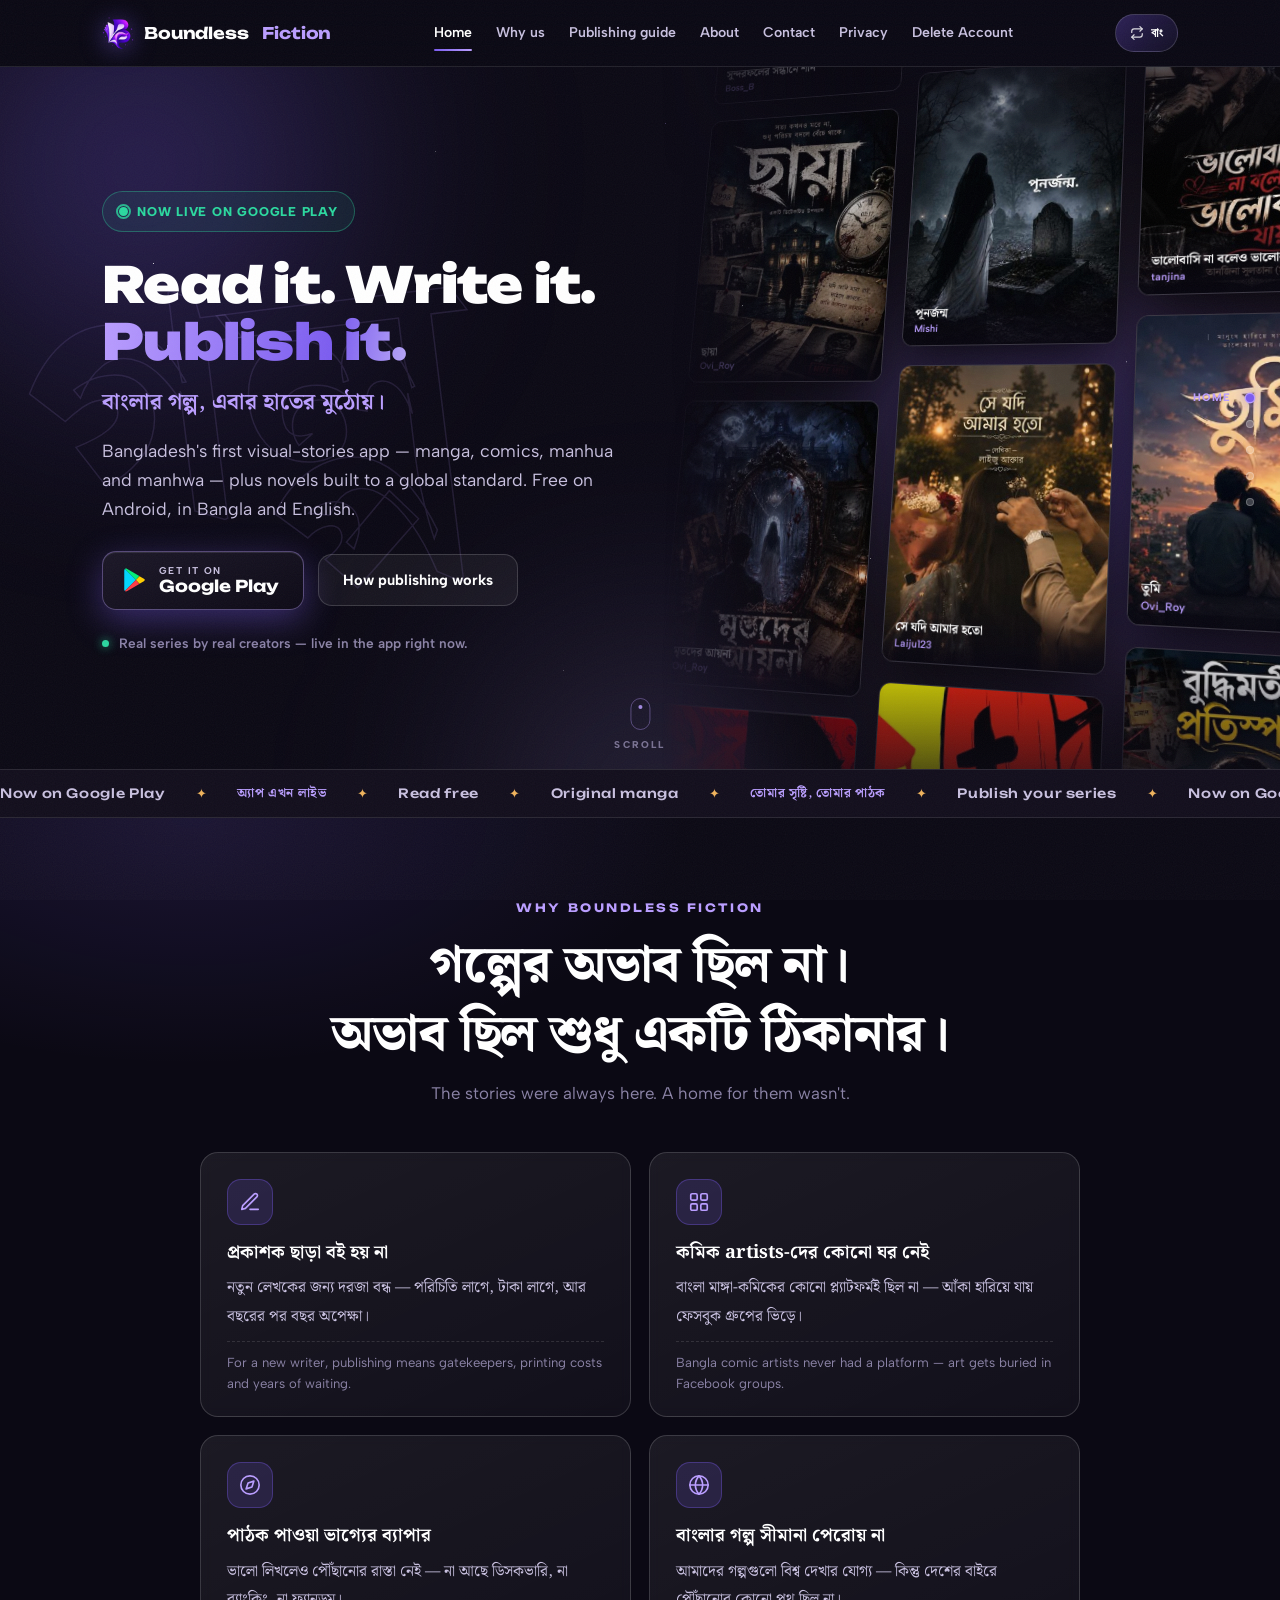
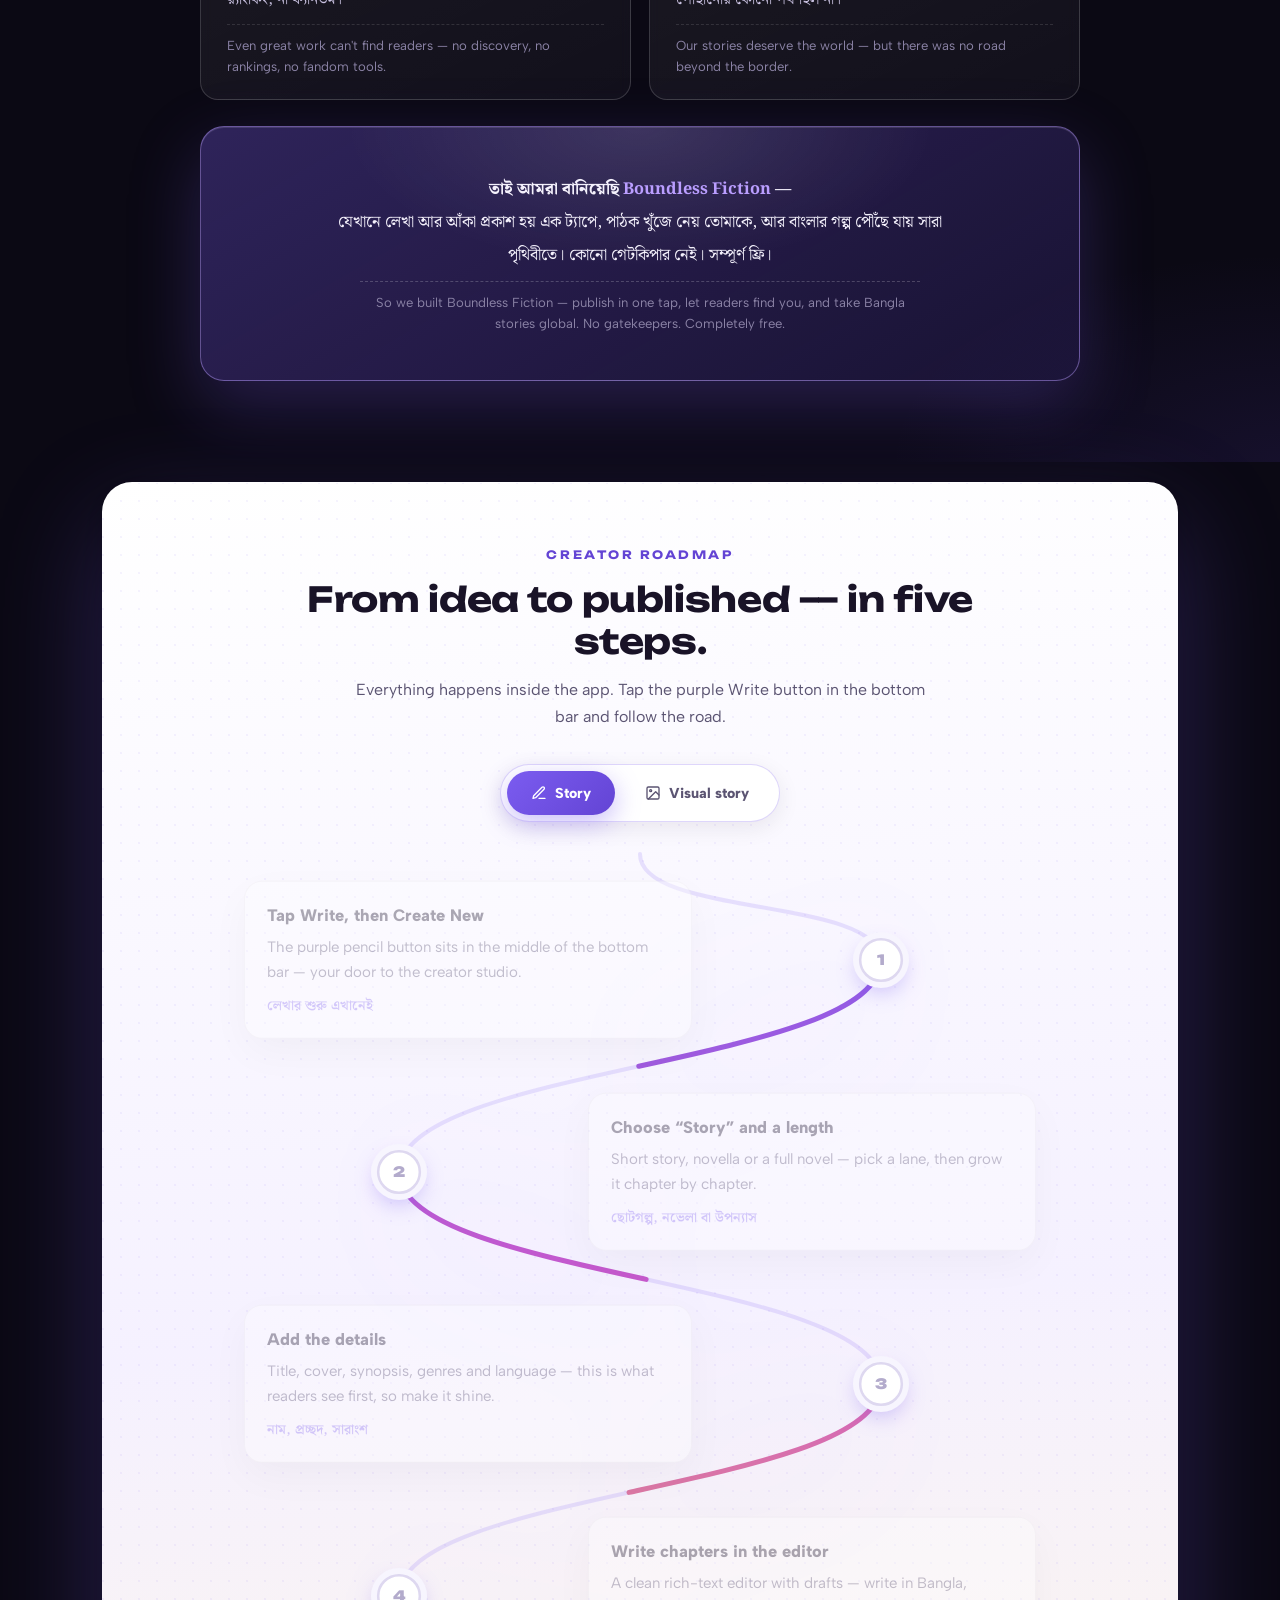
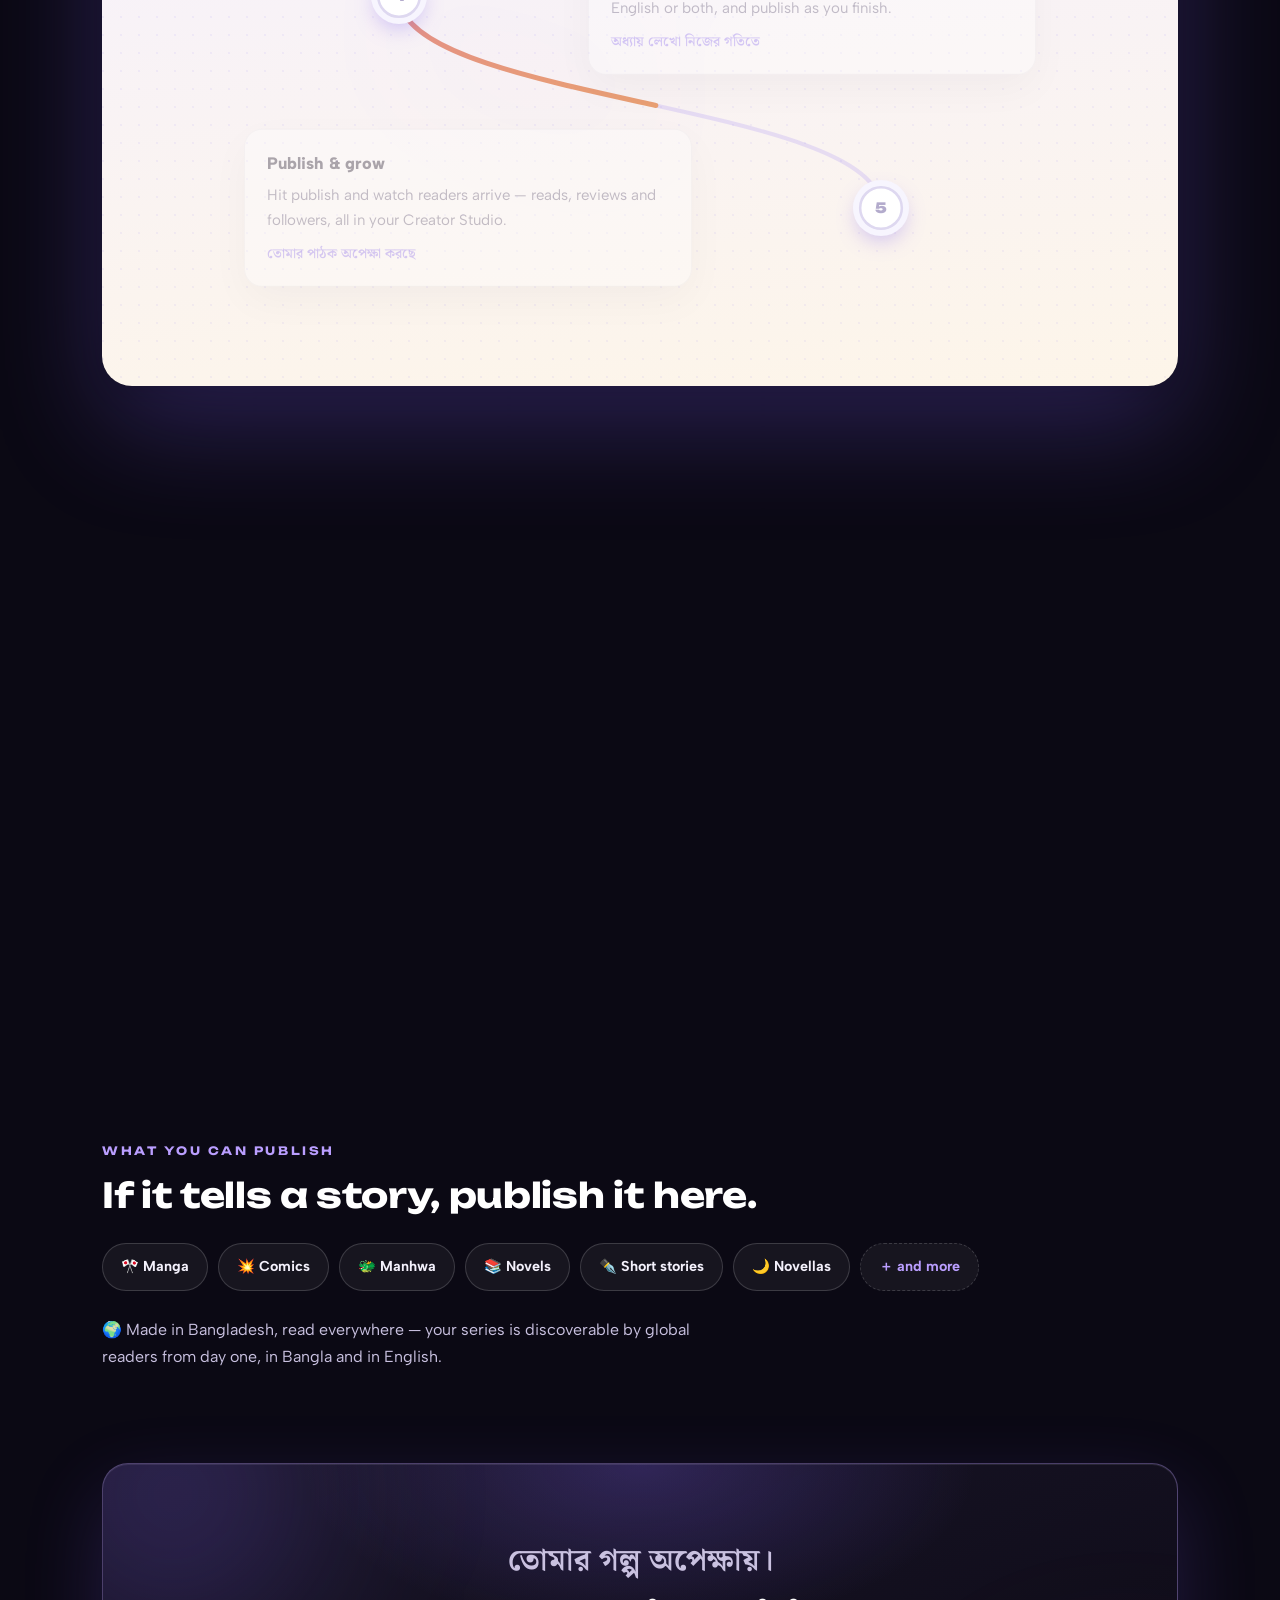
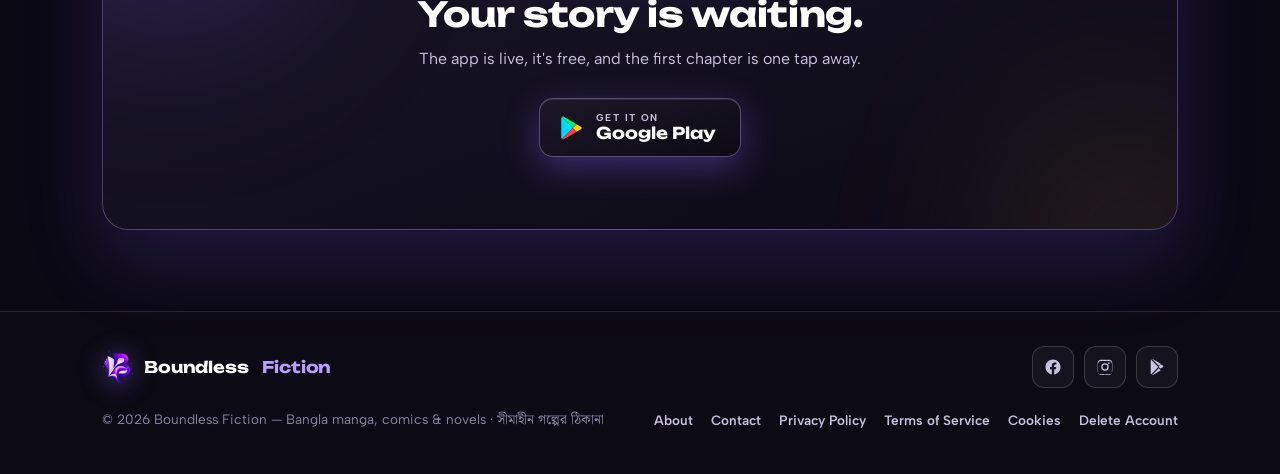
<file: index.html>
<!DOCTYPE html>
<html lang="en">
<head>
<meta charset="UTF-8">
<meta name="viewport" content="width=device-width, initial-scale=1.0">
<title>Boundless Fiction — Bangla Manga, Comics & Novels | Read & Publish Free</title>
<link rel="icon" href="/favicon.ico" sizes="any">
<link rel="icon" type="image/png" sizes="32x32" href="/assets/favicon-32x32.png">
<link rel="icon" type="image/png" sizes="16x16" href="/assets/favicon-16x16.png">
<link rel="apple-touch-icon" sizes="180x180" href="/assets/apple-touch-icon.png">
<meta name="description" content="Boundless Fiction (boundlessfiction) is Bangladesh's first visual-stories app — read Bangla manga, Bangla comics, manhwa and manga novels free, in Bangla and English. Write and publish your own series with the creator studio. Now on Google Play.">
<meta name="robots" content="index, follow, max-image-preview:large, max-snippet:-1">
<link rel="canonical" href="https://boundlessfiction.com/">

<!-- Open Graph (Facebook / WhatsApp / LinkedIn) -->
<meta property="og:type" content="website">
<meta property="og:site_name" content="Boundless Fiction">
<meta property="og:title" content="Boundless Fiction — Bangla Manga, Comics &amp; Novels. Read &amp; Publish Free.">
<meta property="og:description" content="Bangladesh's first visual-stories app — Bangla manga, comics, manhwa and novels, free on Android in Bangla and English. Publish your own series with the creator studio.">
<meta property="og:url" content="https://boundlessfiction.com/">
<meta property="og:image" content="https://boundlessfiction.com/assets/logo.png">
<meta property="og:locale" content="en_US">
<meta property="og:locale:alternate" content="bn_BD">

<!-- Twitter Card -->
<meta name="twitter:card" content="summary_large_image">
<meta name="twitter:title" content="Boundless Fiction — Bangla Manga, Comics &amp; Novels. Read &amp; Publish Free.">
<meta name="twitter:description" content="Bangladesh's first visual-stories app — Bangla manga, comics, manhwa and novels, free on Android in Bangla and English.">
<meta name="twitter:image" content="https://boundlessfiction.com/assets/logo.png">

<meta name="theme-color" content="#7B5CF0">
<script type="application/ld+json">
{
  "@context": "https://schema.org",
  "@graph": [
    {
      "@type": "Organization",
      "name": "Boundless Fiction",
      "alternateName": ["BoundlessFiction", "Boundless Fiction Bangladesh", "বাউন্ডলেস ফিকশন"],
      "url": "https://boundlessfiction.com/",
      "logo": "https://boundlessfiction.com/assets/logo.png",
      "description": "Boundless Fiction is Bangladesh's first visual-stories platform — read and publish Bangla manga, Bangla comics, manhwa and novels in Bangla and English.",
      "sameAs": [
        "https://play.google.com/store/apps/details?id=com.boundlessfiction.app",
        "https://www.facebook.com/BoundlessFiction",
        "https://www.instagram.com/boundlessfictionapp"
      ]
    },
    {
      "@type": "WebSite",
      "name": "Boundless Fiction",
      "alternateName": "boundlessfiction",
      "url": "https://boundlessfiction.com/",
      "inLanguage": ["en", "bn"]
    },
    {
      "@type": "SoftwareApplication",
      "name": "Boundless Fiction",
      "operatingSystem": "Android",
      "applicationCategory": "EntertainmentApplication",
      "url": "https://boundlessfiction.com/",
      "installUrl": "https://play.google.com/store/apps/details?id=com.boundlessfiction.app",
      "keywords": "bangla manga, bangla comics, manga novel, manhwa, manhua, bangla stories, bangladesh manga app",
      "offers": { "@type": "Offer", "price": "0", "priceCurrency": "USD" }
    }
  ]
}
</script>
<link rel="preconnect" href="https://fonts.googleapis.com">
<link rel="preconnect" href="https://fonts.gstatic.com" crossorigin>
<link href="https://fonts.googleapis.com/css2?family=Unbounded:wght@500;700;900&family=Albert+Sans:wght@400;600;700;800&family=Noto+Serif+Bengali:wght@400;600;700;800&display=swap" rel="stylesheet">
<link rel="stylesheet" href="assets/home.css?v=13">
<script defer src="assets/home.js?v=13"></script>
</head>
<body>

<header>
  <div class="wrap nav">
    <a class="logo" href="index.html"><img class="mark" src="assets/logo.png" alt="Boundless Fiction logo">Boundless&nbsp;<em>Fiction</em></a>
    <input type="checkbox" id="menu" class="menu-toggle" hidden aria-hidden="true">
    <div class="nav-right">
      <button class="lang-btn" type="button" aria-label="Switch language">
        <svg viewBox="0 0 24 24" width="14" height="14" fill="none" stroke="currentColor" stroke-width="2" stroke-linecap="round" stroke-linejoin="round" aria-hidden="true"><path d="M17 1l4 4-4 4"/><path d="M3 11V9a4 4 0 0 1 4-4h14"/><path d="M7 23l-4-4 4-4"/><path d="M21 13v2a4 4 0 0 1-4 4H3"/></svg>
        <span class="lang-label">বাং</span>
      </button>
      <label for="menu" class="menu-btn" aria-label="Menu"><span></span><span></span><span></span></label>
    </div>
    <nav class="links">
      <a href="index.html" aria-current="page" data-i18n="nav.home">Home</a>
      <a href="#why" data-i18n="nav.why">Why us</a>
      <a href="#publish" data-i18n="nav.guide">Publishing guide</a>
      <a href="about.html" data-i18n="nav.about">About</a>
      <a href="contact.html" data-i18n="nav.contact">Contact</a>
      <a href="privacy.html" class="hide-sm" data-i18n="nav.privacy">Privacy</a>
      <a href="/delete-account/" class="hide-sm" data-i18n="nav.delete">Delete Account</a>
    </nav>
  </div>
</header>

<!-- flowing petals — the story drifts through the whole page -->
<div class="petals" aria-hidden="true">
  <i style="left:6%;  --t:19s; --d:-3s;  --s:.8"></i>
  <i style="left:14%; --t:24s; --d:-11s; --s:1.1"></i>
  <i style="left:24%; --t:17s; --d:-7s;  --s:.7"></i>
  <i style="left:33%; --t:26s; --d:-19s; --s:1"></i>
  <i style="left:44%; --t:21s; --d:-5s;  --s:.85"></i>
  <i style="left:54%; --t:18s; --d:-14s; --s:.65"></i>
  <i style="left:63%; --t:25s; --d:-9s;  --s:1.15"></i>
  <i style="left:72%; --t:20s; --d:-16s; --s:.75"></i>
  <i style="left:82%; --t:23s; --d:-2s;  --s:.95"></i>
  <i style="left:90%; --t:19s; --d:-12s; --s:.7"></i>
  <i style="left:38%; --t:28s; --d:-22s; --s:.6"></i>
  <i style="left:58%; --t:22s; --d:-18s; --s:.9"></i>
</div>

<nav class="dot-nav" aria-label="Page sections">
  <a href="#top" class="act"><span class="dn-label" data-i18n="nav.home">Home</span><span class="dn-dot"></span></a>
  <a href="#why"><span class="dn-label" data-i18n="nav.why">Why us</span><span class="dn-dot"></span></a>
  <a href="#publish"><span class="dn-label" data-i18n="nav.guide">Publishing guide</span><span class="dn-dot"></span></a>
  <a href="#features"><span class="dn-label" data-i18n="dn.features">Features</span><span class="dn-dot"></span></a>
  <a href="#get-app"><span class="dn-label" data-i18n="dn.app">Get the app</span><span class="dn-dot"></span></a>
</nav>

<main>
  <!-- ── Hero: the night shelf ───────────────────────────────────────── -->
  <section class="hero" id="top">
    <!-- Ambient motion background (pure CSS). To swap in a generated video
         loop (needs Higgsfield credits), drop assets/hero-loop.mp4 + uncomment:
    <video class="hero-video" autoplay muted loop playsinline poster="assets/logo.png">
      <source src="assets/hero-loop.mp4" type="video/mp4">
    </video> -->
    <div class="sky" aria-hidden="true">
      <span class="blob b1"></span><span class="blob b2"></span><span class="blob b3"></span>
      <span class="stars s1"></span><span class="stars s2"></span>
      <span class="shoot sh1"></span><span class="shoot sh2"></span>
    </div>

    <div class="wrap hero-grid">
      <span class="hero-glyph bn-f" aria-hidden="true">গল্প</span>
      <div class="hero-copy">
        <span class="live-badge rv"><span class="dot"></span><span data-i18n="hero.badge">Now live on Google Play</span></span>
        <h1 class="rv" style="--d:.07s">
          <span data-i18n="hero.h1a">Read it. Write it.</span><br>
          <span class="grad" data-i18n="hero.h1b">Publish it.</span>
        </h1>
        <p class="bn-display rv" style="--d:.14s">বাংলার গল্প, এবার হাতের মুঠোয়।</p>
        <p class="lede rv" style="--d:.2s" data-i18n="hero.lede">Bangladesh's first visual-stories app — manga, comics, manhua and manhwa — plus novels built to a global standard. Free on Android, in Bangla and English.</p>
        <div class="cta-row rv" style="--d:.28s">
          <a class="btn-play" href="https://play.google.com/store/apps/details?id=com.boundlessfiction.app" target="_blank" rel="noopener">
            <svg viewBox="0 0 24 24" width="26" height="26" aria-hidden="true"><path fill="#00F076" d="M16.9 8.4 5.8 1.8c-.9-.5-1.7-.5-2.2 0L13.7 12l3.2-3.6z"/><path fill="#00D7FE" d="M3.6 1.8 13.7 12 3.6 22.2c-.4-.4-.6-1-.6-1.7V3.5c0-.7.2-1.3.6-1.7z"/><path fill="#FFCE00" d="M17.1 8.6 13.7 12l3.4 3.4 4-2.3c1.2-.7 1.2-1.5 0-2.2l-4-2.3z"/><path fill="#FF3A44" d="M16.9 15.6 13.7 12 3.6 22.2c.5.5 1.3.5 2.2 0l11.1-6.6z"/></svg>
            <span class="lines"><span class="small" data-i18n="hero.geton">GET IT ON</span><span class="big">Google Play</span></span>
          </a>
          <a class="btn-ghost" href="#publish" data-i18n="hero.how">How publishing works</a>
        </div>
        <p class="hero-note rv" style="--d:.36s"><span class="dot" aria-hidden="true"></span><span data-i18n="hero.note">Real series by real creators — live in the app right now.</span></p>
      </div>
    </div>

    <!-- The night shelf: the whole right side of the screen is a drifting
         3D wall of real covers from the app -->
    <div class="shelf rv" style="--d:.24s" role="img" aria-label="Covers of real series published on Boundless Fiction, drifting across a tilted shelf">
        <div class="shelf-tilt">
          <div class="lane" style="--t:46s">
            <div class="lane-track">
              <div class="set">
                <a class="shelf-card" href="https://play.google.com/store/apps/details?id=com.boundlessfiction.app" target="_blank" rel="noopener" tabindex="-1">
                  <img src="assets/covers/athena-buddhimotir.webp" alt="" width="360" height="480" decoding="async">
                  <span class="plate"><strong class="bn-f">বুদ্ধিমতীর প্রতিস্পর্ধা</strong><em>AthenaAyame</em></span>
                </a>
                <a class="shelf-card" href="https://play.google.com/store/apps/details?id=com.boundlessfiction.app" target="_blank" rel="noopener" tabindex="-1">
                  <img src="assets/covers/bossb-fifth-seal.webp" alt="" width="360" height="540" decoding="async">
                  <span class="plate"><strong>The Fifth Seal</strong><em>Boss_B</em></span>
                </a>
                <a class="shelf-card" href="https://play.google.com/store/apps/details?id=com.boundlessfiction.app" target="_blank" rel="noopener" tabindex="-1">
                  <img src="assets/covers/ovi-chhaya.webp" alt="" width="360" height="480" decoding="async">
                  <span class="plate"><strong class="bn-f">ছায়া</strong><em>Ovi_Roy</em></span>
                </a>
                <a class="shelf-card" href="https://play.google.com/store/apps/details?id=com.boundlessfiction.app" target="_blank" rel="noopener" tabindex="-1">
                  <img src="assets/covers/mishi-punorjonmo.jpg" alt="" width="360" height="480" decoding="async">
                  <span class="plate"><strong class="bn-f">পূনর্জন্ম</strong><em>Mishi</em></span>
                </a>
              </div>
            </div>
          </div>

          <div class="lane rev" style="--t:58s">
            <div class="lane-track">
              <div class="set">
                <a class="shelf-card" href="https://play.google.com/store/apps/details?id=com.boundlessfiction.app" target="_blank" rel="noopener" tabindex="-1">
                  <img src="assets/covers/nill-ogrebane.webp" alt="" width="360" height="540" decoding="async">
                  <span class="plate"><strong>OGREBANE</strong><em>Nill</em></span>
                </a>
                <a class="shelf-card" href="https://play.google.com/store/apps/details?id=com.boundlessfiction.app" target="_blank" rel="noopener" tabindex="-1">
                  <img src="assets/covers/ovi-mritoder-ayna.webp" alt="" width="360" height="480" decoding="async">
                  <span class="plate"><strong class="bn-f">মৃতদের আয়না</strong><em>Ovi_Roy</em></span>
                </a>
                <a class="shelf-card" href="https://play.google.com/store/apps/details?id=com.boundlessfiction.app" target="_blank" rel="noopener" tabindex="-1">
                  <img src="assets/covers/bossb-shundorfol.webp" alt="" width="360" height="540" decoding="async">
                  <span class="plate"><strong class="bn-f">সুন্দরফলের সন্ধানে শান</strong><em>Boss_B</em></span>
                </a>
                <a class="shelf-card" href="https://play.google.com/store/apps/details?id=com.boundlessfiction.app" target="_blank" rel="noopener" tabindex="-1">
                  <img src="assets/covers/ovi-tumi.webp" alt="" width="360" height="480" decoding="async">
                  <span class="plate"><strong class="bn-f">তুমি</strong><em>Ovi_Roy</em></span>
                </a>
              </div>
            </div>
          </div>

          <div class="lane" style="--t:52s">
            <div class="lane-track">
              <div class="set">
                <a class="shelf-card" href="https://play.google.com/store/apps/details?id=com.boundlessfiction.app" target="_blank" rel="noopener" tabindex="-1">
                  <img src="assets/covers/tanjina-bhalobashi.jpg" alt="" width="360" height="480" decoding="async">
                  <span class="plate"><strong class="bn-f">ভালোবাসি না বলেও ভালোবাসা যায়</strong><em>tanjina</em></span>
                </a>
                <a class="shelf-card" href="https://play.google.com/store/apps/details?id=com.boundlessfiction.app" target="_blank" rel="noopener" tabindex="-1">
                  <img src="assets/covers/bossb-adhamanob.webp" alt="" width="360" height="540" decoding="async">
                  <span class="plate"><strong class="bn-f">আধামানব</strong><em>Boss_B</em></span>
                </a>
                <a class="shelf-card" href="https://play.google.com/store/apps/details?id=com.boundlessfiction.app" target="_blank" rel="noopener" tabindex="-1">
                  <img src="assets/covers/laiju-she-jodi.jpg" alt="" width="360" height="480" decoding="async">
                  <span class="plate"><strong class="bn-f">সে যদি আমার হতো</strong><em>Laiju123</em></span>
                </a>
                <a class="shelf-card shelf-cta" href="https://play.google.com/store/apps/details?id=com.boundlessfiction.app" target="_blank" rel="noopener" tabindex="-1">
                  <span class="cta-face">
                    <img src="assets/logo.png" alt="" width="46" height="46">
                    <strong class="bn-f">তোমার গল্প</strong>
                    <em class="bn-f">এই তাকের পরের বইটা তোমার হোক</em>
                  </span>
                </a>
              </div>
            </div>
          </div>
        </div>
      <span class="shelf-fog" aria-hidden="true"></span>
    </div>

    <div class="scroll-cue" aria-hidden="true"><span class="sc-track"><span class="sc-dot"></span></span><span class="sc-label">Scroll</span></div>
  </section>

  <!-- ── Marquee strip ────────────────────────────────────────────────── -->
  <div class="strip" aria-hidden="true">
    <div class="track">
      <span>Now on Google Play</span><span class="star">✦</span>
      <span class="bn-f">অ্যাপ এখন লাইভ</span><span class="star">✦</span>
      <span>Read free</span><span class="star">✦</span>
      <span>Original manga</span><span class="star">✦</span>
      <span class="bn-f">তোমার সৃষ্টি, তোমার পাঠক</span><span class="star">✦</span>
      <span>Publish your series</span><span class="star">✦</span>
      <span>Now on Google Play</span><span class="star">✦</span>
      <span class="bn-f">অ্যাপ এখন লাইভ</span><span class="star">✦</span>
      <span>Read free</span><span class="star">✦</span>
      <span>Original manga</span><span class="star">✦</span>
      <span class="bn-f">তোমার সৃষ্টি, তোমার পাঠক</span><span class="star">✦</span>
      <span>Publish your series</span><span class="star">✦</span>
    </div>
  </div>

  <!-- ── Why Boundless Fiction — the struggle, Bangla first ──────────── -->
  <section class="why section" id="why">
    <div class="wrap">
      <div class="kicker rv" data-i18n="why.kicker">Why Boundless Fiction</div>
      <h2 class="rv bn-lead" style="--d:.06s">গল্পের অভাব ছিল না।<br>অভাব ছিল শুধু একটি ঠিকানার।</h2>
      <p class="why-sub rv" style="--d:.12s" data-i18n="why.sub">The stories were always here. A home for them wasn't.</p>

      <div class="why-grid">
        <article class="why-card rv" style="--d:.08s">
          <div class="w-ic"><svg viewBox="0 0 24 24" width="22" height="22" fill="none" stroke="currentColor" stroke-width="1.8" stroke-linecap="round" stroke-linejoin="round" aria-hidden="true"><path d="M12 20h9"/><path d="M16.5 3.5a2.121 2.121 0 0 1 3 3L7 19l-4 1 1-4L16.5 3.5z"/></svg></div>
          <h3 class="bn-f">প্রকাশক ছাড়া বই হয় না</h3>
          <p class="bn-f">নতুন লেখকের জন্য দরজা বন্ধ — পরিচিতি লাগে, টাকা লাগে, আর বছরের পর বছর অপেক্ষা।</p>
          <p class="w-en">For a new writer, publishing means gatekeepers, printing costs and years of waiting.</p>
        </article>
        <article class="why-card rv" style="--d:.16s">
          <div class="w-ic"><svg viewBox="0 0 24 24" width="22" height="22" fill="none" stroke="currentColor" stroke-width="1.8" stroke-linecap="round" stroke-linejoin="round" aria-hidden="true"><rect x="3" y="3" width="7" height="7" rx="1.5"/><rect x="14" y="3" width="7" height="7" rx="1.5"/><rect x="14" y="14" width="7" height="7" rx="1.5"/><rect x="3" y="14" width="7" height="7" rx="1.5"/></svg></div>
          <h3 class="bn-f">কমিক artists-দের কোনো ঘর নেই</h3>
          <p class="bn-f">বাংলা মাঙ্গা-কমিকের কোনো প্ল্যাটফর্মই ছিল না — আঁকা হারিয়ে যায় ফেসবুক গ্রুপের ভিড়ে।</p>
          <p class="w-en">Bangla comic artists never had a platform — art gets buried in Facebook groups.</p>
        </article>
        <article class="why-card rv" style="--d:.24s">
          <div class="w-ic"><svg viewBox="0 0 24 24" width="22" height="22" fill="none" stroke="currentColor" stroke-width="1.8" stroke-linecap="round" stroke-linejoin="round" aria-hidden="true"><circle cx="12" cy="12" r="10"/><polygon points="16.24 7.76 14.12 14.12 7.76 16.24 9.88 9.88"/></svg></div>
          <h3 class="bn-f">পাঠক পাওয়া ভাগ্যের ব্যাপার</h3>
          <p class="bn-f">ভালো লিখলেও পৌঁছানোর রাস্তা নেই — না আছে ডিসকভারি, না র‍্যাংকিং, না ফ্যানডম।</p>
          <p class="w-en">Even great work can't find readers — no discovery, no rankings, no fandom tools.</p>
        </article>
        <article class="why-card rv" style="--d:.32s">
          <div class="w-ic"><svg viewBox="0 0 24 24" width="22" height="22" fill="none" stroke="currentColor" stroke-width="1.8" stroke-linecap="round" stroke-linejoin="round" aria-hidden="true"><circle cx="12" cy="12" r="10"/><path d="M2 12h20"/><path d="M12 2a15.3 15.3 0 0 1 4 10 15.3 15.3 0 0 1-4 10 15.3 15.3 0 0 1-4-10 15.3 15.3 0 0 1 4-10z"/></svg></div>
          <h3 class="bn-f">বাংলার গল্প সীমানা পেরোয় না</h3>
          <p class="bn-f">আমাদের গল্পগুলো বিশ্ব দেখার যোগ্য — কিন্তু দেশের বাইরে পৌঁছানোর কোনো পথ ছিল না।</p>
          <p class="w-en">Our stories deserve the world — but there was no road beyond the border.</p>
        </article>
      </div>

      <div class="why-answer rv" style="--d:.1s">
        <p class="bn-f big">তাই আমরা বানিয়েছি <strong>Boundless Fiction</strong> —</p>
        <p class="bn-f">যেখানে লেখা আর আঁকা প্রকাশ হয় এক ট্যাপে, পাঠক খুঁজে নেয় তোমাকে, আর বাংলার গল্প পৌঁছে যায় সারা পৃথিবীতে। কোনো গেটকিপার নেই। সম্পূর্ণ ফ্রি।</p>
        <p class="w-en" data-i18n="why.answerEn">So we built Boundless Fiction — publish in one tap, let readers find you, and take Bangla stories global. No gatekeepers. Completely free.</p>
      </div>
    </div>
  </section>

  <!-- ── Publishing roadmap — the snake ───────────────────────────────── -->
  <section class="roadmap section" id="publish">
    <div class="wrap">
      <div class="road-card">
        <div class="kicker rv" data-i18n="map.kicker">Creator roadmap</div>
        <h2 class="rv" style="--d:.06s" data-i18n="map.h2">From idea to published — in five steps.</h2>
        <p class="section-lede rv" style="--d:.12s" data-i18n="map.lede">Everything happens inside the app. Tap the purple Write button in the bottom bar and follow the road.</p>

        <div class="tabs rv" style="--d:.18s" role="tablist" aria-label="Publishing tracks">
          <button class="tab" id="tab-story" type="button" role="tab" aria-selected="true" aria-controls="track-story"><svg class="t-ic" viewBox="0 0 24 24" width="16" height="16" fill="none" stroke="currentColor" stroke-width="2" stroke-linecap="round" stroke-linejoin="round" aria-hidden="true"><path d="M12 20h9"/><path d="M16.5 3.5a2.121 2.121 0 0 1 3 3L7 19l-4 1 1-4L16.5 3.5z"/></svg><span data-i18n="map.tabStory">Story</span></button>
          <button class="tab" id="tab-visual" type="button" role="tab" aria-selected="false" aria-controls="track-visual"><svg class="t-ic" viewBox="0 0 24 24" width="16" height="16" fill="none" stroke="currentColor" stroke-width="2" stroke-linecap="round" stroke-linejoin="round" aria-hidden="true"><rect x="3" y="3" width="18" height="18" rx="2"/><circle cx="8.5" cy="8.5" r="1.5"/><path d="m21 15-5-5L5 21"/></svg><span data-i18n="map.tabVisual">Visual story</span></button>
        </div>

        <!-- Story track -->
        <div class="track" id="track-story" role="tabpanel" aria-labelledby="tab-story">
          <h3 class="track-title" data-i18n="map.storyTitle">Publish a written story</h3>
          <div class="snake">
            <svg class="snake-path" viewBox="0 0 100 100" preserveAspectRatio="none" aria-hidden="true">
              <defs>
                <linearGradient id="flowGradS" x1="0" y1="0" x2="0" y2="1">
                  <stop offset="0" stop-color="#7b5cf0"/>
                  <stop offset="0.5" stop-color="#cf59c8"/>
                  <stop offset="1" stop-color="#f0b35c"/>
                </linearGradient>
              </defs>
              <path class="rail" d="M 50 0 C 50 6 78 4 78 10 C 78 20 22 20 22 30 C 22 40 78 40 78 50 C 78 60 22 60 22 70 C 22 80 78 80 78 90" pathLength="100"/>
              <path class="flow" stroke="url(#flowGradS)" d="M 50 0 C 50 6 78 4 78 10 C 78 20 22 20 22 30 C 22 40 78 40 78 50 C 78 60 22 60 22 70 C 22 80 78 80 78 90" pathLength="100"/>
            </svg>            <ol class="stops">
              <li class="stop right" style="--y:10%; --d:.15s; --nc:#7b5cf0; --ncs:rgba(123,92,240,.16)">
                <span class="node">1</span>
                <div class="step">
                  <strong data-i18n="s1.t">Tap Write, then Create New</strong>
                  <p data-i18n="s1.p">The purple pencil button sits in the middle of the bottom bar — your door to the creator studio.</p>
                  <span class="bn-echo">লেখার শুরু এখানেই</span>
                </div>
              </li>
              <li class="stop left" style="--y:30%; --d:.35s; --nc:#a55ce8; --ncs:rgba(165,92,232,.16)">
                <span class="node">2</span>
                <div class="step">
                  <strong data-i18n="s2.t">Choose “Story” and a length</strong>
                  <p data-i18n="s2.p">Short story, novella or a full novel — pick a lane, then grow it chapter by chapter.</p>
                  <span class="bn-echo">ছোটগল্প, নভেলা বা উপন্যাস</span>
                </div>
              </li>
              <li class="stop right" style="--y:50%; --d:.55s; --nc:#cf59c8; --ncs:rgba(207,89,200,.16)">
                <span class="node">3</span>
                <div class="step">
                  <strong data-i18n="s3.t">Add the details</strong>
                  <p data-i18n="s3.p">Title, cover, synopsis, genres and language — this is what readers see first, so make it shine.</p>
                  <span class="bn-echo">নাম, প্রচ্ছদ, সারাংশ</span>
                </div>
              </li>
              <li class="stop left" style="--y:70%; --d:.75s; --nc:#e86aa0; --ncs:rgba(232,106,160,.16)">
                <span class="node">4</span>
                <div class="step">
                  <strong data-i18n="s4.t">Write chapters in the editor</strong>
                  <p data-i18n="s4.p">A clean rich-text editor with drafts — write in Bangla, English or both, and publish as you finish.</p>
                  <span class="bn-echo">অধ্যায় লেখো নিজের গতিতে</span>
                </div>
              </li>
              <li class="stop right" style="--y:90%; --d:.95s; --nc:#f0b35c; --ncs:rgba(240,179,92,.2)">
                <span class="node">5</span>
                <div class="step">
                  <strong data-i18n="s5.t">Publish &amp; grow</strong>
                  <p data-i18n="s5.p">Hit publish and watch readers arrive — reads, reviews and followers, all in your Creator Studio.</p>
                  <span class="bn-echo">তোমার পাঠক অপেক্ষা করছে</span>
                </div>
              </li>
            </ol>
          </div>
        </div>

        <!-- Visual track -->
        <div class="track" id="track-visual" role="tabpanel" aria-labelledby="tab-visual" hidden>
          <h3 class="track-title" data-i18n="map.visualTitle">Publish a visual story</h3>
          <div class="snake">
            <svg class="snake-path" viewBox="0 0 100 100" preserveAspectRatio="none" aria-hidden="true">
              <defs>
                <linearGradient id="flowGradV" x1="0" y1="0" x2="0" y2="1">
                  <stop offset="0" stop-color="#7b5cf0"/>
                  <stop offset="0.5" stop-color="#cf59c8"/>
                  <stop offset="1" stop-color="#f0b35c"/>
                </linearGradient>
              </defs>
              <path class="rail" d="M 50 0 C 50 6 78 4 78 10 C 78 20 22 20 22 30 C 22 40 78 40 78 50 C 78 60 22 60 22 70 C 22 80 78 80 78 90" pathLength="100"/>
              <path class="flow" stroke="url(#flowGradV)" d="M 50 0 C 50 6 78 4 78 10 C 78 20 22 20 22 30 C 22 40 78 40 78 50 C 78 60 22 60 22 70 C 22 80 78 80 78 90" pathLength="100"/>
            </svg>            <ol class="stops">
              <li class="stop right" style="--y:10%; --d:.15s; --nc:#7b5cf0; --ncs:rgba(123,92,240,.16)">
                <span class="node">1</span>
                <div class="step">
                  <strong data-i18n="v1.t">Tap Write, then Create New</strong>
                  <p data-i18n="v1.p">Same purple pencil button — manga, manhwa and comics start from the exact same door.</p>
                  <span class="bn-echo">artists-দের জন্যও একই দরজা</span>
                </div>
              </li>
              <li class="stop left" style="--y:30%; --d:.35s; --nc:#a55ce8; --ncs:rgba(165,92,232,.16)">
                <span class="node">2</span>
                <div class="step">
                  <strong data-i18n="v2.t">Pick your format</strong>
                  <p data-i18n="v2.p">Manga, manhwa or comic — the reading direction (right-to-left, vertical scroll, page flip) sets itself.</p>
                  <span class="bn-echo">মাঙ্গা, মানহুয়া বা কমিক</span>
                </div>
              </li>
              <li class="stop right" style="--y:50%; --d:.55s; --nc:#cf59c8; --ncs:rgba(207,89,200,.16)">
                <span class="node">3</span>
                <div class="step">
                  <strong data-i18n="v3.t">Add the details</strong>
                  <p data-i18n="v3.p">Title, cover art, synopsis, genres and language — your cover is your poster, give it your best panel.</p>
                  <span class="bn-echo">প্রচ্ছদই তোমার পোস্টার</span>
                </div>
              </li>
              <li class="stop left" style="--y:70%; --d:.75s; --nc:#e86aa0; --ncs:rgba(232,106,160,.16)">
                <span class="node">4</span>
                <div class="step">
                  <strong data-i18n="v4.t">Upload chapter pages</strong>
                  <p data-i18n="v4.p">Add page images for each chapter in order — reorder anytime, preview exactly what readers will see.</p>
                  <span class="bn-echo">পাতায় পাতায় তোমার আঁকা</span>
                </div>
              </li>
              <li class="stop right" style="--y:90%; --d:.95s; --nc:#f0b35c; --ncs:rgba(240,179,92,.2)">
                <span class="node">5</span>
                <div class="step">
                  <strong data-i18n="v5.t">Publish &amp; grow</strong>
                  <p data-i18n="v5.p">Go live and build a fandom — rankings, comments and followers, all in your Creator Studio.</p>
                  <span class="bn-echo">বাড়ুক তোমার ফ্যানডম</span>
                </div>
              </li>
            </ol>
          </div>
        </div>
      </div>
    </div>
  </section>

  <!-- ── Feature trio ─────────────────────────────────────────────────── -->
  <section class="panels section" id="features">
    <div class="wrap">
      <div class="kicker rv" data-i18n="feat.kicker">One app, three doors</div>
      <h2 class="rv" style="--d:.06s" data-i18n="feat.h2">Read without limits. Create without gatekeepers.</h2>
      <div class="grid">
        <article class="panel rv" style="--d:.1s">
          <div class="ic"><svg viewBox="0 0 24 24" width="22" height="22" fill="none" stroke="currentColor" stroke-width="1.8" stroke-linecap="round" stroke-linejoin="round" aria-hidden="true"><path d="M2 3h6a4 4 0 0 1 4 4v14a3 3 0 0 0-3-3H2z"/><path d="M22 3h-6a4 4 0 0 0-4 4v14a3 3 0 0 1 3-3h7z"/></svg></div>
          <h3 data-i18n="feat.readT">Read without limits</h3>
          <p data-i18n="feat.readP">Manga, manhwa, comics and written fiction — vertical scroll or page-flip, light, dark and sepia modes, built to feel fast on any phone.</p>
          <span class="bn-echo">পড়ো মন খুলে</span>
        </article>
        <article class="panel rv" style="--d:.18s">
          <div class="ic"><svg viewBox="0 0 24 24" width="22" height="22" fill="none" stroke="currentColor" stroke-width="1.8" stroke-linecap="round" stroke-linejoin="round" aria-hidden="true"><path d="M12 19l7-7 3 3-7 7-3-3z"/><path d="M18 13l-1.5-7.5L2 2l3.5 14.5L13 18l5-5z"/><path d="M2 2l7.586 7.586"/><circle cx="11" cy="11" r="2"/></svg></div>
          <h3 data-i18n="feat.createT">Create &amp; publish</h3>
          <p data-i18n="feat.createP">A creator studio in your pocket: write chapters, upload pages and build a series — no publisher between your story and its readers. <a class="in-link" href="#publish" data-i18n="feat.createLink">See the roadmap →</a></p>
          <span class="bn-echo">লেখো নিজের গল্প</span>
        </article>
        <article class="panel rv" style="--d:.26s">
          <div class="ic"><svg viewBox="0 0 24 24" width="22" height="22" fill="none" stroke="currentColor" stroke-width="1.8" stroke-linecap="round" stroke-linejoin="round" aria-hidden="true"><path d="M17 21v-2a4 4 0 0 0-4-4H5a4 4 0 0 0-4 4v2"/><circle cx="9" cy="7" r="4"/><path d="M23 21v-2a4 4 0 0 0-3-3.87"/><path d="M16 3.13a4 4 0 0 1 0 7.75"/></svg></div>
          <h3 data-i18n="feat.growT">Grow a fandom</h3>
          <p data-i18n="feat.growP">Followers, reviews, comments and rankings — a community made for Bengali storytellers, where local creators come first.</p>
          <span class="bn-echo">বাড়ুক তোমার পাঠক</span>
        </article>
      </div>
    </div>
  </section>

  <!-- ── Formats ──────────────────────────────────────────────────────── -->
  <section class="formats section">
    <div class="wrap">
      <div class="kicker rv" data-i18n="fmt.kicker">What you can publish</div>
      <h2 class="rv" style="--d:.06s" data-i18n="fmt.h2">If it tells a story, publish it here.</h2>
      <div class="chips rv" style="--d:.12s">
        <span class="chip">🎌 Manga</span>
        <span class="chip">💥 Comics</span>
        <span class="chip">🐲 Manhwa</span>
        <span class="chip">📚 Novels</span>
        <span class="chip">✒️ Short stories</span>
        <span class="chip">🌙 Novellas</span>
        <span class="chip more">＋ and more</span>
      </div>
      <p class="globe-line rv" style="--d:.18s" data-i18n="fmt.globe">🌍 Made in Bangladesh, read everywhere — your series is discoverable by global readers from day one, in Bangla and in English.</p>
    </div>
  </section>

  <!-- ── Final CTA ────────────────────────────────────────────────────── -->
  <section class="cta-band section" id="get-app">
    <div class="wrap">
      <div class="band rv">
        <p class="bn-display big">তোমার গল্প অপেক্ষায়।</p>
        <h2 data-i18n="cta.h2">Your story is waiting.</h2>
        <p data-i18n="cta.p">The app is live, it's free, and the first chapter is one tap away.</p>
        <a class="btn-play" href="https://play.google.com/store/apps/details?id=com.boundlessfiction.app" target="_blank" rel="noopener">
          <svg viewBox="0 0 24 24" width="26" height="26" aria-hidden="true"><path fill="#00F076" d="M16.9 8.4 5.8 1.8c-.9-.5-1.7-.5-2.2 0L13.7 12l3.2-3.6z"/><path fill="#00D7FE" d="M3.6 1.8 13.7 12 3.6 22.2c-.4-.4-.6-1-.6-1.7V3.5c0-.7.2-1.3.6-1.7z"/><path fill="#FFCE00" d="M17.1 8.6 13.7 12l3.4 3.4 4-2.3c1.2-.7 1.2-1.5 0-2.2l-4-2.3z"/><path fill="#FF3A44" d="M16.9 15.6 13.7 12 3.6 22.2c.5.5 1.3.5 2.2 0l11.1-6.6z"/></svg>
          <span class="lines"><span class="small" data-i18n="hero.geton2">GET IT ON</span><span class="big">Google Play</span></span>
        </a>
      </div>
    </div>
  </section>
</main>

<footer>
  <div class="wrap foot">
    <div class="foot-top">
      <a class="logo" href="index.html"><img class="mark" src="assets/logo.png" alt="Boundless Fiction logo">Boundless&nbsp;<em>Fiction</em></a>
      <div class="socials">
        <a href="https://www.facebook.com/BoundlessFiction?mibextid=rS40aB7S9Ucbxw6v" target="_blank" rel="noopener" aria-label="Boundless Fiction on Facebook">
          <svg viewBox="0 0 24 24" width="18" height="18" aria-hidden="true"><path fill="currentColor" d="M22 12.06C22 6.5 17.52 2 12 2S2 6.5 2 12.06c0 5.02 3.66 9.18 8.44 9.94v-7.03H7.9v-2.9h2.54V9.85c0-2.5 1.5-3.9 3.77-3.9 1.1 0 2.24.2 2.24.2v2.46H15.2c-1.24 0-1.63.77-1.63 1.56v1.88h2.78l-.45 2.9h-2.33V22c4.78-.76 8.43-4.92 8.43-9.94z"/></svg>
        </a>
        <a href="https://www.instagram.com/boundlessfictionapp" target="_blank" rel="noopener" aria-label="Boundless Fiction on Instagram">
          <svg viewBox="0 0 24 24" width="18" height="18" aria-hidden="true"><path fill="currentColor" d="M12 2.2c3.2 0 3.58.01 4.84.07 1.17.05 1.8.25 2.23.41.56.22.96.48 1.38.9.42.42.68.82.9 1.38.16.42.36 1.06.41 2.23.06 1.26.07 1.64.07 4.84s-.01 3.58-.07 4.84c-.05 1.17-.25 1.8-.41 2.23a3.7 3.7 0 0 1-.9 1.38c-.42.42-.82.68-1.38.9-.42.16-1.06.36-2.23.41-1.26.06-1.64.07-4.84.07s-3.58-.01-4.84-.07c-1.17-.05-1.8-.25-2.23-.41a3.7 3.7 0 0 1-1.38-.9 3.7 3.7 0 0 1-.9-1.38c-.16-.42-.36-1.06-.41-2.23C2.21 15.6 2.2 15.22 2.2 12s.01-3.58.07-4.84c.05-1.17.25-1.8.41-2.23.22-.56.48-.96.9-1.38.42-.42.82-.68 1.38-.9.42-.16 1.06-.36 2.23-.41C8.42 2.21 8.8 2.2 12 2.2m0 1.76c-3.15 0-3.52.01-4.76.07-1.08.05-1.66.23-2.05.38-.51.2-.88.44-1.26.82-.38.38-.62.75-.82 1.26-.15.39-.33.97-.38 2.05-.06 1.24-.07 1.61-.07 4.76s.01 3.52.07 4.76c.05 1.08.23 1.66.38 2.05.2.51.44.88.82 1.26.38.38.75.62 1.26.82.39.15.97.33 2.05.38 1.24.06 1.61.07 4.76.07s3.52-.01 4.76-.07c1.08-.05 1.66-.23 2.05-.38.51-.2.88-.44 1.26-.82.38-.38.62-.75.82-1.26.15-.39.33-.97.38-2.05.06-1.24.07-1.61.07-4.76s-.01-3.52-.07-4.76c-.05-1.08-.23-1.66-.38-2.05-.2-.51-.44-.88-.82-1.26a3.4 3.4 0 0 0-1.26-.82c-.39-.15-.97-.33-2.05-.38-1.24-.06-1.61-.07-4.76-.07m0 3.06a5 5 0 1 1 0 10 5 5 0 0 1 0-10m0 1.76a3.24 3.24 0 1 0 0 6.48 3.24 3.24 0 0 0 0-6.48M17.2 5.6a1.17 1.17 0 1 1 0 2.34 1.17 1.17 0 0 1 0-2.34"/></svg>
        </a>
        <a href="https://play.google.com/store/apps/details?id=com.boundlessfiction.app" target="_blank" rel="noopener" aria-label="Boundless Fiction on Google Play">
          <svg viewBox="0 0 24 24" width="18" height="18" aria-hidden="true"><path fill="currentColor" d="M4.1 1.9 13.7 12 4.1 22.1c-.3-.3-.5-.8-.5-1.4V3.3c0-.6.2-1.1.5-1.4zm1.5-.6c.3-.1.7 0 1.1.2l10.3 6.1-2.6 2.7L5.6 1.3zm11.2 6.9 2.9 1.7c1.1.7 1.1 1.7 0 2.4l-2.9 1.7L13.9 12l2.9-3.8zM6.7 22.5c-.4.2-.8.3-1.1.2l8.8-9 2.6 2.7-10.3 6.1z"/></svg>
        </a>
      </div>
    </div>
    <div class="foot-bottom">
      <div class="copy">© 2026 Boundless Fiction — Bangla manga, comics &amp; novels · <span class="bn-f">সীমাহীন গল্পের ঠিকানা</span></div>
      <div class="links">
        <a href="about.html" data-i18n="nav.about">About</a>
        <a href="contact.html" data-i18n="nav.contact">Contact</a>
        <a href="privacy.html" data-i18n="foot.privacy">Privacy Policy</a>
        <a href="terms.html" data-i18n="foot.terms">Terms of Service</a>
        <a href="cookies.html" data-i18n="foot.cookies">Cookies</a>
        <a href="/delete-account/" data-i18n="nav.delete">Delete Account</a>
      </div>
    </div>
  </div>
</footer>

</body>
</html>
</file>
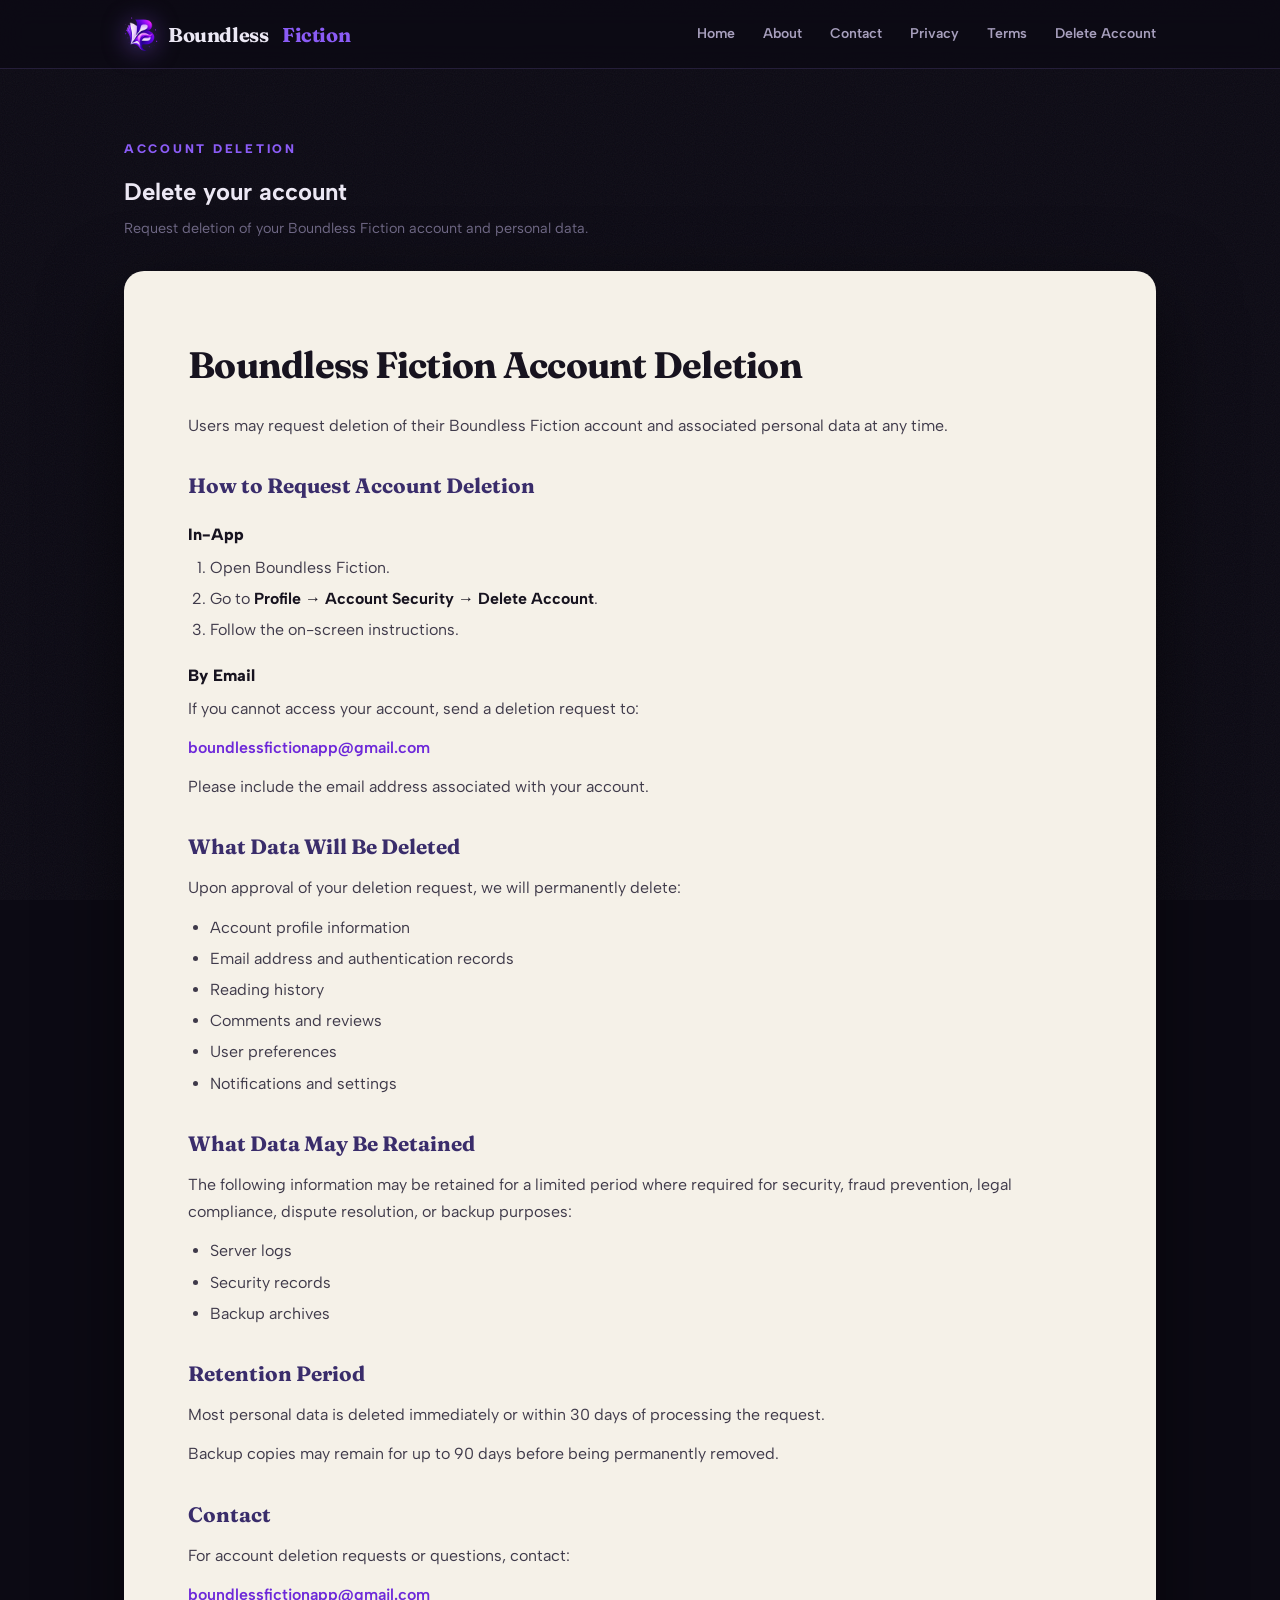
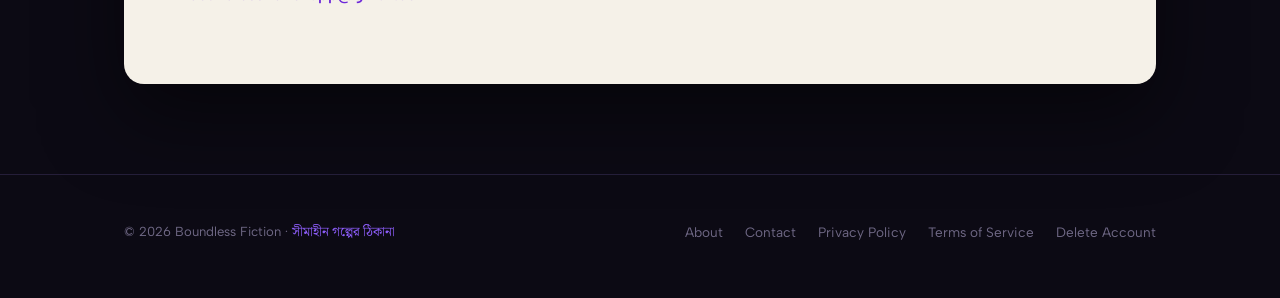
<file: delete-account/index.html>
<!DOCTYPE html>
<html lang="en">
<head>
<meta charset="UTF-8">
<meta name="viewport" content="width=device-width, initial-scale=1.0">
<title>Delete Account — Boundless Fiction</title>
<link rel="icon" href="/favicon.ico" sizes="any">
<link rel="icon" type="image/png" sizes="32x32" href="/assets/favicon-32x32.png">
<link rel="icon" type="image/png" sizes="16x16" href="/assets/favicon-16x16.png">
<link rel="apple-touch-icon" sizes="180x180" href="/assets/apple-touch-icon.png">
<meta name="description" content="How to request deletion of your Boundless Fiction account and personal data, what is deleted, what may be retained, and retention periods.">
<meta name="robots" content="index, follow">
<link rel="canonical" href="https://boundlessfiction.com/delete-account/">
<link rel="preconnect" href="https://fonts.googleapis.com">
<link rel="preconnect" href="https://fonts.gstatic.com" crossorigin>
<link href="https://fonts.googleapis.com/css2?family=Fraunces:ital,wght@0,400;0,600;0,700;1,400;1,600;1,700&family=Albert+Sans:wght@400;600;700;800&family=Noto+Serif+Bengali:wght@600;700;800&display=swap" rel="stylesheet">
<link rel="stylesheet" href="/assets/style.css?v=3">
<style>
  /* Scoped typography for the legal content inside the light paper card. */
  .paper .doc h1 { font-family: "Fraunces", Georgia, serif; font-size: clamp(1.7rem, 4vw, 2.3rem); color: #17131f; margin: 0 0 16px; letter-spacing: -0.02em; }
  .paper .doc h2 { font-family: "Fraunces", Georgia, serif; font-size: 1.3rem; color: #3a2d6b; margin: 30px 0 10px; }
  .paper .doc h3 { font-family: "Albert Sans", sans-serif; font-size: 1.02rem; font-weight: 800; color: #17131f; margin: 18px 0 6px; }
  .paper .doc p { color: #3f3a4a; line-height: 1.7; margin: 0 0 12px; }
  .paper .doc ul, .paper .doc ol { color: #3f3a4a; line-height: 1.7; margin: 0 0 12px; padding-left: 22px; }
  .paper .doc li { margin: 4px 0; }
  .paper .doc a { color: #6d28d9; font-weight: 600; word-break: break-word; }
  .paper .doc strong { color: #17131f; }
</style>
</head>
<body>

<header>
  <div class="wrap nav">
    <a class="logo" href="/index.html"><img class="mark" src="/assets/logo.png" alt="">Boundless&nbsp;<em>Fiction</em></a>
    <input type="checkbox" id="menu" class="menu-toggle" hidden aria-hidden="true">
    <label for="menu" class="menu-btn" aria-label="Menu"><span></span><span></span><span></span></label>
    <nav class="links">
      <a href="/index.html">Home</a>
      <a href="/about.html">About</a>
      <a href="/contact.html">Contact</a>
      <a href="/privacy.html" class="hide-sm">Privacy</a>
      <a href="/terms.html" class="hide-sm">Terms</a>
      <a href="/delete-account/" class="hide-sm">Delete Account</a>
    </nav>
  </div>
</header>

<main>
  <section class="paper-wrap">
    <div class="wrap">
      <div class="paper-title">
        <div class="kicker">Account Deletion</div>
        <h2>Delete your account</h2>
        <p>Request deletion of your Boundless Fiction account and personal data.</p>
      </div>
      <div class="paper">
        <div class="doc">
          <h1>Boundless Fiction Account Deletion</h1>
          <p>Users may request deletion of their Boundless Fiction account and
             associated personal data at any time.</p>

          <h2>How to Request Account Deletion</h2>

          <h3>In-App</h3>
          <ol>
            <li>Open Boundless Fiction.</li>
            <li>Go to <strong>Profile → Account Security → Delete Account</strong>.</li>
            <li>Follow the on-screen instructions.</li>
          </ol>

          <h3>By Email</h3>
          <p>If you cannot access your account, send a deletion request to:</p>
          <p><a href="mailto:boundlessfictionapp@gmail.com">boundlessfictionapp@gmail.com</a></p>
          <p>Please include the email address associated with your account.</p>

          <h2>What Data Will Be Deleted</h2>
          <p>Upon approval of your deletion request, we will permanently delete:</p>
          <ul>
            <li>Account profile information</li>
            <li>Email address and authentication records</li>
            <li>Reading history</li>
            <li>Comments and reviews</li>
            <li>User preferences</li>
            <li>Notifications and settings</li>
          </ul>

          <h2>What Data May Be Retained</h2>
          <p>The following information may be retained for a limited period where
             required for security, fraud prevention, legal compliance, dispute
             resolution, or backup purposes:</p>
          <ul>
            <li>Server logs</li>
            <li>Security records</li>
            <li>Backup archives</li>
          </ul>

          <h2>Retention Period</h2>
          <p>Most personal data is deleted immediately or within 30 days of
             processing the request.</p>
          <p>Backup copies may remain for up to 90 days before being permanently
             removed.</p>

          <h2>Contact</h2>
          <p>For account deletion requests or questions, contact:</p>
          <p><a href="mailto:boundlessfictionapp@gmail.com">boundlessfictionapp@gmail.com</a></p>
        </div>
      </div>
    </div>
  </section>
</main>

<footer>
  <div class="wrap foot">
    <div class="copy">© 2026 Boundless Fiction · <span class="bn">সীমাহীন গল্পের ঠিকানা</span></div>
    <div class="links">
      <a href="/about.html">About</a>
      <a href="/contact.html">Contact</a>
      <a href="/privacy.html">Privacy Policy</a>
      <a href="/terms.html">Terms of Service</a>
      <a href="/delete-account/">Delete Account</a>
    </div>
  </div>
</footer>

</body>
</html>
</file>
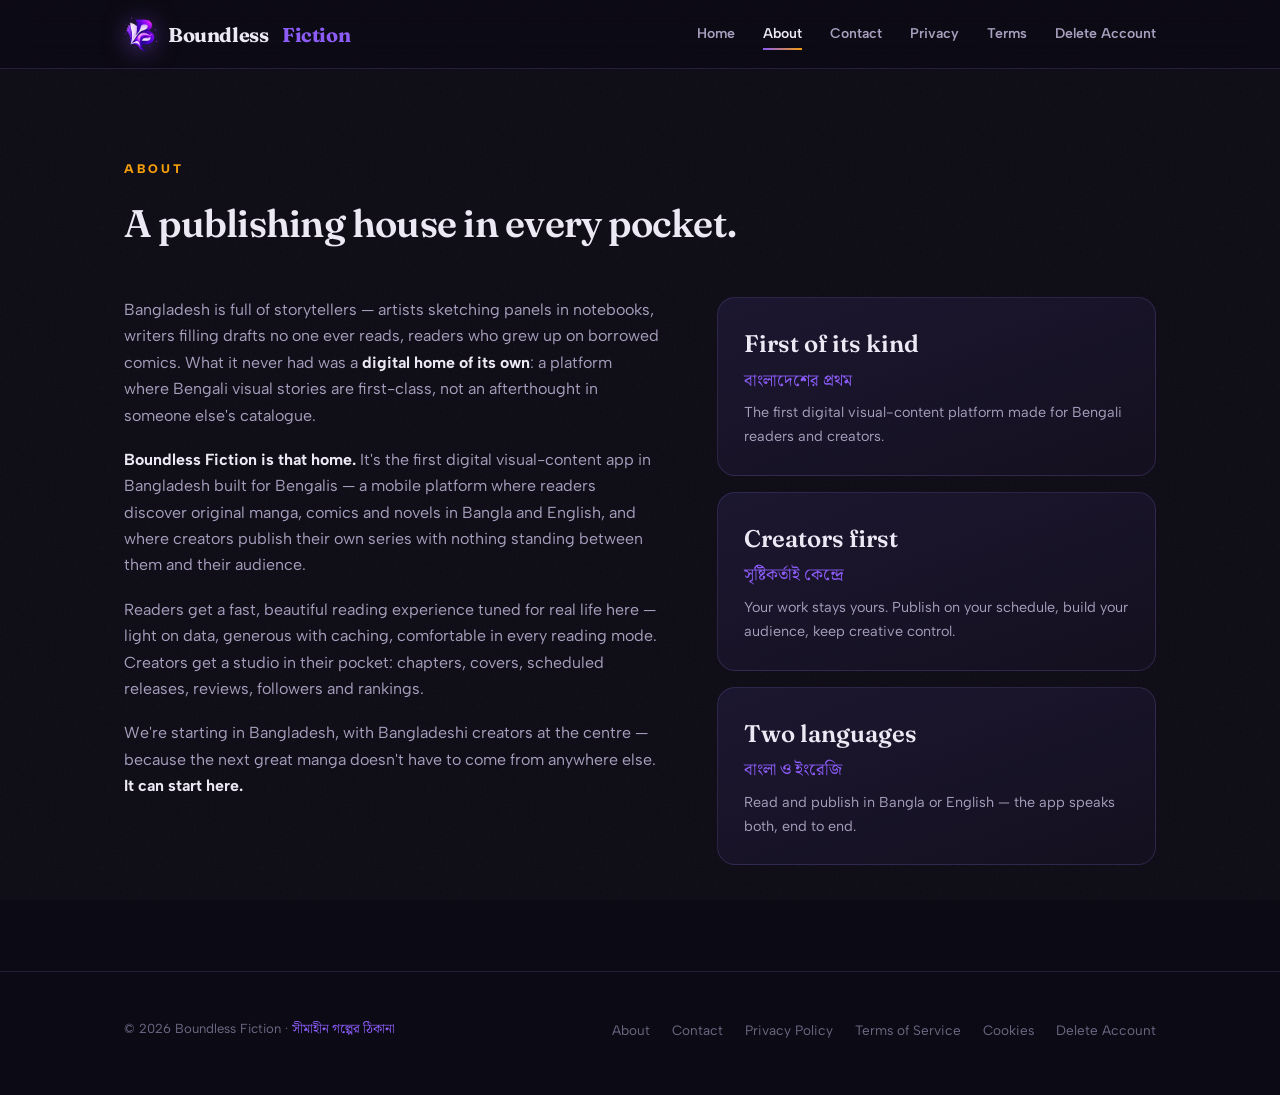
<file: about.html>
<!DOCTYPE html>
<html lang="en">
<head>
<meta charset="UTF-8">
<meta name="viewport" content="width=device-width, initial-scale=1.0">
<title>About — Boundless Fiction</title>
<link rel="icon" href="/favicon.ico" sizes="any">
<link rel="icon" type="image/png" sizes="32x32" href="/assets/favicon-32x32.png">
<link rel="icon" type="image/png" sizes="16x16" href="/assets/favicon-16x16.png">
<link rel="apple-touch-icon" sizes="180x180" href="/assets/apple-touch-icon.png">
<meta name="description" content="Boundless Fiction is Bangladesh's first digital visual-content platform — original manga, comics and stories for Bengali readers, built around Bangladeshi creators.">
<meta name="robots" content="index, follow">
<link rel="canonical" href="https://boundlessfiction.com/about.html">
<link rel="preconnect" href="https://fonts.googleapis.com">
<link rel="preconnect" href="https://fonts.gstatic.com" crossorigin>
<link href="https://fonts.googleapis.com/css2?family=Fraunces:ital,wght@0,400;0,600;0,700;1,400;1,600;1,700&family=Albert+Sans:wght@400;600;700;800&family=Noto+Serif+Bengali:wght@600;700;800&display=swap" rel="stylesheet">
<link rel="stylesheet" href="assets/style.css?v=3">
</head>
<body>

<header>
  <div class="wrap nav">
    <a class="logo" href="index.html"><img class="mark" src="assets/logo.png" alt="">Boundless&nbsp;<em>Fiction</em></a>
    <input type="checkbox" id="menu" class="menu-toggle" hidden aria-hidden="true">
    <label for="menu" class="menu-btn" aria-label="Menu"><span></span><span></span><span></span></label>
    <nav class="links">
      <a href="index.html">Home</a>
      <a href="about.html" aria-current="page">About</a>
      <a href="contact.html">Contact</a>
      <a href="privacy.html" class="hide-sm">Privacy</a>
      <a href="terms.html" class="hide-sm">Terms</a>
      <a href="/delete-account/" class="hide-sm">Delete Account</a>
    </nav>
  </div>
</header>

<main>
  <section class="section">
    <div class="wrap">
      <div class="kicker">About</div>
      <h2>A publishing house in every pocket.</h2>

      <div class="two-col">
        <div>
          <p>
            Bangladesh is full of storytellers — artists sketching panels in
            notebooks, writers filling drafts no one ever reads, readers who
            grew up on borrowed comics. What it never had was a <strong>digital
            home of its own</strong>: a platform where Bengali visual stories
            are first-class, not an afterthought in someone else's catalogue.
          </p>
          <p>
            <strong>Boundless Fiction is that home.</strong> It's the first
            digital visual-content app in Bangladesh built for Bengalis — a
            mobile platform where readers discover original manga, comics and
            novels in Bangla and English, and where creators publish their own
            series with nothing standing between them and their audience.
          </p>
          <p>
            Readers get a fast, beautiful reading experience tuned for real
            life here — light on data, generous with caching, comfortable in
            every reading mode. Creators get a studio in their pocket: chapters,
            covers, scheduled releases, reviews, followers and rankings.
          </p>
          <p>
            We're starting in Bangladesh, with Bangladeshi creators at the
            centre — because the next great manga doesn't have to come from
            anywhere else. <strong>It can start here.</strong>
          </p>
        </div>

        <aside>
          <div class="stat-card">
            <div class="big">First of its kind</div>
            <div class="bn-line">বাংলাদেশের প্রথম</div>
            <p>The first digital visual-content platform made for Bengali
               readers and creators.</p>
          </div>
          <div class="stat-card">
            <div class="big">Creators first</div>
            <div class="bn-line">সৃষ্টিকর্তাই কেন্দ্রে</div>
            <p>Your work stays yours. Publish on your schedule, build your
               audience, keep creative control.</p>
          </div>
          <div class="stat-card">
            <div class="big">Two languages</div>
            <div class="bn-line">বাংলা ও ইংরেজি</div>
            <p>Read and publish in Bangla or English — the app speaks both,
               end to end.</p>
          </div>
        </aside>
      </div>
    </div>
  </section>
</main>

<footer>
  <div class="wrap foot">
    <div class="copy">© 2026 Boundless Fiction · <span class="bn">সীমাহীন গল্পের ঠিকানা</span></div>
    <div class="links">
      <a href="about.html">About</a>
      <a href="contact.html">Contact</a>
      <a href="privacy.html">Privacy Policy</a>
      <a href="terms.html">Terms of Service</a>
      <a href="cookies.html">Cookies</a>
      <a href="/delete-account/">Delete Account</a>
    </div>
  </div>
</footer>

</body>
</html>
</file>
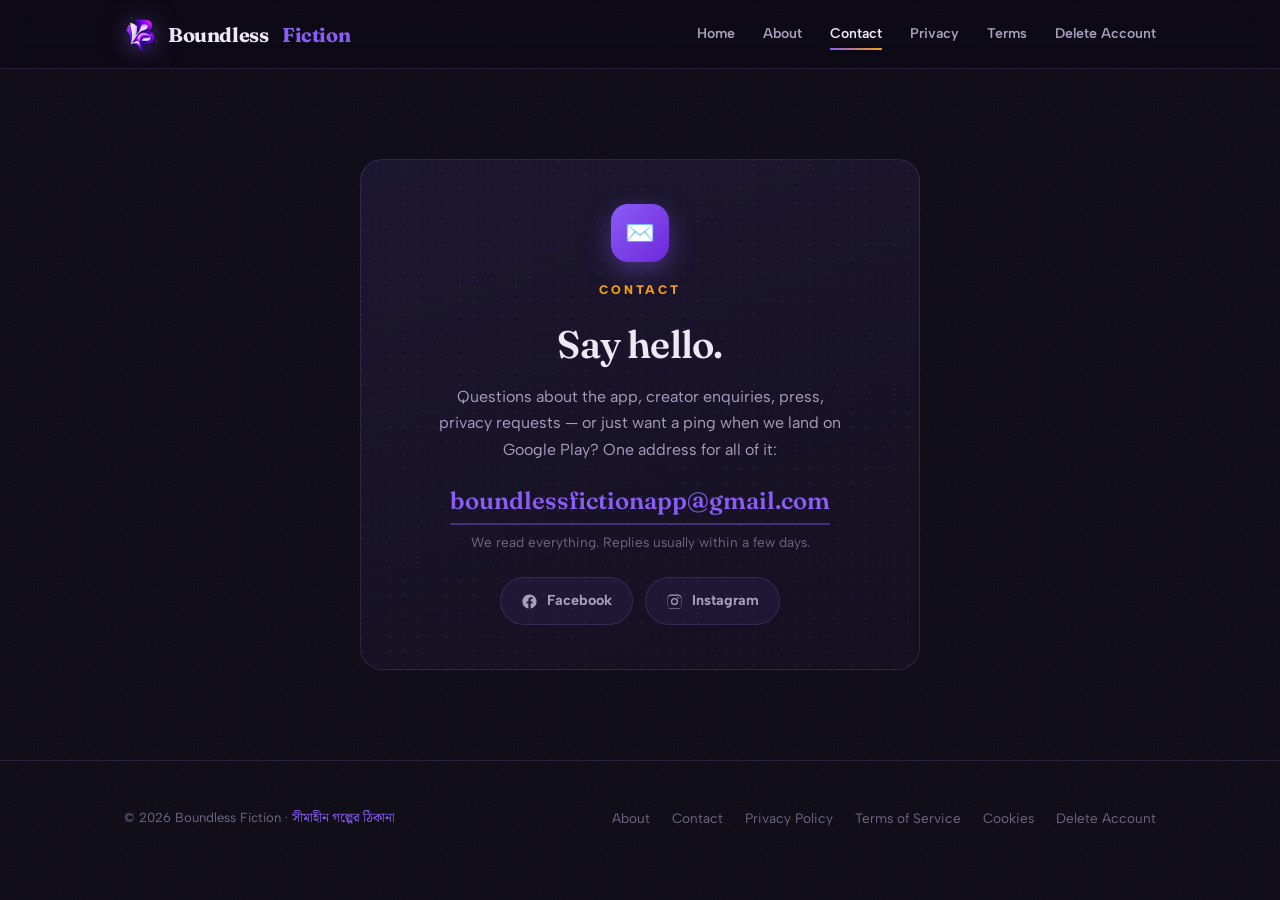
<file: contact.html>
<!DOCTYPE html>
<html lang="en">
<head>
<meta charset="UTF-8">
<meta name="viewport" content="width=device-width, initial-scale=1.0">
<title>Contact — Boundless Fiction</title>
<link rel="icon" href="/favicon.ico" sizes="any">
<link rel="icon" type="image/png" sizes="32x32" href="/assets/favicon-32x32.png">
<link rel="icon" type="image/png" sizes="16x16" href="/assets/favicon-16x16.png">
<link rel="apple-touch-icon" sizes="180x180" href="/assets/apple-touch-icon.png">
<meta name="description" content="Get in touch with Boundless Fiction — questions, creator enquiries, privacy requests and launch updates.">
<meta name="robots" content="index, follow">
<link rel="canonical" href="https://boundlessfiction.com/contact.html">
<link rel="preconnect" href="https://fonts.googleapis.com">
<link rel="preconnect" href="https://fonts.gstatic.com" crossorigin>
<link href="https://fonts.googleapis.com/css2?family=Fraunces:ital,wght@0,400;0,600;0,700;1,400;1,600;1,700&family=Albert+Sans:wght@400;600;700;800&family=Noto+Serif+Bengali:wght@600;700;800&display=swap" rel="stylesheet">
<link rel="stylesheet" href="assets/style.css?v=4">
</head>
<body>

<header>
  <div class="wrap nav">
    <a class="logo" href="index.html"><img class="mark" src="assets/logo.png" alt="">Boundless&nbsp;<em>Fiction</em></a>
    <input type="checkbox" id="menu" class="menu-toggle" hidden aria-hidden="true">
    <label for="menu" class="menu-btn" aria-label="Menu"><span></span><span></span><span></span></label>
    <nav class="links">
      <a href="index.html">Home</a>
      <a href="about.html">About</a>
      <a href="contact.html" aria-current="page">Contact</a>
      <a href="privacy.html" class="hide-sm">Privacy</a>
      <a href="terms.html" class="hide-sm">Terms</a>
      <a href="/delete-account/" class="hide-sm">Delete Account</a>
    </nav>
  </div>
</header>

<main>
  <section class="section">
    <div class="wrap">
      <div class="contact-card">
        <div class="ic">✉️</div>
        <div class="kicker">Contact</div>
        <h2>Say hello.</h2>
        <p style="max-width:42ch;margin:0 auto;">
          Questions about the app, creator enquiries, press, privacy requests —
          or just want a ping when we land on Google Play? One address for all
          of it:
        </p>
        <a class="email" href="mailto:boundlessfictionapp@gmail.com">boundlessfictionapp@gmail.com</a>
        <p class="hint">We read everything. Replies usually within a few days.</p>
        <div class="contact-socials">
          <a href="https://www.facebook.com/BoundlessFiction?mibextid=rS40aB7S9Ucbxw6v" target="_blank" rel="noopener" aria-label="Boundless Fiction on Facebook">
            <svg viewBox="0 0 24 24" width="17" height="17" aria-hidden="true"><path fill="currentColor" d="M22 12.06C22 6.5 17.52 2 12 2S2 6.5 2 12.06c0 5.02 3.66 9.18 8.44 9.94v-7.03H7.9v-2.9h2.54V9.85c0-2.5 1.5-3.9 3.77-3.9 1.1 0 2.24.2 2.24.2v2.46H15.2c-1.24 0-1.63.77-1.63 1.56v1.88h2.78l-.45 2.9h-2.33V22c4.78-.76 8.43-4.92 8.43-9.94z"/></svg>
            <span>Facebook</span>
          </a>
          <a href="https://www.instagram.com/boundlessfictionapp" target="_blank" rel="noopener" aria-label="Boundless Fiction on Instagram">
            <svg viewBox="0 0 24 24" width="17" height="17" aria-hidden="true"><path fill="currentColor" d="M12 2.2c3.2 0 3.58.01 4.84.07 1.17.05 1.8.25 2.23.41.56.22.96.48 1.38.9.42.42.68.82.9 1.38.16.42.36 1.06.41 2.23.06 1.26.07 1.64.07 4.84s-.01 3.58-.07 4.84c-.05 1.17-.25 1.8-.41 2.23a3.7 3.7 0 0 1-.9 1.38c-.42.42-.82.68-1.38.9-.42.16-1.06.36-2.23.41-1.26.06-1.64.07-4.84.07s-3.58-.01-4.84-.07c-1.17-.05-1.8-.25-2.23-.41a3.7 3.7 0 0 1-1.38-.9 3.7 3.7 0 0 1-.9-1.38c-.16-.42-.36-1.06-.41-2.23C2.21 15.6 2.2 15.22 2.2 12s.01-3.58.07-4.84c.05-1.17.25-1.8.41-2.23.22-.56.48-.96.9-1.38.42-.42.82-.68 1.38-.9.42-.16 1.06-.36 2.23-.41C8.42 2.21 8.8 2.2 12 2.2m0 1.76c-3.15 0-3.52.01-4.76.07-1.08.05-1.66.23-2.05.38-.51.2-.88.44-1.26.82-.38.38-.62.75-.82 1.26-.15.39-.33.97-.38 2.05-.06 1.24-.07 1.61-.07 4.76s.01 3.52.07 4.76c.05 1.08.23 1.66.38 2.05.2.51.44.88.82 1.26.38.38.75.62 1.26.82.39.15.97.33 2.05.38 1.24.06 1.61.07 4.76.07s3.52-.01 4.76-.07c1.08-.05 1.66-.23 2.05-.38.51-.2.88-.44 1.26-.82.38-.38.62-.75.82-1.26.15-.39.33-.97.38-2.05.06-1.24.07-1.61.07-4.76s-.01-3.52-.07-4.76c-.05-1.08-.23-1.66-.38-2.05-.2-.51-.44-.88-.82-1.26a3.4 3.4 0 0 0-1.26-.82c-.39-.15-.97-.33-2.05-.38-1.24-.06-1.61-.07-4.76-.07m0 3.06a5 5 0 1 1 0 10 5 5 0 0 1 0-10m0 1.76a3.24 3.24 0 1 0 0 6.48 3.24 3.24 0 0 0 0-6.48M17.2 5.6a1.17 1.17 0 1 1 0 2.34 1.17 1.17 0 0 1 0-2.34"/></svg>
            <span>Instagram</span>
          </a>
        </div>
      </div>
    </div>
  </section>
</main>

<footer>
  <div class="wrap foot">
    <div class="copy">© 2026 Boundless Fiction · <span class="bn">সীমাহীন গল্পের ঠিকানা</span></div>
    <div class="links">
      <a href="about.html">About</a>
      <a href="contact.html">Contact</a>
      <a href="privacy.html">Privacy Policy</a>
      <a href="terms.html">Terms of Service</a>
      <a href="cookies.html">Cookies</a>
      <a href="/delete-account/">Delete Account</a>
    </div>
  </div>
</footer>

</body>
</html>
</file>
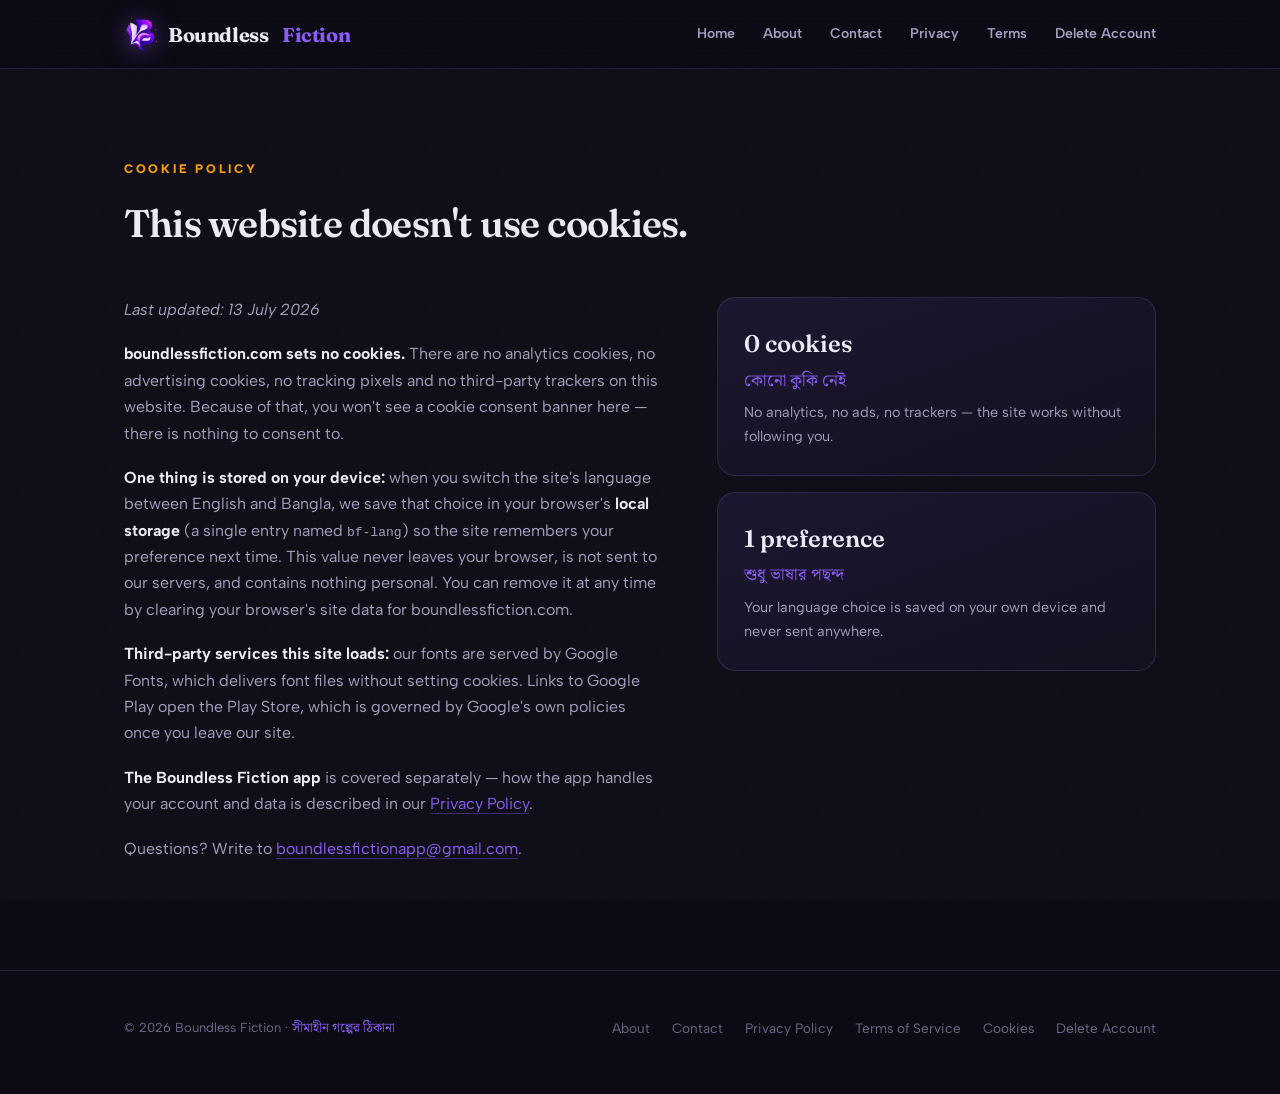
<file: cookies.html>
<!DOCTYPE html>
<html lang="en">
<head>
<meta charset="UTF-8">
<meta name="viewport" content="width=device-width, initial-scale=1.0">
<title>Cookie Policy — Boundless Fiction</title>
<link rel="icon" href="/favicon.ico" sizes="any">
<link rel="icon" type="image/png" sizes="32x32" href="/assets/favicon-32x32.png">
<link rel="icon" type="image/png" sizes="16x16" href="/assets/favicon-16x16.png">
<link rel="apple-touch-icon" sizes="180x180" href="/assets/apple-touch-icon.png">
<meta name="description" content="Cookie policy for boundlessfiction.com — this website sets no cookies. The only thing stored on your device is your language preference, and it never leaves your browser.">
<meta name="robots" content="index, follow">
<link rel="canonical" href="https://boundlessfiction.com/cookies.html">
<link rel="preconnect" href="https://fonts.googleapis.com">
<link rel="preconnect" href="https://fonts.gstatic.com" crossorigin>
<link href="https://fonts.googleapis.com/css2?family=Fraunces:ital,wght@0,400;0,600;0,700;1,400;1,600;1,700&family=Albert+Sans:wght@400;600;700;800&family=Noto+Serif+Bengali:wght@600;700;800&display=swap" rel="stylesheet">
<link rel="stylesheet" href="assets/style.css?v=3">
</head>
<body>

<header>
  <div class="wrap nav">
    <a class="logo" href="index.html"><img class="mark" src="assets/logo.png" alt="">Boundless&nbsp;<em>Fiction</em></a>
    <input type="checkbox" id="menu" class="menu-toggle" hidden aria-hidden="true">
    <label for="menu" class="menu-btn" aria-label="Menu"><span></span><span></span><span></span></label>
    <nav class="links">
      <a href="index.html">Home</a>
      <a href="about.html">About</a>
      <a href="contact.html">Contact</a>
      <a href="privacy.html" class="hide-sm">Privacy</a>
      <a href="terms.html" class="hide-sm">Terms</a>
      <a href="/delete-account/" class="hide-sm">Delete Account</a>
    </nav>
  </div>
</header>

<main>
  <section class="section">
    <div class="wrap">
      <div class="kicker">Cookie Policy</div>
      <h2>This website doesn't use cookies.</h2>

      <div class="two-col">
        <div>
          <p><em>Last updated: 13 July 2026</em></p>
          <p>
            <strong>boundlessfiction.com sets no cookies.</strong> There are no
            analytics cookies, no advertising cookies, no tracking pixels and no
            third-party trackers on this website. Because of that, you won't see
            a cookie consent banner here — there is nothing to consent to.
          </p>
          <p>
            <strong>One thing is stored on your device:</strong> when you switch
            the site's language between English and Bangla, we save that choice
            in your browser's <strong>local storage</strong> (a single entry named
            <code>bf-lang</code>) so the site remembers your preference next time.
            This value never leaves your browser, is not sent to our servers, and
            contains nothing personal. You can remove it at any time by clearing
            your browser's site data for boundlessfiction.com.
          </p>
          <p>
            <strong>Third-party services this site loads:</strong> our fonts are
            served by Google Fonts, which delivers font files without setting
            cookies. Links to Google Play open the Play Store, which is governed
            by Google's own policies once you leave our site.
          </p>
          <p>
            <strong>The Boundless Fiction app</strong> is covered separately —
            how the app handles your account and data is described in our
            <a href="privacy.html" style="color:var(--violet);border-bottom:1px solid rgba(139,92,246,.4);">Privacy Policy</a>.
          </p>
          <p>
            Questions? Write to
            <a href="mailto:boundlessfictionapp@gmail.com" style="color:var(--violet);border-bottom:1px solid rgba(139,92,246,.4);">boundlessfictionapp@gmail.com</a>.
          </p>
        </div>

        <aside>
          <div class="stat-card">
            <div class="big">0 cookies</div>
            <div class="bn-line">কোনো কুকি নেই</div>
            <p>No analytics, no ads, no trackers — the site works without
               following you.</p>
          </div>
          <div class="stat-card">
            <div class="big">1 preference</div>
            <div class="bn-line">শুধু ভাষার পছন্দ</div>
            <p>Your language choice is saved on your own device and never
               sent anywhere.</p>
          </div>
        </aside>
      </div>
    </div>
  </section>
</main>

<footer>
  <div class="wrap foot">
    <div class="copy">© 2026 Boundless Fiction · <span class="bn">সীমাহীন গল্পের ঠিকানা</span></div>
    <div class="links">
      <a href="about.html">About</a>
      <a href="contact.html">Contact</a>
      <a href="privacy.html">Privacy Policy</a>
      <a href="terms.html">Terms of Service</a>
      <a href="cookies.html">Cookies</a>
      <a href="/delete-account/">Delete Account</a>
    </div>
  </div>
</footer>

</body>
</html>
</file>
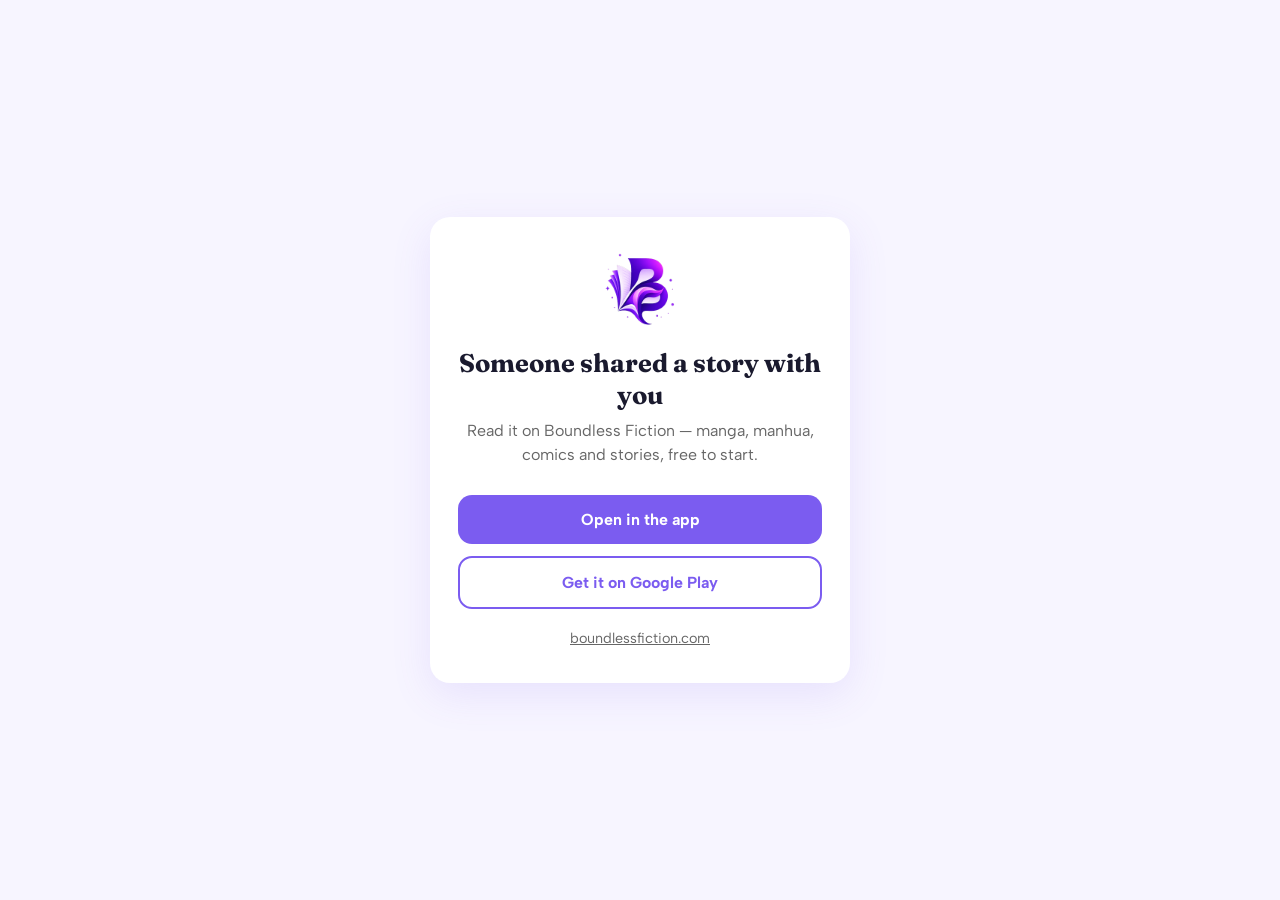
<file: read.html>
<!DOCTYPE html>
<html lang="en">
<head>
<meta charset="UTF-8">
<meta name="viewport" content="width=device-width, initial-scale=1.0">
<title>Open in Boundless Fiction</title>
<link rel="icon" href="/favicon.ico" sizes="any">
<meta name="robots" content="noindex">
<meta name="description" content="Read this story on Boundless Fiction — manga, manhua, comics and stories.">
<link rel="preconnect" href="https://fonts.googleapis.com">
<link rel="preconnect" href="https://fonts.gstatic.com" crossorigin>
<link href="https://fonts.googleapis.com/css2?family=Fraunces:wght@600;700&family=Albert+Sans:wght@400;600;700&display=swap" rel="stylesheet">
<style>
  :root { --brand: #7B5CF0; --brand-dark: #6344D4; --ink: #1A1A2E; --muted: #666; --bg: #F7F5FF; }
  * { box-sizing: border-box; }
  body { margin: 0; min-height: 100vh; display: flex; align-items: center; justify-content: center;
         padding: 24px 16px; background: var(--bg); color: var(--ink);
         font-family: "Albert Sans", system-ui, -apple-system, "Segoe UI", sans-serif; }
  .card { width: 100%; max-width: 420px; background: #fff; border-radius: 20px; padding: 36px 28px;
          text-align: center; box-shadow: 0 12px 40px rgba(123, 92, 240, .12); }
  .logo { width: 72px; height: 72px; border-radius: 18px; }
  h1 { font-family: "Fraunces", Georgia, serif; font-size: 1.6rem; margin: 18px 0 8px; }
  p { color: var(--muted); line-height: 1.5; margin: 0 0 28px; }
  .btn { display: block; width: 100%; padding: 15px 20px; border-radius: 14px; font-weight: 700;
         font-size: 1rem; text-decoration: none; margin-bottom: 12px; }
  .primary { background: var(--brand); color: #fff; }
  .primary:active { background: var(--brand-dark); }
  .secondary { background: #fff; color: var(--brand); border: 2px solid var(--brand); }
  .home { display: inline-block; margin-top: 8px; color: var(--muted); font-size: .9rem; }
</style>
</head>
<body>
<main class="card">
  <img class="logo" src="/assets/logo.png" alt="Boundless Fiction">
  <h1>Someone shared a story with you</h1>
  <p>Read it on Boundless Fiction — manga, manhua, comics and stories, free to start.</p>
  <a id="open" class="btn primary" href="#">Open in the app</a>
  <a id="store" class="btn secondary" href="https://play.google.com/store/apps/details?id=com.boundlessfiction.app">Get it on Google Play</a>
  <a class="home" href="/">boundlessfiction.com</a>
</main>
<script>
  (function () {
    var PKG = 'com.boundlessfiction.app';
    var STORE = 'https://play.google.com/store/apps/details?id=' + PKG;
    var match = location.pathname.match(/^\/read\/([A-Za-z0-9_-]+)\/?$/);
    var id = match ? match[1] : '';
    var isAndroid = /Android/i.test(navigator.userAgent);
    var open = document.getElementById('open');

    if (!isAndroid || !id) {
      // Only an Android app exists today: send everyone else to the store page.
      open.hidden = true;
      return;
    }

    // Opens the app on this novel if installed (even if App Links verification
    // hasn't completed); otherwise Chrome follows the fallback to Google Play.
    var intentUrl = 'intent://boundlessfiction.com/read/' + encodeURIComponent(id) +
      '#Intent;scheme=https;package=' + PKG +
      ';S.browser_fallback_url=' + encodeURIComponent(STORE) + ';end';
    open.href = intentUrl;
    location.href = intentUrl;
  })();
</script>
</body>
</html>
</file>
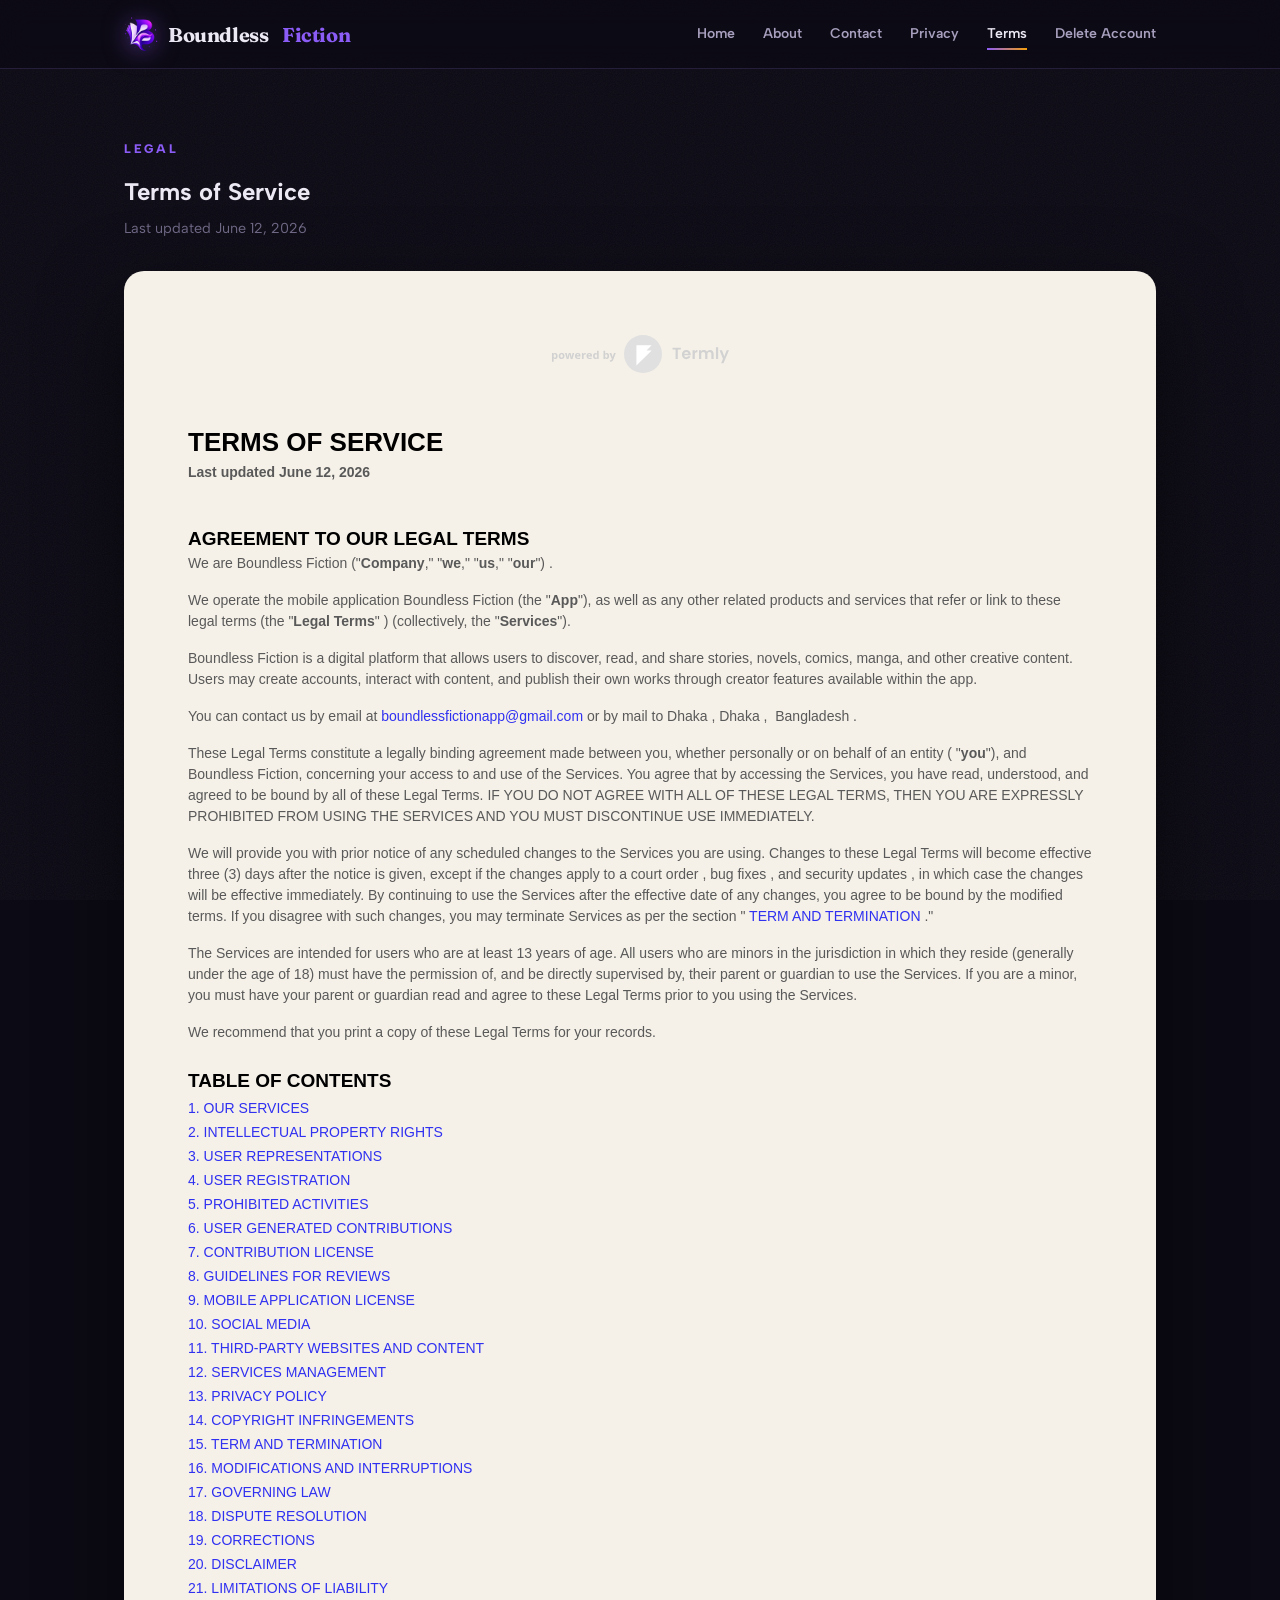
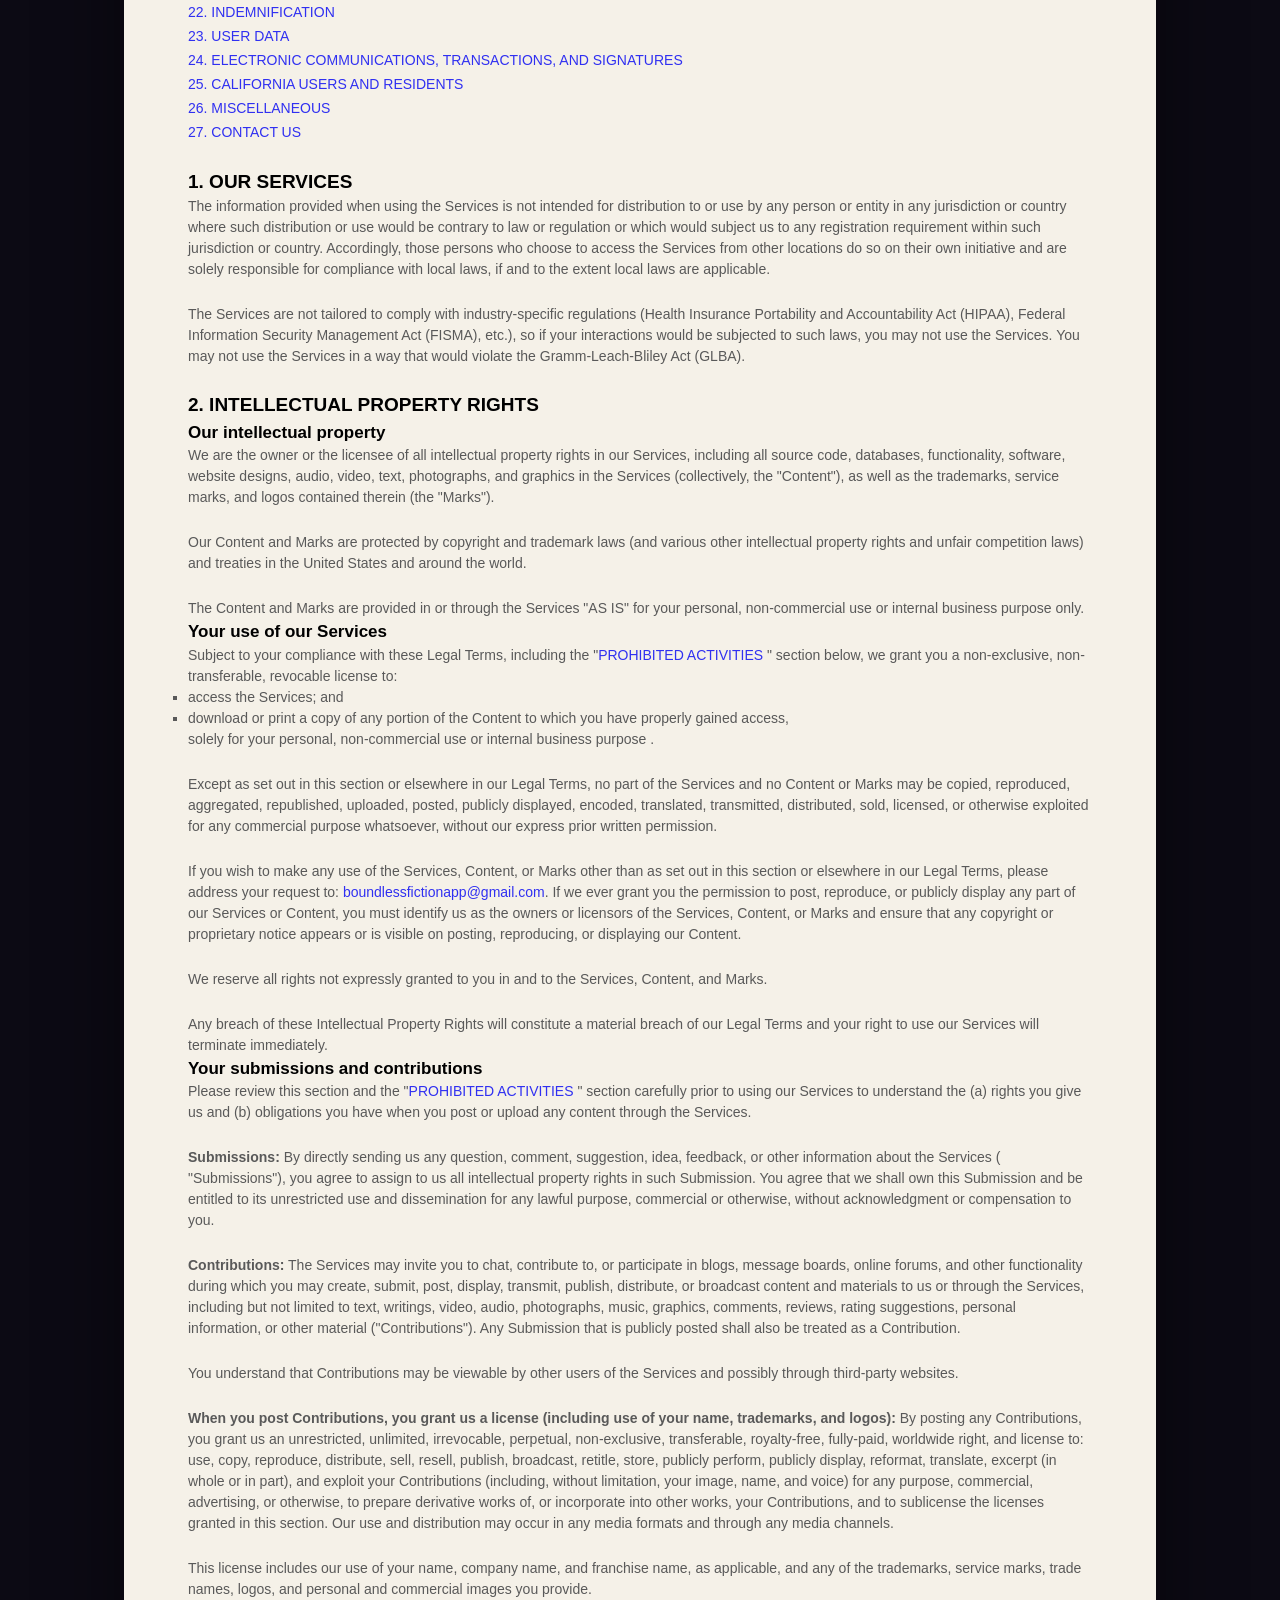
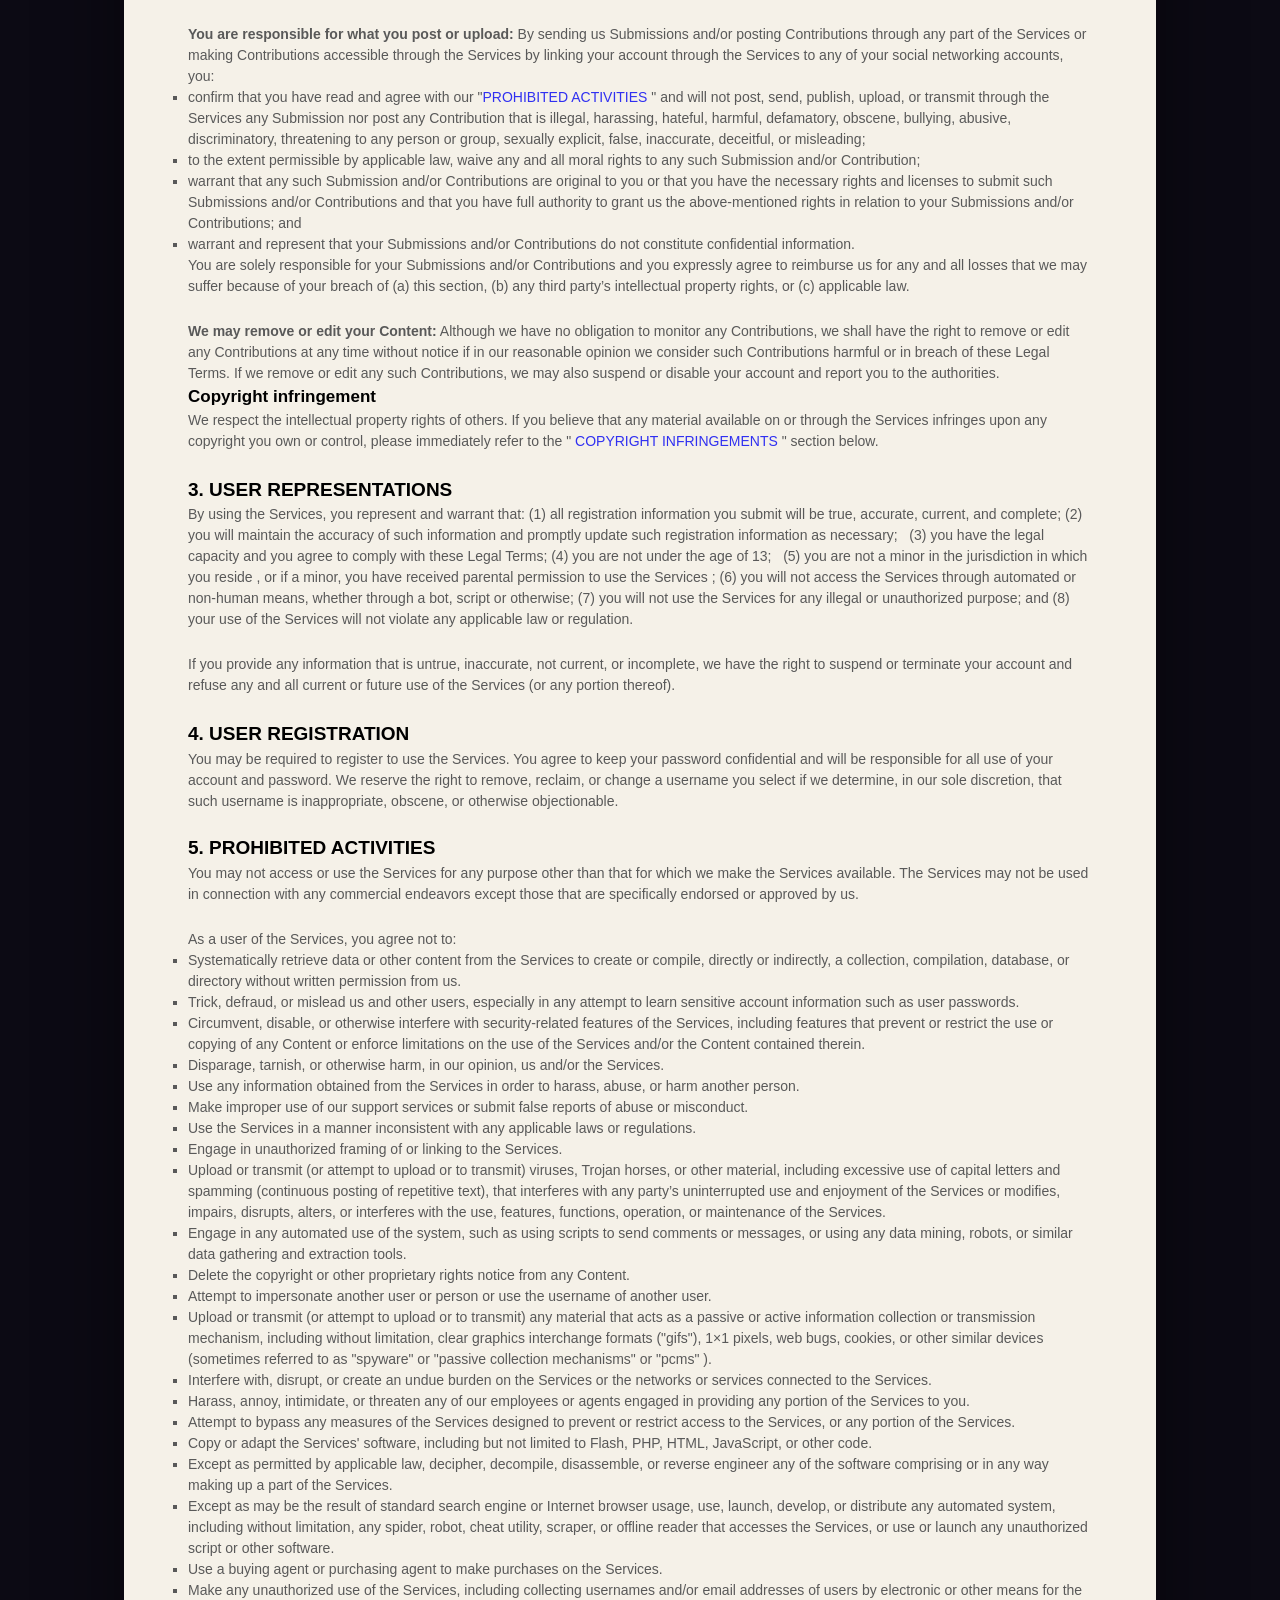
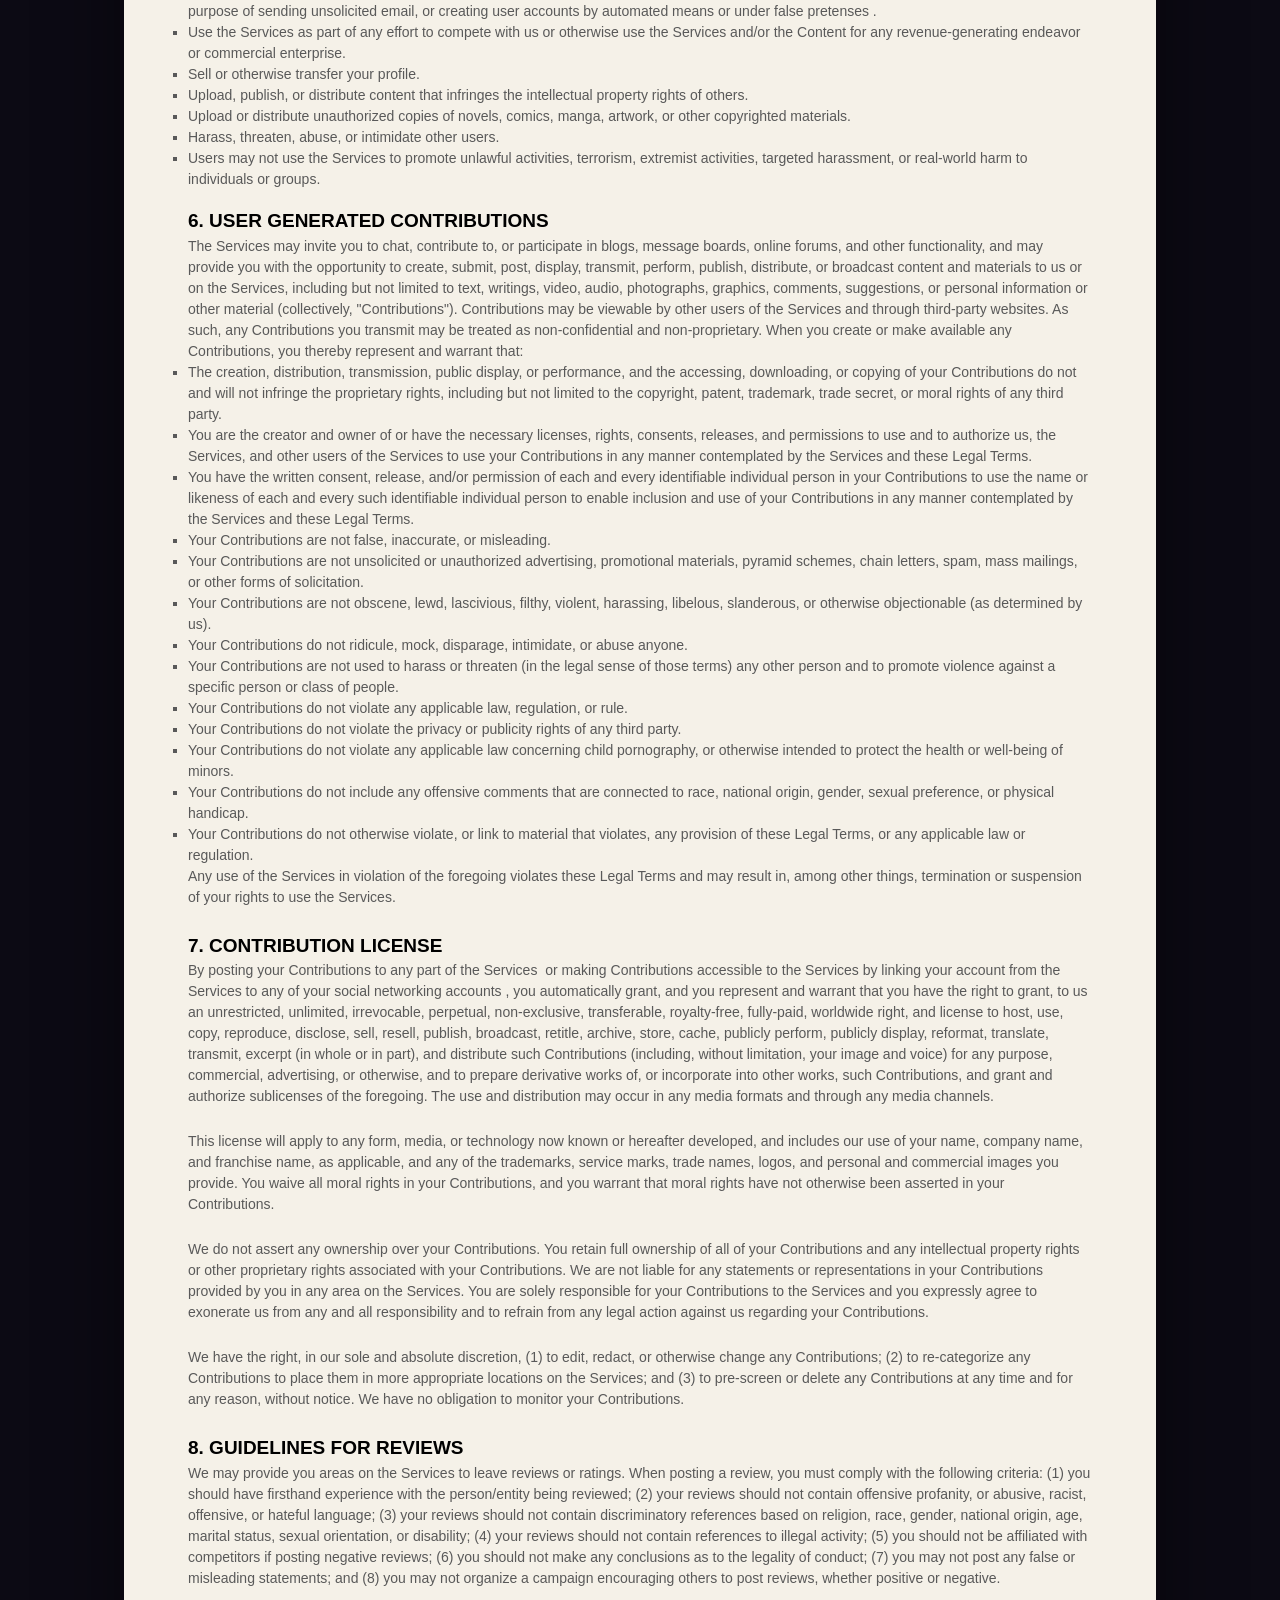
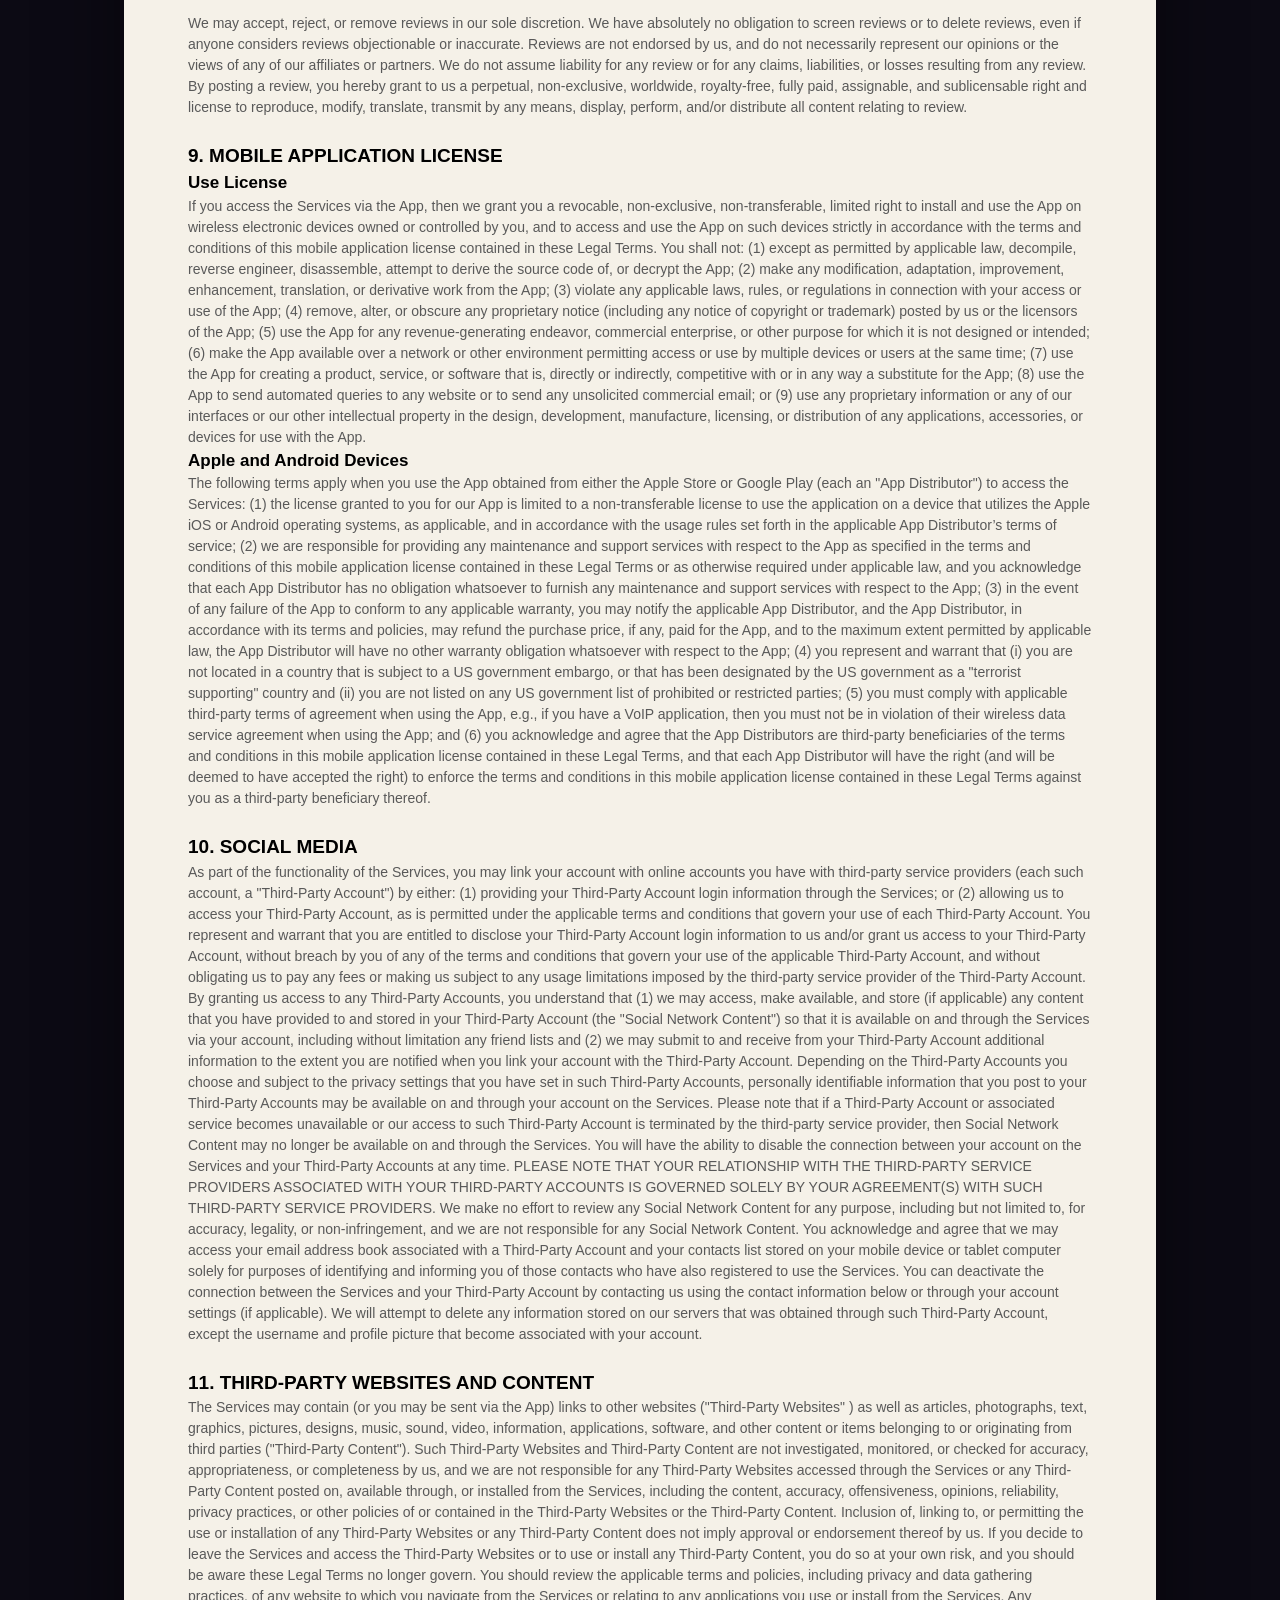
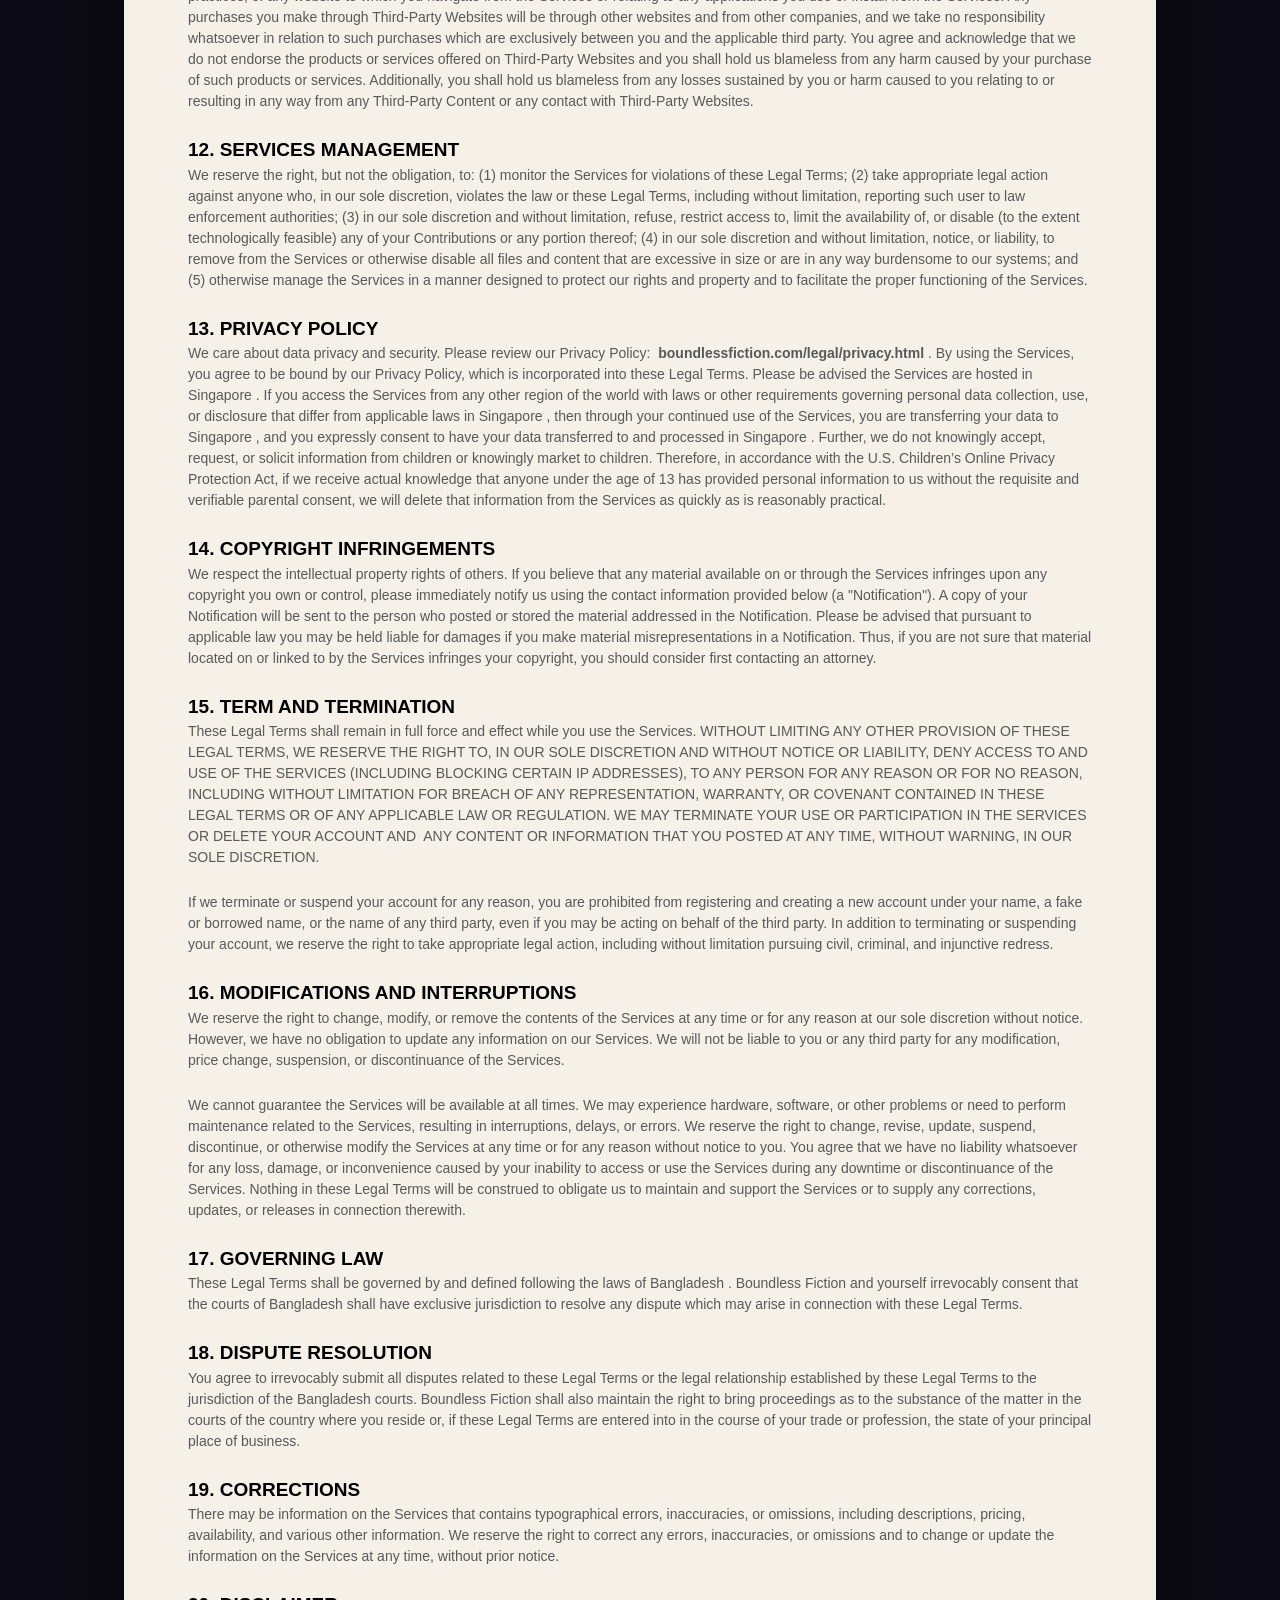
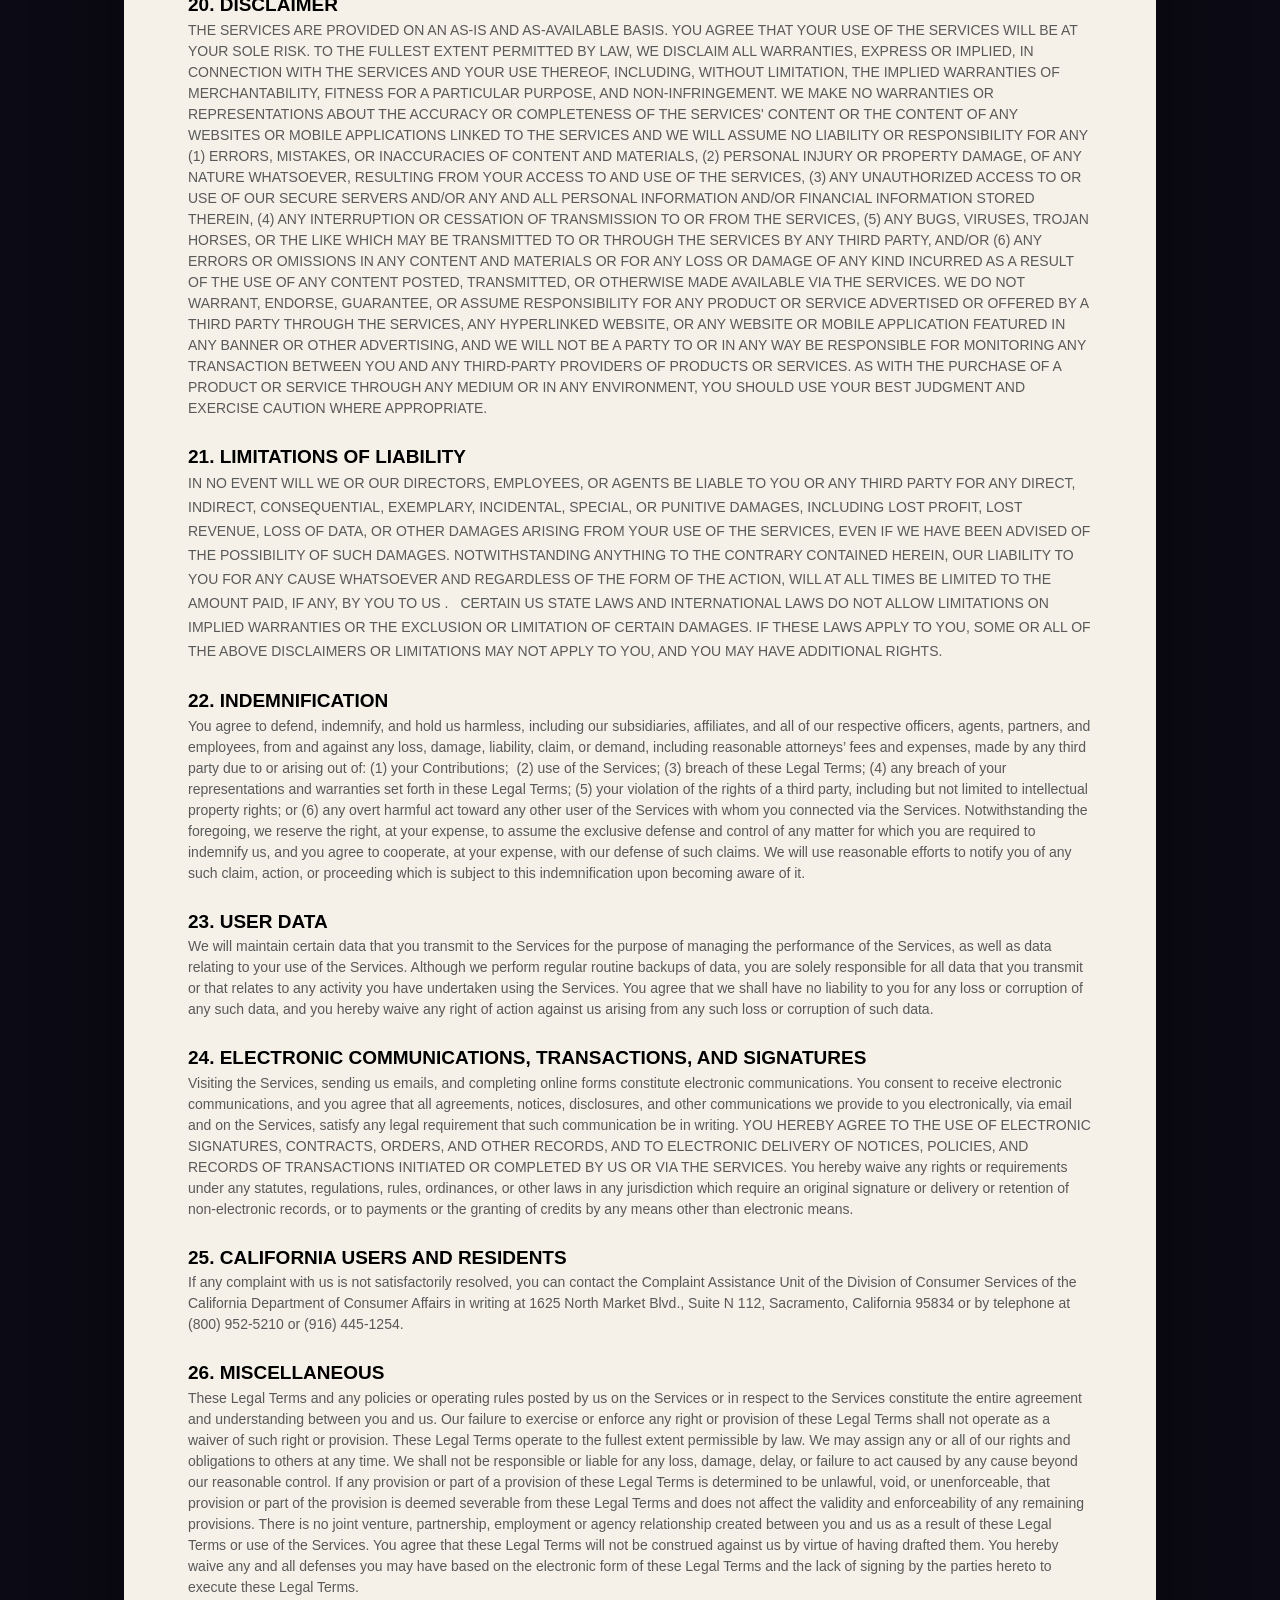
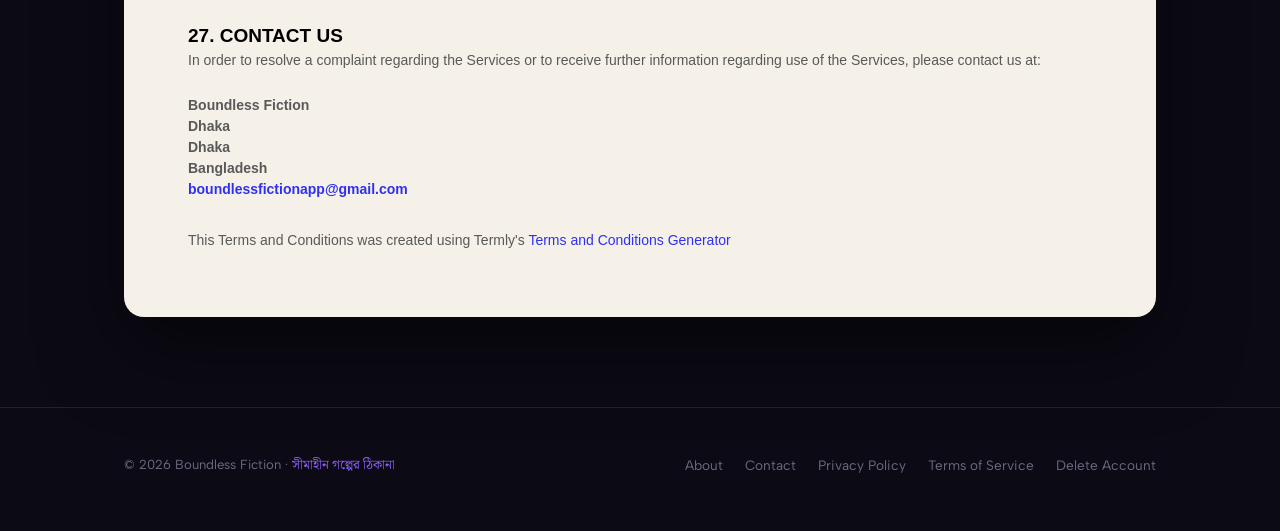
<file: terms.html>
<!DOCTYPE html>
<html lang="en">
<head>
<meta charset="UTF-8">
<meta name="viewport" content="width=device-width, initial-scale=1.0">
<title>Terms of Service — Boundless Fiction</title>
<link rel="icon" href="/favicon.ico" sizes="any">
<link rel="icon" type="image/png" sizes="32x32" href="/assets/favicon-32x32.png">
<link rel="icon" type="image/png" sizes="16x16" href="/assets/favicon-16x16.png">
<link rel="apple-touch-icon" sizes="180x180" href="/assets/apple-touch-icon.png">
<meta name="description" content="Boundless Fiction terms of service — the legal terms governing use of the app and website.">
<meta name="robots" content="index, follow">
<link rel="canonical" href="https://boundlessfiction.com/terms.html">
<link rel="preconnect" href="https://fonts.googleapis.com">
<link rel="preconnect" href="https://fonts.gstatic.com" crossorigin>
<link href="https://fonts.googleapis.com/css2?family=Fraunces:ital,wght@0,400;0,600;0,700;1,400;1,600;1,700&family=Albert+Sans:wght@400;600;700;800&family=Noto+Serif+Bengali:wght@600;700;800&display=swap" rel="stylesheet">
<link rel="stylesheet" href="assets/style.css?v=3">
</head>
<body>

<header>
  <div class="wrap nav">
    <a class="logo" href="index.html"><img class="mark" src="assets/logo.png" alt="">Boundless&nbsp;<em>Fiction</em></a>
    <input type="checkbox" id="menu" class="menu-toggle" hidden aria-hidden="true">
    <label for="menu" class="menu-btn" aria-label="Menu"><span></span><span></span><span></span></label>
    <nav class="links">
      <a href="index.html">Home</a>
      <a href="about.html">About</a>
      <a href="contact.html">Contact</a>
      <a href="privacy.html" class="hide-sm">Privacy</a>
      <a href="terms.html" aria-current="page" class="hide-sm">Terms</a>
      <a href="/delete-account/" class="hide-sm">Delete Account</a>
    </nav>
  </div>
</header>

<main>
  <section class="paper-wrap">
    <div class="wrap">
      <div class="paper-title">
        <div class="kicker">Legal</div>
        <h2>Terms of Service</h2>
        <p>Last updated June 12, 2026</p>
      </div>
      <div class="paper">
<style>
    [data-custom-class='body'],
    [data-custom-class='body'] * {
        background: transparent !important;
    }

    [data-custom-class='title'],
    [data-custom-class='title'] * {
        font-family: Arial !important;
        font-size: 26px !important;
        color: #000000 !important;
    }

    [data-custom-class='subtitle'],
    [data-custom-class='subtitle'] * {
        font-family: Arial !important;
        color: #595959 !important;
        font-size: 14px !important;
    }

    [data-custom-class='heading_1'],
    [data-custom-class='heading_1'] * {
        font-family: Arial !important;
        font-size: 19px !important;
        color: #000000 !important;
    }

    [data-custom-class='heading_2'],
    [data-custom-class='heading_2'] * {
        font-family: Arial !important;
        font-size: 17px !important;
        color: #000000 !important;
    }

    [data-custom-class='body_text'],
    [data-custom-class='body_text'] * {
        color: #595959 !important;
        font-size: 14px !important;
        font-family: Arial !important;
    }

    [data-custom-class='link'],
    [data-custom-class='link'] * {
        color: #3030F1 !important;
        font-size: 14px !important;
        font-family: Arial !important;
        word-break: break-word !important;
    }
</style>
<span
    style="display: block;margin: 0 auto 3.125rem;width: 11.125rem;height: 2.375rem;background: url([data-uri]) center no-repeat;"></span>

<div data-custom-class="body">
    <div align="center" style="text-align: left;">
        <div class="MsoNormal" data-custom-class="title" style="line-height: 1.5;">
            <bdt class="block-component"><span style="font-size: 19px;"></bdt>
            <bdt class="question"><strong>
                    <h1>TERMS OF SERVICE</h1>
                </strong></bdt>
            <bdt class="statement-end-if-in-editor"></bdt></span>
        </div>
        <div class="MsoNormal" data-custom-class="subtitle" style="line-height: 1.5;"><strong>Last updated</strong>
            <bdt class="question"><strong>June 12, 2026</strong></bdt>
        </div>
        <div class="MsoNormal" style="line-height: 1.1;"><br></div>
        <div style="line-height: 1.5;"><br></div>
        <div style="line-height: 1.5;"><strong><span data-custom-class="heading_1">
                    <h2>AGREEMENT TO OUR LEGAL TERMS</h2>
                </span></strong></div>
    </div>
    <div align="center" style="text-align: left;">
        <div class="MsoNormal" id="agreement" style="line-height: 1.5;"><a name="_6aa3gkhykvst"></a></div>
    </div>
    <div align="center" style="text-align: left;">
        <div class="MsoNormal" data-custom-class="body_text" style="line-height: 1.5;"><span style="font-size:11.0pt;line-height:115%;font-family:Arial;
Calibri;color:#595959;mso-themecolor:text1;mso-themetint:166;">We are <bdt class="question noTranslate"
                    data-id="9d459c4e-c548-e5cb-7729-a118548965d2">Boundless Fiction</bdt>
                <bdt class="block-component"></bdt> (<bdt class="block-component"></bdt>"<strong>Company</strong>,"
                "<strong>we</strong>," "<strong>us</strong>," "<strong>our</strong>"<bdt
                    class="statement-end-if-in-editor"></bdt>)<span style="font-size:11.0pt;line-height:115%;
Arial;mso-fareast-font-family:Calibri;color:#595959;mso-themecolor:text1;
mso-themetint:166;"><span style="font-size:11.0pt;line-height:115%;
Arial;mso-fareast-font-family:Calibri;color:#595959;mso-themecolor:text1;
mso-themetint:166;"><span style="font-size:11.0pt;line-height:115%;
Arial;mso-fareast-font-family:Calibri;color:#595959;mso-themecolor:text1;
mso-themetint:166;">
                            <bdt class="question">
                                <bdt class="block-component">.</bdt>
                        </span>
                        <bdt class="block-component"></bdt>
                    </span></span>
            </span></span></span></span></div>
    </div>
    <div align="center" style="line-height: 1;"><br></div>
    <div align="center" style="text-align: left;">
        <div class="MsoNormal" data-custom-class="body_text" style="line-height: 1.5;"><span style="font-size:11.0pt;line-height:115%;font-family:Arial;
Calibri;color:#595959;mso-themecolor:text1;mso-themetint:166;">We operate <bdt class="block-component"></bdt>
                <bdt class="block-component"></bdt>the mobile application <bdt class="question noTranslate">
                    Boundless Fiction</bdt> (the <bdt class="block-component"></bdt>"<strong>App</strong>"<bdt
                    class="statement-end-if-in-editor"></bdt>)<bdt class="statement-end-if-in-editor"></bdt>, as well as
                any other related products and services that refer or link to these legal terms (the <bdt
                    class="block-component"></bdt>"<strong>Legal Terms</strong>"<bdt class="statement-end-if-in-editor">
                </bdt>) (collectively, the <bdt class="block-component"></bdt>"<strong>Services</strong>"<bdt
                    class="statement-end-if-in-editor"></bdt>).<bdt class="block-component"></bdt>
            </span></div>
        <div class="MsoNormal" style="line-height: 1;"><br></div>
        <div class="MsoNormal" data-custom-class="body_text" style="line-height: 1.5;">
            <bdt class="question">Boundless Fiction is a digital platform that allows users to discover, read, and share
                stories, novels, comics, manga, and other creative content. Users may create accounts, interact with
                content, and publish their own works through creator features available within the app.</bdt>
        </div>
        <div class="MsoNormal" data-custom-class="body_text" style="line-height: 1.5;"><span style="font-size:11.0pt;line-height:115%;font-family:Arial;
Calibri;color:#595959;mso-themecolor:text1;mso-themetint:166;">
                <bdt class="statement-end-if-in-editor"></bdt>
            </span></div>
        <div class="MsoNormal" style="line-height: 1;"><br></div>
        <div class="MsoNormal" data-custom-class="body_text" style="line-height: 1.5;"><span style="font-size:11.0pt;line-height:115%;font-family:Arial;
Calibri;color:#595959;mso-themecolor:text1;mso-themetint:166;">You can contact us by <bdt class="block-component">email
                    at <bdt class="question noTranslate"><a target="_blank" data-custom-class="link"
                            href="mailto:boundlessfictionapp@gmail.com">boundlessfictionapp@gmail.com</a></bdt>
                    <bdt class="block-component"></bdt> or by mail to <bdt class="question noTranslate">Dhaka</bdt>
                    <bdt class="block-component"></bdt>, <bdt class="question noTranslate">Dhaka</bdt>
                    <bdt class="block-component"></bdt>
                    <bdt class="block-component"></bdt>
                    <bdt class="block-component">
                        <bdt class="block-component">, </bdt>
                        <bdt class="question noTranslate">Bangladesh</bdt>
                        <bdt class="statement-end-if-in-editor"></bdt>
                    </bdt>.</span></div>
        <div class="MsoNormal" style="line-height: 1;"><br></div>
        <div class="MsoNormal" data-custom-class="body_text" style="line-height: 1.5;"><span style="font-size:11.0pt;line-height:115%;font-family:Arial;
Calibri;color:#595959;mso-themecolor:text1;mso-themetint:166;">These Legal Terms constitute a legally binding agreement
                made between you, whether personally or on behalf of an entity (<bdt class="block-component"></bdt>
                "<strong>you</strong>"<bdt class="statement-end-if-in-editor"></bdt>), and <bdt
                    class="question noTranslate">Boundless Fiction</bdt>, concerning your access to and use of the
                Services. You agree that by accessing the Services, you have read, understood, and agreed to be bound by
                all of these Legal Terms. IF YOU DO NOT AGREE WITH ALL OF THESE LEGAL TERMS, THEN YOU ARE EXPRESSLY
                PROHIBITED FROM USING THE SERVICES AND YOU MUST DISCONTINUE USE IMMEDIATELY.<bdt
                    class="block-component"></bdt>
                <bdt class="block-component"></bdt>
            </span></div>
        <div class="MsoNormal" style="line-height: 1;"><br></div>
        <div class="MsoNormal" data-custom-class="body_text" style="line-height: 1.5;"><span style="font-size:11.0pt;line-height:115%;font-family:Arial;
Calibri;color:#595959;mso-themecolor:text1;mso-themetint:166;">We will provide you with prior notice of any scheduled
                changes to the Services you are using. Changes to these Legal Terms will become effective <bdt
                    class="question">three (3)</bdt> days after the notice is given<bdt class="block-component"></bdt>,
                except if the changes apply to <bdt class="forloop-component"></bdt>
                <bdt class="block-component"></bdt>
                <bdt class="question">a court order</bdt>
                <bdt class="block-component"></bdt>
                <bdt class="forloop-component"></bdt>
                <bdt class="block-component"></bdt>, <bdt class="question">bug fixes</bdt>
                <bdt class="else-block"></bdt>
                <bdt class="forloop-component"></bdt>
                <bdt class="block-component"></bdt>, and <bdt class="question">security updates</bdt>
                <bdt class="statement-end-if-in-editor"></bdt>
                <bdt class="forloop-component"></bdt>, in which case the changes will be effective immediately<bdt
                    class="statement-end-if-in-editor"></bdt>. By continuing to use the Services after the effective
                date of any changes, you agree to be bound by the modified terms. If you disagree with such changes, you
                may terminate Services as per the section <bdt class="block-component"></bdt>"<bdt
                    class="statement-end-if-in-editor"></bdt>
            </span><a data-custom-class="link" href="#terms"><span style="font-size:11.0pt;line-height:115%;font-family:Arial;
Calibri;color: rgb(0, 58, 250);mso-themecolor:text1;mso-themetint:166;">TERM AND TERMINATION</span></a><span style="font-size:11.0pt;line-height:115%;font-family:Arial;
Calibri;color:#595959;mso-themecolor:text1;mso-themetint:166;">
                <bdt class="block-component"></bdt>."<bdt class="statement-end-if-in-editor"></bdt>
                <bdt class="else-block"></bdt>
                <bdt class="statement-end-if-in-editor"></bdt>
            </span></div>
    </div>
    <div align="center" style="line-height: 1;"><br></div>
    <div align="center" style="text-align: left;">
        <div class="MsoNormal" data-custom-class="body_text" style="line-height: 1.5;">
            <bdt class="block-container if" data-type="if" id="a2595956-7028-dbe5-123e-d3d3a93ed076">
                <bdt data-type="conditional-block">
                    <bdt data-type="body"><span style="font-size:11.0pt;line-height:115%;font-family:Arial;
Calibri;color:#595959;mso-themecolor:text1;mso-themetint:166;">
                            <bdt class="block-component"></bdt>
                            <bdt class="block-container if" data-type="if" id="a2595956-7028-dbe5-123e-d3d3a93ed076">
                                <bdt data-type="conditional-block">
                                    <bdt data-type="body"><span
                                            style="color: rgb(89, 89, 89); font-size: 14.6667px;">The Services are
                                            intended for users who are at least 13 years of age. All users who are
                                            minors in the jurisdiction in which they reside (generally under the age of
                                            18) must have the permission of, and be directly supervised by, their parent
                                            or guardian to use the Services. If you are a minor, you must have your
                                            parent or guardian read and agree to these Legal Terms prior to you using
                                            the Services.</span></bdt>
                                </bdt>
                            </bdt>
                            <bdt data-type="body"><span style="color: rgb(89, 89, 89); font-size: 14.6667px;">
                                    <bdt class="block-component"></bdt>
                            </bdt>
        </div>
        <div class="MsoNormal" style="line-height: 1;"><br></div>
        <div class="MsoNormal" data-custom-class="body_text" style="line-height: 1.5;">We recommend that you print a
            copy of these Legal Terms for your records.</div>
        <div class="MsoNormal" style="line-height: 1.5;"><br></div>
        <div class="MsoNormal" data-custom-class="heading_1" style="line-height: 1.5;"><strong>
                <h2>TABLE OF CONTENTS</h2>
            </strong></div>
        <div class="MsoNormal" style="line-height: 1.5;"><a data-custom-class="link" href="#services"><span
                    data-custom-class="link"><span style="color: rgb(0, 58, 250); font-size: 15px;"><span
                            data-custom-class="body_text">1. OUR SERVICES</span></span></span></a></div>
        <div class="MsoNormal" style="line-height: 1.5;"><a data-custom-class="link" href="#ip"><span
                    style="color: rgb(0, 58, 250);"><span data-custom-class="body_text">2. INTELLECTUAL PROPERTY
                        RIGHTS</span></span></a></div>
        <div class="MsoNormal" style="line-height: 1.5;"><a data-custom-class="link" href="#userreps"></a><a
                data-custom-class="link" href="#userreps"><span
                    style="color: rbg(0, 58, 250); font-size: 15px; line-height: 1.5;"><span
                        data-custom-class="body_text">3. USER REPRESENTATIONS</span></span></a></div>
        <div class="MsoNormal" style="line-height: 1.5;"><span style="font-size: 15px;"><span
                    data-custom-class="body_text">
                    <bdt class="block-component"></bdt>
                </span></span><a data-custom-class="link" href="#userreg"><span
                    style="color: rgb(0, 58, 250); font-size: 15px;"><span data-custom-class="body_text">4. USER
                        REGISTRATION</span></span></a><span style="font-size: 15px;"><span
                    data-custom-class="body_text">
                    <bdt class="statement-end-if-in-editor"></bdt>
                </span></span> <a data-custom-class="link" href="#products"></a></div>
        <div class="MsoNormal" style="line-height: 1.5;"><a data-custom-class="link" href="#products"><span
                    style="color: rgb(0, 58, 250); font-size: 15px;"><span data-custom-class="body_text">
                        <bdt class="block-component"></bdt>
                        <bdt class="block-component"></bdt>
                        <bdt class="statement-end-if-in-editor"></bdt>
                    </span></span></a> <a data-custom-class="link" href="#purchases"></a></div>
        <div class="MsoNormal" style="line-height: 1.5;"><a data-custom-class="link" href="#purchases"><span
                    style="color: rgb(0, 58, 250); font-size: 15px;"><span data-custom-class="body_text">
                        <bdt class="block-component"></bdt>
                    </span></span></a></div>
        <div class="MsoNormal" style="line-height: 1.5;">
            <bdt class="block-component"><span style="font-size: 15px;"></span></bdt>
        </div>
        <div class="MsoNormal" style="line-height: 1.5;"><span style="font-size: 15px;"><span
                    data-custom-class="body_text">
                    <bdt class="block-component"></bdt>
                </span></span> <a data-custom-class="link" href="#software"></a> <a data-custom-class="link"
                href="#software"></a></div>
        <div class="MsoNormal" style="line-height: 1.5;"><a data-custom-class="link" href="#software"><span
                    style="color: rgb(0, 58, 250); font-size: 15px;"><span data-custom-class="body_text">
                        <bdt class="block-component"></bdt>
                    </span></span></a> <a data-custom-class="link" href="#prohibited"></a></div>
        <div class="MsoNormal" style="line-height: 1.5;"><a data-custom-class="link" href="#prohibited"><span
                    style="color: rgb(0, 58, 250); font-size: 15px;"><span data-custom-class="body_text">5. PROHIBITED
                        ACTIVITIES</span></span></a> <a data-custom-class="link" href="#ugc"></a></div>
        <div class="MsoNormal" style="line-height: 1.5;"><a data-custom-class="link" href="#ugc"><span
                    style="color: rgb(0, 58, 250); font-size: 15px;"><span data-custom-class="body_text">6. USER
                        GENERATED CONTRIBUTIONS</span></span></a> <a data-custom-class="link" href="#license"></a></div>
        <div class="MsoNormal" style="line-height: 1.5;"><a data-custom-class="link" href="#license"><span
                    style="color: rgb(0, 58, 250); font-size: 15px;"><span data-custom-class="body_text">7. CONTRIBUTION
                        <bdt class="block-component"></bdt>LICENSE<bdt class="statement-end-if-in-editor"></bdt>
                    </span></span></a> <a data-custom-class="link" href="#reviews"></a></div>
        <div class="MsoNormal" style="line-height: 1.5;"><a data-custom-class="link" href="#reviews"><span
                    style="color: rgb(0, 58, 250); font-size: 15px;"><span data-custom-class="body_text">
                        <bdt class="block-component"></bdt>8. GUIDELINES FOR REVIEWS<bdt
                            class="statement-end-if-in-editor"></bdt>
                    </span></span></a> <a data-custom-class="link" href="#mobile"></a></div>
        <div class="MsoNormal" style="line-height: 1.5;"><a data-custom-class="link" href="#mobile"><span
                    style="color: rgb(0, 58, 250); font-size: 15px;"><span data-custom-class="body_text">
                        <bdt class="block-component"></bdt>9. MOBILE APPLICATION <bdt class="block-component"></bdt>
                        LICENSE<bdt class="statement-end-if-in-editor"></bdt>
                        <bdt class="statement-end-if-in-editor"></bdt>
                    </span></span></a> <a data-custom-class="link" href="#socialmedia"></a></div>
        <div class="MsoNormal" style="line-height: 1.5;"><a data-custom-class="link" href="#socialmedia"><span
                    style="color: rgb(0, 58, 250); font-size: 15px;"><span data-custom-class="body_text">
                        <bdt class="block-component"></bdt>10. SOCIAL MEDIA<bdt class="statement-end-if-in-editor">
                        </bdt>
                    </span></span></a> <a data-custom-class="link" href="#thirdparty"></a></div>
        <div class="MsoNormal" style="line-height: 1.5;"><a data-custom-class="link" href="#thirdparty"><span
                    style="color: rgb(0, 58, 250); font-size: 15px;"><span data-custom-class="body_text">
                        <bdt class="block-component"></bdt>11. THIRD-PARTY WEBSITES AND CONTENT<bdt
                            class="statement-end-if-in-editor"></bdt>
                    </span></span></a> <a data-custom-class="link" href="#advertisers"></a></div>
        <div class="MsoNormal" style="line-height: 1.5;"><a data-custom-class="link" href="#advertisers"><span
                    style="color: rgb(0, 58, 250); font-size: 15px;"><span data-custom-class="body_text">
                        <bdt class="block-component"></bdt>
                    </span></span></a> <a data-custom-class="link" href="#sitemanage"></a></div>
        <div class="MsoNormal" style="line-height: 1.5;"><a data-custom-class="link" href="#sitemanage"><span
                    style="color: rgb(0, 58, 250); font-size: 15px;"><span data-custom-class="body_text">12. SERVICES
                        MANAGEMENT</span></span></a> <a data-custom-class="link" href="#ppyes"></a></div>
        <div class="MsoNormal" style="line-height: 1.5;"><a data-custom-class="link" href="#ppyes"><span
                    style="color: rgb(0, 58, 250); font-size: 15px;"><span data-custom-class="body_text">
                        <bdt class="block-component"></bdt>13. PRIVACY POLICY<bdt class="statement-end-if-in-editor">
                        </bdt>
                    </span></span></a> <a data-custom-class="link" href="#ppno"></a></div>
        <div class="MsoNormal" style="line-height: 1.5;"><a data-custom-class="link" href="#ppno"><span
                    style="color: rgb(0, 58, 250); font-size: 15px;"><span data-custom-class="body_text">
                        <bdt class="block-component"></bdt>
                    </span></span></a> <a data-custom-class="link" href="#dmca"></a></div>
        <div class="MsoNormal" style="line-height: 1.5;"><a data-custom-class="link" href="#dmca"><span
                    style="color: rgb(0, 58, 250); font-size: 15px;"><span data-custom-class="body_text">
                        <bdt class="block-component"></bdt>
                        <bdt class="block-component"></bdt>
                        <bdt class="statement-end-if-in-editor"></bdt>
                    </span></span></a></div>
        <div class="MsoNormal" style="line-height: 1.5;"><span style="font-size: 15px;"><span
                    data-custom-class="body_text">
                    <bdt class="block-component"></bdt>
                    <bdt class="block-component"></bdt>
                </span></span><a data-custom-class="link" href="#copyrightyes"><span
                    style="color: rgb(0, 58, 250); font-size: 15px;"><span data-custom-class="body_text">14. COPYRIGHT
                        INFRINGEMENTS</span></span></a><span style="font-size: 15px;"><span
                    data-custom-class="body_text">
                    <bdt class="statement-end-if-in-editor"></bdt>
                    <bdt class="block-component"></bdt>
                </span></span> <a data-custom-class="link" href="#terms"></a></div>
        <div class="MsoNormal" style="line-height: 1.5;"><a data-custom-class="link" href="#terms"><span
                    style="color: rgb(0, 58, 250); font-size: 15px;"><span data-custom-class="body_text">15. TERM AND
                        TERMINATION</span></span></a> <a data-custom-class="link" href="#modifications"></a></div>
        <div class="MsoNormal" style="line-height: 1.5;"><a data-custom-class="link" href="#modifications"><span
                    style="color: rgb(0, 58, 250); font-size: 15px;"><span data-custom-class="body_text">16.
                        MODIFICATIONS AND INTERRUPTIONS</span></span></a> <a data-custom-class="link" href="#law"></a>
        </div>
        <div class="MsoNormal" style="line-height: 1.5;"><a data-custom-class="link" href="#law"><span
                    style="color: rgb(0, 58, 250); font-size: 15px;"><span data-custom-class="body_text">17. GOVERNING
                        LAW</span></span></a> <a data-custom-class="link" href="#disputes"></a></div>
        <div class="MsoNormal" style="line-height: 1.5;"><a data-custom-class="link" href="#disputes"><span
                    style="color: rgb(0, 58, 250); font-size: 15px;"><span data-custom-class="body_text">18. DISPUTE
                        RESOLUTION</span></span></a> <a data-custom-class="link" href="#corrections"></a></div>
        <div class="MsoNormal" style="line-height: 1.5;"><a data-custom-class="link" href="#corrections"><span
                    style="color: rgb(0, 58, 250); font-size: 15px;"><span data-custom-class="body_text">19.
                        CORRECTIONS</span></span></a> <a data-custom-class="link" href="#disclaimer"></a></div>
        <div class="MsoNormal" style="line-height: 1.5;"><a data-custom-class="link" href="#disclaimer"><span
                    style="color: rgb(0, 58, 250); font-size: 15px;"><span data-custom-class="body_text">20.
                        DISCLAIMER</span></span></a> <a data-custom-class="link" href="#liability"></a></div>
        <div class="MsoNormal" style="line-height: 1.5;"><a data-custom-class="link" href="#liability"><span
                    style="color: rgb(0, 58, 250); font-size: 15px;"><span data-custom-class="body_text">21. LIMITATIONS
                        OF LIABILITY</span></span></a> <a data-custom-class="link" href="#indemnification"></a></div>
        <div class="MsoNormal" style="line-height: 1.5;"><a data-custom-class="link" href="#indemnification"><span
                    style="color: rgb(0, 58, 250); font-size: 15px;"><span data-custom-class="body_text">22.
                        INDEMNIFICATION</span></span></a> <a data-custom-class="link" href="#userdata"></a></div>
        <div class="MsoNormal" style="line-height: 1.5;"><a data-custom-class="link" href="#userdata"><span
                    style="color: rgb(0, 58, 250); font-size: 15px;"><span data-custom-class="body_text">23. USER
                        DATA</span></span></a> <a data-custom-class="link" href="#electronic"></a></div>
        <div class="MsoNormal" style="line-height: 1.5;"><a data-custom-class="link" href="#electronic"><span
                    style="color: rgb(0, 58, 250); font-size: 15px;"><span data-custom-class="body_text">24. ELECTRONIC
                        COMMUNICATIONS, TRANSACTIONS, AND SIGNATURES</span></span></a> <a data-custom-class="link"
                href="#california"></a></div>
        <div class="MsoNormal" style="line-height: 1.5;">
            <bdt class="block-component"><span style="font-size: 15px;"></span></bdt>
        </div>
        <div class="MsoNormal" style="line-height: 1.5;"><a data-custom-class="link" href="#california"><span
                    style="color: rgb(0, 58, 250); font-size: 15px;"><span data-custom-class="body_text">
                        <bdt class="block-component"></bdt>25. CALIFORNIA USERS AND RESIDENTS<bdt
                            class="statement-end-if-in-editor"></bdt>
                    </span></span></a> <a data-custom-class="link" href="#misc"></a></div>
        <div class="MsoNormal" style="line-height: 1.5;"><a data-custom-class="link" href="#misc"><span
                    style="color: rgb(0, 58, 250); font-size: 15px;"><span data-custom-class="body_text">26.
                        MISCELLANEOUS</span></span></a> <a data-custom-class="link" href="#contact"></a></div>
        <div class="MsoNormal" style="line-height: 1.5;">
            <bdt class="block-component"></span></bdt>
        </div>
        <div class="MsoNormal" style="line-height: 1.5;">
            <bdt class="block-component"></bdt>
        </div>
        <div class="MsoNormal" style="line-height: 1.5;">
            <bdt class="block-component"></bdt>
        </div>
        <div class="MsoNormal" style="line-height: 1.5;">
            <bdt class="block-component"></bdt>
        </div>
        <div class="MsoNormal" style="line-height: 1.5;">
            <bdt class="block-component"></bdt>
        </div>
        <div class="MsoNormal" style="line-height: 1.5;">
            <bdt class="block-component"></bdt>
        </div>
        <div class="MsoNormal" style="line-height: 1.5;">
            <bdt class="block-component"></bdt>
        </div>
        <div class="MsoNormal" style="line-height: 1.5;">
            <bdt class="block-component"></bdt>
        </div>
        <div class="MsoNormal" style="line-height: 1.5;">
            <bdt class="block-component"></bdt>
        </div>
        <div class="MsoNormal" style="line-height: 1.5;">
            <bdt class="block-component"></bdt>
        </div>
        <div class="MsoNormal" style="line-height: 1.5;"><a data-custom-class="link" href="#contact"><span
                    style="color: rgb(0, 58, 250); font-size: 15px;"><span data-custom-class="body_text">27. CONTACT
                        US</span></span></a></div>
    </div>
    <div align="center" style="text-align: left;">
        <div class="MsoNormal" data-custom-class="heading_1" style="line-height: 1.5;"><a name="_b6y29mp52qvx"></a>
        </div>
        <div class="MsoNormal" style="line-height: 1.5;"><br></div>
        <div class="MsoNormal" data-custom-class="heading_1" id="services" style="line-height: 1.5;"><strong><span
                    style="font-size: 19px; line-height: 1.5;">
                    <h2>1. OUR SERVICES</h2>
                </span></strong></div>
        <div class="MsoNormal" data-custom-class="body_text" style="line-height: 1.5;"><span
                style="font-size: 15px;">The information provided when using the Services is not intended for
                distribution to or use by any person or entity in any jurisdiction or country where such distribution or
                use would be contrary to law or regulation or which would subject us to any registration requirement
                within such jurisdiction or country. Accordingly, those persons who choose to access the Services from
                other locations do so on their own initiative and are solely responsible for compliance with local laws,
                if and to the extent local laws are applicable.<bdt class="block-component"></bdt></span>
            <bdt class="block-component"><span style="font-size: 15px;"></span></bdt>
        </div>
        <div class="MsoNormal" style="line-height: 1.5;"><br></div>
        <div class="MsoNormal" data-custom-class="body_text" style="line-height: 1.5;"><span
                style="font-size: 15px;">The Services are not tailored to comply with industry-specific regulations
                (Health Insurance Portability and Accountability Act (HIPAA), Federal Information Security Management
                Act (FISMA), etc.), so if your interactions would be subjected to such laws, you may not use the
                Services. You may not use the Services in a way that would violate the Gramm-Leach-Bliley Act (GLBA).
                <bdt class="block-component"></bdt>
                <bdt class="statement-end-if-in-editor"></bdt>
        </div>
        <div class="MsoNormal" style="line-height: 1.5;"><br></div>
    </div>
    <div align="center" data-custom-class="heading_1" style="text-align: left; line-height: 1.5;"><strong><span id="ip"
                style="font-size: 19px; line-height: 1.5;">
                <h2>2. INTELLECTUAL PROPERTY RIGHTS</h2>
            </span></strong></div>
    <div align="center" style="text-align: left;">
        <div class="MsoNormal" data-custom-class="heading_2" style="line-height: 1.5;"><strong>
                <h3>Our intellectual property</h3>
            </strong></div>
        <div class="MsoNormal" data-custom-class="body_text" style="line-height: 1.5;"><span style="font-size:11.0pt;line-height:115%;font-family:Arial;
Calibri;color:#595959;mso-themecolor:text1;mso-themetint:166;">We are the owner or the licensee of all intellectual
                property rights in our Services, including all source code, databases, functionality, software, website
                designs, audio, video, text, photographs, and graphics in the Services (collectively, the <bdt
                    class="block-component"></bdt>"Content"<bdt class="statement-end-if-in-editor"></bdt>), as well as
                the trademarks, service marks, and logos contained therein (the <bdt class="block-component"></bdt>
                "Marks"<bdt class="statement-end-if-in-editor"></bdt>).</span></div>
        <div class="MsoNormal" style="line-height: 1.5;"><br></div>
        <div class="MsoNormal" data-custom-class="body_text" style="line-height: 1.5;"><span style="font-size:11.0pt;line-height:115%;font-family:Arial;
Calibri;color:#595959;mso-themecolor:text1;mso-themetint:166;">Our Content and Marks are protected by copyright and
                trademark laws (and various other intellectual property rights and unfair competition laws) and treaties
                <bdt class="block-component"></bdt> in the United States and<bdt class="statement-end-if-in-editor">
                </bdt> around the world.
            </span></div>
        <div class="MsoNormal" style="line-height: 1.5;"><br></div>
        <div class="MsoNormal" data-custom-class="body_text" style="line-height: 1.5;"><span style="font-size:11.0pt;line-height:115%;font-family:Arial;
Calibri;color:#595959;mso-themecolor:text1;mso-themetint:166;">The Content and Marks are provided in or through the
                Services <bdt class="block-component"></bdt>"AS IS"<bdt class="statement-end-if-in-editor"></bdt> for
                your <bdt class="block-component"></bdt>personal, non-commercial use or internal business purpose<bdt
                    class="statement-end-if-in-editor"></bdt> only.</span></div>
        <div class="MsoNormal" data-custom-class="heading_2" style="line-height: 1.5;"><strong>
                <h3>Your use of our Services</h3>
            </strong></div>
        <div class="MsoNormal" data-custom-class="body_text" style="line-height: 1.5;"><span
                style="font-size: 15px;">Subject to your compliance with these Legal Terms, including the <bdt
                    class="block-component"></bdt>"<bdt class="statement-end-if-in-editor"></bdt></span><a
                data-custom-class="link" href="#prohibited"><span
                    style="color: rgb(0, 58, 250); font-size: 15px;">PROHIBITED ACTIVITIES</span></a><span
                style="font-size: 15px;">
                <bdt class="block-component"></bdt>"<bdt class="statement-end-if-in-editor"></bdt> section below, we
                grant you a non-exclusive, non-transferable, revocable <bdt class="block-component"></bdt>license<bdt
                    class="statement-end-if-in-editor"></bdt> to:
            </span></div>
        <ul>
            <li class="MsoNormal" data-custom-class="body_text" style="line-height: 1.5;"><span
                    style="font-size: 15px;">access the Services; and</span></li>
            <li class="MsoNormal" data-custom-class="body_text" style="line-height: 1.5;"><span
                    style="font-size: 15px;">download or print a copy of any portion of the Content to which you have
                    properly gained access,</span></li>
        </ul>
        <div class="MsoNormal" data-custom-class="body_text" style="line-height: 1.5;"><span style="font-size:11.0pt;line-height:115%;font-family:Arial;
Calibri;color:#595959;mso-themecolor:text1;mso-themetint:166;">solely for your <bdt class="block-component"></bdt>
                personal, non-commercial use or internal business purpose<bdt class="statement-end-if-in-editor"></bdt>
                .</span></div>
        <div class="MsoNormal" style="line-height: 1.5;"><br></div>
        <div class="MsoNormal" data-custom-class="body_text" style="line-height: 1.5;"><span style="font-size:11.0pt;line-height:115%;font-family:Arial;
Calibri;color:#595959;mso-themecolor:text1;mso-themetint:166;">Except as set out in this section or elsewhere in our
                Legal Terms, no part of the Services and no Content or Marks may be copied, reproduced,
                aggregated, republished, uploaded, posted, publicly displayed, encoded,
                translated, transmitted, distributed, sold, licensed, or otherwise exploited
                for any commercial purpose whatsoever, without our express prior written
                permission.</span></div>
        <div class="MsoNormal" style="line-height: 1.5;"><br></div>
        <div class="MsoNormal" data-custom-class="body_text" style="line-height: 1.5;"><span style="font-size:11.0pt;line-height:115%;font-family:Arial;
Calibri;color:#595959;mso-themecolor:text1;mso-themetint:166;">If you wish to make any use of the Services, Content, or
                Marks other than as set out in this section or elsewhere in our Legal Terms, please address your request
                to: <bdt class="question noTranslate"><a target="_blank" data-custom-class="link"
                        href="mailto:boundlessfictionapp@gmail.com">boundlessfictionapp@gmail.com</a></bdt>. If we ever
                grant you the permission to post, reproduce, or publicly display any part of our Services or Content,
                you must identify us as the owners or licensors of the Services, Content, or Marks and ensure that any
                copyright or proprietary notice appears or is visible on posting, reproducing, or displaying our
                Content.</span></div>
    </div>
    <div align="center" style="line-height: 1.5;"><br></div>
    <div align="center" style="text-align: left;">
        <div class="MsoNormal" data-custom-class="body_text" style="line-height: 1.5;"><span style="font-size:11.0pt;line-height:115%;font-family:Arial;
Calibri;color:#595959;mso-themecolor:text1;mso-themetint:166;">We reserve all rights not expressly granted to you in
                and to the Services, Content, and Marks.</span></div>
        <div class="MsoNormal" style="line-height: 1.5;"><br></div>
        <div class="MsoNormal" data-custom-class="body_text" style="line-height: 1.5;"><span style="font-size:11.0pt;line-height:115%;font-family:Arial;
Calibri;color:#595959;mso-themecolor:text1;mso-themetint:166;">Any breach of these Intellectual Property Rights will
                constitute a material breach of our Legal Terms and your right to use our Services will terminate
                immediately.</span></div>
        <div class="MsoNormal" data-custom-class="heading_2" style="line-height: 1.5;"><span style="font-size:11.0pt;line-height:1.5;font-family:Arial;
Calibri;color:#595959;mso-themecolor:text1;mso-themetint:166;"><strong>
                    <h3>Your submissions<bdt class="block-component"></bdt> and contributions</h3>
                </strong>
                <bdt class="statement-end-if-in-editor"><strong></strong></bdt>
            </span></div>
        <div class="MsoNormal" data-custom-class="body_text" style="line-height: 1.5;"><span
                style="font-size: 15px;">Please review this section and the <bdt class="block-component"></bdt>"<bdt
                    class="statement-end-if-in-editor"></bdt><a data-custom-class="link" href="#prohibited"><span
                        style="color: rgb(0, 58, 250);">PROHIBITED ACTIVITIES</span></a>
                <bdt class="block-component"></bdt>"<bdt class="statement-end-if-in-editor"></bdt> section carefully
                prior to using our Services to understand the (a) rights you give us and (b) obligations you have when
                you post or upload any content through the Services.
            </span></div>
        <div class="MsoNormal" style="line-height: 1.5;"><br></div>
        <div class="MsoNormal" data-custom-class="body_text" style="line-height: 1.5;"><span
                style="font-size: 15px;"><strong>Submissions:</strong> By directly sending us any question, comment,
                suggestion, idea, feedback, or other information about the Services (<bdt class="block-component"></bdt>
                "Submissions"<bdt class="statement-end-if-in-editor"></bdt>), you agree to assign to us all intellectual
                property rights in such Submission. You agree that we shall own this Submission and be entitled to its
                unrestricted use and dissemination for any lawful purpose, commercial or otherwise, without
                acknowledgment or compensation to you.<bdt class="block-component"></bdt></span></div>
        <div class="MsoNormal" style="line-height: 1.5;"><br></div>
        <div class="MsoNormal" data-custom-class="body_text" style="line-height: 1.5;"><span
                style="font-size: 15px;"><strong>Contributions:</strong> The Services may invite you to chat, contribute
                to, or participate in blogs, message boards, online forums, and other functionality during which you may
                create, submit, post, display, transmit, publish, distribute, or broadcast content and materials to us
                or through the Services, including but not limited to text, writings, video, audio, photographs, music,
                graphics, comments, reviews, rating suggestions, personal information, or other material (<bdt
                    class="block-component"></bdt>"Contributions"<bdt class="statement-end-if-in-editor"></bdt>). Any
                Submission that is publicly posted shall also be treated as a Contribution.</span></div>
        <div class="MsoNormal" style="line-height: 1.5;"><br></div>
        <div class="MsoNormal" data-custom-class="body_text" style="line-height: 1.5;"><span
                style="font-size: 15px;">You understand that Contributions may be viewable by other users of the
                Services<bdt class="block-component"></bdt> and possibly through third-party websites<bdt
                    class="statement-end-if-in-editor"></bdt>.</span></div>
        <div class="MsoNormal" style="line-height: 1.5;"><br></div>
        <div class="MsoNormal" data-custom-class="body_text" style="line-height: 1.5;"><span
                style="font-size: 15px;"><strong>When you post Contributions, you grant us a <bdt
                        class="block-component"></bdt>license<bdt class="statement-end-if-in-editor"></bdt> (including
                    use of your name, trademarks, and logos): </strong>By posting any Contributions, you grant us an
                unrestricted, unlimited, irrevocable, perpetual, non-exclusive, transferable, royalty-free, fully-paid,
                worldwide right, and <bdt class="block-component"></bdt>license<bdt class="statement-end-if-in-editor">
                </bdt> to: use, copy, reproduce, distribute, sell, resell, publish, broadcast, retitle, store, publicly
                perform, publicly display, reformat, translate, excerpt (in whole or in part), and exploit your
                Contributions (including, without limitation, your image, name, and voice) for any purpose, commercial,
                advertising, or otherwise, to prepare derivative works of, or incorporate into other works, your
                Contributions, and to <bdt class="block-component"></bdt>sublicense the licenses<bdt
                    class="statement-end-if-in-editor"></bdt> granted in this section. Our use and distribution may
                occur in any media formats and through any media channels.</span></div>
        <div class="MsoNormal" style="line-height: 1.5;"><br></div>
        <div class="MsoNormal" data-custom-class="body_text" style="line-height: 1.5;"><span
                style="font-size: 15px;">This <bdt class="block-component"></bdt>license<bdt
                    class="statement-end-if-in-editor"></bdt> includes our use of your name, company name, and franchise
                name, as applicable, and any of the trademarks, service marks, trade names, logos, and personal and
                commercial images you provide.<bdt class="statement-end-if-in-editor"></bdt></span></div>
        <div class="MsoNormal" style="line-height: 1.5;"><br></div>
        <div class="MsoNormal" data-custom-class="body_text" style="line-height: 1.5;"><span
                style="font-size: 15px;"><strong>You are responsible for what you post or upload:</strong> By sending us
                Submissions<bdt class="block-component"></bdt> and/or posting Contributions<bdt
                    class="statement-end-if-in-editor"></bdt> through any part of the Services<bdt
                    class="block-component"></bdt> or making Contributions accessible through the Services by linking
                your account through the Services to any of your social networking accounts,<bdt
                    class="statement-end-if-in-editor"></bdt> you:</span></div>
        <ul>
            <li class="MsoNormal" data-custom-class="body_text" style="line-height: 1.5;"><span
                    style="font-size: 15px;">confirm that you have read and agree with our <bdt class="block-component">
                    </bdt>"<bdt class="statement-end-if-in-editor"></bdt></span><a data-custom-class="link"
                    href="#prohibited"><span style="color: rgb(0, 58, 250); font-size: 15px;">PROHIBITED
                        ACTIVITIES</span></a><span style="font-size: 15px;">
                    <bdt class="block-component"></bdt>"<bdt class="statement-end-if-in-editor"></bdt> and will not
                    post, send, publish, upload, or transmit through the Services any Submission<bdt
                        class="block-component"></bdt> nor post any Contribution<bdt class="statement-end-if-in-editor">
                    </bdt> that is illegal, harassing, hateful, harmful, defamatory, obscene, bullying, abusive,
                    discriminatory, threatening to any person or group, sexually explicit, false, inaccurate, deceitful,
                    or misleading;
                </span></li>
            <li class="MsoNormal" data-custom-class="body_text" style="line-height: 1.5;"><span
                    style="font-size: 15px;">to the extent permissible by applicable law, waive any and all moral rights
                    to any such Submission<bdt class="block-component"></bdt> and/or Contribution<bdt
                        class="statement-end-if-in-editor"></bdt>;</span></li>
            <li class="MsoNormal" data-custom-class="body_text" style="line-height: 1.5;"><span
                    style="font-size: 15px;">warrant that any such Submission<bdt class="block-component"></bdt> and/or
                    Contributions<bdt class="statement-end-if-in-editor"></bdt> are original to you or that you have the
                    necessary rights and <bdt class="block-component"></bdt>licenses<bdt
                        class="statement-end-if-in-editor"></bdt> to submit such Submissions<bdt
                        class="block-component"></bdt> and/or Contributions<bdt class="statement-end-if-in-editor">
                    </bdt> and that you have full authority to grant us the above-mentioned rights in relation to your
                    Submissions<bdt class="block-component"></bdt> and/or Contributions<bdt
                        class="statement-end-if-in-editor"></bdt>; and</span></li>
            <li class="MsoNormal" data-custom-class="body_text" style="line-height: 1.5;"><span
                    style="font-size: 15px;">warrant and represent that your Submissions<bdt class="block-component">
                    </bdt> and/or Contributions<bdt class="statement-end-if-in-editor"></bdt> do not constitute
                    confidential information.</span></li>
        </ul>
        <div class="MsoNormal" data-custom-class="body_text" style="line-height: 1.5;">You are solely responsible for
            your Submissions<bdt class="block-component"></bdt> and/or Contributions<bdt
                class="statement-end-if-in-editor"></bdt> and you expressly agree to reimburse us for any and all losses
            that we may suffer because of your breach of (a) this section, (b) any third party’s intellectual property
            rights, or (c) applicable law.<bdt class="block-component"></bdt>
        </div>
        <div class="MsoNormal" style="line-height: 1.5;"><br></div>
        <div class="MsoNormal" data-custom-class="body_text" style="line-height: 1.5;"><strong>We may remove or edit
                your Content:</strong> Although we have no obligation to monitor any Contributions, we shall have the
            right to remove or edit any Contributions at any time without notice if in our reasonable opinion we
            consider such Contributions harmful or in breach of these Legal Terms. If we remove or edit any such
            Contributions, we may also suspend or disable your account and report you to the authorities.<bdt
                class="statement-end-if-in-editor"></bdt>
            <bdt class="block-component"></bdt>
        </div>
        <div class="MsoNormal" data-custom-class="heading_2" style="line-height: 1.5;"><strong>
                <h3>Copyright infringement</h3>
            </strong></div>
        <div class="MsoNormal" data-custom-class="body_text" style="line-height: 1.5;">We respect the intellectual
            property rights of others. If you believe that any material available on or through the Services infringes
            upon any copyright you own or control, please immediately refer to the <bdt class="block-component"></bdt>"
            <bdt class="statement-end-if-in-editor"></bdt><a data-custom-class="link" href="#dmca"><span
                    style="color: rgb(0, 58, 250);">
                    <bdt class="block-component"></bdt>
                    <bdt class="block-component"></bdt>
                </span>
                <bdt class="statement-end-if-in-editor"></bdt>
            </a>
            <bdt class="block-component"></bdt><a data-custom-class="link" href="#copyrightyes"><span
                    style="color: rgb(0, 58, 250);">
                    <bdt class="block-component"></bdt>COPYRIGHT INFRINGEMENTS<bdt class="statement-end-if-in-editor">
                    </bdt>
                </span></a>
            <bdt class="block-component"></bdt>
            <bdt class="block-component"></bdt>"<bdt class="statement-end-if-in-editor"></bdt> section below.<bdt
                class="statement-end-if-in-editor"></bdt>
        </div>
        <div class="MsoNormal" style="line-height: 1.5;"><br></div>
    </div>
    <div align="center" style="text-align: left;">
        <div class="MsoNormal" data-custom-class="heading_1" id="userreps" style="line-height: 1.5;"><a
                name="_5hg7kgyv9l8z"></a><strong><span style="line-height: 1.5; font-family: Arial; font-size: 19px;">
                    <h2>3. USER REPRESENTATIONS</h2>
                </span></strong></div>
    </div>
    <div align="center" style="text-align: left;">
        <div class="MsoNormal" data-custom-class="body_text" style="line-height: 1.5;"><span style="font-size:11.0pt;line-height:115%;font-family:Arial;
Calibri;color:#595959;mso-themecolor:text1;mso-themetint:166;">By using the Services, you represent and warrant
                that:</span>
            <bdt class="block-container if" data-type="if" id="d2d82ca8-275f-3f86-8149-8a5ef8054af6">
                <bdt data-type="conditional-block">
                    <bdt class="block-component" data-record-question-key="user_account_option" data-type="statement">
                    </bdt>
                    <bdt data-type="body"><span style="color: rgb(89, 89, 89); font-size: 11pt;">(</span><span
                            style="color: rgb(89, 89, 89); font-size: 14.6667px;">1</span><span
                            style="color: rgb(89, 89, 89); font-size: 11pt;">) all registration information you submit
                            will be true, accurate, current, and complete; (</span><span
                            style="color: rgb(89, 89, 89); font-size: 14.6667px;">2</span><span
                            style="color: rgb(89, 89, 89); font-size: 11pt;">) you will maintain the accuracy of such
                            information and promptly update such registration information as necessary;</span></bdt>
                </bdt>
                <bdt class="statement-end-if-in-editor" data-type="close"></bdt> 
            </bdt><span style="color: rgb(89, 89, 89); font-size: 11pt;">(</span><span
                style="color: rgb(89, 89, 89); font-size: 14.6667px;">3</span><span
                style="color: rgb(89, 89, 89); font-size: 11pt;">) you have the legal capacity and you agree to comply
                with these Legal Terms;</span>
            <bdt class="block-container if" data-type="if" id="8d4c883b-bc2c-f0b4-da3e-6d0ee51aca13">
                <bdt data-type="conditional-block">
                    <bdt class="block-component" data-record-question-key="user_u13_option" data-type="statement"></bdt>
                    <bdt data-type="body"><span style="color: rgb(89, 89, 89); font-size: 11pt;">(</span><span
                            style="color: rgb(89, 89, 89); font-size: 14.6667px;">4</span><span
                            style="color: rgb(89, 89, 89); font-size: 11pt;">) you are not under the age of 13;</span>
                    </bdt>
                </bdt>
                <bdt class="statement-end-if-in-editor" data-type="close"></bdt> 
            </bdt><span style="color: rgb(89, 89, 89); font-size: 11pt;">(</span><span
                style="color: rgb(89, 89, 89); font-size: 14.6667px;">5</span><span
                style="color: rgb(89, 89, 89); font-size: 11pt;">) you are not a
                minor in the jurisdiction in which you reside<bdt class="block-container if" data-type="if"
                    id="76948fab-ec9e-266a-bb91-948929c050c9">
                    <bdt data-type="conditional-block">
                        <bdt class="block-component" data-record-question-key="user_o18_option" data-type="statement">
                        </bdt>
                        <bdt data-type="body">, or if a minor, you have
                            received parental permission to use the Services</bdt>
                    </bdt>
                    <bdt class="statement-end-if-in-editor" data-type="close"></bdt>
                </bdt>; (</span><span style="color: rgb(89, 89, 89); font-size: 14.6667px;">6</span><span
                style="color: rgb(89, 89, 89); font-size: 11pt;">) you will not access the Services through automated or
                non-human means, whether through a bot, script or
                otherwise; (</span><span style="color: rgb(89, 89, 89); font-size: 14.6667px;">7</span><span
                style="color: rgb(89, 89, 89); font-size: 11pt;">) you will not use the Services for any illegal or <bdt
                    class="block-component"></bdt>unauthorized<bdt class="statement-end-if-in-editor"></bdt> purpose;
                and (</span><span style="color: rgb(89, 89, 89); font-size: 14.6667px;">8</span><span
                style="color: rgb(89, 89, 89); font-size: 11pt;">) your use of the Services will not violate any
                applicable law or regulation.</span><span style="color: rgb(89, 89, 89); font-size: 14.6667px;"></span>
        </div>
    </div>
    <div align="center" style="line-height: 1.5;"><br></div>
    <div align="center" style="text-align: left;">
        <div class="MsoNormal" style="text-align: justify; line-height: 115%;">
            <div class="MsoNormal" style="line-height: 17.25px;">
                <div class="MsoNormal" data-custom-class="body_text" style="line-height: 1.5; text-align: left;"><span
                        style="font-size: 11pt; line-height: 16.8667px; color: rgb(89, 89, 89);">If you provide any
                        information that is untrue, inaccurate, not current, or incomplete, we have the right to suspend
                        or terminate your account and refuse any and all current or future use of the Services (or any
                        portion thereof).</span></div>
                <div class="MsoNormal" style="line-height: 1.1; text-align: left;">
                    <bdt class="block-component"></bdt>
                </div>
                <div class="MsoNormal" style="line-height: 1.5; text-align: left;"><br></div>
            </div>
            <div class="MsoNormal" style="line-height: 1;">
                <bdt data-type="conditional-block">
                    <bdt data-type="body">
                        <div class="MsoNormal" data-custom-class="heading_1" id="userreg"
                            style="line-height: 1.5; text-align: left;"><strong><span
                                    style="line-height: 1.5; font-size: 19px;">
                                    <h2>4. USER REGISTRATION</h2>
                                </span></strong></div>
                    </bdt>
                </bdt>
            </div>
            <div class="MsoNormal" style="line-height: 1;">
                <bdt data-type="conditional-block">
                    <bdt data-type="body">
                        <div class="MsoNormal" data-custom-class="body_text"
                            style="text-align: left; line-height: 1.5;"><span
                                style="font-size: 11pt; line-height: 16.8667px; color: rgb(89, 89, 89);">You may be
                                required to register to use the Services. You agree to keep your password confidential
                                and will be responsible for all use of your account and password. We reserve the right
                                to remove, reclaim, or change a username you select if we determine, in our sole
                                discretion, that such username is inappropriate, obscene, or otherwise objectionable.
                                <bdt class="statement-end-if-in-editor" data-type="close"></bdt>
                            </span></div>
                    </bdt>
                </bdt>
                <bdt class="block-component"><span style="font-size: 15px;"></span></bdt><span style="font-size: 15px;">
                    <bdt class="block-component"></bdt>
                    <bdt class="statement-end-if-in-editor"></bdt>
                </span>
            </div>
            <div class="MsoNormal" style="line-height: 1.5; text-align: left;">
                <bdt class="block-component"><span style="font-size: 15px;"></bdt>
                </bdt></span>
            </div>
            <div class="MsoNormal" style="line-height: 1.5;">
                <bdt class="block-component"><span style="font-size: 15px;"></bdt></span>
                <bdt class="block-component"><span style="font-size: 15px;"></bdt></span>
            </div>
            <div class="MsoNormal" style="line-height: 1.5;">
                <bdt class="block-component"></bdt>
            </div>
            <div class="MsoNormal" style="text-align: justify; line-height: 1.5;"><span
                    style="line-height: 115%; font-family: Arial; color: rgb(89, 89, 89);">
                    <bdt data-type="conditional-block" style="color: rgb(10, 54, 90); text-align: left;">
                        <bdt data-type="body">
                            <div class="MsoNormal" style="font-size: 15px; line-height: 1.5;"><br></div>
                        </bdt>
                    </bdt>
                </span>
                <div class="MsoNormal" data-custom-class="heading_1" id="prohibited"
                    style="text-align: left; line-height: 1.5;"><strong><span
                            style="line-height: 1.5; font-size: 19px;">
                            <h2>5. PROHIBITED ACTIVITIES</h2>
                        </span></strong></div>
            </div>
            <div class="MsoNormal" style="text-align: justify; line-height: 1;">
                <div class="MsoNormal" data-custom-class="body_text" style="line-height: 1.5; text-align: left;"><span
                        style="font-size: 11pt; line-height: 16.8667px; color: rgb(89, 89, 89);">You may not access or
                        use the Services for any purpose other than that for which we make the Services available. The
                        Services may not be used in connection with any commercial <bdt class="block-component"></bdt>
                        endeavors<bdt class="statement-end-if-in-editor"></bdt> except those that are specifically
                        endorsed or approved by us.</span></div>
            </div>
            <div class="MsoNormal" style="line-height: 1.5;"><br></div>
            <div class="MsoNormal" style="text-align: justify; line-height: 1;">
                <div class="MsoNormal" style="line-height: 17.25px;">
                    <div class="MsoNormal" style="line-height: 1.1;">
                        <div class="MsoNormal" style="line-height: 17.25px;">
                            <div class="MsoNormal" data-custom-class="body_text"
                                style="line-height: 1.5; text-align: left;"><span
                                    style="font-size: 11pt; line-height: 16.8667px; color: rgb(89, 89, 89);">As a user
                                    of the Services, you agree not to:</span></div>
                        </div>
                        <ul>
                            <li class="MsoNormal" data-custom-class="body_text"
                                style="line-height: 1.5; text-align: left;"><span
                                    style="font-size: 11pt; line-height: 16.8667px; color: rgb(89, 89, 89);"><span
                                        style="font-family: sans-serif; font-size: 15px; font-style: normal; font-variant-ligatures: normal; font-variant-caps: normal; font-weight: 400; letter-spacing: normal; orphans: 2; text-align: justify; text-indent: -29.4px; text-transform: none; white-space: normal; widows: 2; word-spacing: 0px; -webkit-text-stroke-width: 0px; background-color: rgb(255, 255, 255); text-decoration-style: initial; text-decoration-color: initial; color: rgb(89, 89, 89);">Systematically
                                        retrieve data or other content from the Services to create or compile, directly
                                        or indirectly, a collection, compilation, database, or directory without written
                                        permission from us.</span></span></li>
                            <li class="MsoNormal" data-custom-class="body_text"
                                style="line-height: 1.5; text-align: left;"><span style="font-size: 15px;"><span
                                        style="line-height: 16.8667px; color: rgb(89, 89, 89);"><span
                                            style="font-family: sans-serif; font-style: normal; font-variant-ligatures: normal; font-variant-caps: normal; font-weight: 400; letter-spacing: normal; orphans: 2; text-align: justify; text-indent: -29.4px; text-transform: none; white-space: normal; widows: 2; word-spacing: 0px; -webkit-text-stroke-width: 0px; background-color: rgb(255, 255, 255); text-decoration-style: initial; text-decoration-color: initial; color: rgb(89, 89, 89);"><span
                                                style="line-height: 16.8667px; color: rgb(89, 89, 89);"><span
                                                    style="font-family: sans-serif; font-style: normal; font-variant-ligatures: normal; font-variant-caps: normal; font-weight: 400; letter-spacing: normal; orphans: 2; text-align: justify; text-indent: -29.4px; text-transform: none; white-space: normal; widows: 2; word-spacing: 0px; -webkit-text-stroke-width: 0px; background-color: rgb(255, 255, 255); text-decoration-style: initial; text-decoration-color: initial; color: rgb(89, 89, 89);">Trick,
                                                    defraud, or mislead us and other users, especially in any attempt to
                                                    learn sensitive account information such as user
                                                    passwords.</span></span></span></span></span></li>
                            <li class="MsoNormal" data-custom-class="body_text"
                                style="line-height: 1.5; text-align: left;"><span style="font-size: 15px;"><span
                                        style="line-height: 16.8667px; color: rgb(89, 89, 89);"><span
                                            style="font-family: sans-serif; font-style: normal; font-variant-ligatures: normal; font-variant-caps: normal; font-weight: 400; letter-spacing: normal; orphans: 2; text-align: justify; text-indent: -29.4px; text-transform: none; white-space: normal; widows: 2; word-spacing: 0px; -webkit-text-stroke-width: 0px; background-color: rgb(255, 255, 255); text-decoration-style: initial; text-decoration-color: initial; color: rgb(89, 89, 89);"><span
                                                style="line-height: 16.8667px; color: rgb(89, 89, 89);"><span
                                                    style="font-family: sans-serif; font-style: normal; font-variant-ligatures: normal; font-variant-caps: normal; font-weight: 400; letter-spacing: normal; orphans: 2; text-align: justify; text-indent: -29.4px; text-transform: none; white-space: normal; widows: 2; word-spacing: 0px; -webkit-text-stroke-width: 0px; background-color: rgb(255, 255, 255); text-decoration-style: initial; text-decoration-color: initial; color: rgb(89, 89, 89);">Circumvent,
                                                    disable, or otherwise interfere with security-related features of
                                                    the Services, including features that prevent or restrict the use or
                                                    copying of any Content or enforce limitations on the use of the
                                                    Services and/or the Content contained
                                                    therein.</span></span></span></span></span></li>
                            <li class="MsoNormal" data-custom-class="body_text"
                                style="line-height: 1.5; text-align: left;"><span style="font-size: 15px;"><span
                                        style="line-height: 16.8667px; color: rgb(89, 89, 89);"><span
                                            style="font-family: sans-serif; font-style: normal; font-variant-ligatures: normal; font-variant-caps: normal; font-weight: 400; letter-spacing: normal; orphans: 2; text-align: justify; text-indent: -29.4px; text-transform: none; white-space: normal; widows: 2; word-spacing: 0px; -webkit-text-stroke-width: 0px; background-color: rgb(255, 255, 255); text-decoration-style: initial; text-decoration-color: initial; color: rgb(89, 89, 89);"><span
                                                style="line-height: 16.8667px; color: rgb(89, 89, 89);"><span
                                                    style="font-family: sans-serif; font-style: normal; font-variant-ligatures: normal; font-variant-caps: normal; font-weight: 400; letter-spacing: normal; orphans: 2; text-align: justify; text-indent: -29.4px; text-transform: none; white-space: normal; widows: 2; word-spacing: 0px; -webkit-text-stroke-width: 0px; background-color: rgb(255, 255, 255); text-decoration-style: initial; text-decoration-color: initial; color: rgb(89, 89, 89);">Disparage,
                                                    tarnish, or otherwise harm, in our opinion, us and/or the
                                                    Services.</span></span></span></span></span></li>
                            <li class="MsoNormal" data-custom-class="body_text"
                                style="line-height: 1.5; text-align: left;"><span style="font-size: 15px;"><span
                                        style="line-height: 16.8667px; color: rgb(89, 89, 89);"><span
                                            style="font-family: sans-serif; font-style: normal; font-variant-ligatures: normal; font-variant-caps: normal; font-weight: 400; letter-spacing: normal; orphans: 2; text-align: justify; text-indent: -29.4px; text-transform: none; white-space: normal; widows: 2; word-spacing: 0px; -webkit-text-stroke-width: 0px; background-color: rgb(255, 255, 255); text-decoration-style: initial; text-decoration-color: initial; color: rgb(89, 89, 89);"><span
                                                style="line-height: 16.8667px; color: rgb(89, 89, 89);"><span
                                                    style="font-family: sans-serif; font-style: normal; font-variant-ligatures: normal; font-variant-caps: normal; font-weight: 400; letter-spacing: normal; orphans: 2; text-align: justify; text-indent: -29.4px; text-transform: none; white-space: normal; widows: 2; word-spacing: 0px; -webkit-text-stroke-width: 0px; background-color: rgb(255, 255, 255); text-decoration-style: initial; text-decoration-color: initial; color: rgb(89, 89, 89);">Use
                                                    any information obtained from the Services in order to harass,
                                                    abuse, or harm another person.</span></span></span></span></span>
                            </li>
                            <li class="MsoNormal" data-custom-class="body_text"
                                style="line-height: 1.5; text-align: left;"><span style="font-size: 15px;"><span
                                        style="line-height: 16.8667px; color: rgb(89, 89, 89);"><span
                                            style="font-family: sans-serif; font-style: normal; font-variant-ligatures: normal; font-variant-caps: normal; font-weight: 400; letter-spacing: normal; orphans: 2; text-align: justify; text-indent: -29.4px; text-transform: none; white-space: normal; widows: 2; word-spacing: 0px; -webkit-text-stroke-width: 0px; background-color: rgb(255, 255, 255); text-decoration-style: initial; text-decoration-color: initial; color: rgb(89, 89, 89);"><span
                                                style="line-height: 16.8667px; color: rgb(89, 89, 89);"><span
                                                    style="font-family: sans-serif; font-style: normal; font-variant-ligatures: normal; font-variant-caps: normal; font-weight: 400; letter-spacing: normal; orphans: 2; text-align: justify; text-indent: -29.4px; text-transform: none; white-space: normal; widows: 2; word-spacing: 0px; -webkit-text-stroke-width: 0px; background-color: rgb(255, 255, 255); text-decoration-style: initial; text-decoration-color: initial; color: rgb(89, 89, 89);">Make
                                                    improper use of our support services or submit false reports of
                                                    abuse or misconduct.</span></span></span></span></span></li>
                            <li class="MsoNormal" data-custom-class="body_text"
                                style="line-height: 1.5; text-align: left;"><span style="font-size: 15px;"><span
                                        style="line-height: 16.8667px; color: rgb(89, 89, 89);"><span
                                            style="font-family: sans-serif; font-style: normal; font-variant-ligatures: normal; font-variant-caps: normal; font-weight: 400; letter-spacing: normal; orphans: 2; text-align: justify; text-indent: -29.4px; text-transform: none; white-space: normal; widows: 2; word-spacing: 0px; -webkit-text-stroke-width: 0px; background-color: rgb(255, 255, 255); text-decoration-style: initial; text-decoration-color: initial; color: rgb(89, 89, 89);"><span
                                                style="line-height: 16.8667px; color: rgb(89, 89, 89);"><span
                                                    style="font-family: sans-serif; font-style: normal; font-variant-ligatures: normal; font-variant-caps: normal; font-weight: 400; letter-spacing: normal; orphans: 2; text-align: justify; text-indent: -29.4px; text-transform: none; white-space: normal; widows: 2; word-spacing: 0px; -webkit-text-stroke-width: 0px; background-color: rgb(255, 255, 255); text-decoration-style: initial; text-decoration-color: initial; color: rgb(89, 89, 89);">Use
                                                    the Services in a manner inconsistent with any applicable laws or
                                                    regulations.</span></span></span></span></span></li>
                            <li class="MsoNormal" data-custom-class="body_text"
                                style="line-height: 1.5; text-align: left;"><span style="font-size: 15px;"><span
                                        style="line-height: 16.8667px; color: rgb(89, 89, 89);"><span
                                            style="font-family: sans-serif; font-style: normal; font-variant-ligatures: normal; font-variant-caps: normal; font-weight: 400; letter-spacing: normal; orphans: 2; text-align: justify; text-indent: -29.4px; text-transform: none; white-space: normal; widows: 2; word-spacing: 0px; -webkit-text-stroke-width: 0px; background-color: rgb(255, 255, 255); text-decoration-style: initial; text-decoration-color: initial; color: rgb(89, 89, 89);"><span
                                                style="line-height: 16.8667px; color: rgb(89, 89, 89);"><span
                                                    style="font-family: sans-serif; font-style: normal; font-variant-ligatures: normal; font-variant-caps: normal; font-weight: 400; letter-spacing: normal; orphans: 2; text-align: justify; text-indent: -29.4px; text-transform: none; white-space: normal; widows: 2; word-spacing: 0px; -webkit-text-stroke-width: 0px; background-color: rgb(255, 255, 255); text-decoration-style: initial; text-decoration-color: initial; color: rgb(89, 89, 89);">Engage
                                                    in <bdt class="block-component"></bdt>unauthorized<bdt
                                                        class="statement-end-if-in-editor"></bdt> framing of or linking
                                                    to the Services.</span></span></span></span></span></li>
                            <li class="MsoNormal" data-custom-class="body_text"
                                style="line-height: 1.5; text-align: left;"><span style="font-size: 15px;"><span
                                        style="line-height: 16.8667px; color: rgb(89, 89, 89);"><span
                                            style="font-family: sans-serif; font-style: normal; font-variant-ligatures: normal; font-variant-caps: normal; font-weight: 400; letter-spacing: normal; orphans: 2; text-align: justify; text-indent: -29.4px; text-transform: none; white-space: normal; widows: 2; word-spacing: 0px; -webkit-text-stroke-width: 0px; background-color: rgb(255, 255, 255); text-decoration-style: initial; text-decoration-color: initial; color: rgb(89, 89, 89);"><span
                                                style="line-height: 16.8667px; color: rgb(89, 89, 89);"><span
                                                    style="font-family: sans-serif; font-style: normal; font-variant-ligatures: normal; font-variant-caps: normal; font-weight: 400; letter-spacing: normal; orphans: 2; text-align: justify; text-indent: -29.4px; text-transform: none; white-space: normal; widows: 2; word-spacing: 0px; -webkit-text-stroke-width: 0px; background-color: rgb(255, 255, 255); text-decoration-style: initial; text-decoration-color: initial; color: rgb(89, 89, 89);">Upload
                                                    or transmit (or attempt to upload or to transmit) viruses, Trojan
                                                    horses, or other material, including excessive use of capital
                                                    letters and spamming (continuous posting of repetitive text), that
                                                    interferes with any party’s uninterrupted use and enjoyment of the
                                                    Services or modifies, impairs, disrupts, alters, or interferes with
                                                    the use, features, functions, operation, or maintenance of the
                                                    Services.</span></span></span></span></span></li>
                            <li class="MsoNormal" data-custom-class="body_text"
                                style="line-height: 1.5; text-align: left;"><span style="font-size: 15px;"><span
                                        style="line-height: 16.8667px; color: rgb(89, 89, 89);"><span
                                            style="font-family: sans-serif; font-style: normal; font-variant-ligatures: normal; font-variant-caps: normal; font-weight: 400; letter-spacing: normal; orphans: 2; text-align: justify; text-indent: -29.4px; text-transform: none; white-space: normal; widows: 2; word-spacing: 0px; -webkit-text-stroke-width: 0px; background-color: rgb(255, 255, 255); text-decoration-style: initial; text-decoration-color: initial; color: rgb(89, 89, 89);"><span
                                                style="line-height: 16.8667px; color: rgb(89, 89, 89);"><span
                                                    style="font-family: sans-serif; font-style: normal; font-variant-ligatures: normal; font-variant-caps: normal; font-weight: 400; letter-spacing: normal; orphans: 2; text-align: justify; text-indent: -29.4px; text-transform: none; white-space: normal; widows: 2; word-spacing: 0px; -webkit-text-stroke-width: 0px; background-color: rgb(255, 255, 255); text-decoration-style: initial; text-decoration-color: initial; color: rgb(89, 89, 89);">Engage
                                                    in any automated use of the system, such as using scripts to send
                                                    comments or messages, or using any data mining, robots, or similar
                                                    data gathering and extraction
                                                    tools.</span></span></span></span></span></li>
                            <li class="MsoNormal" data-custom-class="body_text"
                                style="line-height: 1.5; text-align: left;"><span style="font-size: 15px;"><span
                                        style="line-height: 16.8667px; color: rgb(89, 89, 89);"><span
                                            style="font-family: sans-serif; font-style: normal; font-variant-ligatures: normal; font-variant-caps: normal; font-weight: 400; letter-spacing: normal; orphans: 2; text-align: justify; text-indent: -29.4px; text-transform: none; white-space: normal; widows: 2; word-spacing: 0px; -webkit-text-stroke-width: 0px; background-color: rgb(255, 255, 255); text-decoration-style: initial; text-decoration-color: initial; color: rgb(89, 89, 89);"><span
                                                style="line-height: 16.8667px; color: rgb(89, 89, 89);"><span
                                                    style="font-family: sans-serif; font-style: normal; font-variant-ligatures: normal; font-variant-caps: normal; font-weight: 400; letter-spacing: normal; orphans: 2; text-align: justify; text-indent: -29.4px; text-transform: none; white-space: normal; widows: 2; word-spacing: 0px; -webkit-text-stroke-width: 0px; background-color: rgb(255, 255, 255); text-decoration-style: initial; text-decoration-color: initial; color: rgb(89, 89, 89);">Delete
                                                    the copyright or other proprietary rights notice from any
                                                    Content.</span></span></span></span></span></li>
                            <li class="MsoNormal" data-custom-class="body_text"
                                style="line-height: 1.5; text-align: left;"><span style="font-size: 15px;"><span
                                        style="line-height: 16.8667px; color: rgb(89, 89, 89);"><span
                                            style="font-family: sans-serif; font-style: normal; font-variant-ligatures: normal; font-variant-caps: normal; font-weight: 400; letter-spacing: normal; orphans: 2; text-align: justify; text-indent: -29.4px; text-transform: none; white-space: normal; widows: 2; word-spacing: 0px; -webkit-text-stroke-width: 0px; background-color: rgb(255, 255, 255); text-decoration-style: initial; text-decoration-color: initial; color: rgb(89, 89, 89);"><span
                                                style="line-height: 16.8667px; color: rgb(89, 89, 89);"><span
                                                    style="font-family: sans-serif; font-style: normal; font-variant-ligatures: normal; font-variant-caps: normal; font-weight: 400; letter-spacing: normal; orphans: 2; text-align: justify; text-indent: -29.4px; text-transform: none; white-space: normal; widows: 2; word-spacing: 0px; -webkit-text-stroke-width: 0px; background-color: rgb(255, 255, 255); text-decoration-style: initial; text-decoration-color: initial; color: rgb(89, 89, 89);">Attempt
                                                    to impersonate another user or person or use the username of another
                                                    user.</span></span></span></span></span></li>
                            <li class="MsoNormal" data-custom-class="body_text"
                                style="line-height: 1.5; text-align: left;"><span style="font-size: 15px;"><span
                                        style="line-height: 16.8667px; color: rgb(89, 89, 89);"><span
                                            style="font-family: sans-serif; font-style: normal; font-variant-ligatures: normal; font-variant-caps: normal; font-weight: 400; letter-spacing: normal; orphans: 2; text-align: justify; text-indent: -29.4px; text-transform: none; white-space: normal; widows: 2; word-spacing: 0px; -webkit-text-stroke-width: 0px; background-color: rgb(255, 255, 255); text-decoration-style: initial; text-decoration-color: initial; color: rgb(89, 89, 89);"><span
                                                style="line-height: 16.8667px; color: rgb(89, 89, 89);"><span
                                                    style="font-family: sans-serif; font-style: normal; font-variant-ligatures: normal; font-variant-caps: normal; font-weight: 400; letter-spacing: normal; orphans: 2; text-align: justify; text-indent: -29.4px; text-transform: none; white-space: normal; widows: 2; word-spacing: 0px; -webkit-text-stroke-width: 0px; background-color: rgb(255, 255, 255); text-decoration-style: initial; text-decoration-color: initial; color: rgb(89, 89, 89);">Upload
                                                    or transmit (or attempt to upload or to transmit) any material that
                                                    acts as a passive or active information collection or transmission
                                                    mechanism, including without limitation, clear graphics interchange
                                                    formats (<bdt class="block-component"></bdt>"gifs"<bdt
                                                        class="statement-end-if-in-editor"></bdt>), 1×1 pixels, web
                                                    bugs, cookies, or other similar devices (sometimes referred to as
                                                    <bdt class="block-component"></bdt>"spyware" or "passive collection
                                                    mechanisms" or "pcms"<bdt class="statement-end-if-in-editor"></bdt>
                                                    ).
                                                </span></span></span></span></span></li>
                            <li class="MsoNormal" data-custom-class="body_text"
                                style="line-height: 1.5; text-align: left;"><span style="font-size: 15px;"><span
                                        style="line-height: 16.8667px; color: rgb(89, 89, 89);"><span
                                            style="font-family: sans-serif; font-style: normal; font-variant-ligatures: normal; font-variant-caps: normal; font-weight: 400; letter-spacing: normal; orphans: 2; text-align: justify; text-indent: -29.4px; text-transform: none; white-space: normal; widows: 2; word-spacing: 0px; -webkit-text-stroke-width: 0px; background-color: rgb(255, 255, 255); text-decoration-style: initial; text-decoration-color: initial; color: rgb(89, 89, 89);"><span
                                                style="line-height: 16.8667px; color: rgb(89, 89, 89);"><span
                                                    style="font-family: sans-serif; font-style: normal; font-variant-ligatures: normal; font-variant-caps: normal; font-weight: 400; letter-spacing: normal; orphans: 2; text-align: justify; text-indent: -29.4px; text-transform: none; white-space: normal; widows: 2; word-spacing: 0px; -webkit-text-stroke-width: 0px; background-color: rgb(255, 255, 255); text-decoration-style: initial; text-decoration-color: initial; color: rgb(89, 89, 89);">Interfere
                                                    with, disrupt, or create an undue burden on the Services or the
                                                    networks or services connected to the
                                                    Services.</span></span></span></span></span></li>
                            <li class="MsoNormal" data-custom-class="body_text"
                                style="line-height: 1.5; text-align: left;"><span style="font-size: 15px;"><span
                                        style="line-height: 16.8667px; color: rgb(89, 89, 89);"><span
                                            style="font-family: sans-serif; font-style: normal; font-variant-ligatures: normal; font-variant-caps: normal; font-weight: 400; letter-spacing: normal; orphans: 2; text-align: justify; text-indent: -29.4px; text-transform: none; white-space: normal; widows: 2; word-spacing: 0px; -webkit-text-stroke-width: 0px; background-color: rgb(255, 255, 255); text-decoration-style: initial; text-decoration-color: initial; color: rgb(89, 89, 89);"><span
                                                style="line-height: 16.8667px; color: rgb(89, 89, 89);"><span
                                                    style="font-family: sans-serif; font-style: normal; font-variant-ligatures: normal; font-variant-caps: normal; font-weight: 400; letter-spacing: normal; orphans: 2; text-align: justify; text-indent: -29.4px; text-transform: none; white-space: normal; widows: 2; word-spacing: 0px; -webkit-text-stroke-width: 0px; background-color: rgb(255, 255, 255); text-decoration-style: initial; text-decoration-color: initial; color: rgb(89, 89, 89);">Harass,
                                                    annoy, intimidate, or threaten any of our employees or agents
                                                    engaged in providing any portion of the Services to
                                                    you.</span></span></span></span></span></li>
                            <li class="MsoNormal" data-custom-class="body_text"
                                style="line-height: 1.5; text-align: left;"><span style="font-size: 15px;"><span
                                        style="line-height: 16.8667px; color: rgb(89, 89, 89);"><span
                                            style="font-family: sans-serif; font-style: normal; font-variant-ligatures: normal; font-variant-caps: normal; font-weight: 400; letter-spacing: normal; orphans: 2; text-align: justify; text-indent: -29.4px; text-transform: none; white-space: normal; widows: 2; word-spacing: 0px; -webkit-text-stroke-width: 0px; background-color: rgb(255, 255, 255); text-decoration-style: initial; text-decoration-color: initial; color: rgb(89, 89, 89);"><span
                                                style="line-height: 16.8667px; color: rgb(89, 89, 89);"><span
                                                    style="font-family: sans-serif; font-style: normal; font-variant-ligatures: normal; font-variant-caps: normal; font-weight: 400; letter-spacing: normal; orphans: 2; text-align: justify; text-indent: -29.4px; text-transform: none; white-space: normal; widows: 2; word-spacing: 0px; -webkit-text-stroke-width: 0px; background-color: rgb(255, 255, 255); text-decoration-style: initial; text-decoration-color: initial; color: rgb(89, 89, 89);">Attempt
                                                    to bypass any measures of the Services designed to prevent or
                                                    restrict access to the Services, or any portion of the
                                                    Services.</span></span></span></span></span></li>
                            <li class="MsoNormal" data-custom-class="body_text"
                                style="line-height: 1.5; text-align: left;"><span style="font-size: 15px;"><span
                                        style="line-height: 16.8667px; color: rgb(89, 89, 89);"><span
                                            style="font-family: sans-serif; font-style: normal; font-variant-ligatures: normal; font-variant-caps: normal; font-weight: 400; letter-spacing: normal; orphans: 2; text-align: justify; text-indent: -29.4px; text-transform: none; white-space: normal; widows: 2; word-spacing: 0px; -webkit-text-stroke-width: 0px; background-color: rgb(255, 255, 255); text-decoration-style: initial; text-decoration-color: initial; color: rgb(89, 89, 89);"><span
                                                style="line-height: 16.8667px; color: rgb(89, 89, 89);"><span
                                                    style="font-family: sans-serif; font-style: normal; font-variant-ligatures: normal; font-variant-caps: normal; font-weight: 400; letter-spacing: normal; orphans: 2; text-align: justify; text-indent: -29.4px; text-transform: none; white-space: normal; widows: 2; word-spacing: 0px; -webkit-text-stroke-width: 0px; background-color: rgb(255, 255, 255); text-decoration-style: initial; text-decoration-color: initial; color: rgb(89, 89, 89);">Copy
                                                    or adapt the Services' software, including but not limited to Flash,
                                                    PHP, HTML, JavaScript, or other
                                                    code.</span></span></span></span></span></li>
                            <li class="MsoNormal" data-custom-class="body_text"
                                style="line-height: 1.5; text-align: left;"><span style="font-size: 15px;"><span
                                        style="line-height: 16.8667px; color: rgb(89, 89, 89);"><span
                                            style="font-family: sans-serif; font-style: normal; font-variant-ligatures: normal; font-variant-caps: normal; font-weight: 400; letter-spacing: normal; orphans: 2; text-align: justify; text-indent: -29.4px; text-transform: none; white-space: normal; widows: 2; word-spacing: 0px; -webkit-text-stroke-width: 0px; background-color: rgb(255, 255, 255); text-decoration-style: initial; text-decoration-color: initial; color: rgb(89, 89, 89);"><span
                                                style="line-height: 16.8667px; color: rgb(89, 89, 89);"><span
                                                    style="font-family: sans-serif; font-style: normal; font-variant-ligatures: normal; font-variant-caps: normal; font-weight: 400; letter-spacing: normal; orphans: 2; text-align: justify; text-indent: -29.4px; text-transform: none; white-space: normal; widows: 2; word-spacing: 0px; -webkit-text-stroke-width: 0px; background-color: rgb(255, 255, 255); text-decoration-style: initial; text-decoration-color: initial; color: rgb(89, 89, 89);">Except
                                                    as permitted by applicable law, decipher, decompile, disassemble, or
                                                    reverse engineer any of the software comprising or in any way making
                                                    up a part of the Services.</span></span></span></span></span></li>
                            <li class="MsoNormal" data-custom-class="body_text"
                                style="line-height: 1.5; text-align: left;"><span style="font-size: 15px;"><span
                                        style="line-height: 16.8667px; color: rgb(89, 89, 89);"><span
                                            style="font-family: sans-serif; font-style: normal; font-variant-ligatures: normal; font-variant-caps: normal; font-weight: 400; letter-spacing: normal; orphans: 2; text-align: justify; text-indent: -29.4px; text-transform: none; white-space: normal; widows: 2; word-spacing: 0px; -webkit-text-stroke-width: 0px; background-color: rgb(255, 255, 255); text-decoration-style: initial; text-decoration-color: initial; color: rgb(89, 89, 89);"><span
                                                style="line-height: 16.8667px; color: rgb(89, 89, 89);"><span
                                                    style="font-family: sans-serif; font-style: normal; font-variant-ligatures: normal; font-variant-caps: normal; font-weight: 400; letter-spacing: normal; orphans: 2; text-align: justify; text-indent: -29.4px; text-transform: none; white-space: normal; widows: 2; word-spacing: 0px; -webkit-text-stroke-width: 0px; background-color: rgb(255, 255, 255); text-decoration-style: initial; text-decoration-color: initial; color: rgb(89, 89, 89);">Except
                                                    as may be the result of standard search engine or Internet browser
                                                    usage, use, launch, develop, or distribute any automated system,
                                                    including without limitation, any spider, robot, cheat utility,
                                                    scraper, or offline reader that accesses the Services, or use or
                                                    launch any <bdt class="block-component"></bdt>unauthorized<bdt
                                                        class="statement-end-if-in-editor"></bdt> script or other
                                                    software.</span></span></span></span></span></li>
                            <li class="MsoNormal" data-custom-class="body_text"
                                style="line-height: 1.5; text-align: left;"><span style="font-size: 15px;"><span
                                        style="line-height: 16.8667px; color: rgb(89, 89, 89);"><span
                                            style="font-family: sans-serif; font-style: normal; font-variant-ligatures: normal; font-variant-caps: normal; font-weight: 400; letter-spacing: normal; orphans: 2; text-align: justify; text-indent: -29.4px; text-transform: none; white-space: normal; widows: 2; word-spacing: 0px; -webkit-text-stroke-width: 0px; background-color: rgb(255, 255, 255); text-decoration-style: initial; text-decoration-color: initial; color: rgb(89, 89, 89);"><span
                                                style="line-height: 16.8667px; color: rgb(89, 89, 89);"><span
                                                    style="font-family: sans-serif; font-style: normal; font-variant-ligatures: normal; font-variant-caps: normal; font-weight: 400; letter-spacing: normal; orphans: 2; text-align: justify; text-indent: -29.4px; text-transform: none; white-space: normal; widows: 2; word-spacing: 0px; -webkit-text-stroke-width: 0px; background-color: rgb(255, 255, 255); text-decoration-style: initial; text-decoration-color: initial; color: rgb(89, 89, 89);">Use
                                                    a buying agent or purchasing agent to make purchases on the
                                                    Services.</span></span></span></span></span></li>
                            <li class="MsoNormal" data-custom-class="body_text"
                                style="line-height: 1.5; text-align: left;"><span style="font-size: 15px;"><span
                                        style="line-height: 16.8667px; color: rgb(89, 89, 89);"><span
                                            style="font-family: sans-serif; font-style: normal; font-variant-ligatures: normal; font-variant-caps: normal; font-weight: 400; letter-spacing: normal; orphans: 2; text-align: justify; text-indent: -29.4px; text-transform: none; white-space: normal; widows: 2; word-spacing: 0px; -webkit-text-stroke-width: 0px; background-color: rgb(255, 255, 255); text-decoration-style: initial; text-decoration-color: initial; color: rgb(89, 89, 89);"><span
                                                style="line-height: 16.8667px; color: rgb(89, 89, 89);"><span
                                                    style="font-family: sans-serif; font-style: normal; font-variant-ligatures: normal; font-variant-caps: normal; font-weight: 400; letter-spacing: normal; orphans: 2; text-align: justify; text-indent: -29.4px; text-transform: none; white-space: normal; widows: 2; word-spacing: 0px; -webkit-text-stroke-width: 0px; background-color: rgb(255, 255, 255); text-decoration-style: initial; text-decoration-color: initial; color: rgb(89, 89, 89);">Make
                                                    any <bdt class="block-component"></bdt>unauthorized<bdt
                                                        class="statement-end-if-in-editor"></bdt> use of the Services,
                                                    including collecting usernames and/or email addresses of users by
                                                    electronic or other means for the purpose of sending unsolicited
                                                    email, or creating user accounts by automated means or under false
                                                    <bdt class="block-component"></bdt>pretenses<bdt
                                                        class="statement-end-if-in-editor"></bdt>
                                                    .
                                                </span></span></span></span></span></li>
                            <li class="MsoNormal" data-custom-class="body_text"
                                style="line-height: 1.5; text-align: left;"><span style="font-size: 15px;"><span
                                        style="line-height: 16.8667px; color: rgb(89, 89, 89);"><span
                                            style="font-family: sans-serif; font-style: normal; font-variant-ligatures: normal; font-variant-caps: normal; font-weight: 400; letter-spacing: normal; orphans: 2; text-align: justify; text-indent: -29.4px; text-transform: none; white-space: normal; widows: 2; word-spacing: 0px; -webkit-text-stroke-width: 0px; background-color: rgb(255, 255, 255); text-decoration-style: initial; text-decoration-color: initial; color: rgb(89, 89, 89);"><span
                                                style="line-height: 16.8667px; color: rgb(89, 89, 89);"><span
                                                    style="font-family: sans-serif; font-style: normal; font-variant-ligatures: normal; font-variant-caps: normal; font-weight: 400; letter-spacing: normal; orphans: 2; text-align: justify; text-indent: -29.4px; text-transform: none; white-space: normal; widows: 2; word-spacing: 0px; -webkit-text-stroke-width: 0px; background-color: rgb(255, 255, 255); text-decoration-style: initial; text-decoration-color: initial; color: rgb(89, 89, 89);">Use
                                                    the Services as part of any effort to compete with us or otherwise
                                                    use the Services and/or the Content for any revenue-generating <bdt
                                                        class="block-component"></bdt>endeavor<bdt
                                                        class="statement-end-if-in-editor"></bdt> or commercial
                                                    enterprise.</span><span
                                                    style="font-size: 11pt; line-height: 16.8667px; color: rgb(89, 89, 89);font-family: sans-serif; font-style: normal; font-variant-ligatures: normal; font-variant-caps: normal; font-weight: 400; letter-spacing: normal; orphans: 2; text-align: justify; text-indent: -29.4px; text-transform: none; white-space: normal; widows: 2; word-spacing: 0px; -webkit-text-stroke-width: 0px; background-color: rgb(255, 255, 255); text-decoration-style: initial; text-decoration-color: initial; color: rgb(89, 89, 89);">
                                                    <bdt class="forloop-component"></bdt>
                                                </span></span></span></span></span></li>
                            <li class="MsoNormal" data-custom-class="body_text"
                                style="line-height: 1.5; text-align: left;"><span
                                    style="font-size: 11pt; line-height: 16.8667px; color: rgb(89, 89, 89);">
                                    <bdt class="question">Sell or otherwise transfer your profile.</bdt>
                                    <bdt class="forloop-component"></bdt>
                                </span></span></span></span></span></li>
                            <li class="MsoNormal" data-custom-class="body_text"
                                style="line-height: 1.5; text-align: left;"><span
                                    style="font-size: 11pt; line-height: 16.8667px; color: rgb(89, 89, 89);">
                                    <bdt class="question">Upload, publish, or distribute content that infringes the
                                        intellectual property rights of others.</bdt>
                                    <bdt class="forloop-component"></bdt>
                                </span></span></span></span></span></li>
                            <li class="MsoNormal" data-custom-class="body_text"
                                style="line-height: 1.5; text-align: left;"><span
                                    style="font-size: 11pt; line-height: 16.8667px; color: rgb(89, 89, 89);">
                                    <bdt class="question">Upload or distribute unauthorized copies of novels, comics,
                                        manga, artwork, or other copyrighted materials.</bdt>
                                    <bdt class="forloop-component"></bdt>
                                </span></span></span></span></span></li>
                            <li class="MsoNormal" data-custom-class="body_text"
                                style="line-height: 1.5; text-align: left;"><span
                                    style="font-size: 11pt; line-height: 16.8667px; color: rgb(89, 89, 89);">
                                    <bdt class="question">Harass, threaten, abuse, or intimidate other users.</bdt>
                                    <bdt class="forloop-component"></bdt>
                                </span></span></span></span></span></li>
                            <li class="MsoNormal" data-custom-class="body_text"
                                style="line-height: 1.5; text-align: left;"><span
                                    style="font-size: 11pt; line-height: 16.8667px; color: rgb(89, 89, 89);">
                                    <bdt class="question">Users may not use the Services to promote unlawful activities,
                                        terrorism, extremist activities, targeted harassment, or real-world harm to
                                        individuals or groups.</bdt>
                                    <bdt class="forloop-component"></bdt>
                                </span></li>
                        </ul>
                        <div class="MsoNormal"><br></div>
                        <bdt class="block-container if" data-type="if" style="text-align: left;">
                            <bdt data-type="conditional-block">
                                <bdt data-type="body">
                                    <div class="MsoNormal" data-custom-class="heading_1" id="ugc"
                                        style="line-height: 1.5;"><strong><span
                                                style="line-height: 1.5; font-size: 19px;">
                                                <h2>6. USER GENERATED CONTRIBUTIONS</h2>
                                            </span></strong></div>
                                </bdt>
                            </bdt>
                        </bdt>
                        <bdt class="block-container if" data-type="if" style="text-align: left;">
                            <bdt data-type="conditional-block">
                                <bdt data-type="body">
                                    <div class="MsoNormal" data-custom-class="body_text" style="line-height: 1.5;"><span
                                            style="font-size: 11pt; line-height: 16.8667px; color: rgb(89, 89, 89);">
                                            <bdt class="block-container if" data-type="if"
                                                id="24327c5d-a34f-f7e7-88f1-65a2f788484f" style="text-align: left;">
                                                <bdt data-type="conditional-block">
                                                    <bdt class="block-component"
                                                        data-record-question-key="user_post_content_option"
                                                        data-type="statement"></bdt>
                                                </bdt>
                                            </bdt>The Services may invite you to chat, contribute to, or participate in
                                            blogs, message boards, online forums, and other functionality, and may
                                            provide you with the opportunity to create, submit, post, display, transmit,
                                            perform, publish, distribute, or broadcast content and materials to us or on
                                            the Services, including but not limited to text, writings, video, audio,
                                            photographs, graphics, comments, suggestions, or personal information or
                                            other material (collectively, <bdt class="block-component"></bdt>
                                            "Contributions"<bdt class="statement-end-if-in-editor"></bdt>).
                                            Contributions may be viewable by other users of the Services and through
                                            third-party websites. As such, any Contributions you transmit may be treated
                                            as non-confidential and non-proprietary. When you create or make available
                                            any Contributions, you thereby represent and warrant that:<bdt
                                                class="else-block">
                                                <bdt class="block-component"></bdt>
                                            </bdt>
                                        </span></span></span></div>
                                </bdt>
                            </bdt>
                        </bdt>
                    </div>
                </div>
                <div class="MsoNormal" style="line-height: 17.25px;">
                    <ul style="font-size: medium;text-align: left;">
                        <li data-custom-class="body_text" style="line-height: 1.5;"><span
                                style="color: rgb(89, 89, 89);"><span style="font-size: 14px;"><span
                                        data-custom-class="body_text">The creation, distribution, transmission, public
                                        display, or performance, and the accessing, downloading, or copying of your
                                        Contributions do not and will not infringe the proprietary rights, including but
                                        not limited to the copyright, patent, trademark, trade secret, or moral rights
                                        of any third party.</span></span></span></li>
                        <li data-custom-class="body_text" style="line-height: 1.5;"><span
                                style="color: rgb(89, 89, 89);"><span style="font-size: 14px;"><span
                                        data-custom-class="body_text">You are the creator and owner of or have the
                                        necessary <bdt class="block-component"></bdt>licenses<bdt
                                            class="statement-end-if-in-editor"></bdt>, rights, consents, releases, and
                                        permissions to use and to <bdt class="block-component"></bdt>authorize<bdt
                                            class="statement-end-if-in-editor"></bdt> us, the Services, and other users
                                        of the Services to use your Contributions in any manner contemplated by the
                                        Services and these Legal Terms.</span></span></span></li>
                        <li data-custom-class="body_text" style="line-height: 1.5;"><span
                                style="color: rgb(89, 89, 89);"><span style="font-size: 14px;"><span
                                        data-custom-class="body_text">You have the written consent, release, and/or
                                        permission of each and every identifiable individual person in your
                                        Contributions to use the name or likeness of each and every such identifiable
                                        individual person to enable inclusion and use of your Contributions in any
                                        manner contemplated by the Services and these Legal Terms.</span></span></span>
                        </li>
                        <li data-custom-class="body_text" style="line-height: 1.5;"><span
                                style="color: rgb(89, 89, 89);"><span style="font-size: 14px;"><span
                                        data-custom-class="body_text">Your Contributions are not false, inaccurate, or
                                        misleading.</span></span></span></li>
                        <li data-custom-class="body_text" style="line-height: 1.5;"><span
                                style="color: rgb(89, 89, 89);"><span style="font-size: 14px;"><span
                                        data-custom-class="body_text">Your Contributions are not unsolicited or <bdt
                                            class="block-component"></bdt>unauthorized<bdt
                                            class="statement-end-if-in-editor"></bdt> advertising, promotional
                                        materials, pyramid schemes, chain letters, spam, mass mailings, or other forms
                                        of solicitation.</span></span></span></li>
                        <li data-custom-class="body_text" style="line-height: 1.5;"><span
                                style="color: rgb(89, 89, 89);"><span style="font-size: 14px;"><span
                                        data-custom-class="body_text">Your Contributions are not obscene, lewd,
                                        lascivious, filthy, violent, harassing, <bdt class="block-component"></bdt>
                                        libelous<bdt class="statement-end-if-in-editor"></bdt>, slanderous, or otherwise
                                        objectionable (as determined by us).</span></span></span></li>
                        <li data-custom-class="body_text" style="line-height: 1.5;"><span
                                style="color: rgb(89, 89, 89);"><span style="font-size: 14px;"><span
                                        data-custom-class="body_text">Your Contributions do not ridicule, mock,
                                        disparage, intimidate, or abuse anyone.</span></span></span></li>
                        <li data-custom-class="body_text" style="line-height: 1.5;"><span
                                style="color: rgb(89, 89, 89);"><span style="font-size: 14px;"><span
                                        data-custom-class="body_text">Your Contributions are not used to harass or
                                        threaten (in the legal sense of those terms) any other person and to promote
                                        violence against a specific person or class of people.</span></span></span></li>
                        <li data-custom-class="body_text" style="line-height: 1.5;"><span
                                style="color: rgb(89, 89, 89);"><span style="font-size: 14px;"><span
                                        data-custom-class="body_text">Your Contributions do not violate any applicable
                                        law, regulation, or rule.</span></span></span></li>
                        <li data-custom-class="body_text" style="line-height: 1.5;"><span
                                style="color: rgb(89, 89, 89);"><span style="font-size: 14px;"><span
                                        data-custom-class="body_text">Your Contributions do not violate the privacy or
                                        publicity rights of any third party.</span></span></span></li>
                        <li data-custom-class="body_text" style="line-height: 1.5;"><span
                                style="color: rgb(89, 89, 89);"><span style="font-size: 14px;"><span
                                        data-custom-class="body_text">Your Contributions do not violate any applicable
                                        law concerning child pornography, or otherwise intended to protect the health or
                                        well-being of minors.</span></span></span></li>
                        <li data-custom-class="body_text" style="line-height: 1.5;"><span
                                style="color: rgb(89, 89, 89);"><span style="font-size: 14px;"><span
                                        data-custom-class="body_text">Your Contributions do not include any offensive
                                        comments that are connected to race, national origin, gender, sexual preference,
                                        or physical handicap.</span></span></span></li>
                        <li data-custom-class="body_text" style="line-height: 1.5;"><span
                                style="color: rgb(89, 89, 89);"><span style="font-size: 14px;"><span
                                        data-custom-class="body_text">Your Contributions do not otherwise violate, or
                                        link to material that violates, any provision of these Legal Terms, or any
                                        applicable law or regulation.</span></span></span></li>
                    </ul>
                    <bdt class="block-container if" data-type="if" style="text-align: left;">
                        <bdt data-type="conditional-block">
                            <bdt data-type="body">
                                <div class="MsoNormal" data-custom-class="body_text" style="line-height: 1.5;"><span
                                        style="font-size: 11pt; line-height: 16.8667px; color: rgb(89, 89, 89);">Any use
                                        of the Services in violation of the foregoing violates these Legal Terms and may
                                        result in, among other things, termination or suspension of your rights to use
                                        the Services.</span></div>
                            </bdt>
                        </bdt>
                    </bdt>
                </div>
            </div>
            <div class="MsoNormal" style="line-height: 1.5;"><br></div>
            <div class="MsoNormal" style="text-align: justify; line-height: 1;">
                <bdt class="block-container if" data-type="if" style="text-align: left;">
                    <bdt data-type="conditional-block">
                        <bdt data-type="body">
                            <div class="MsoNormal" data-custom-class="heading_1" id="license" style="line-height: 1.5;">
                                <strong><span style="line-height: 1.5; font-size: 19px;">
                                        <h2>7. CONTRIBUTION <bdt class="block-component"></bdt>LICENSE<bdt
                                                class="statement-end-if-in-editor"></bdt>
                                        </h2>
                                    </span></strong>
                            </div>
                        </bdt>
                    </bdt>
                </bdt>
            </div>
            <div class="MsoNormal" style="line-height: 1;">
                <bdt class="block-container if" data-type="if" id="a088ddfb-d8c1-9e58-6f21-958c3f4f0709"
                    style="text-align: left;">
                    <bdt data-type="conditional-block">
                        <bdt class="block-component" data-record-question-key="user_post_content_option"
                            data-type="statement"></bdt>
                    </bdt>
                </bdt>
                <bdt class="block-container if" data-type="if" style="text-align: left;">
                    <bdt data-type="conditional-block">
                        <bdt data-type="body">
                            <div class="MsoNormal" data-custom-class="body_text" style="line-height: 1.5;"><span
                                    style="font-size: 11pt; line-height: 16.8667px; color: rgb(89, 89, 89);">By posting
                                    your Contributions to any part of the Services<bdt class="block-container if"
                                        data-type="if" id="19652acc-9a2a-5ffe-6189-9474402fa6cc">
                                        <bdt data-type="conditional-block">
                                            <bdt class="block-component"
                                                data-record-question-key="socialnetwork_link_option"
                                                data-type="statement"></bdt>
                                            <bdt data-type="body"> or making Contributions accessible to the Services by
                                                linking your account from the Services to any of your social networking
                                                accounts</bdt>
                                        </bdt>
                                        <bdt class="statement-end-if-in-editor" data-type="close"></bdt>
                                    </bdt>, you automatically grant, and you represent and warrant that you have the
                                    right to grant, to us an unrestricted, unlimited, irrevocable, perpetual,
                                    non-exclusive, transferable, royalty-free, fully-paid, worldwide right, and <bdt
                                        class="block-component"></bdt>license<bdt class="statement-end-if-in-editor">
                                    </bdt> to host, use, copy, reproduce, disclose, sell, resell, publish, broadcast,
                                    retitle, archive, store, cache, publicly perform, publicly display, reformat,
                                    translate, transmit, excerpt (in whole or in part), and distribute such
                                    Contributions (including, without limitation, your image and voice) for any purpose,
                                    commercial, advertising, or otherwise, and to prepare derivative works of, or
                                    incorporate into other works, such Contributions, and grant and <bdt
                                        class="block-component"></bdt>authorize sublicenses<bdt
                                        class="statement-end-if-in-editor"></bdt> of the foregoing. The use and
                                    distribution may occur in any media formats and through any media channels.</span>
                            </div>
                        </bdt>
                    </bdt>
                </bdt>
            </div>
            <div class="MsoNormal" style="line-height: 1.5;"><br></div>
            <div class="MsoNormal" style="text-align: justify; line-height: 1;">
                <bdt class="block-container if" data-type="if" style="text-align: left;">
                    <bdt data-type="conditional-block">
                        <bdt data-type="body">
                            <div class="MsoNormal" data-custom-class="body_text" style="line-height: 1.5;"><span
                                    style="font-size: 11pt; line-height: 16.8667px; color: rgb(89, 89, 89);">This <bdt
                                        class="block-component"></bdt>license<bdt class="statement-end-if-in-editor">
                                    </bdt> will apply to any form, media, or technology now known or hereafter
                                    developed, and includes our use of your name, company name, and franchise name, as
                                    applicable, and any of the trademarks, service marks, trade names, logos, and
                                    personal and commercial images you provide. You waive all moral rights in your
                                    Contributions, and you warrant that moral rights have not otherwise been asserted in
                                    your Contributions.</span></div>
                        </bdt>
                    </bdt>
                </bdt>
            </div>
            <div class="MsoNormal" style="line-height: 1.5;"><br></div>
            <div class="MsoNormal" style="text-align: justify; line-height: 1;">
                <bdt class="block-container if" data-type="if" style="text-align: left;">
                    <bdt data-type="conditional-block">
                        <bdt data-type="body">
                            <div class="MsoNormal" data-custom-class="body_text" style="line-height: 1.5;"><span
                                    style="font-size: 11pt; line-height: 16.8667px; color: rgb(89, 89, 89);">We do not
                                    assert any ownership over your Contributions. You retain full ownership of all of
                                    your Contributions and any intellectual property rights or other proprietary rights
                                    associated with your Contributions. We are not liable for any statements or
                                    representations in your Contributions provided by you in any area on the Services.
                                    You are solely responsible for your Contributions to the Services and you expressly
                                    agree to exonerate us from any and all responsibility and to refrain from any legal
                                    action against us regarding your Contributions.</span></div>
                        </bdt>
                    </bdt>
                </bdt>
            </div>
            <div class="MsoNormal" style="line-height: 1.5;"><br></div>
            <div class="MsoNormal" style="text-align: justify; line-height: 1;">
                <bdt class="block-container if" data-type="if" style="text-align: left;">
                    <bdt data-type="conditional-block">
                        <bdt data-type="body">
                            <div class="MsoNormal" data-custom-class="body_text" style="line-height: 1.5;"><span
                                    style="font-size: 11pt; line-height: 16.8667px; color: rgb(89, 89, 89);">We have the
                                    right, in our sole and absolute discretion, (1) to edit, redact, or otherwise change
                                    any Contributions; (2) to <bdt class="block-component"></bdt>re-categorize<bdt
                                        class="statement-end-if-in-editor"></bdt> any Contributions to place them in
                                    more appropriate locations on the Services; and (3) to pre-screen or delete any
                                    Contributions at any time and for any reason, without notice. We have no obligation
                                    to monitor your Contributions.</span></div>
                        </bdt>
                    </bdt>
                </bdt>
            </div>
        </div>
        <div align="center" style="text-align: left;">
            <div class="MsoNormal" style="line-height: 1.5;"><br></div>
            <div class="MsoNormal" style="line-height: 1.5;">
                <bdt class="block-container if" data-type="if" style="text-align: left;">
                    <bdt data-type="conditional-block">
                        <bdt data-type="body"><span
                                style="font-size: 11pt; line-height: 16.8667px; color: rgb(89, 89, 89);">
                                <bdt class="else-block"></bdt>
                        </bdt></span></span></span>
            </div>
            <div class="MsoNormal" data-custom-class="body_text" style="line-height: 1.5;">
                <bdt class="block-container if" data-type="if" style="text-align: left;">
                    <bdt data-type="conditional-block">
                        <bdt class="block-component" data-record-question-key="review_option" data-type="statement">
                        </bdt>
                    </bdt>
                </bdt>
            </div>
            <div class="MsoNormal" data-custom-class="heading_1" id="reviews" style="line-height: 1.5;"><strong>
                    <h2>8. GUIDELINES FOR REVIEWS</h2>
                </strong></div>
            <div class="MsoNormal" data-custom-class="body_text" style="line-height: 1.5; text-align: left;"><span
                    style="font-size: 11pt; line-height: 16.8667px; color: rgb(89, 89, 89);">We may provide you areas on
                    the Services to leave reviews or ratings. When posting a review, you must comply with the following
                    criteria: (1) you should have firsthand experience with the person/entity being reviewed; (2) your
                    reviews should not contain offensive profanity, or abusive, racist, offensive, or hateful language;
                    (3) your reviews should not contain discriminatory references based on religion, race, gender,
                    national origin, age, marital status, sexual orientation, or disability; (4) your reviews should not
                    contain references to illegal activity; (5) you should not be affiliated with competitors if posting
                    negative reviews; (6) you should not make any conclusions as to the legality of conduct; (7) you may
                    not post any false or misleading statements; and (8) you may not <bdt class="block-component"></bdt>
                    organize<bdt class="statement-end-if-in-editor"></bdt> a campaign encouraging others to post
                    reviews, whether positive or negative.</span></div>
            <div class="MsoNormal" style="line-height: 1.5;"><br></div>
            <div class="MsoNormal" data-custom-class="body_text" style="line-height: 1.5; text-align: left;"><span
                    style="font-size: 11pt; line-height: 16.8667px; color: rgb(89, 89, 89);"><span
                        style="font-size: 11pt; line-height: 16.8667px; color: rgb(89, 89, 89);">We may accept, reject,
                        or remove reviews in our sole discretion. We have absolutely no obligation to screen reviews or
                        to delete reviews, even if anyone considers reviews objectionable or inaccurate. Reviews are not
                        endorsed by us, and do not necessarily represent our opinions or the views of any of our
                        affiliates or partners. We do not assume liability for any review or for any claims,
                        liabilities, or losses resulting from any review. By posting a review, you hereby grant to us a
                        perpetual, non-exclusive, worldwide, royalty-free, fully paid, assignable, and sublicensable
                        right and <bdt class="block-component"></bdt>license<bdt class="statement-end-if-in-editor">
                        </bdt> to reproduce, modify, translate, transmit by any means, display, perform, and/or
                        distribute all content relating to review.</span></span></div>
            <div class="MsoNormal" style="line-height: 1.5;"><br></div>
            <div class="MsoNormal" style="line-height: 1.5;"><span
                    style="font-size: 11pt; line-height: 16.8667px; color: rgb(89, 89, 89);"><span
                        style="font-size: 11pt; line-height: 16.8667px; color: rgb(89, 89, 89);"><span
                            style="font-size: 11pt; line-height: 16.8667px; color: rgb(89, 89, 89);">
                            <bdt class="block-container if" data-type="if" style="text-align: left;">
                                <bdt class="statement-end-if-in-editor" data-type="close"></bdt>
                            </bdt>
                        </span></span></span></div>
            <div class="MsoNormal" style="line-height: 1.5;">
                <bdt class="block-container if" data-type="if" style="text-align: left;">
                    <bdt data-type="conditional-block">
                        <bdt class="block-component" data-record-question-key="mobile_app_option" data-type="statement">
                        </bdt>
                    </bdt>
                </bdt>
            </div>
            <div class="MsoNormal" data-custom-class="heading_1" id="mobile" style="line-height: 1.5;"><strong>
                    <h2>9. MOBILE APPLICATION <bdt class="block-component"></bdt>LICENSE<bdt
                            class="statement-end-if-in-editor"></bdt>
                    </h2>
                </strong></div>
            <div class="MsoNormal" data-custom-class="heading_2" style="line-height: 1.5;"><strong>
                    <h3>Use <bdt class="block-component"></bdt>License<bdt class="statement-end-if-in-editor"></bdt>
                    </h3>
                </strong></div>
            <div class="MsoNormal" data-custom-class="body_text" style="line-height: 1.5; text-align: left;"><span
                    style="font-size: 11pt; line-height: 16.8667px; color: rgb(89, 89, 89);">If you access the Services
                    via the App, then we grant you a revocable, non-exclusive, non-transferable, limited right to
                    install and use the App on wireless electronic devices owned or controlled by you, and to access and
                    use the App on such devices strictly in accordance with the terms and conditions of this mobile
                    application <bdt class="block-component"></bdt>license<bdt class="statement-end-if-in-editor"></bdt>
                    contained in these Legal Terms. You shall not: (1) except as permitted by applicable law, decompile,
                    reverse engineer, disassemble, attempt to derive the source code of, or decrypt the App; (2) make
                    any modification, adaptation, improvement, enhancement, translation, or derivative work from the
                    App; (3) violate any applicable laws, rules, or regulations in connection with your access or use of
                    the App; (4) remove, alter, or obscure any proprietary notice (including any notice of copyright or
                    trademark) posted by us or the licensors of the App; (5) use the App for any revenue-generating <bdt
                        class="block-component"></bdt>endeavor<bdt class="statement-end-if-in-editor"></bdt>, commercial
                    enterprise, or other purpose for which it is not designed or intended; (6) make the App available
                    over a network or other environment permitting access or use by multiple devices or users at the
                    same time; (7) use the App for creating a product, service, or software that is, directly or
                    indirectly, competitive with or in any way a substitute for the App; (8) use the App to send
                    automated queries to any website or to send any unsolicited commercial email; or (9) use any
                    proprietary information or any of our interfaces or our other intellectual property in the design,
                    development, manufacture, licensing, or distribution of any applications, accessories, or devices
                    for use with the App.</span></div>
            <div class="MsoNormal" data-custom-class="heading_2" style="line-height: 1.5;"><span
                    style="font-size: 11pt; line-height: 1.5; color: rgb(89, 89, 89);"><strong>
                        <h3>Apple and Android Devices</h3>
                    </strong></span></div>
            <div class="MsoNormal" data-custom-class="body_text" style="line-height: 1.5; text-align: left;"><span
                    style="font-size: 11pt; line-height: 16.8667px; color: rgb(89, 89, 89);">The following terms apply
                    when you use the App obtained from either the Apple Store or Google Play (each an <bdt
                        class="block-component"></bdt>"App Distributor"<bdt class="statement-end-if-in-editor"></bdt>)
                    to access the Services: (1) the <bdt class="block-component"></bdt>license<bdt
                        class="statement-end-if-in-editor"></bdt> granted to you for our App is limited to a
                    non-transferable <bdt class="block-component"></bdt>license<bdt class="statement-end-if-in-editor">
                    </bdt> to use the application on a device that <bdt class="block-component"></bdt>utilizes<bdt
                        class="statement-end-if-in-editor"></bdt> the Apple iOS or Android operating systems, as
                    applicable, and in accordance with the usage rules set forth in the applicable App Distributor’s
                    terms of service; (2) we are responsible for providing any maintenance and support services with
                    respect to the App as specified in the terms and conditions of this mobile application <bdt
                        class="block-component"></bdt>license<bdt class="statement-end-if-in-editor"></bdt> contained in
                    these Legal Terms or as otherwise required under applicable law, and you acknowledge that each App
                    Distributor has no obligation whatsoever to furnish any maintenance and support services with
                    respect to the App; (3) in the event of any failure of the App to conform to any applicable
                    warranty, you may notify the applicable App Distributor, and the App Distributor, in accordance with
                    its terms and policies, may refund the purchase price, if any, paid for the App, and to the maximum
                    extent permitted by applicable law, the App Distributor will have no other warranty obligation
                    whatsoever with respect to the App; (4) you represent and warrant that (i) you are not located in a
                    country that is subject to a US government embargo, or that has been designated by the US government
                    as a <bdt class="block-component"></bdt>"terrorist supporting"<bdt
                        class="statement-end-if-in-editor"></bdt> country and (ii) you are not listed on any US
                    government list of prohibited or restricted parties; (5) you must comply with applicable third-party
                    terms of agreement when using the App, e.g.<bdt class="block-component"></bdt>,<bdt
                        class="statement-end-if-in-editor"></bdt> if you have a VoIP application, then you must not be
                    in violation of their wireless data service agreement when using the App; and (6) you acknowledge
                    and agree that the App Distributors are third-party beneficiaries of the terms and conditions in
                    this mobile application <bdt class="block-component"></bdt>license<bdt
                        class="statement-end-if-in-editor"></bdt> contained in these Legal Terms, and that each App
                    Distributor will have the right (and will be deemed to have accepted the right) to enforce the terms
                    and conditions in this mobile application <bdt class="block-component"></bdt>license<bdt
                        class="statement-end-if-in-editor"></bdt> contained in these Legal Terms against you as a
                    third-party beneficiary thereof.</span></div>
            <div class="MsoNormal" style="line-height: 1.5;"><br></div>
            <div class="MsoNormal" style="line-height: 1.5;"><span
                    style="font-size: 11pt; line-height: 16.8667px; color: rgb(89, 89, 89);"><span
                        style="font-size: 11pt; line-height: 16.8667px; color: rgb(89, 89, 89);"><span
                            style="font-size: 11pt; line-height: 16.8667px; color: rgb(89, 89, 89);">
                            <bdt class="block-container if" data-type="if" style="text-align: left;">
                                <bdt class="statement-end-if-in-editor" data-type="close"></bdt>
                            </bdt>
                        </span></span></span></div>
            <div class="MsoNormal" style="line-height: 1.5;">
                <bdt class="block-container if" data-type="if" style="text-align: left;">
                    <bdt data-type="conditional-block">
                        <bdt class="block-component" data-record-question-key="socialnetwork_link_option"
                            data-type="statement"></bdt>
                    </bdt>
                </bdt>
            </div>
            <div class="MsoNormal" data-custom-class="heading_1" id="socialmedia" style="line-height: 1.5;"><strong>
                    <h2>10. SOCIAL MEDIA</h2>
                </strong></div>
            <div class="MsoNormal" style="line-height: 1.5;">
                <bdt class="block-container if" data-type="if" style="text-align: left;">
                    <bdt data-type="conditional-block">
                        <bdt data-type="body">
                            <div class="MsoNormal" data-custom-class="body_text" style="line-height: 1.5;"><span
                                    style="font-size: 11pt; line-height: 16.8667px; color: rgb(89, 89, 89);">As part of
                                    the functionality of the Services, you may link your account with online accounts
                                    you have with third-party service providers (each such account, a <bdt
                                        class="block-component"></bdt>"Third-Party Account"<bdt
                                        class="statement-end-if-in-editor"></bdt>) by either: (1) providing your
                                    Third-Party Account login information through the Services; or (2) allowing us to
                                    access your <span style="font-size: 14.6667px;">Third-Party</span> Account, as is
                                    permitted under the applicable terms and conditions that govern your use of each
                                    <span style="font-size: 14.6667px;">Third-Party</span> Account. You represent and
                                    warrant that you are entitled to disclose your <span
                                        style="font-size: 14.6667px;">Third-Party</span> Account login information to us
                                    and/or grant us access to your <span
                                        style="font-size: 14.6667px;">Third-Party</span> Account, without breach by you
                                    of any of the terms and conditions that govern your use of the applicable <span
                                        style="font-size: 14.6667px;">Third-Party</span> Account, and without obligating
                                    us to pay any fees or making us subject to any usage limitations imposed by the
                                    third-party service provider of the <span
                                        style="font-size: 14.6667px;">Third-Party</span> Account. By granting us access
                                    to any <span style="font-size: 14.6667px;">Third-Party</span> Accounts, you
                                    understand that (1) we may access, make available, and store (if applicable) any
                                    content that you have provided to and stored in your <span
                                        style="font-size: 14.6667px;">Third-Party</span> Account (the <bdt
                                        class="block-component"></bdt>"Social Network Content"<bdt
                                        class="statement-end-if-in-editor"></bdt>) so that it is available on and
                                    through the Services via your account, including without limitation any friend lists
                                    and (2) we may submit to and receive from your <span
                                        style="font-size: 14.6667px;">Third-Party</span> Account additional information
                                    to the extent you are notified when you link your account with the <span
                                        style="font-size: 14.6667px;">Third-Party</span> Account. Depending on the <span
                                        style="font-size: 14.6667px;">Third-Party</span> Accounts you choose and subject
                                    to the privacy settings that you have set in such <span
                                        style="font-size: 14.6667px;">Third-Party</span> Accounts, personally
                                    identifiable information that you post to your <span
                                        style="font-size: 14.6667px;">Third-Party</span> Accounts may be available on
                                    and through your account on the Services. Please note that if a <span
                                        style="font-size: 14.6667px;">Third-Party</span> Account or associated service
                                    becomes unavailable or our access to such <span
                                        style="font-size: 14.6667px;">Third-Party</span> Account is terminated by the
                                    third-party service provider, then Social Network Content may no longer be available
                                    on and through the Services. You will have the ability to disable the connection
                                    between your account on the Services and your <span
                                        style="font-size: 14.6667px;">Third-Party</span> Accounts at any time. PLEASE
                                    NOTE THAT YOUR RELATIONSHIP WITH THE THIRD-PARTY SERVICE PROVIDERS ASSOCIATED WITH
                                    YOUR THIRD-PARTY ACCOUNTS IS GOVERNED SOLELY BY YOUR AGREEMENT(S) WITH SUCH
                                    THIRD-PARTY SERVICE PROVIDERS. We make no effort to review any Social Network
                                    Content for any purpose, including but not limited to, for accuracy, legality, or
                                    non-infringement, and we are not responsible for any Social Network Content. You
                                    acknowledge and agree that we may access your email address book associated with a
                                    <span style="font-size: 14.6667px;">Third-Party</span> Account and your contacts
                                    list stored on your mobile device or tablet computer solely for purposes of
                                    identifying and informing you of those contacts who have also registered to use the
                                    Services. You can deactivate the connection between the Services and your <span
                                        style="font-size: 14.6667px;">Third-Party</span> Account by contacting us using
                                    the contact information below or through your account settings (if applicable). We
                                    will attempt to delete any information stored on our servers that was obtained
                                    through such <span style="font-size: 14.6667px;">Third-Party</span> Account, except
                                    the username and profile picture that become associated with your account.</span>
                            </div>
                        </bdt>
                    </bdt>
                </bdt>
            </div>
            <div class="MsoNormal" style="line-height: 1.5;"><br></div>
            <div class="MsoNormal" style="line-height: 1.1;">
                <bdt class="block-container if" data-type="if" style="text-align: left;">
                    <bdt data-type="conditional-block">
                        <bdt data-type="body">
                            <div class="MsoNormal" style="line-height: 1.5;"><span
                                    style="font-size: 11pt; line-height: 16.8667px; color: rgb(89, 89, 89);"></span>
                            </div>
                        </bdt>
                    </bdt>
                </bdt>
                <bdt class="block-container if" data-type="if" style="text-align: left;">
                    <bdt data-type="conditional-block">
                        <bdt class="block-component" data-record-question-key="3rd_party_option" data-type="statement">
                        </bdt>
                    </bdt>
                </bdt>
            </div>
            <div class="MsoNormal" data-custom-class="heading_1" id="thirdparty" style="line-height: 1.5;"><strong>
                    <h2>11. THIRD-PARTY WEBSITES AND CONTENT</h2>
                </strong></div>
            <div class="MsoNormal" data-custom-class="body_text" style="line-height: 1.5; text-align: left;"><span
                    style="font-size: 11pt; line-height: 16.8667px; color: rgb(89, 89, 89);">The Services may contain
                    (or you may be sent via the <bdt class="block-component"></bdt>App<bdt
                        class="statement-end-if-in-editor"></bdt>) links to other websites (<bdt
                        class="block-component"></bdt>"Third-Party Websites"<bdt class="statement-end-if-in-editor">
                    </bdt>) as well as articles, photographs, text, graphics, pictures, designs, music, sound, video,
                    information, applications, software, and other content or items belonging to or originating from
                    third parties (<bdt class="block-component"></bdt>"Third-Party Content"<bdt
                        class="statement-end-if-in-editor"></bdt>). Such <span
                        style="font-size: 14.6667px;">Third-Party</span> Websites and <span
                        style="font-size: 14.6667px;">Third-Party</span> Content are not investigated, monitored, or
                    checked for accuracy, appropriateness, or completeness by us, and we are not responsible for any
                    Third-Party Websites accessed through the Services or any <span
                        style="font-size: 14.6667px;">Third-Party</span> Content posted on, available through, or
                    installed from the Services, including the content, accuracy, offensiveness, opinions, reliability,
                    privacy practices, or other policies of or contained in the <span
                        style="font-size: 14.6667px;">Third-Party</span> Websites or the <span
                        style="font-size: 14.6667px;">Third-Party</span> Content. Inclusion of, linking to, or
                    permitting the use or installation of any <span style="font-size: 14.6667px;">Third-Party</span>
                    Websites or any <span style="font-size: 14.6667px;">Third-Party </span>Content does not imply
                    approval or endorsement thereof by us. If you decide to leave the Services and access the <span
                        style="font-size: 14.6667px;">Third-Party</span> Websites or to use or install any <span
                        style="font-size: 14.6667px;">Third-Party</span> Content, you do so at your own risk, and you
                    should be aware these Legal Terms no longer govern. You should review the applicable terms and
                    policies, including privacy and data gathering practices, of any website to which you navigate from
                    the Services or relating to any applications you use or install from the Services. Any purchases you
                    make through <span style="font-size: 14.6667px;">Third-Party</span> Websites will be through other
                    websites and from other companies, and we take no responsibility whatsoever in relation to such
                    purchases which are exclusively between you and the applicable third party. You agree and
                    acknowledge that we do not endorse the products or services offered on <span
                        style="font-size: 14.6667px;">Third-Party</span> Websites and you shall hold us blameless from
                    any harm caused by your purchase of such products or services. Additionally, you shall hold us
                    blameless from any losses sustained by you or harm caused to you relating to or resulting in any way
                    from any <span style="font-size: 14.6667px;">Third-Party</span> Content or any contact with <span
                        style="font-size: 14.6667px;">Third-Party</span> Websites.</span></div>
            <div class="MsoNormal" style="line-height: 1.5;"><br></div>
            <div class="MsoNormal" style="line-height: 1.5;">
                <bdt class="block-container if" data-type="if" style="text-align: left;">
                    <bdt class="statement-end-if-in-editor" data-type="close"></bdt>
                </bdt>
            </div>
            <div class="MsoNormal" style="line-height: 1.5;">
                <bdt class="block-container if" data-type="if" style="text-align: left;">
                    <bdt data-type="conditional-block">
                        <bdt class="block-component" data-record-question-key="advertiser_option" data-type="statement">
                        </bdt>
                    </bdt>
            </div>
            <div class="MsoNormal" data-custom-class="heading_1" id="sitemanage" style="line-height: 1.5;"><strong><span
                        style="line-height: 1.5; font-size: 19px;">
                        <h2>12. SERVICES MANAGEMENT</h2>
                    </span></strong></div>
            <div class="MsoNormal" data-custom-class="body_text" style="line-height: 1.5; text-align: left;">We reserve
                the right, but not the obligation, to: (1) monitor the Services for violations of these Legal Terms; (2)
                take appropriate legal action against anyone who, in our sole discretion, violates the law or these
                Legal Terms, including without limitation, reporting such user to law enforcement authorities; (3) in
                our sole discretion and without limitation, refuse, restrict access to, limit the availability of, or
                disable (to the extent technologically feasible) any of your Contributions or any portion thereof; (4)
                in our sole discretion and without limitation, notice, or liability, to remove from the Services or
                otherwise disable all files and content that are excessive in size or are in any way burdensome to our
                systems; and (5) otherwise manage the Services in a manner designed to protect our rights and property
                and to facilitate the proper functioning of the Services.</div>
            <div class="MsoNormal" style="line-height: 1.5;"><br></div>
            <div class="MsoNormal" style="line-height: 1.5;">
                <bdt class="block-container if" data-type="if" style="text-align: left;">
                    <bdt data-type="conditional-block">
                        <bdt class="block-component" data-record-question-key="privacy_policy_option"
                            data-type="statement"></bdt>
                    </bdt>
                </bdt>
            </div>
            <div class="MsoNormal" data-custom-class="heading_1" id="ppyes" style="line-height: 1.5;"><strong>
                    <h2>13. PRIVACY POLICY</h2>
                </strong></div>
            <div class="MsoNormal" data-custom-class="body_text" style="line-height: 1.5; text-align: left;"><span
                    style="font-size: 11pt; line-height: 16.8667px; color: rgb(89, 89, 89);">We care about data privacy
                    and security. Please review our Privacy Policy:<strong> <span style="color: rgb(0, 58, 250);">
                            <bdt class="block-container question question-in-editor"
                                data-id="d10c7fd7-0685-12ac-c717-cbc45ff916d1" data-type="question noTranslate">
                                boundlessfiction.com/legal/privacy.html</bdt>
                        </span></strong>. By using the Services, you agree to be bound by our Privacy Policy, which is
                    incorporated into these Legal Terms. Please be advised the Services are hosted in <bdt
                        class="block-component"></bdt>
                    <bdt class="question noTranslate">Singapore</bdt>
                    <bdt class="statement-end-if-in-editor"></bdt>
                    <bdt class="block-component"></bdt>. If you access the Services from any other region of the world
                    with laws or other requirements governing personal data collection, use, or disclosure that differ
                    from applicable laws in <span
                        style="font-size: 11pt; line-height: 16.8667px; color: rgb(89, 89, 89);">
                        <bdt class="block-component"></bdt>
                        <bdt class="question noTranslate">Singapore</bdt>
                        <bdt class="statement-end-if-in-editor"></bdt>
                    </span>
                    <bdt class="block-component"></bdt>, then through your continued use of the Services, you are
                    transferring your data to <span
                        style="font-size: 11pt; line-height: 16.8667px; color: rgb(89, 89, 89);">
                        <bdt class="block-component"></bdt>
                        <bdt class="question noTranslate">Singapore</bdt>
                        <bdt class="statement-end-if-in-editor"></bdt>
                    </span>
                    <bdt class="block-component"></bdt>, and you expressly consent to have your data transferred to and
                    processed in <span style="font-size: 11pt; line-height: 16.8667px; color: rgb(89, 89, 89);">
                        <bdt class="block-component"></bdt>
                        <bdt class="question noTranslate">Singapore</bdt>
                        <bdt class="statement-end-if-in-editor"></bdt>
                    </span>
                    <bdt class="block-component"></bdt>.<bdt class="block-component"></bdt>
                    <bdt class="block-container if" data-type="if" id="547bb7bb-ecf2-84b9-1cbb-a861dc3e14e7">
                        <bdt data-type="conditional-block">
                            <bdt class="block-component" data-record-question-key="user_u13_option"
                                data-type="statement"></bdt>
                            <bdt data-type="body">Further, we do not knowingly accept, request, or solicit information
                                from children or knowingly market to children. Therefore, in accordance with the U.S.
                                Children’s Online Privacy Protection Act, if we receive actual knowledge that anyone
                                under the age of 13 has provided personal information to us without the requisite and
                                verifiable parental consent, we will delete that information from the Services as
                                quickly as is reasonably practical.</bdt>
                        </bdt>
                        <bdt class="statement-end-if-in-editor" data-type="close"><span
                                style="font-size: 11pt; line-height: 16.8667px; color: rgb(89, 89, 89);">
                                <bdt class="statement-end-if-in-editor"></bdt>
                            </span></bdt>
                    </bdt>
                </span></div>
            <div class="MsoNormal" style="line-height: 1.5;"><br></div>
            <div class="MsoNormal" style="line-height: 1.5;">
                <bdt class="block-container if" data-type="if" style="text-align: left;">
                    <bdt class="statement-end-if-in-editor" data-type="close"></bdt>
                </bdt>
                <bdt class="block-container if" data-type="if">
                    <bdt data-type="conditional-block">
                        <bdt class="block-component" data-record-question-key="privacy_policy_followup"
                            data-type="statement" style="font-size: 14.6667px;"></bdt></span>
                    </bdt>
                </bdt></span></bdt>
                </bdt>
                </bdt></span></bdt>
                </bdt></span></bdt></span></bdt>
                </bdt></span></bdt>
                </bdt>
                </bdt></span></bdt>
                </bdt></span>
            </div>
            <div class="MsoNormal" style="line-height: 1.5;">
                <bdt class="block-container if" data-type="if" style="text-align: left;">
                    <bdt data-type="conditional-block">
                        <bdt class="block-component" data-record-question-key="copyright_agent_option"
                            data-type="statement">
                            <bdt class="block-component"></bdt>
                            <bdt class="block-component"></bdt>
                        </bdt>
                        <bdt class="block-container if" data-type="if" style="text-align: left;">
                            <bdt class="statement-end-if-in-editor" data-type="close"></bdt>
                        </bdt>
            </div>
            <div class="MsoNormal" style="line-height: 1.5; text-align: left;">
                <bdt class="block-component"></bdt>
                <bdt class="block-container if" data-type="if" style="text-align: left;">
                    <bdt class="statement-end-if-in-editor" data-type="close">
                        <bdt class="block-component"></bdt>
                    </bdt>
                </bdt>
            </div>
            <div class="MsoNormal" data-custom-class="heading_1" id="copyrightyes"
                style="line-height: 1.5; text-align: left;"><strong><span style="font-size: 19px; line-height: 1.5;">
                        <h2>14. COPYRIGHT INFRINGEMENTS</h2>
                    </span></strong></div>
            <div class="MsoNormal" data-custom-class="body_text" style="line-height: 1.5; text-align: left;"><span
                    style="font-size: 11pt; line-height: 16.8667px; color: rgb(89, 89, 89);">We respect the intellectual
                    property rights of others. If you believe that any material available on or through the Services
                    infringes upon any copyright you own or control, please immediately notify us using the contact
                    information provided below (a <bdt class="block-component"></bdt>"Notification"<bdt
                        class="statement-end-if-in-editor"></bdt>). A copy of your Notification will be sent to the
                    person who posted or stored the material addressed in the Notification. Please be advised that
                    pursuant to applicable law you may be held liable for damages if you make material
                    misrepresentations in a Notification. Thus, if you are not sure that material located on or linked
                    to by the Services infringes your copyright, you should consider first contacting an
                    attorney.</span></div>
            <div class="MsoNormal" style="line-height: 1.5; text-align: left;"><br></div>
            <div class="MsoNormal" style="line-height: 1.5; text-align: left;">
                <bdt class="block-container if" data-type="if" style="text-align: left;">
                    <bdt class="statement-end-if-in-editor" data-type="close"></bdt>
                </bdt>
                <bdt class="block-component"></bdt>
            </div>
            <div class="MsoNormal" data-custom-class="heading_1" id="terms" style="line-height: 1.5; text-align: left;">
                <strong><span style="line-height: 1.5; font-size: 19px;">
                        <h2>15. TERM AND TERMINATION</h2>
                    </span></strong>
            </div>
            <div class="MsoNormal" data-custom-class="body_text" style="line-height: 1.5; text-align: left;"><span
                    style="font-size: 11pt; line-height: 16.8667px; color: rgb(89, 89, 89);">These Legal Terms shall
                    remain in full force and effect while you use the Services. WITHOUT LIMITING ANY OTHER PROVISION OF
                    THESE LEGAL TERMS, WE RESERVE THE RIGHT TO, IN OUR SOLE DISCRETION AND WITHOUT NOTICE OR LIABILITY,
                    DENY ACCESS TO AND USE OF THE SERVICES (INCLUDING BLOCKING CERTAIN IP ADDRESSES), TO ANY PERSON FOR
                    ANY REASON OR FOR NO REASON, INCLUDING WITHOUT LIMITATION FOR BREACH OF ANY REPRESENTATION,
                    WARRANTY, OR COVENANT CONTAINED IN THESE LEGAL TERMS OR OF ANY APPLICABLE LAW OR REGULATION. WE MAY
                    TERMINATE YOUR USE OR PARTICIPATION IN THE SERVICES OR DELETE <bdt class="block-container if"
                        data-type="if" id="a6e121c2-36b4-5066-bf9f-a0a33512e768">
                        <bdt data-type="conditional-block">
                            <bdt class="block-component" data-record-question-key="user_account_option"
                                data-type="statement"></bdt>
                            <bdt data-type="body">YOUR ACCOUNT AND </bdt>
                        </bdt>
                        <bdt class="statement-end-if-in-editor" data-type="close"></bdt>
                    </bdt>ANY CONTENT OR INFORMATION THAT YOU POSTED AT ANY TIME, WITHOUT WARNING, IN OUR SOLE
                    DISCRETION.</span></div>
            <div class="MsoNormal" style="line-height: 1.5; text-align: left;"><br></div>
            <div class="MsoNormal" data-custom-class="body_text" style="line-height: 1.5; text-align: left;"><span
                    style="font-size: 11pt; line-height: 16.8667px; color: rgb(89, 89, 89);">If we terminate or suspend
                    your account for any reason, you are prohibited from registering and creating a new account under
                    your name, a fake or borrowed name, or the name of any third party, even if you may be acting on
                    behalf of the third party. In addition to terminating or suspending your account, we reserve the
                    right to take appropriate legal action, including without limitation pursuing civil, criminal, and
                    injunctive redress.</span></div>
            <div class="MsoNormal" style="line-height: 1.5; text-align: left;"><br></div>
            <div class="MsoNormal" data-custom-class="heading_1" id="modifications"
                style="line-height: 1.5; text-align: left;"><strong><span style="line-height: 1.5; font-size: 19px;">
                        <h2>16. MODIFICATIONS AND INTERRUPTIONS</h2>
                    </span></strong></div>
            <div class="MsoNormal" data-custom-class="body_text" style="line-height: 1.5; text-align: left;"><span
                    style="font-size: 11pt; line-height: 16.8667px; color: rgb(89, 89, 89);">We reserve the right to
                    change, modify, or remove the contents of the Services at any time or for any reason at our sole
                    discretion without notice. However, we have no obligation to update any information on our Services.
                    <bdt class="block-component"></bdt> We will not be liable to you or any third party for any
                    modification, price change, suspension, or discontinuance of the Services.
                </span></div>
            <div class="MsoNormal" style="line-height: 1.5; text-align: left;"><br></div>
            <div class="MsoNormal" data-custom-class="body_text" style="line-height: 1.5; text-align: left;"><span
                    style="font-size: 11pt; line-height: 16.8667px; color: rgb(89, 89, 89);">We cannot guarantee the
                    Services will be available at all times. We may experience hardware, software, or other problems or
                    need to perform maintenance related to the Services, resulting in interruptions, delays, or errors.
                    We reserve the right to change, revise, update, suspend, discontinue, or otherwise modify the
                    Services at any time or for any reason without notice to you. You agree that we have no liability
                    whatsoever for any loss, damage, or inconvenience caused by your inability to access or use the
                    Services during any downtime or discontinuance of the Services. Nothing in these Legal Terms will be
                    construed to obligate us to maintain and support the Services or to supply any corrections, updates,
                    or releases in connection therewith.</span></div>
            <div class="MsoNormal" style="line-height: 1.5; text-align: left;"><br></div>
            <div class="MsoNormal" data-custom-class="heading_1" id="law" style="line-height: 1.5; text-align: left;">
                <strong><span style="line-height: 1.5; font-size: 19px;">
                        <h2>17. GOVERNING LAW</h2>
                    </span></strong>
            </div>
            <div class="MsoNormal" style="line-height: 1.5; text-align: left;"><span
                    style="font-size: 11pt; line-height: 16.8667px; color: rgb(89, 89, 89);">
                    <bdt class="block-component"></bdt>
                </span></div>
            <div class="MsoNormal" data-custom-class="body_text" style="line-height: 1.5; text-align: left;"><span
                    style="font-size: 11pt; line-height: 16.8667px; color: rgb(89, 89, 89);">These Legal Terms shall be
                    governed by and defined following the laws of <bdt class="block-component"></bdt>
                    <bdt class="question noTranslate">Bangladesh</bdt><span
                        style="font-size: 11pt; line-height: 16.8667px; color: rgb(89, 89, 89);">
                        <bdt class="statement-end-if-in-editor"></bdt>
                    </span>. <bdt class="question noTranslate">Boundless Fiction</bdt> and yourself irrevocably consent
                    that the courts of <span style="font-size: 11pt; line-height: 16.8667px; color: rgb(89, 89, 89);">
                        <bdt class="block-component"></bdt>
                        <bdt class="question noTranslate">Bangladesh</bdt><span
                            style="font-size: 11pt; line-height: 16.8667px; color: rgb(89, 89, 89);">
                            <bdt class="statement-end-if-in-editor"></bdt>
                        </span>
                    </span> shall have exclusive jurisdiction to resolve any dispute which may arise in connection with
                    these Legal Terms.<bdt class="statement-end-if-in-editor"></bdt>
                </span></div>
            <div class="MsoNormal" style="line-height: 1.5; text-align: left;"><br></div>
            <div class="MsoNormal" data-custom-class="heading_1" id="disputes"
                style="line-height: 1.5; text-align: left;"><strong><span style="line-height: 1.5; font-size: 19px;">
                        <h2>18. DISPUTE RESOLUTION</h2>
                    </span></strong></div>
            <div class="MsoNormal" style="line-height: 1.5; text-align: left;">
                <bdt class="block-component"></bdt>
                <bdt class="block-component"></bdt>
            </div>
            <div class="MsoNormal" data-custom-class="body_text" style="line-height: 1.5; text-align: left;"><span
                    style="font-size: 15px;">You agree to irrevocably submit all disputes related to these Legal Terms
                    or the legal relationship established by these Legal Terms to the jurisdiction of the <bdt
                        class="block-component"></bdt>
                    <bdt class="question noTranslate">Bangladesh</bdt>
                    <bdt class="statement-end-if-in-editor"></bdt> courts. <bdt class="question noTranslate">
                        Boundless Fiction</bdt> shall also maintain the right to bring proceedings as to the substance of
                    the matter in the courts of the country where you reside or, if these Legal Terms are entered into
                    in the course of your trade or profession, the state of your principal place of business.
                </span>
                <bdt class="statement-end-if-in-editor"><span style="font-size: 15px;"></span></bdt>
            </div>
            <div class="MsoNormal" style="line-height: 1.5; text-align: left;">
                <bdt class="statement-end-if-in-editor">
                    <bdt class="else-block"></bdt>
                </bdt>
            </div>
            <div class="MsoNormal" style="line-height: 1.5; text-align: left;"><br></div>
            <div class="MsoNormal" data-custom-class="heading_1" id="corrections"
                style="line-height: 1.5; text-align: left;"><strong><span style="font-size: 19px; line-height: 1.5;">
                        <h2>19. CORRECTIONS</h2>
                    </span></strong></div>
            <div class="MsoNormal" data-custom-class="body_text" style="line-height: 1.5; text-align: left;">There may
                be information on the Services that contains typographical errors, inaccuracies, or omissions, including
                descriptions, pricing, availability, and various other information. We reserve the right to correct any
                errors, inaccuracies, or omissions and to change or update the information on the Services at any time,
                without prior notice.</div>
            <div class="MsoNormal" style="line-height: 1.5; text-align: left;"><br></div>
            <div class="MsoNormal" data-custom-class="heading_1" id="disclaimer"
                style="line-height: 1.5; text-align: left;"><span
                    style="font-size: 19px; line-height: 1.5; color: rgb(0, 0, 0);"><strong>
                        <h2>20. DISCLAIMER</h2>
                    </strong></span></div>
            <div class="MsoNormal" data-custom-class="body_text" style="line-height: 1.5; text-align: left;"><span
                    style="font-size:11.0pt;line-height:115%;font-family:Arial;
Calibri;color:#595959;mso-themecolor:text1;mso-themetint:166;">THE SERVICES ARE PROVIDED ON AN AS-IS AND AS-AVAILABLE
                    BASIS. YOU AGREE THAT YOUR USE OF THE SERVICES WILL BE AT YOUR SOLE RISK. TO THE FULLEST EXTENT
                    PERMITTED BY LAW, WE DISCLAIM ALL WARRANTIES, EXPRESS OR IMPLIED, IN CONNECTION WITH THE SERVICES
                    AND YOUR USE THEREOF, INCLUDING, WITHOUT LIMITATION, THE IMPLIED WARRANTIES OF MERCHANTABILITY,
                    FITNESS FOR A PARTICULAR PURPOSE, AND NON-INFRINGEMENT. WE MAKE NO WARRANTIES OR REPRESENTATIONS
                    ABOUT THE ACCURACY OR COMPLETENESS OF THE SERVICES' CONTENT OR THE CONTENT OF ANY WEBSITES OR MOBILE
                    APPLICATIONS LINKED TO THE SERVICES AND WE WILL ASSUME NO LIABILITY OR RESPONSIBILITY FOR ANY (1)
                    ERRORS, MISTAKES, OR INACCURACIES OF CONTENT AND MATERIALS, (2) PERSONAL INJURY OR PROPERTY DAMAGE,
                    OF ANY NATURE WHATSOEVER, RESULTING FROM YOUR ACCESS TO AND USE OF THE SERVICES, (3) ANY <bdt
                        class="block-component"></bdt>UNAUTHORIZED<bdt class="statement-end-if-in-editor"></bdt> ACCESS
                    TO OR USE OF OUR SECURE SERVERS AND/OR ANY AND ALL PERSONAL INFORMATION AND/OR FINANCIAL INFORMATION
                    STORED THEREIN, (4) ANY INTERRUPTION OR CESSATION OF TRANSMISSION TO OR FROM THE SERVICES, (5) ANY
                    BUGS, VIRUSES, TROJAN HORSES, OR THE LIKE WHICH MAY BE TRANSMITTED TO OR THROUGH THE SERVICES BY ANY
                    THIRD PARTY, AND/OR (6) ANY ERRORS OR OMISSIONS IN ANY CONTENT AND MATERIALS OR FOR ANY LOSS OR
                    DAMAGE OF ANY KIND INCURRED AS A RESULT OF THE USE OF ANY CONTENT POSTED, TRANSMITTED, OR OTHERWISE
                    MADE AVAILABLE VIA THE SERVICES. WE DO NOT WARRANT, ENDORSE, GUARANTEE, OR ASSUME RESPONSIBILITY FOR
                    ANY PRODUCT OR SERVICE ADVERTISED OR OFFERED BY A THIRD PARTY THROUGH THE SERVICES, ANY HYPERLINKED
                    WEBSITE, OR ANY WEBSITE OR MOBILE APPLICATION FEATURED IN ANY BANNER OR OTHER ADVERTISING, AND WE
                    WILL NOT BE A PARTY TO OR IN ANY WAY BE RESPONSIBLE FOR MONITORING ANY TRANSACTION BETWEEN YOU AND
                    ANY THIRD-PARTY PROVIDERS OF PRODUCTS OR SERVICES. AS WITH THE PURCHASE OF A PRODUCT OR SERVICE
                    THROUGH ANY MEDIUM OR IN ANY ENVIRONMENT, YOU SHOULD USE YOUR BEST <bdt class="block-component">
                    </bdt>JUDGMENT<bdt class="statement-end-if-in-editor"></bdt> AND EXERCISE CAUTION WHERE
                    APPROPRIATE.</span></div>
            <div class="MsoNormal" style="line-height: 1.5; text-align: left;"><br></div>
            <div class="MsoNormal" data-custom-class="heading_1" id="liability"
                style="line-height: 1.5; text-align: left;"><strong><span
                        style="line-height: 1.5; font-family: Arial; font-size: 19px;">
                        <h2>21. LIMITATIONS OF LIABILITY</h2>
                    </span></strong></div>
            <div class="MsoNormal" style="line-height: 1.5; text-align: left;"><span style="font-size:11.0pt;line-height:115%;font-family:Arial;
Calibri;color:#595959;mso-themecolor:text1;mso-themetint:166;"><span data-custom-class="body_text">IN NO EVENT WILL WE
                        OR OUR DIRECTORS, EMPLOYEES, OR AGENTS BE LIABLE TO YOU OR ANY THIRD PARTY FOR ANY DIRECT,
                        INDIRECT, CONSEQUENTIAL, EXEMPLARY, INCIDENTAL, SPECIAL, OR PUNITIVE DAMAGES, INCLUDING LOST
                        PROFIT, LOST REVENUE, LOSS OF DATA, OR OTHER DAMAGES ARISING FROM YOUR USE OF THE SERVICES, EVEN
                        IF WE HAVE BEEN ADVISED OF THE POSSIBILITY OF SUCH DAMAGES.</span>
                    <bdt class="block-container if" data-type="if" id="3c3071ce-c603-4812-b8ca-ac40b91b9943"><span
                            data-custom-class="body_text">
                            <bdt data-type="conditional-block">
                                <bdt class="block-component" data-record-question-key="limitations_liability_option"
                                    data-type="statement"></bdt>
                                <bdt data-type="body">NOTWITHSTANDING ANYTHING TO THE CONTRARY CONTAINED HEREIN, OUR
                                    LIABILITY TO YOU FOR ANY CAUSE WHATSOEVER AND REGARDLESS OF THE FORM OF THE ACTION,
                                    WILL AT ALL TIMES BE LIMITED TO <bdt class="block-container if" data-type="if"
                                        id="73189d93-ed3a-d597-3efc-15956fa8e04e">
                                        <bdt data-type="conditional-block">
                                            <bdt class="block-component"
                                                data-record-question-key="limitations_liability_option"
                                                data-type="statement"></bdt>
                                            <bdt data-type="body">THE
                                                AMOUNT PAID, IF ANY, BY YOU TO US<bdt class="block-container if"
                                                    data-type="if" id="19e172cb-4ccf-1904-7c06-4251800ba748">
                                                    <bdt data-type="conditional-block">
                                                        <bdt class="block-component"
                                                            data-record-question-key="limilation_liability_time_option"
                                                            data-type="statement"></bdt>
                                                    </bdt>
                                                </bdt>
                                            </bdt>
                                            <bdt data-type="conditional-block">
                                                <bdt class="block-component"
                                                    data-record-question-key="limitations_liability_option"
                                                    data-type="statement">.
                        </span></bdt> </bdt>
                </span><span data-custom-class="body_text">CERTAIN US STATE LAWS AND INTERNATIONAL LAWS DO NOT ALLOW
                    LIMITATIONS ON IMPLIED WARRANTIES OR THE EXCLUSION OR LIMITATION OF CERTAIN DAMAGES. IF THESE LAWS
                    APPLY TO YOU, SOME OR ALL OF THE ABOVE DISCLAIMERS OR LIMITATIONS MAY NOT APPLY TO YOU, AND YOU MAY
                    HAVE ADDITIONAL RIGHTS.</span></bdt>
                </bdt></span>
                <bdt class="statement-end-if-in-editor" data-type="close"><span data-custom-class="body_text"></span>
                </bdt>
                </bdt></span>
            </div>
            <div class="MsoNormal" style="line-height: 1.5; text-align: left;"><br></div>
            <div class="MsoNormal" data-custom-class="heading_1" id="indemnification"
                style="line-height: 1.5; text-align: left;"><strong><span
                        style="line-height: 1.5; font-family: Arial; font-size: 19px;">
                        <h2>22. INDEMNIFICATION</h2>
                    </span></strong></div>
            <div class="MsoNormal" data-custom-class="body_text" style="line-height: 1.5; text-align: left;"><span
                    style="font-size:11.0pt;line-height:115%;font-family:Arial;
Calibri;color:#595959;mso-themecolor:text1;mso-themetint:166;">You agree to
                    defend, indemnify, and hold us harmless, including our subsidiaries,
                    affiliates, and all of our respective officers, agents, partners, and
                    employees, from and against any loss, damage, liability, claim, or demand, including
                    reasonable attorneys’ fees and expenses, made by any third party due to or
                    arising out of: <bdt class="block-container if" data-type="if"
                        id="475fffa5-05ca-def8-ac88-f426b238903c">
                        <bdt data-type="conditional-block">
                            <bdt class="block-component" data-record-question-key="user_post_content_option"
                                data-type="statement"></bdt>
                            <bdt data-type="body">(1) your Contributions; </bdt>
                        </bdt>
                        <bdt class="statement-end-if-in-editor" data-type="close"></bdt>
                    </bdt>(<span style="font-size: 14.6667px;">2</span>) use of the Services; (<span
                        style="font-size: 14.6667px;">3</span>) breach of these Legal Terms; (<span
                        style="font-size: 14.6667px;">4</span>) any breach of your representations and warranties set
                    forth in these Legal Terms; (<span style="font-size: 14.6667px;">5</span>) your violation of the
                    rights of a third party, including but not limited to intellectual property rights; or (<span
                        style="font-size: 14.6667px;">6</span>) any overt harmful act toward any other user of the
                    Services with whom you connected via the Services. Notwithstanding the foregoing, we reserve the
                    right, at your expense, to assume the exclusive <bdt class="block-component"></bdt>defense<bdt
                        class="statement-end-if-in-editor"></bdt> and control of any matter for which you are required
                    to indemnify us, and you agree to cooperate, at your expense, with our <bdt class="block-component">
                    </bdt>defense<bdt class="statement-end-if-in-editor"></bdt> of such claims. We will use reasonable
                    efforts to notify you of any such claim, action, or proceeding which is subject to this
                    indemnification upon becoming aware of it.</span></div>
            <div class="MsoNormal" style="line-height: 1.5; text-align: left;"><br></div>
            <div class="MsoNormal" data-custom-class="heading_1" id="userdata"
                style="line-height: 1.5; text-align: left;"><strong><span
                        style="line-height: 1.5; font-family: Arial; font-size: 19px;">
                        <h2>23. USER DATA</h2>
                    </span></strong></div>
            <div class="MsoNormal" data-custom-class="body_text" style="line-height: 1.5; text-align: left;"><span
                    style="font-size:11.0pt;line-height:115%;font-family:Arial;
Calibri;color:#595959;mso-themecolor:text1;mso-themetint:166;">We will maintain
                    certain data that you transmit to the Services for the purpose of managing the
                    performance of the Services, as well as data relating to your use of the Services. Although we
                    perform regular routine backups
                    of data, you are solely responsible for all data that you transmit or that
                    relates to any activity you have undertaken using the Services. You agree
                    that we shall have no liability to you for any loss or corruption of any such
                    data, and you hereby waive any right of action against us arising from any such
                    loss or corruption of such data.</span></div>
            <div class="MsoNormal" style="line-height: 1.5; text-align: left;"><br></div>
            <div class="MsoNormal" data-custom-class="heading_1" id="electronic"
                style="line-height: 1.5; text-align: left;"><strong><span
                        style="line-height: 1.5; font-family: Arial; font-size: 19px;">
                        <h2>24. ELECTRONIC COMMUNICATIONS, TRANSACTIONS, AND SIGNATURES</h2>
                    </span></strong></div>
            <div class="MsoNormal" data-custom-class="body_text" style="line-height: 1.5; text-align: left;"><span
                    style="font-size:11.0pt;line-height:115%;font-family:Arial;
Calibri;color:#595959;mso-themecolor:text1;mso-themetint:166;">Visiting the Services, sending us emails, and completing
                    online forms constitute electronic communications. You consent to receive electronic communications,
                    and you agree that all agreements, notices, disclosures, and other communications we provide to you
                    electronically, via email and on the Services, satisfy any legal requirement that such communication
                    be in writing. YOU HEREBY AGREE TO THE USE OF ELECTRONIC SIGNATURES, CONTRACTS, ORDERS, AND OTHER
                    RECORDS, AND TO ELECTRONIC DELIVERY OF NOTICES, POLICIES, AND RECORDS OF TRANSACTIONS INITIATED OR
                    COMPLETED BY US OR VIA THE SERVICES. You hereby waive any rights or requirements under any statutes,
                    regulations, rules, ordinances, or other laws in any jurisdiction which require an original
                    signature or delivery or retention of non-electronic records, or to payments or the granting of
                    credits by any means other than electronic means.</span></div>
            <div class="MsoNormal" style="line-height: 1.5; text-align: left;">
                <bdt class="block-component"><span style="font-size: 15px;"></bdt></span>
                <bdt class="block-component"></bdt>
            </div>
            <div class="MsoNormal" style="line-height: 1.5; text-align: left;"><br></div>
            <div class="MsoNormal" data-custom-class="heading_1" id="california"
                style="line-height: 1.5; text-align: left;"><strong><span
                        style="line-height: 1.5; font-family: Arial; font-size: 19px;">
                        <h2>25. CALIFORNIA USERS AND RESIDENTS</h2>
                    </span></strong></div>
            <div class="MsoNormal" data-custom-class="body_text" style="line-height: 1.5; text-align: left;"><span
                    style="font-size:11.0pt;line-height:115%;font-family:Arial;
Calibri;color:#595959;mso-themecolor:text1;mso-themetint:166;">If any complaint
                    with us is not satisfactorily resolved, you can contact the Complaint
                    Assistance Unit of the Division of Consumer Services of the California
                    Department of Consumer Affairs in writing at 1625 North Market Blvd., Suite N
                    112, Sacramento, California 95834 or by telephone at (800) 952-5210 or (916)
                    445-1254.</span></div>
            <div class="MsoNormal" style="line-height: 1.5; text-align: left;">
                <bdt class="statement-end-if-in-editor"></bdt>
            </div>
            <div class="MsoNormal" style="line-height: 1.5; text-align: left;"><br></div>
            <div class="MsoNormal" data-custom-class="heading_1" id="misc" style="line-height: 1.5; text-align: left;">
                <strong><span style="line-height: 1.5; font-family: Arial; font-size: 19px;">
                        <h2>26. MISCELLANEOUS</h2>
                    </span></strong>
            </div>
            <div class="MsoNormal" data-custom-class="body_text" style="line-height: 1.5; text-align: left;"><span
                    style="font-size:11.0pt;line-height:115%;font-family:Arial;
Calibri;color:#595959;mso-themecolor:text1;mso-themetint:166;">These Legal Terms and any policies or operating rules
                    posted by us on the Services or in respect to the Services constitute the entire agreement and
                    understanding between you and us. Our failure to exercise or enforce any right or provision of these
                    Legal Terms shall not operate as a waiver of such right or provision. These Legal Terms operate to
                    the fullest extent permissible by law. We may assign any or all of our rights and obligations to
                    others at any time. We shall not be responsible or liable for any loss, damage, delay, or failure to
                    act caused by any cause beyond our reasonable control. If any provision or part of a provision of
                    these Legal Terms is determined to be unlawful, void, or unenforceable, that provision or part of
                    the provision is deemed severable from these Legal Terms and does not affect the validity and
                    enforceability of any remaining provisions. There is no joint venture, partnership, employment or
                    agency relationship created between you and us as a result of these Legal Terms or use of the
                    Services. You agree that these Legal Terms will not be construed against us by virtue of having
                    drafted them. You hereby waive any and all <bdt class="block-component"></bdt>defenses<bdt
                        class="statement-end-if-in-editor"></bdt> you may have based on the electronic form of these
                    Legal Terms and the lack of signing by the parties hereto to execute these Legal Terms.</span></div>
            <div class="MsoNormal" style="line-height: 1.5; text-align: left;">
                <bdt class="block-component"><span style="font-size: 15px;"></bdt></span>
            </div>
            <div class="MsoNormal" style="line-height: 1.5; text-align: left;"><br></div>
            <div class="MsoNormal" data-custom-class="heading_1" id="contact"
                style="line-height: 1.5; text-align: left;"><strong><span
                        style="line-height: 115%; font-family: Arial;"><span style="font-size: 19px; line-height: 1.5;">
                            <h2>27. CONTACT US</h2>
                        </span></span></strong></div>
            <div class="MsoNormal" data-custom-class="body_text" style="line-height: 1.5; text-align: left;"><span
                    style="font-size:11.0pt;line-height:115%;font-family:Arial;
Calibri;color:#595959;mso-themecolor:text1;mso-themetint:166;">In order to resolve a complaint regarding the Services
                    or to receive further information regarding use of the Services, please contact us at:</span></div>
            <div class="MsoNormal" style="line-height: 1.5; text-align: left;"><br></div>
            <div class="MsoNormal" data-custom-class="body_text" style="line-height: 1.5; text-align: left;"><span
                    style="font-size: 15px;"><span style="color: rgb(89, 89, 89);">
                        <bdt class="question noTranslate"><strong>Boundless Fiction</strong></bdt><strong>
                            <bdt class="block-component"></bdt>
                        </strong>
                    </span></span></div>
            <div class="MsoNormal" data-custom-class="body_text" style="line-height: 1.5; text-align: left;"><span
                    style="font-size: 15px;"><span
                        style="line-height: 115%; font-family: Arial; color: rgb(89, 89, 89);">
                        <bdt class="question"><strong>
                                <bdt class="question noTranslate">Dhaka</bdt>
                            </strong></bdt><span style="line-height: 115%; font-family: Arial; color: rgb(89, 89, 89);">
                            <bdt class="statement-end-if-in-editor"></bdt>
                        </span>
                        <bdt class="block-component"></bdt>
                    </span></span></span></span></div>
            <div class="MsoNormal" data-custom-class="body_text" style="line-height: 1.5; text-align: left;"><span
                    style="font-size: 15px;"><strong><span style="color: rgb(89, 89, 89);">
                            <bdt class="question">
                                <bdt class="block-component"></bdt>
                                <bdt class="question noTranslate">Dhaka</bdt>
                                <bdt class="statement-end-if-in-editor"></bdt>
                            </bdt>
                            <bdt class="block-component"></bdt>
                            <bdt class="block-component"></bdt>
                        </span></strong><strong><span style="color: rgb(89, 89, 89);">
                            <bdt class="block-component"></bdt>
                        </span>
                        <bdt class="block-component"></bdt>
                    </strong></span></div>
            <div class="MsoNormal" data-custom-class="body_text" style="line-height: 1.5; text-align: left;">
                <bdt class="block-component"><strong></bdt>
                <bdt class="question noTranslate">Bangladesh</bdt></strong></span>
                <bdt class="statement-end-if-in-editor"></bdt>
                <bdt class="statement-end-if-in-editor"></bdt></strong>
                <bdt class="statement-end-if-in-editor"><strong></strong></bdt>
            </div>
            <div class="MsoNormal" data-custom-class="body_text" style="line-height: 1.5; text-align: left;">
                <strong><span style="font-size:11.0pt;line-height:115%;font-family:Arial;
Calibri;color:#595959;mso-themecolor:text1;mso-themetint:166;"><strong>
                            <bdt class="block-component"></bdt>
                        </strong></span></strong>
            </div>
            <div class="MsoNormal" data-custom-class="body_text" style="line-height: 1.5; text-align: left;">
                <strong><span style="font-size:11.0pt;line-height:115%;font-family:Arial;
Calibri;color:#595959;mso-themecolor:text1;mso-themetint:166;"><strong>
                            <bdt class="block-component"></bdt>
                        </strong></span></strong></span></strong>
            </div>
            <div class="MsoNormal" data-custom-class="body_text" style="line-height: 1.5; text-align: left;">
                <strong><span style="font-size:11.0pt;line-height:115%;font-family:Arial;
Calibri;color:#595959;mso-themecolor:text1;mso-themetint:166;"><strong>
                            <bdt class="question">
                                <bdt class="block-component"></bdt>
                                <bdt class="question noTranslate"><a target="_blank" data-custom-class="link"
                                        href="mailto:boundlessfictionapp@gmail.com">boundlessfictionapp@gmail.com</a>
                                </bdt>
                                <bdt class="statement-end-if-in-editor"></bdt>
                            </bdt>
                        </strong></span></strong>
            </div>
        </div>
        <div style="display: none;"><a class="terms123"
                href="https://app.termly.io/dsar/16e2f533-2e23-486c-97e4-c09f10048d70"></a></div>
    </div>
    <style>
        ul {
            list-style-type: square;
        }

        ul>li>ul {
            list-style-type: circle;
        }

        ul>li>ul>li>ul {
            list-style-type: square;
        }

        ol li {
            font-family: Arial;
        }
    </style>
</div>
<br>
<div><span data-custom-class='body_text'>This Terms and Conditions was created using Termly's </span><a
        href="https://termly.io/products/terms-and-conditions-generator/" target="_blank" rel="noopener external"
        data-custom-class='link'>Terms and Conditions Generator</a></div>
      </div>
    </div>
  </section>
</main>

<footer>
  <div class="wrap foot">
    <div class="copy">© 2026 Boundless Fiction · <span class="bn">সীমাহীন গল্পের ঠিকানা</span></div>
    <div class="links">
      <a href="about.html">About</a>
      <a href="contact.html">Contact</a>
      <a href="privacy.html">Privacy Policy</a>
      <a href="terms.html">Terms of Service</a>
      <a href="/delete-account/">Delete Account</a>
    </div>
  </div>
</footer>

</body>
</html>
</file>
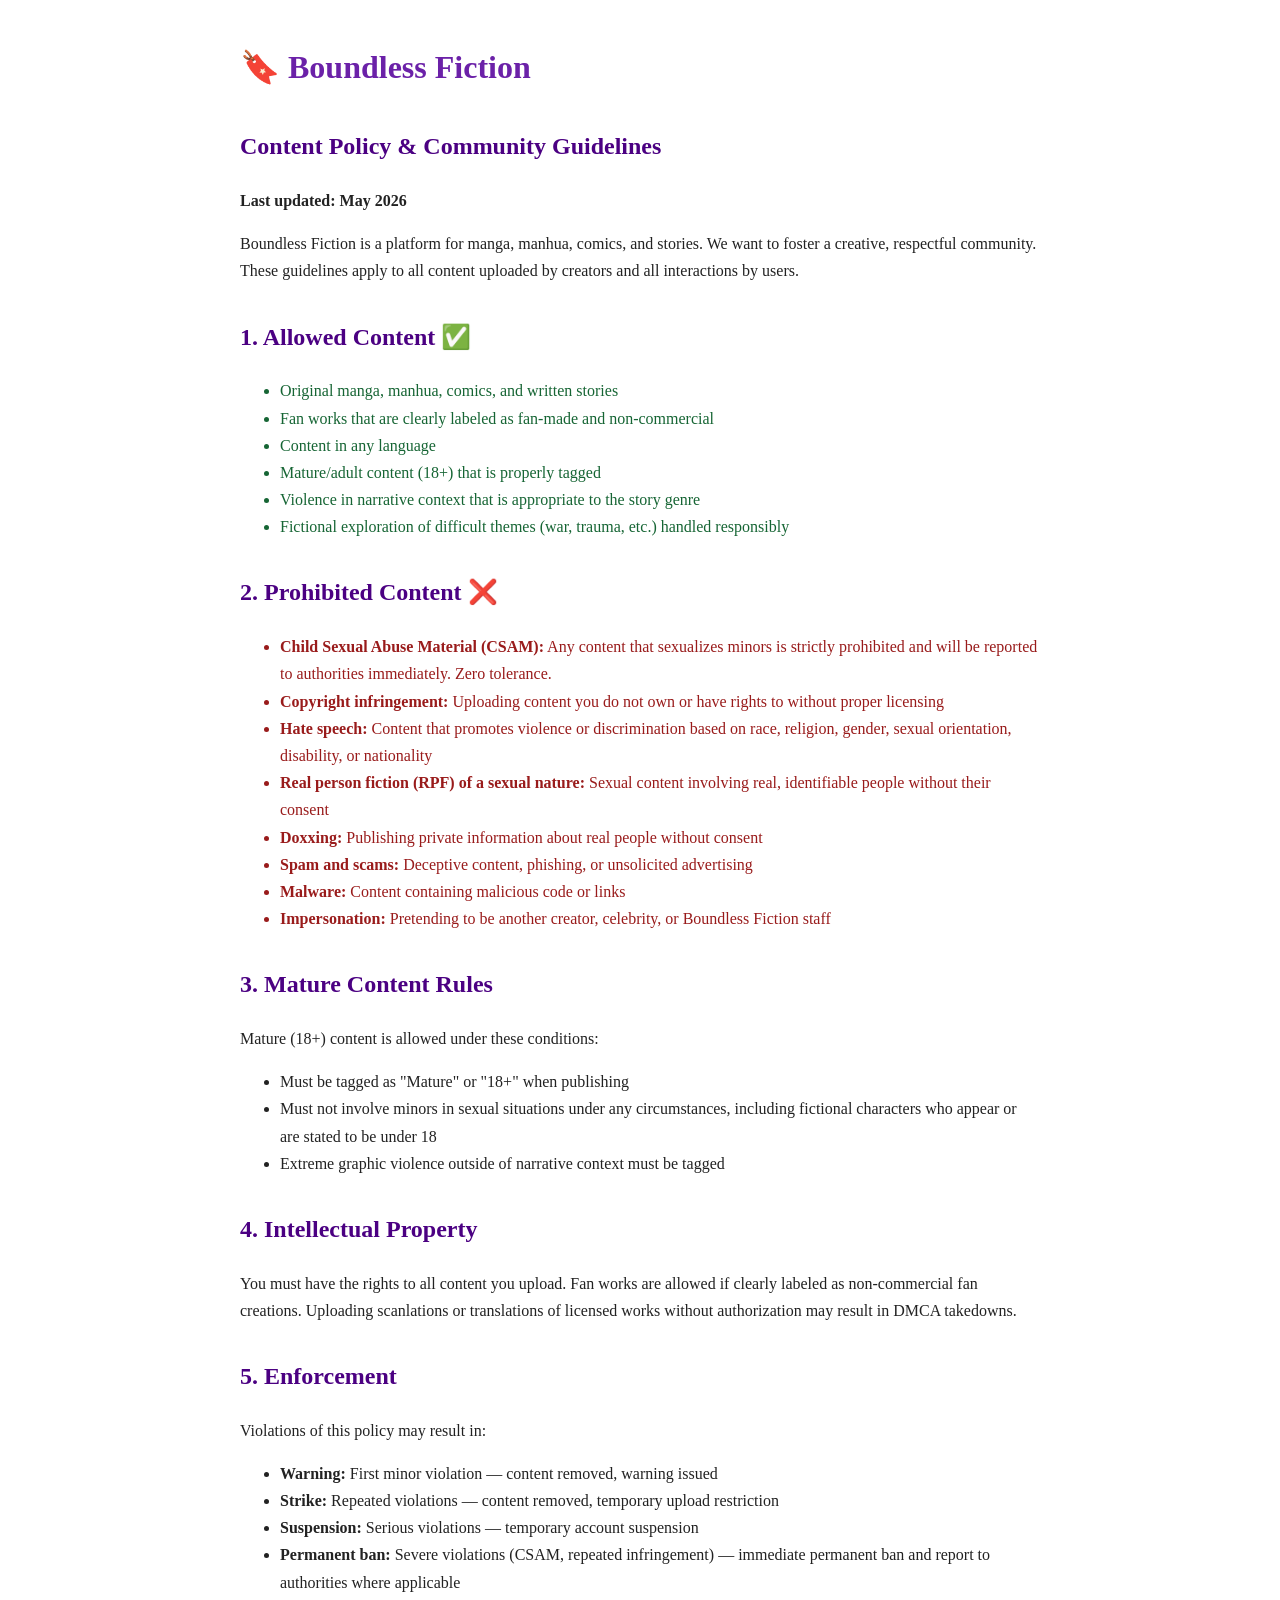
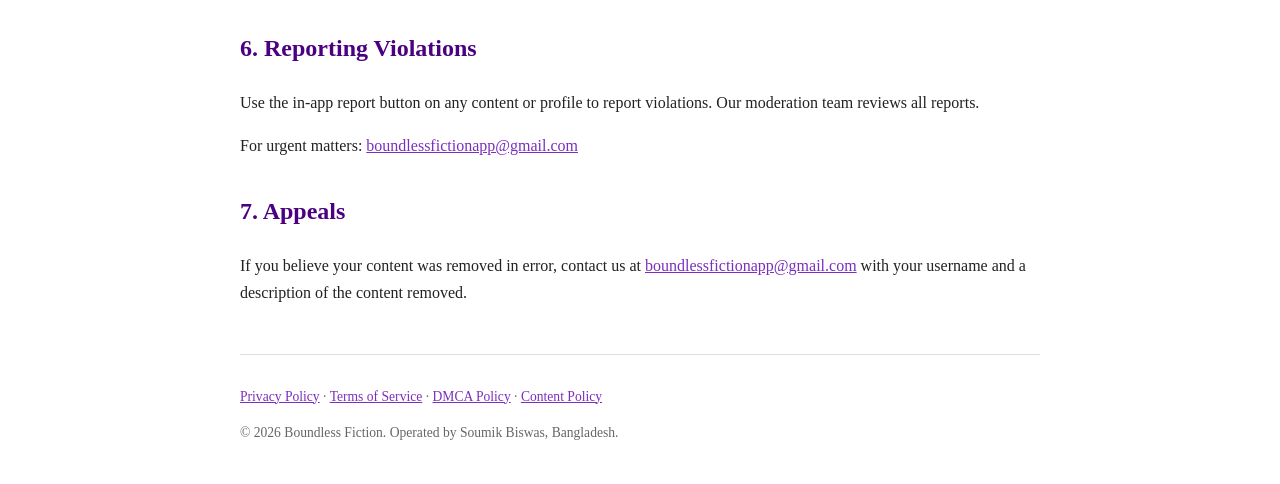
<file: legal/content-policy.html>
<!DOCTYPE html>
<html lang="en">
<head>
<meta charset="UTF-8">
<meta name="viewport" content="width=device-width, initial-scale=1.0">
<title>Content Policy — Boundless Fiction</title>
<link rel="icon" href="/favicon.ico" sizes="any">
<link rel="icon" type="image/png" sizes="32x32" href="/assets/favicon-32x32.png">
<link rel="icon" type="image/png" sizes="16x16" href="/assets/favicon-16x16.png">
<link rel="apple-touch-icon" sizes="180x180" href="/assets/apple-touch-icon.png">
<link rel="canonical" href="https://boundlessfiction.com/legal/content-policy.html">
<style>
  body { font-family: Georgia, serif; max-width: 800px; margin: 40px auto;
         padding: 0 24px; color: #222; line-height: 1.7; }
  h1 { color: #6B21A8; font-size: 2rem; }
  h2 { color: #4B0082; margin-top: 2rem; }
  a { color: #7B2FBE; }
  .allowed { color: #166534; }
  .prohibited { color: #991B1B; }
  footer { margin-top: 3rem; padding-top: 1rem; border-top: 1px solid #ddd;
           font-size: 0.85rem; color: #666; }
</style>
</head>
<body>
<h1>🔖 Boundless Fiction</h1>
<h2>Content Policy & Community Guidelines</h2>
<p><strong>Last updated: May 2026</strong></p>
<p>Boundless Fiction is a platform for manga, manhua, comics, and stories.
We want to foster a creative, respectful community. These guidelines apply
to all content uploaded by creators and all interactions by users.</p>

<h2>1. Allowed Content ✅</h2>
<ul class="allowed">
<li>Original manga, manhua, comics, and written stories</li>
<li>Fan works that are clearly labeled as fan-made and non-commercial</li>
<li>Content in any language</li>
<li>Mature/adult content (18+) that is properly tagged</li>
<li>Violence in narrative context that is appropriate to the story genre</li>
<li>Fictional exploration of difficult themes (war, trauma, etc.)
    handled responsibly</li>
</ul>

<h2>2. Prohibited Content ❌</h2>
<ul class="prohibited">
<li><strong>Child Sexual Abuse Material (CSAM):</strong> Any content that
    sexualizes minors is strictly prohibited and will be reported to
    authorities immediately. Zero tolerance.</li>
<li><strong>Copyright infringement:</strong> Uploading content you do not
    own or have rights to without proper licensing</li>
<li><strong>Hate speech:</strong> Content that promotes violence or
    discrimination based on race, religion, gender, sexual orientation,
    disability, or nationality</li>
<li><strong>Real person fiction (RPF) of a sexual nature:</strong> Sexual
    content involving real, identifiable people without their consent</li>
<li><strong>Doxxing:</strong> Publishing private information about real
    people without consent</li>
<li><strong>Spam and scams:</strong> Deceptive content, phishing, or
    unsolicited advertising</li>
<li><strong>Malware:</strong> Content containing malicious code or links</li>
<li><strong>Impersonation:</strong> Pretending to be another creator,
    celebrity, or Boundless Fiction staff</li>
</ul>

<h2>3. Mature Content Rules</h2>
<p>Mature (18+) content is allowed under these conditions:</p>
<ul>
<li>Must be tagged as "Mature" or "18+" when publishing</li>
<li>Must not involve minors in sexual situations under any circumstances,
    including fictional characters who appear or are stated to be under 18</li>
<li>Extreme graphic violence outside of narrative context must be tagged</li>
</ul>

<h2>4. Intellectual Property</h2>
<p>You must have the rights to all content you upload. Fan works are
allowed if clearly labeled as non-commercial fan creations. Uploading
scanlations or translations of licensed works without authorization may
result in DMCA takedowns.</p>

<h2>5. Enforcement</h2>
<p>Violations of this policy may result in:</p>
<ul>
<li><strong>Warning:</strong> First minor violation — content removed,
    warning issued</li>
<li><strong>Strike:</strong> Repeated violations — content removed,
    temporary upload restriction</li>
<li><strong>Suspension:</strong> Serious violations — temporary account
    suspension</li>
<li><strong>Permanent ban:</strong> Severe violations (CSAM, repeated
    infringement) — immediate permanent ban and report to authorities
    where applicable</li>
</ul>

<h2>6. Reporting Violations</h2>
<p>Use the in-app report button on any content or profile to report
violations. Our moderation team reviews all reports.</p>
<p>For urgent matters:
<a href="mailto:boundlessfictionapp@gmail.com">boundlessfictionapp@gmail.com</a></p>

<h2>7. Appeals</h2>
<p>If you believe your content was removed in error, contact us at
<a href="mailto:boundlessfictionapp@gmail.com">boundlessfictionapp@gmail.com</a>
with your username and a description of the content removed.</p>

<footer>
<p>
<a href="/legal/privacy.html">Privacy Policy</a> ·
<a href="/legal/terms.html">Terms of Service</a> ·
<a href="/legal/dmca.html">DMCA Policy</a> ·
<a href="/legal/content-policy.html">Content Policy</a>
</p>
<p>© 2026 Boundless Fiction. Operated by Soumik Biswas, Bangladesh.</p>
</footer>
</body>
</html>
</file>
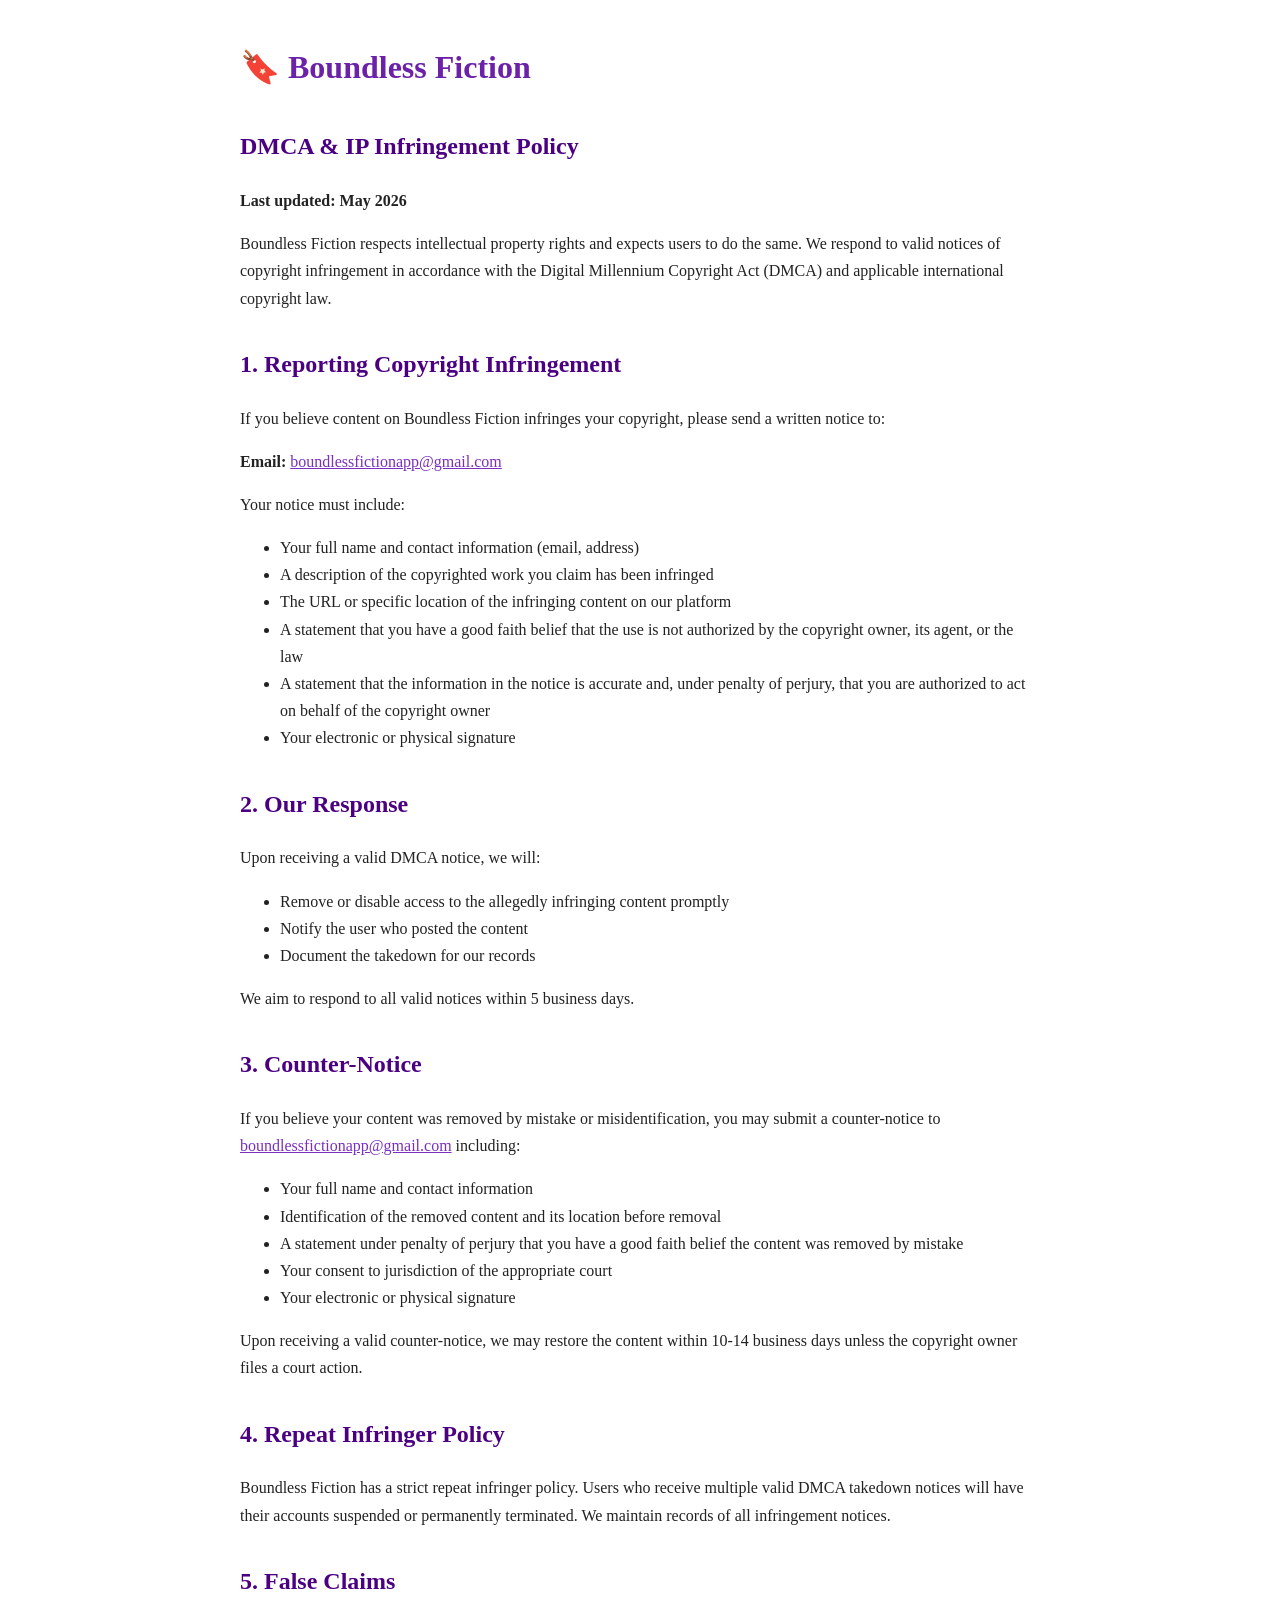
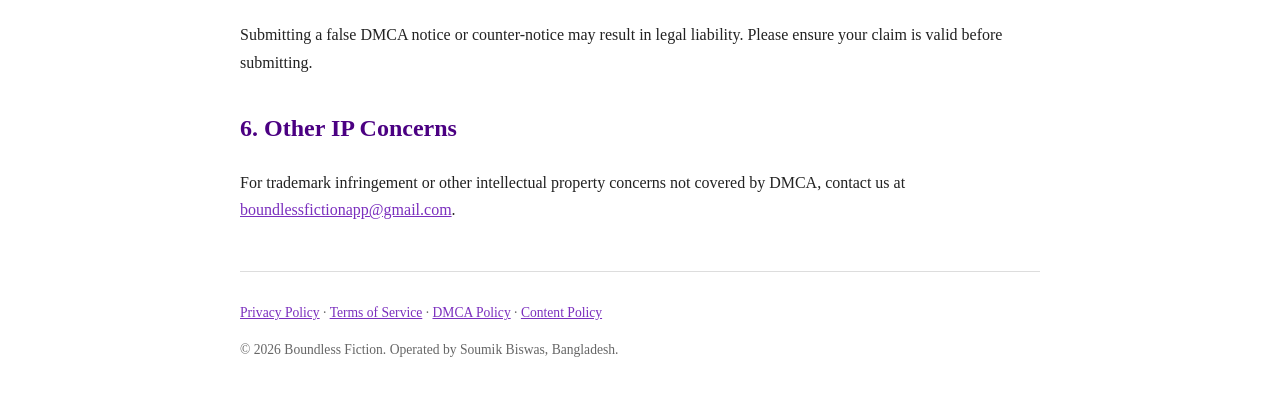
<file: legal/dmca.html>
<!DOCTYPE html>
<html lang="en">
<head>
<meta charset="UTF-8">
<meta name="viewport" content="width=device-width, initial-scale=1.0">
<title>DMCA Policy — Boundless Fiction</title>
<link rel="icon" href="/favicon.ico" sizes="any">
<link rel="icon" type="image/png" sizes="32x32" href="/assets/favicon-32x32.png">
<link rel="icon" type="image/png" sizes="16x16" href="/assets/favicon-16x16.png">
<link rel="apple-touch-icon" sizes="180x180" href="/assets/apple-touch-icon.png">
<link rel="canonical" href="https://boundlessfiction.com/legal/dmca.html">
<style>
  body { font-family: Georgia, serif; max-width: 800px; margin: 40px auto;
         padding: 0 24px; color: #222; line-height: 1.7; }
  h1 { color: #6B21A8; font-size: 2rem; }
  h2 { color: #4B0082; margin-top: 2rem; }
  a { color: #7B2FBE; }
  footer { margin-top: 3rem; padding-top: 1rem; border-top: 1px solid #ddd;
           font-size: 0.85rem; color: #666; }
</style>
</head>
<body>
<h1>🔖 Boundless Fiction</h1>
<h2>DMCA & IP Infringement Policy</h2>
<p><strong>Last updated: May 2026</strong></p>
<p>Boundless Fiction respects intellectual property rights and expects
users to do the same. We respond to valid notices of copyright infringement
in accordance with the Digital Millennium Copyright Act (DMCA) and
applicable international copyright law.</p>

<h2>1. Reporting Copyright Infringement</h2>
<p>If you believe content on Boundless Fiction infringes your copyright,
please send a written notice to:</p>
<p><strong>Email:</strong>
<a href="mailto:boundlessfictionapp@gmail.com">boundlessfictionapp@gmail.com</a></p>
<p>Your notice must include:</p>
<ul>
<li>Your full name and contact information (email, address)</li>
<li>A description of the copyrighted work you claim has been infringed</li>
<li>The URL or specific location of the infringing content on our platform</li>
<li>A statement that you have a good faith belief that the use is not
    authorized by the copyright owner, its agent, or the law</li>
<li>A statement that the information in the notice is accurate and,
    under penalty of perjury, that you are authorized to act on behalf
    of the copyright owner</li>
<li>Your electronic or physical signature</li>
</ul>

<h2>2. Our Response</h2>
<p>Upon receiving a valid DMCA notice, we will:</p>
<ul>
<li>Remove or disable access to the allegedly infringing content promptly</li>
<li>Notify the user who posted the content</li>
<li>Document the takedown for our records</li>
</ul>
<p>We aim to respond to all valid notices within 5 business days.</p>

<h2>3. Counter-Notice</h2>
<p>If you believe your content was removed by mistake or misidentification,
you may submit a counter-notice to
<a href="mailto:boundlessfictionapp@gmail.com">boundlessfictionapp@gmail.com</a>
including:</p>
<ul>
<li>Your full name and contact information</li>
<li>Identification of the removed content and its location before removal</li>
<li>A statement under penalty of perjury that you have a good faith belief
    the content was removed by mistake</li>
<li>Your consent to jurisdiction of the appropriate court</li>
<li>Your electronic or physical signature</li>
</ul>
<p>Upon receiving a valid counter-notice, we may restore the content within
10-14 business days unless the copyright owner files a court action.</p>

<h2>4. Repeat Infringer Policy</h2>
<p>Boundless Fiction has a strict repeat infringer policy. Users who
receive multiple valid DMCA takedown notices will have their accounts
suspended or permanently terminated. We maintain records of all
infringement notices.</p>

<h2>5. False Claims</h2>
<p>Submitting a false DMCA notice or counter-notice may result in legal
liability. Please ensure your claim is valid before submitting.</p>

<h2>6. Other IP Concerns</h2>
<p>For trademark infringement or other intellectual property concerns not
covered by DMCA, contact us at
<a href="mailto:boundlessfictionapp@gmail.com">boundlessfictionapp@gmail.com</a>.</p>

<footer>
<p>
<a href="/legal/privacy.html">Privacy Policy</a> ·
<a href="/legal/terms.html">Terms of Service</a> ·
<a href="/legal/dmca.html">DMCA Policy</a> ·
<a href="/legal/content-policy.html">Content Policy</a>
</p>
<p>© 2026 Boundless Fiction. Operated by Soumik Biswas, Bangladesh.</p>
</footer>
</body>
</html>
</file>
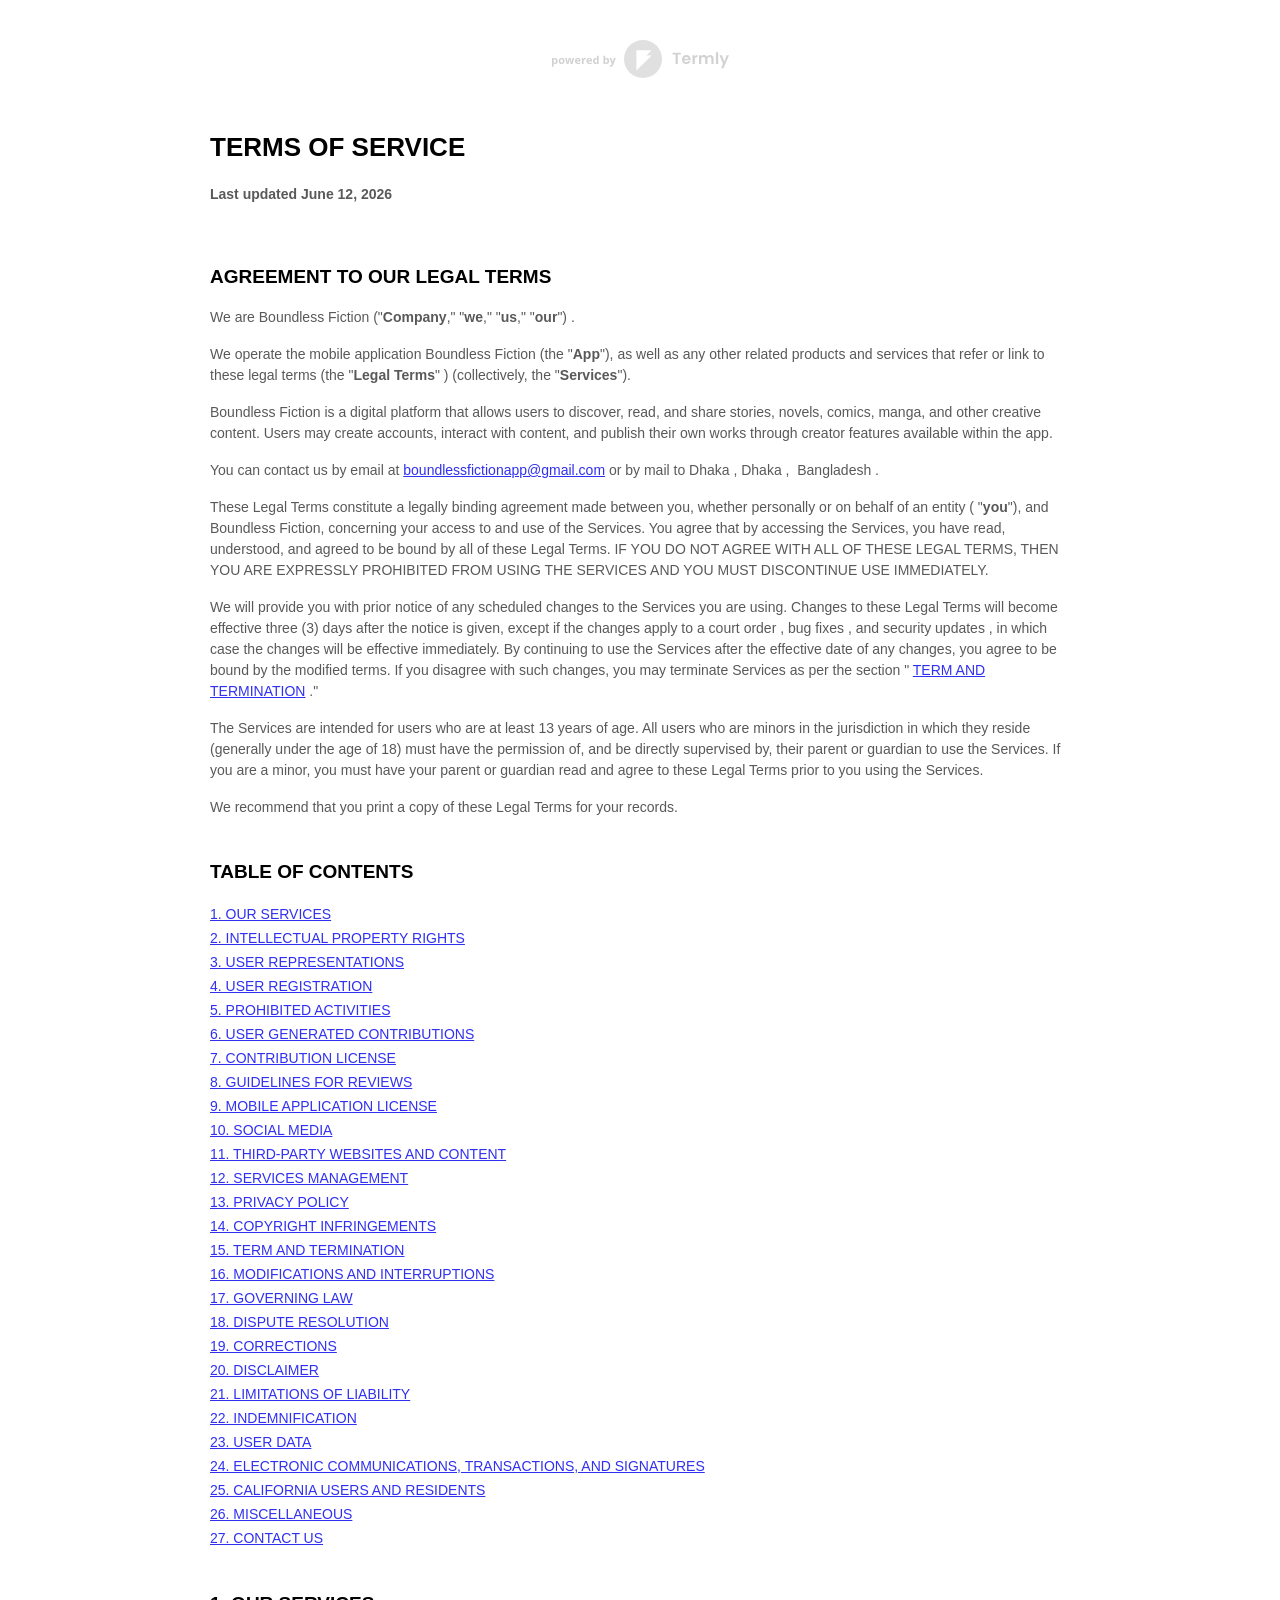
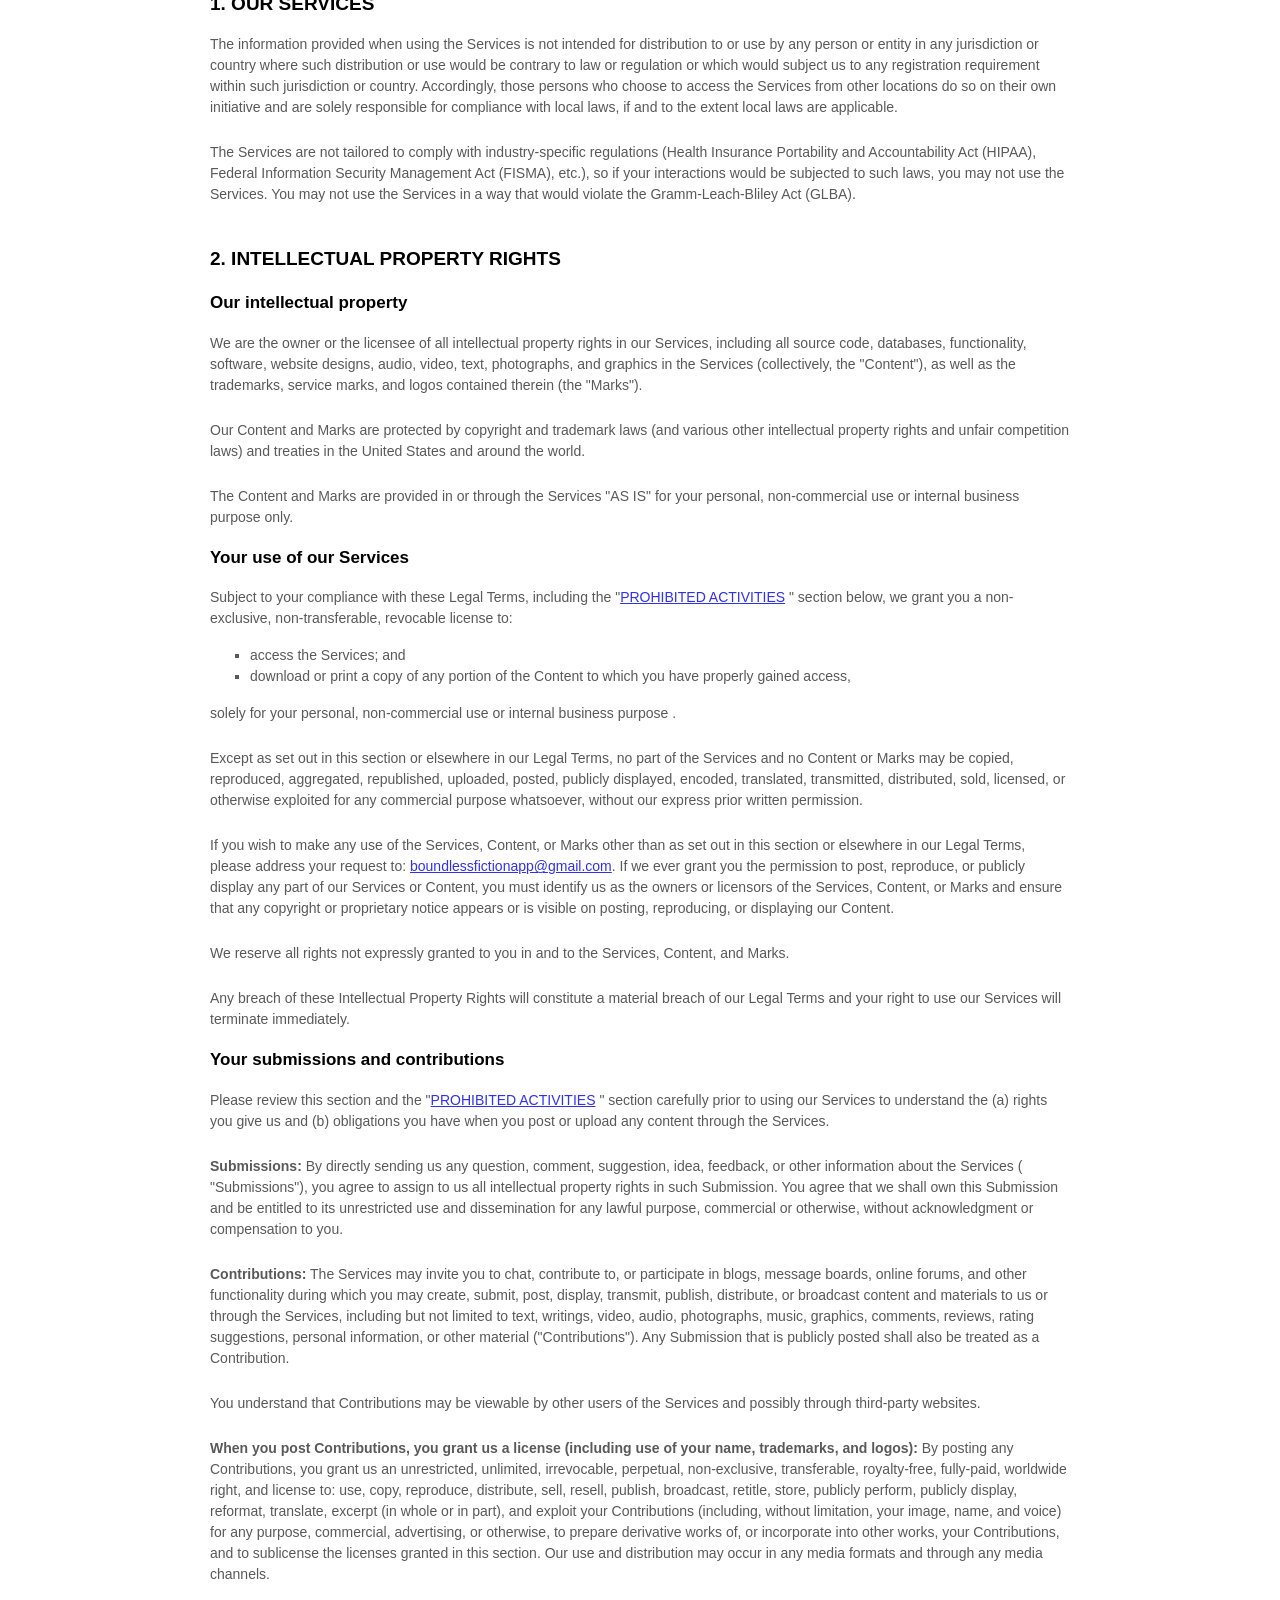
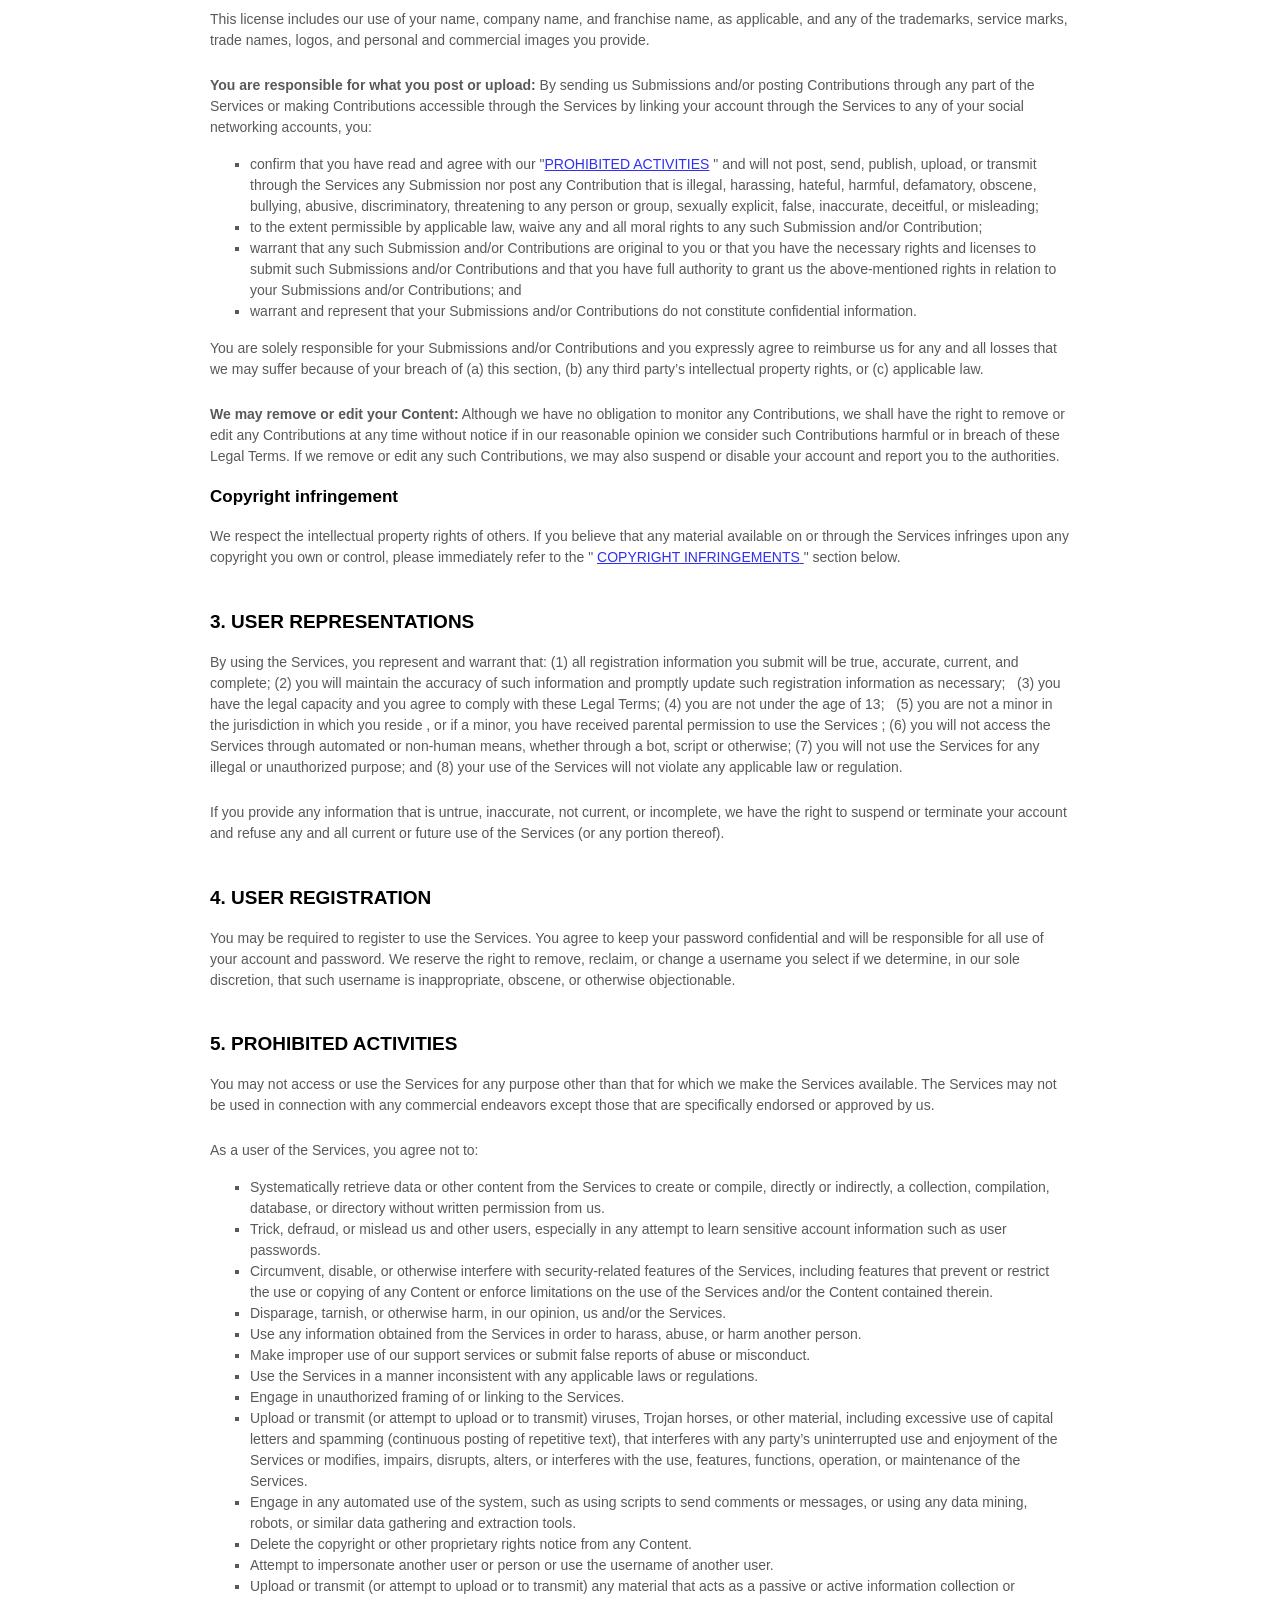
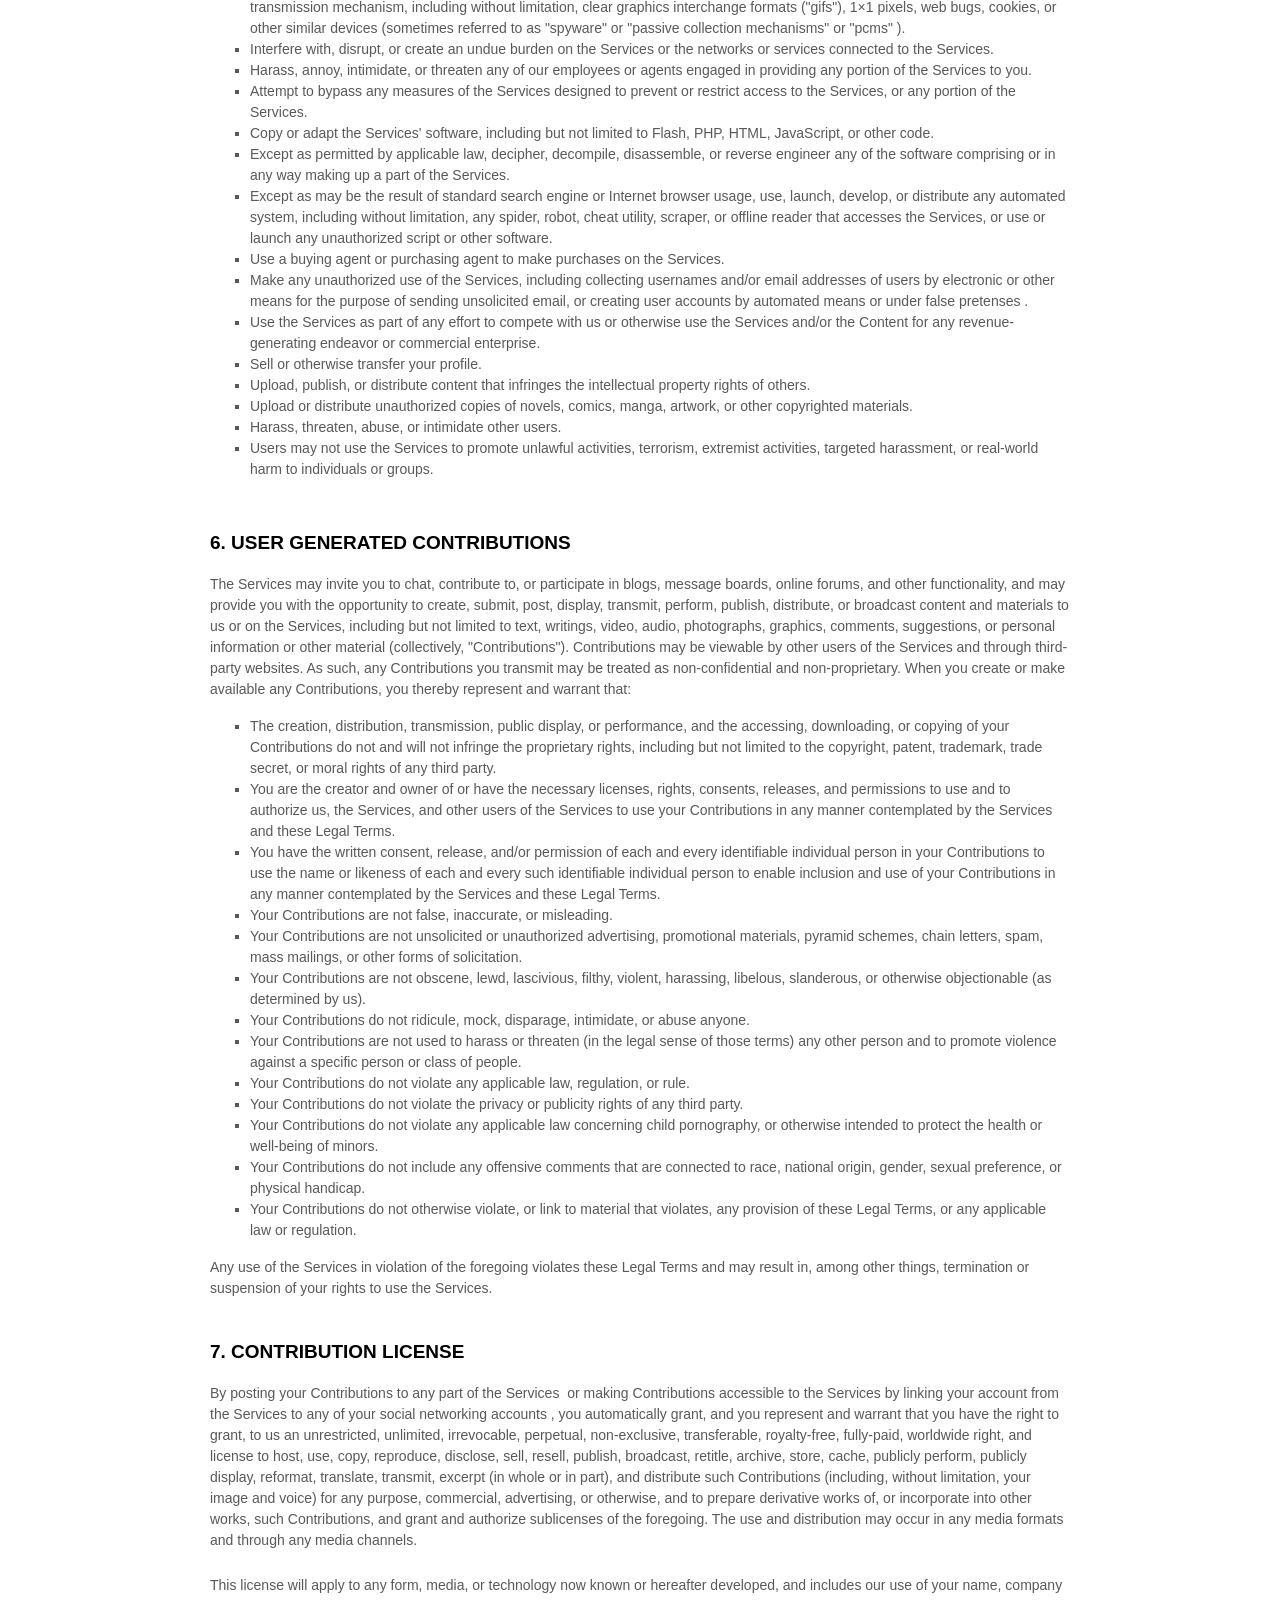
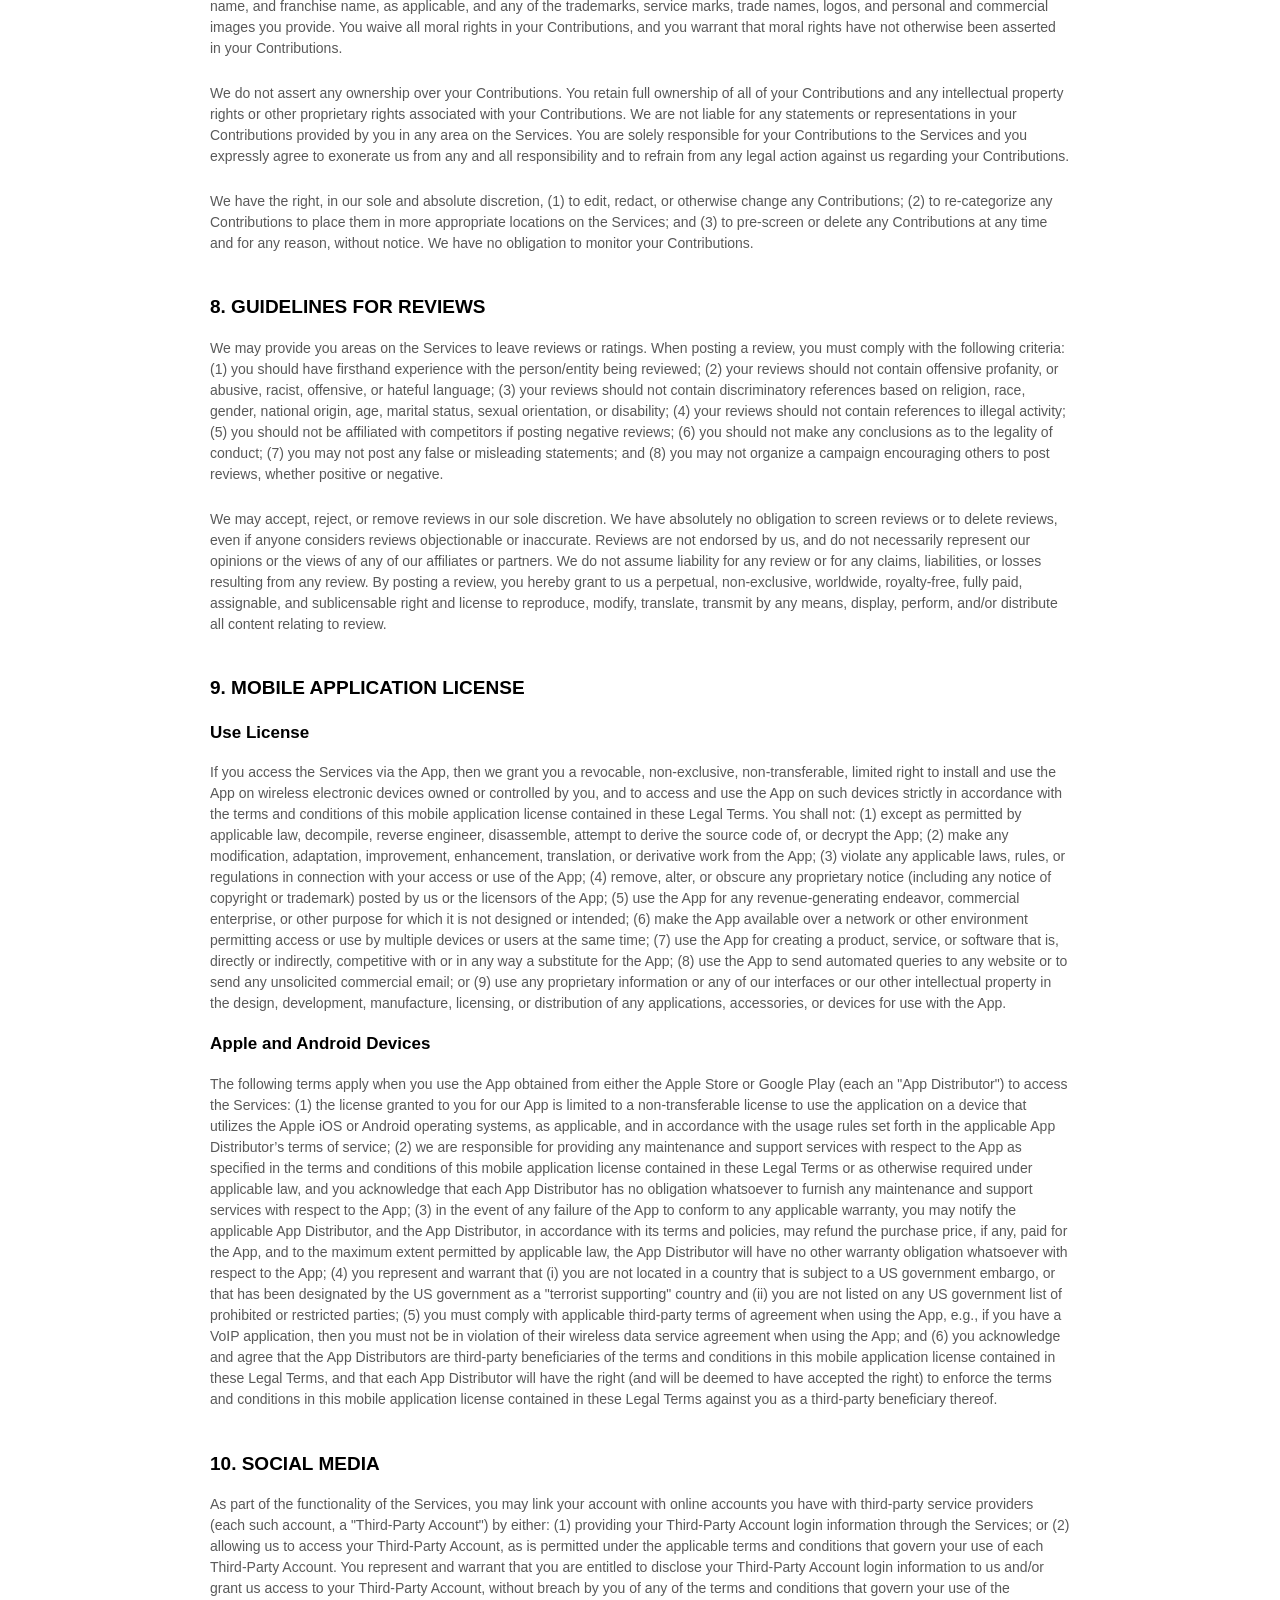
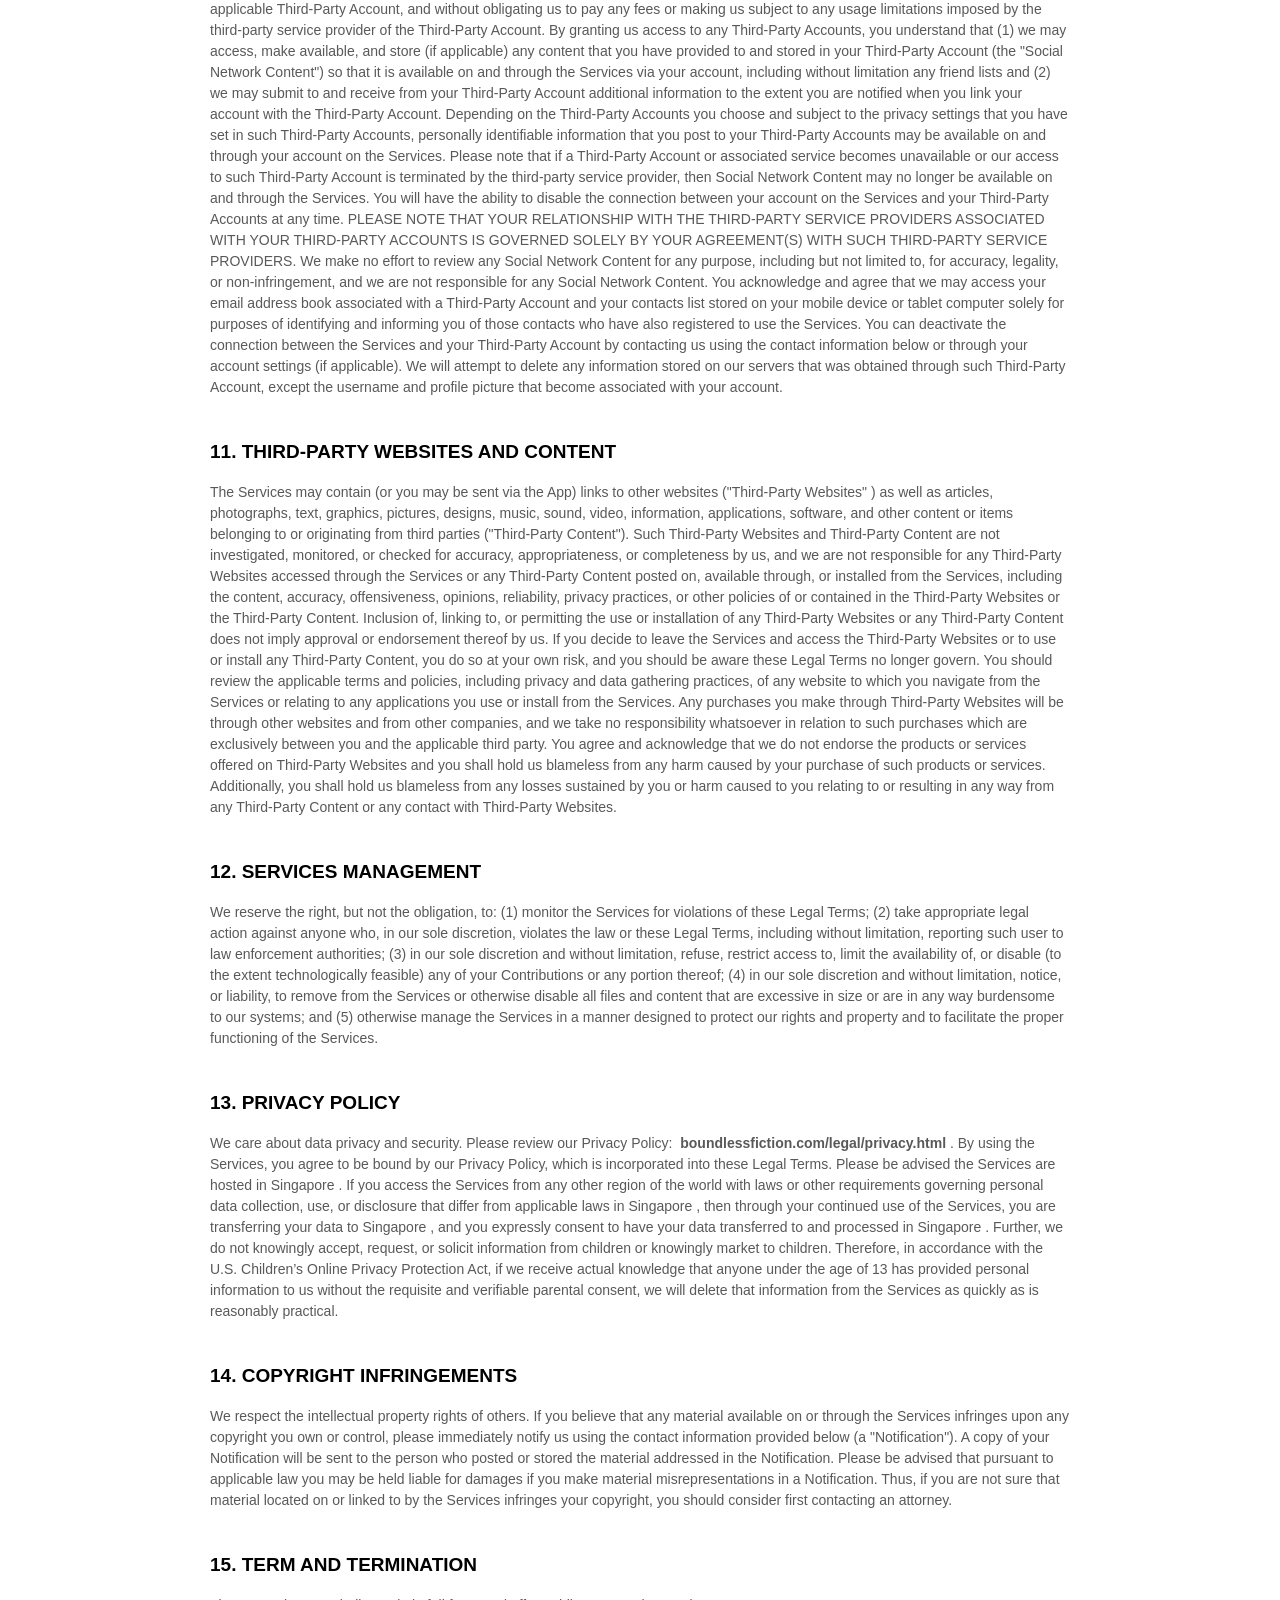
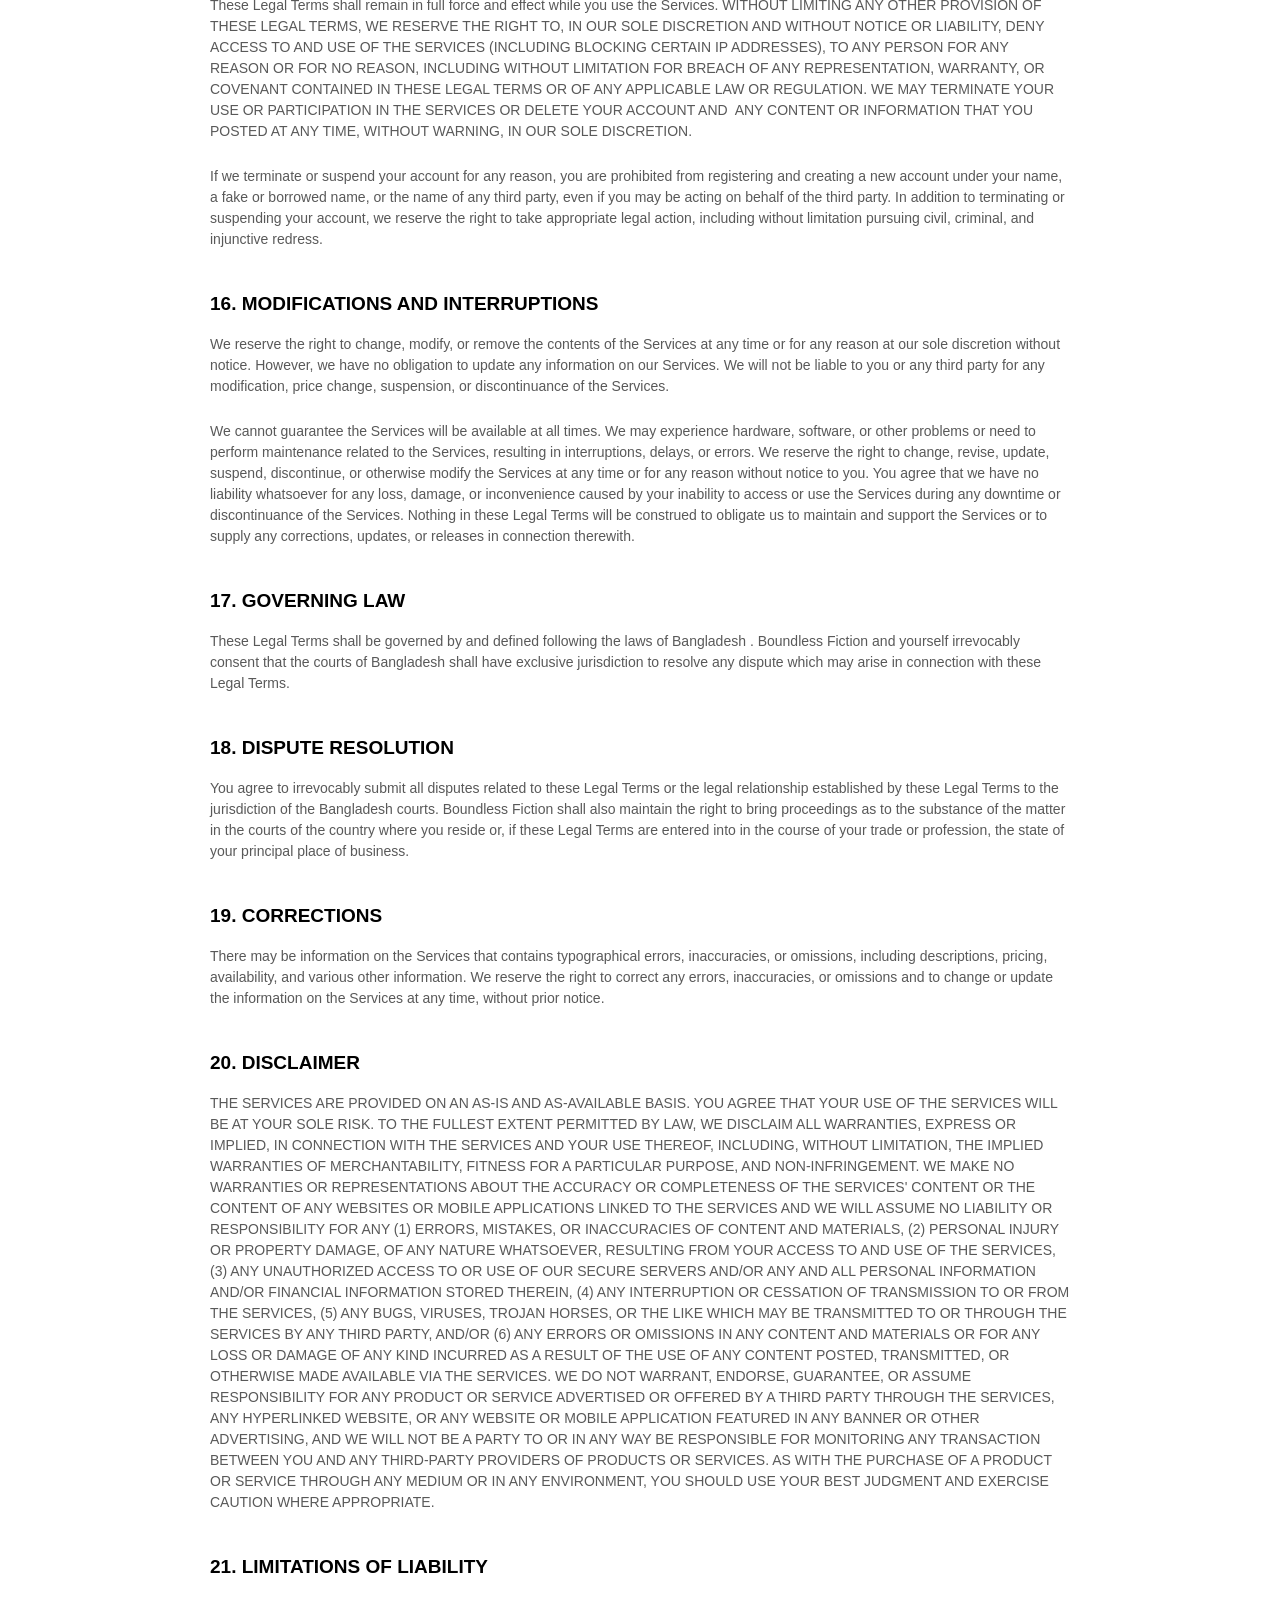
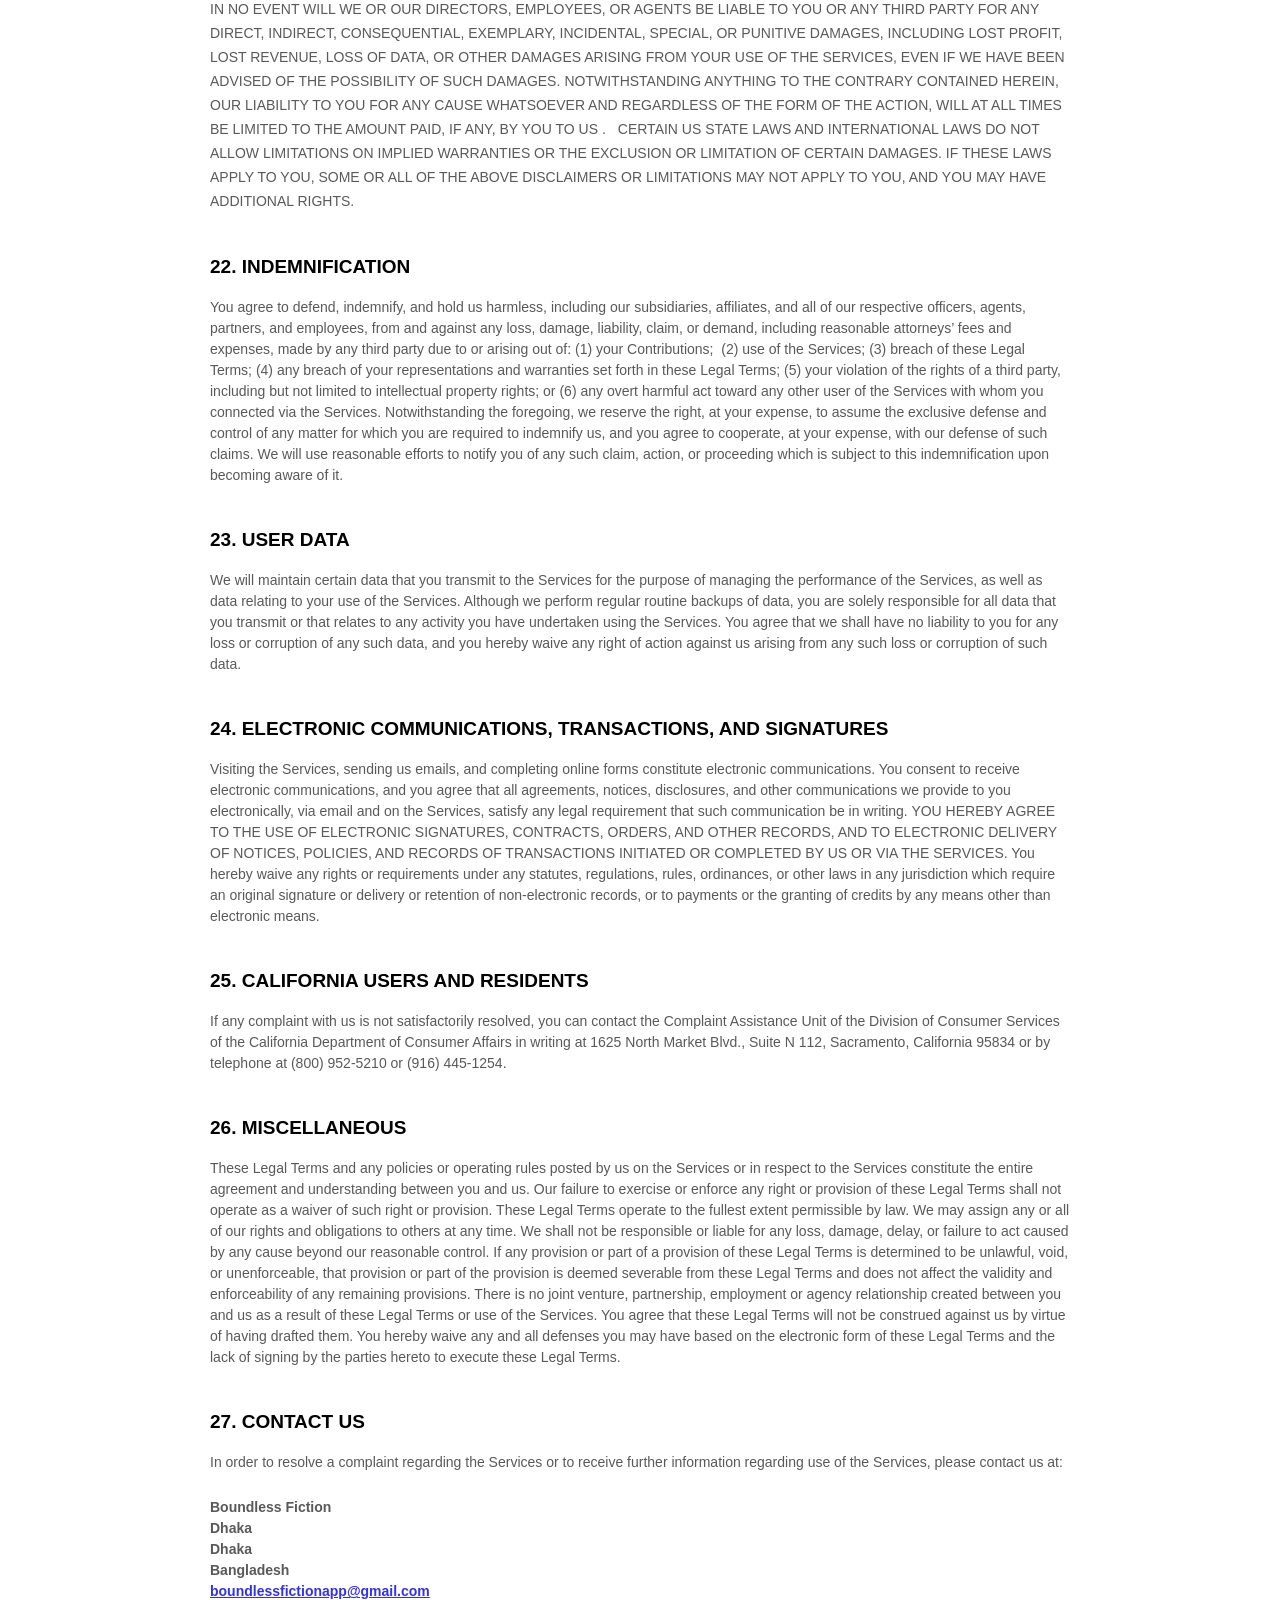
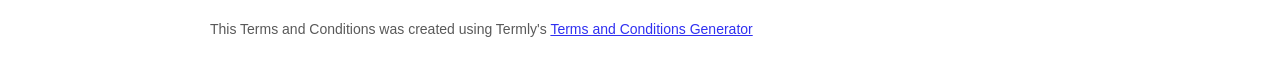
<file: legal/terms.html>
<!DOCTYPE html>
<html lang="en">
<head>
<meta charset="UTF-8">
<meta name="viewport" content="width=device-width, initial-scale=1.0">
<title>Terms of Service - Boundless Fiction</title>
<link rel="icon" href="/favicon.ico" sizes="any">
<link rel="icon" type="image/png" sizes="32x32" href="/assets/favicon-32x32.png">
<link rel="icon" type="image/png" sizes="16x16" href="/assets/favicon-16x16.png">
<link rel="apple-touch-icon" sizes="180x180" href="/assets/apple-touch-icon.png">
<link rel="canonical" href="https://boundlessfiction.com/terms.html">
<style>
  body { max-width: 860px; margin: 40px auto; padding: 0 24px;
         background: #ffffff; }
</style>
</head>
<body>
<style>
    [data-custom-class='body'],
    [data-custom-class='body'] * {
        background: transparent !important;
    }

    [data-custom-class='title'],
    [data-custom-class='title'] * {
        font-family: Arial !important;
        font-size: 26px !important;
        color: #000000 !important;
    }

    [data-custom-class='subtitle'],
    [data-custom-class='subtitle'] * {
        font-family: Arial !important;
        color: #595959 !important;
        font-size: 14px !important;
    }

    [data-custom-class='heading_1'],
    [data-custom-class='heading_1'] * {
        font-family: Arial !important;
        font-size: 19px !important;
        color: #000000 !important;
    }

    [data-custom-class='heading_2'],
    [data-custom-class='heading_2'] * {
        font-family: Arial !important;
        font-size: 17px !important;
        color: #000000 !important;
    }

    [data-custom-class='body_text'],
    [data-custom-class='body_text'] * {
        color: #595959 !important;
        font-size: 14px !important;
        font-family: Arial !important;
    }

    [data-custom-class='link'],
    [data-custom-class='link'] * {
        color: #3030F1 !important;
        font-size: 14px !important;
        font-family: Arial !important;
        word-break: break-word !important;
    }
</style>
<span
    style="display: block;margin: 0 auto 3.125rem;width: 11.125rem;height: 2.375rem;background: url([data-uri]) center no-repeat;"></span>

<div data-custom-class="body">
    <div align="center" style="text-align: left;">
        <div class="MsoNormal" data-custom-class="title" style="line-height: 1.5;">
            <bdt class="block-component"><span style="font-size: 19px;"></bdt>
            <bdt class="question"><strong>
                    <h1>TERMS OF SERVICE</h1>
                </strong></bdt>
            <bdt class="statement-end-if-in-editor"></bdt></span>
        </div>
        <div class="MsoNormal" data-custom-class="subtitle" style="line-height: 1.5;"><strong>Last updated</strong>
            <bdt class="question"><strong>June 12, 2026</strong></bdt>
        </div>
        <div class="MsoNormal" style="line-height: 1.1;"><br></div>
        <div style="line-height: 1.5;"><br></div>
        <div style="line-height: 1.5;"><strong><span data-custom-class="heading_1">
                    <h2>AGREEMENT TO OUR LEGAL TERMS</h2>
                </span></strong></div>
    </div>
    <div align="center" style="text-align: left;">
        <div class="MsoNormal" id="agreement" style="line-height: 1.5;"><a name="_6aa3gkhykvst"></a></div>
    </div>
    <div align="center" style="text-align: left;">
        <div class="MsoNormal" data-custom-class="body_text" style="line-height: 1.5;"><span style="font-size:11.0pt;line-height:115%;font-family:Arial;
Calibri;color:#595959;mso-themecolor:text1;mso-themetint:166;">We are <bdt class="question noTranslate"
                    data-id="9d459c4e-c548-e5cb-7729-a118548965d2">Boundless Fiction</bdt>
                <bdt class="block-component"></bdt> (<bdt class="block-component"></bdt>"<strong>Company</strong>,"
                "<strong>we</strong>," "<strong>us</strong>," "<strong>our</strong>"<bdt
                    class="statement-end-if-in-editor"></bdt>)<span style="font-size:11.0pt;line-height:115%;
Arial;mso-fareast-font-family:Calibri;color:#595959;mso-themecolor:text1;
mso-themetint:166;"><span style="font-size:11.0pt;line-height:115%;
Arial;mso-fareast-font-family:Calibri;color:#595959;mso-themecolor:text1;
mso-themetint:166;"><span style="font-size:11.0pt;line-height:115%;
Arial;mso-fareast-font-family:Calibri;color:#595959;mso-themecolor:text1;
mso-themetint:166;">
                            <bdt class="question">
                                <bdt class="block-component">.</bdt>
                        </span>
                        <bdt class="block-component"></bdt>
                    </span></span>
            </span></span></span></span></div>
    </div>
    <div align="center" style="line-height: 1;"><br></div>
    <div align="center" style="text-align: left;">
        <div class="MsoNormal" data-custom-class="body_text" style="line-height: 1.5;"><span style="font-size:11.0pt;line-height:115%;font-family:Arial;
Calibri;color:#595959;mso-themecolor:text1;mso-themetint:166;">We operate <bdt class="block-component"></bdt>
                <bdt class="block-component"></bdt>the mobile application <bdt class="question noTranslate">
                    Boundless Fiction</bdt> (the <bdt class="block-component"></bdt>"<strong>App</strong>"<bdt
                    class="statement-end-if-in-editor"></bdt>)<bdt class="statement-end-if-in-editor"></bdt>, as well as
                any other related products and services that refer or link to these legal terms (the <bdt
                    class="block-component"></bdt>"<strong>Legal Terms</strong>"<bdt class="statement-end-if-in-editor">
                </bdt>) (collectively, the <bdt class="block-component"></bdt>"<strong>Services</strong>"<bdt
                    class="statement-end-if-in-editor"></bdt>).<bdt class="block-component"></bdt>
            </span></div>
        <div class="MsoNormal" style="line-height: 1;"><br></div>
        <div class="MsoNormal" data-custom-class="body_text" style="line-height: 1.5;">
            <bdt class="question">Boundless Fiction is a digital platform that allows users to discover, read, and share
                stories, novels, comics, manga, and other creative content. Users may create accounts, interact with
                content, and publish their own works through creator features available within the app.</bdt>
        </div>
        <div class="MsoNormal" data-custom-class="body_text" style="line-height: 1.5;"><span style="font-size:11.0pt;line-height:115%;font-family:Arial;
Calibri;color:#595959;mso-themecolor:text1;mso-themetint:166;">
                <bdt class="statement-end-if-in-editor"></bdt>
            </span></div>
        <div class="MsoNormal" style="line-height: 1;"><br></div>
        <div class="MsoNormal" data-custom-class="body_text" style="line-height: 1.5;"><span style="font-size:11.0pt;line-height:115%;font-family:Arial;
Calibri;color:#595959;mso-themecolor:text1;mso-themetint:166;">You can contact us by <bdt class="block-component">email
                    at <bdt class="question noTranslate"><a target="_blank" data-custom-class="link"
                            href="mailto:boundlessfictionapp@gmail.com">boundlessfictionapp@gmail.com</a></bdt>
                    <bdt class="block-component"></bdt> or by mail to <bdt class="question noTranslate">Dhaka</bdt>
                    <bdt class="block-component"></bdt>, <bdt class="question noTranslate">Dhaka</bdt>
                    <bdt class="block-component"></bdt>
                    <bdt class="block-component"></bdt>
                    <bdt class="block-component">
                        <bdt class="block-component">, </bdt>
                        <bdt class="question noTranslate">Bangladesh</bdt>
                        <bdt class="statement-end-if-in-editor"></bdt>
                    </bdt>.</span></div>
        <div class="MsoNormal" style="line-height: 1;"><br></div>
        <div class="MsoNormal" data-custom-class="body_text" style="line-height: 1.5;"><span style="font-size:11.0pt;line-height:115%;font-family:Arial;
Calibri;color:#595959;mso-themecolor:text1;mso-themetint:166;">These Legal Terms constitute a legally binding agreement
                made between you, whether personally or on behalf of an entity (<bdt class="block-component"></bdt>
                "<strong>you</strong>"<bdt class="statement-end-if-in-editor"></bdt>), and <bdt
                    class="question noTranslate">Boundless Fiction</bdt>, concerning your access to and use of the
                Services. You agree that by accessing the Services, you have read, understood, and agreed to be bound by
                all of these Legal Terms. IF YOU DO NOT AGREE WITH ALL OF THESE LEGAL TERMS, THEN YOU ARE EXPRESSLY
                PROHIBITED FROM USING THE SERVICES AND YOU MUST DISCONTINUE USE IMMEDIATELY.<bdt
                    class="block-component"></bdt>
                <bdt class="block-component"></bdt>
            </span></div>
        <div class="MsoNormal" style="line-height: 1;"><br></div>
        <div class="MsoNormal" data-custom-class="body_text" style="line-height: 1.5;"><span style="font-size:11.0pt;line-height:115%;font-family:Arial;
Calibri;color:#595959;mso-themecolor:text1;mso-themetint:166;">We will provide you with prior notice of any scheduled
                changes to the Services you are using. Changes to these Legal Terms will become effective <bdt
                    class="question">three (3)</bdt> days after the notice is given<bdt class="block-component"></bdt>,
                except if the changes apply to <bdt class="forloop-component"></bdt>
                <bdt class="block-component"></bdt>
                <bdt class="question">a court order</bdt>
                <bdt class="block-component"></bdt>
                <bdt class="forloop-component"></bdt>
                <bdt class="block-component"></bdt>, <bdt class="question">bug fixes</bdt>
                <bdt class="else-block"></bdt>
                <bdt class="forloop-component"></bdt>
                <bdt class="block-component"></bdt>, and <bdt class="question">security updates</bdt>
                <bdt class="statement-end-if-in-editor"></bdt>
                <bdt class="forloop-component"></bdt>, in which case the changes will be effective immediately<bdt
                    class="statement-end-if-in-editor"></bdt>. By continuing to use the Services after the effective
                date of any changes, you agree to be bound by the modified terms. If you disagree with such changes, you
                may terminate Services as per the section <bdt class="block-component"></bdt>"<bdt
                    class="statement-end-if-in-editor"></bdt>
            </span><a data-custom-class="link" href="#terms"><span style="font-size:11.0pt;line-height:115%;font-family:Arial;
Calibri;color: rgb(0, 58, 250);mso-themecolor:text1;mso-themetint:166;">TERM AND TERMINATION</span></a><span style="font-size:11.0pt;line-height:115%;font-family:Arial;
Calibri;color:#595959;mso-themecolor:text1;mso-themetint:166;">
                <bdt class="block-component"></bdt>."<bdt class="statement-end-if-in-editor"></bdt>
                <bdt class="else-block"></bdt>
                <bdt class="statement-end-if-in-editor"></bdt>
            </span></div>
    </div>
    <div align="center" style="line-height: 1;"><br></div>
    <div align="center" style="text-align: left;">
        <div class="MsoNormal" data-custom-class="body_text" style="line-height: 1.5;">
            <bdt class="block-container if" data-type="if" id="a2595956-7028-dbe5-123e-d3d3a93ed076">
                <bdt data-type="conditional-block">
                    <bdt data-type="body"><span style="font-size:11.0pt;line-height:115%;font-family:Arial;
Calibri;color:#595959;mso-themecolor:text1;mso-themetint:166;">
                            <bdt class="block-component"></bdt>
                            <bdt class="block-container if" data-type="if" id="a2595956-7028-dbe5-123e-d3d3a93ed076">
                                <bdt data-type="conditional-block">
                                    <bdt data-type="body"><span
                                            style="color: rgb(89, 89, 89); font-size: 14.6667px;">The Services are
                                            intended for users who are at least 13 years of age. All users who are
                                            minors in the jurisdiction in which they reside (generally under the age of
                                            18) must have the permission of, and be directly supervised by, their parent
                                            or guardian to use the Services. If you are a minor, you must have your
                                            parent or guardian read and agree to these Legal Terms prior to you using
                                            the Services.</span></bdt>
                                </bdt>
                            </bdt>
                            <bdt data-type="body"><span style="color: rgb(89, 89, 89); font-size: 14.6667px;">
                                    <bdt class="block-component"></bdt>
                            </bdt>
        </div>
        <div class="MsoNormal" style="line-height: 1;"><br></div>
        <div class="MsoNormal" data-custom-class="body_text" style="line-height: 1.5;">We recommend that you print a
            copy of these Legal Terms for your records.</div>
        <div class="MsoNormal" style="line-height: 1.5;"><br></div>
        <div class="MsoNormal" data-custom-class="heading_1" style="line-height: 1.5;"><strong>
                <h2>TABLE OF CONTENTS</h2>
            </strong></div>
        <div class="MsoNormal" style="line-height: 1.5;"><a data-custom-class="link" href="#services"><span
                    data-custom-class="link"><span style="color: rgb(0, 58, 250); font-size: 15px;"><span
                            data-custom-class="body_text">1. OUR SERVICES</span></span></span></a></div>
        <div class="MsoNormal" style="line-height: 1.5;"><a data-custom-class="link" href="#ip"><span
                    style="color: rgb(0, 58, 250);"><span data-custom-class="body_text">2. INTELLECTUAL PROPERTY
                        RIGHTS</span></span></a></div>
        <div class="MsoNormal" style="line-height: 1.5;"><a data-custom-class="link" href="#userreps"></a><a
                data-custom-class="link" href="#userreps"><span
                    style="color: rbg(0, 58, 250); font-size: 15px; line-height: 1.5;"><span
                        data-custom-class="body_text">3. USER REPRESENTATIONS</span></span></a></div>
        <div class="MsoNormal" style="line-height: 1.5;"><span style="font-size: 15px;"><span
                    data-custom-class="body_text">
                    <bdt class="block-component"></bdt>
                </span></span><a data-custom-class="link" href="#userreg"><span
                    style="color: rgb(0, 58, 250); font-size: 15px;"><span data-custom-class="body_text">4. USER
                        REGISTRATION</span></span></a><span style="font-size: 15px;"><span
                    data-custom-class="body_text">
                    <bdt class="statement-end-if-in-editor"></bdt>
                </span></span> <a data-custom-class="link" href="#products"></a></div>
        <div class="MsoNormal" style="line-height: 1.5;"><a data-custom-class="link" href="#products"><span
                    style="color: rgb(0, 58, 250); font-size: 15px;"><span data-custom-class="body_text">
                        <bdt class="block-component"></bdt>
                        <bdt class="block-component"></bdt>
                        <bdt class="statement-end-if-in-editor"></bdt>
                    </span></span></a> <a data-custom-class="link" href="#purchases"></a></div>
        <div class="MsoNormal" style="line-height: 1.5;"><a data-custom-class="link" href="#purchases"><span
                    style="color: rgb(0, 58, 250); font-size: 15px;"><span data-custom-class="body_text">
                        <bdt class="block-component"></bdt>
                    </span></span></a></div>
        <div class="MsoNormal" style="line-height: 1.5;">
            <bdt class="block-component"><span style="font-size: 15px;"></span></bdt>
        </div>
        <div class="MsoNormal" style="line-height: 1.5;"><span style="font-size: 15px;"><span
                    data-custom-class="body_text">
                    <bdt class="block-component"></bdt>
                </span></span> <a data-custom-class="link" href="#software"></a> <a data-custom-class="link"
                href="#software"></a></div>
        <div class="MsoNormal" style="line-height: 1.5;"><a data-custom-class="link" href="#software"><span
                    style="color: rgb(0, 58, 250); font-size: 15px;"><span data-custom-class="body_text">
                        <bdt class="block-component"></bdt>
                    </span></span></a> <a data-custom-class="link" href="#prohibited"></a></div>
        <div class="MsoNormal" style="line-height: 1.5;"><a data-custom-class="link" href="#prohibited"><span
                    style="color: rgb(0, 58, 250); font-size: 15px;"><span data-custom-class="body_text">5. PROHIBITED
                        ACTIVITIES</span></span></a> <a data-custom-class="link" href="#ugc"></a></div>
        <div class="MsoNormal" style="line-height: 1.5;"><a data-custom-class="link" href="#ugc"><span
                    style="color: rgb(0, 58, 250); font-size: 15px;"><span data-custom-class="body_text">6. USER
                        GENERATED CONTRIBUTIONS</span></span></a> <a data-custom-class="link" href="#license"></a></div>
        <div class="MsoNormal" style="line-height: 1.5;"><a data-custom-class="link" href="#license"><span
                    style="color: rgb(0, 58, 250); font-size: 15px;"><span data-custom-class="body_text">7. CONTRIBUTION
                        <bdt class="block-component"></bdt>LICENSE<bdt class="statement-end-if-in-editor"></bdt>
                    </span></span></a> <a data-custom-class="link" href="#reviews"></a></div>
        <div class="MsoNormal" style="line-height: 1.5;"><a data-custom-class="link" href="#reviews"><span
                    style="color: rgb(0, 58, 250); font-size: 15px;"><span data-custom-class="body_text">
                        <bdt class="block-component"></bdt>8. GUIDELINES FOR REVIEWS<bdt
                            class="statement-end-if-in-editor"></bdt>
                    </span></span></a> <a data-custom-class="link" href="#mobile"></a></div>
        <div class="MsoNormal" style="line-height: 1.5;"><a data-custom-class="link" href="#mobile"><span
                    style="color: rgb(0, 58, 250); font-size: 15px;"><span data-custom-class="body_text">
                        <bdt class="block-component"></bdt>9. MOBILE APPLICATION <bdt class="block-component"></bdt>
                        LICENSE<bdt class="statement-end-if-in-editor"></bdt>
                        <bdt class="statement-end-if-in-editor"></bdt>
                    </span></span></a> <a data-custom-class="link" href="#socialmedia"></a></div>
        <div class="MsoNormal" style="line-height: 1.5;"><a data-custom-class="link" href="#socialmedia"><span
                    style="color: rgb(0, 58, 250); font-size: 15px;"><span data-custom-class="body_text">
                        <bdt class="block-component"></bdt>10. SOCIAL MEDIA<bdt class="statement-end-if-in-editor">
                        </bdt>
                    </span></span></a> <a data-custom-class="link" href="#thirdparty"></a></div>
        <div class="MsoNormal" style="line-height: 1.5;"><a data-custom-class="link" href="#thirdparty"><span
                    style="color: rgb(0, 58, 250); font-size: 15px;"><span data-custom-class="body_text">
                        <bdt class="block-component"></bdt>11. THIRD-PARTY WEBSITES AND CONTENT<bdt
                            class="statement-end-if-in-editor"></bdt>
                    </span></span></a> <a data-custom-class="link" href="#advertisers"></a></div>
        <div class="MsoNormal" style="line-height: 1.5;"><a data-custom-class="link" href="#advertisers"><span
                    style="color: rgb(0, 58, 250); font-size: 15px;"><span data-custom-class="body_text">
                        <bdt class="block-component"></bdt>
                    </span></span></a> <a data-custom-class="link" href="#sitemanage"></a></div>
        <div class="MsoNormal" style="line-height: 1.5;"><a data-custom-class="link" href="#sitemanage"><span
                    style="color: rgb(0, 58, 250); font-size: 15px;"><span data-custom-class="body_text">12. SERVICES
                        MANAGEMENT</span></span></a> <a data-custom-class="link" href="#ppyes"></a></div>
        <div class="MsoNormal" style="line-height: 1.5;"><a data-custom-class="link" href="#ppyes"><span
                    style="color: rgb(0, 58, 250); font-size: 15px;"><span data-custom-class="body_text">
                        <bdt class="block-component"></bdt>13. PRIVACY POLICY<bdt class="statement-end-if-in-editor">
                        </bdt>
                    </span></span></a> <a data-custom-class="link" href="#ppno"></a></div>
        <div class="MsoNormal" style="line-height: 1.5;"><a data-custom-class="link" href="#ppno"><span
                    style="color: rgb(0, 58, 250); font-size: 15px;"><span data-custom-class="body_text">
                        <bdt class="block-component"></bdt>
                    </span></span></a> <a data-custom-class="link" href="#dmca"></a></div>
        <div class="MsoNormal" style="line-height: 1.5;"><a data-custom-class="link" href="#dmca"><span
                    style="color: rgb(0, 58, 250); font-size: 15px;"><span data-custom-class="body_text">
                        <bdt class="block-component"></bdt>
                        <bdt class="block-component"></bdt>
                        <bdt class="statement-end-if-in-editor"></bdt>
                    </span></span></a></div>
        <div class="MsoNormal" style="line-height: 1.5;"><span style="font-size: 15px;"><span
                    data-custom-class="body_text">
                    <bdt class="block-component"></bdt>
                    <bdt class="block-component"></bdt>
                </span></span><a data-custom-class="link" href="#copyrightyes"><span
                    style="color: rgb(0, 58, 250); font-size: 15px;"><span data-custom-class="body_text">14. COPYRIGHT
                        INFRINGEMENTS</span></span></a><span style="font-size: 15px;"><span
                    data-custom-class="body_text">
                    <bdt class="statement-end-if-in-editor"></bdt>
                    <bdt class="block-component"></bdt>
                </span></span> <a data-custom-class="link" href="#terms"></a></div>
        <div class="MsoNormal" style="line-height: 1.5;"><a data-custom-class="link" href="#terms"><span
                    style="color: rgb(0, 58, 250); font-size: 15px;"><span data-custom-class="body_text">15. TERM AND
                        TERMINATION</span></span></a> <a data-custom-class="link" href="#modifications"></a></div>
        <div class="MsoNormal" style="line-height: 1.5;"><a data-custom-class="link" href="#modifications"><span
                    style="color: rgb(0, 58, 250); font-size: 15px;"><span data-custom-class="body_text">16.
                        MODIFICATIONS AND INTERRUPTIONS</span></span></a> <a data-custom-class="link" href="#law"></a>
        </div>
        <div class="MsoNormal" style="line-height: 1.5;"><a data-custom-class="link" href="#law"><span
                    style="color: rgb(0, 58, 250); font-size: 15px;"><span data-custom-class="body_text">17. GOVERNING
                        LAW</span></span></a> <a data-custom-class="link" href="#disputes"></a></div>
        <div class="MsoNormal" style="line-height: 1.5;"><a data-custom-class="link" href="#disputes"><span
                    style="color: rgb(0, 58, 250); font-size: 15px;"><span data-custom-class="body_text">18. DISPUTE
                        RESOLUTION</span></span></a> <a data-custom-class="link" href="#corrections"></a></div>
        <div class="MsoNormal" style="line-height: 1.5;"><a data-custom-class="link" href="#corrections"><span
                    style="color: rgb(0, 58, 250); font-size: 15px;"><span data-custom-class="body_text">19.
                        CORRECTIONS</span></span></a> <a data-custom-class="link" href="#disclaimer"></a></div>
        <div class="MsoNormal" style="line-height: 1.5;"><a data-custom-class="link" href="#disclaimer"><span
                    style="color: rgb(0, 58, 250); font-size: 15px;"><span data-custom-class="body_text">20.
                        DISCLAIMER</span></span></a> <a data-custom-class="link" href="#liability"></a></div>
        <div class="MsoNormal" style="line-height: 1.5;"><a data-custom-class="link" href="#liability"><span
                    style="color: rgb(0, 58, 250); font-size: 15px;"><span data-custom-class="body_text">21. LIMITATIONS
                        OF LIABILITY</span></span></a> <a data-custom-class="link" href="#indemnification"></a></div>
        <div class="MsoNormal" style="line-height: 1.5;"><a data-custom-class="link" href="#indemnification"><span
                    style="color: rgb(0, 58, 250); font-size: 15px;"><span data-custom-class="body_text">22.
                        INDEMNIFICATION</span></span></a> <a data-custom-class="link" href="#userdata"></a></div>
        <div class="MsoNormal" style="line-height: 1.5;"><a data-custom-class="link" href="#userdata"><span
                    style="color: rgb(0, 58, 250); font-size: 15px;"><span data-custom-class="body_text">23. USER
                        DATA</span></span></a> <a data-custom-class="link" href="#electronic"></a></div>
        <div class="MsoNormal" style="line-height: 1.5;"><a data-custom-class="link" href="#electronic"><span
                    style="color: rgb(0, 58, 250); font-size: 15px;"><span data-custom-class="body_text">24. ELECTRONIC
                        COMMUNICATIONS, TRANSACTIONS, AND SIGNATURES</span></span></a> <a data-custom-class="link"
                href="#california"></a></div>
        <div class="MsoNormal" style="line-height: 1.5;">
            <bdt class="block-component"><span style="font-size: 15px;"></span></bdt>
        </div>
        <div class="MsoNormal" style="line-height: 1.5;"><a data-custom-class="link" href="#california"><span
                    style="color: rgb(0, 58, 250); font-size: 15px;"><span data-custom-class="body_text">
                        <bdt class="block-component"></bdt>25. CALIFORNIA USERS AND RESIDENTS<bdt
                            class="statement-end-if-in-editor"></bdt>
                    </span></span></a> <a data-custom-class="link" href="#misc"></a></div>
        <div class="MsoNormal" style="line-height: 1.5;"><a data-custom-class="link" href="#misc"><span
                    style="color: rgb(0, 58, 250); font-size: 15px;"><span data-custom-class="body_text">26.
                        MISCELLANEOUS</span></span></a> <a data-custom-class="link" href="#contact"></a></div>
        <div class="MsoNormal" style="line-height: 1.5;">
            <bdt class="block-component"></span></bdt>
        </div>
        <div class="MsoNormal" style="line-height: 1.5;">
            <bdt class="block-component"></bdt>
        </div>
        <div class="MsoNormal" style="line-height: 1.5;">
            <bdt class="block-component"></bdt>
        </div>
        <div class="MsoNormal" style="line-height: 1.5;">
            <bdt class="block-component"></bdt>
        </div>
        <div class="MsoNormal" style="line-height: 1.5;">
            <bdt class="block-component"></bdt>
        </div>
        <div class="MsoNormal" style="line-height: 1.5;">
            <bdt class="block-component"></bdt>
        </div>
        <div class="MsoNormal" style="line-height: 1.5;">
            <bdt class="block-component"></bdt>
        </div>
        <div class="MsoNormal" style="line-height: 1.5;">
            <bdt class="block-component"></bdt>
        </div>
        <div class="MsoNormal" style="line-height: 1.5;">
            <bdt class="block-component"></bdt>
        </div>
        <div class="MsoNormal" style="line-height: 1.5;">
            <bdt class="block-component"></bdt>
        </div>
        <div class="MsoNormal" style="line-height: 1.5;"><a data-custom-class="link" href="#contact"><span
                    style="color: rgb(0, 58, 250); font-size: 15px;"><span data-custom-class="body_text">27. CONTACT
                        US</span></span></a></div>
    </div>
    <div align="center" style="text-align: left;">
        <div class="MsoNormal" data-custom-class="heading_1" style="line-height: 1.5;"><a name="_b6y29mp52qvx"></a>
        </div>
        <div class="MsoNormal" style="line-height: 1.5;"><br></div>
        <div class="MsoNormal" data-custom-class="heading_1" id="services" style="line-height: 1.5;"><strong><span
                    style="font-size: 19px; line-height: 1.5;">
                    <h2>1. OUR SERVICES</h2>
                </span></strong></div>
        <div class="MsoNormal" data-custom-class="body_text" style="line-height: 1.5;"><span
                style="font-size: 15px;">The information provided when using the Services is not intended for
                distribution to or use by any person or entity in any jurisdiction or country where such distribution or
                use would be contrary to law or regulation or which would subject us to any registration requirement
                within such jurisdiction or country. Accordingly, those persons who choose to access the Services from
                other locations do so on their own initiative and are solely responsible for compliance with local laws,
                if and to the extent local laws are applicable.<bdt class="block-component"></bdt></span>
            <bdt class="block-component"><span style="font-size: 15px;"></span></bdt>
        </div>
        <div class="MsoNormal" style="line-height: 1.5;"><br></div>
        <div class="MsoNormal" data-custom-class="body_text" style="line-height: 1.5;"><span
                style="font-size: 15px;">The Services are not tailored to comply with industry-specific regulations
                (Health Insurance Portability and Accountability Act (HIPAA), Federal Information Security Management
                Act (FISMA), etc.), so if your interactions would be subjected to such laws, you may not use the
                Services. You may not use the Services in a way that would violate the Gramm-Leach-Bliley Act (GLBA).
                <bdt class="block-component"></bdt>
                <bdt class="statement-end-if-in-editor"></bdt>
        </div>
        <div class="MsoNormal" style="line-height: 1.5;"><br></div>
    </div>
    <div align="center" data-custom-class="heading_1" style="text-align: left; line-height: 1.5;"><strong><span id="ip"
                style="font-size: 19px; line-height: 1.5;">
                <h2>2. INTELLECTUAL PROPERTY RIGHTS</h2>
            </span></strong></div>
    <div align="center" style="text-align: left;">
        <div class="MsoNormal" data-custom-class="heading_2" style="line-height: 1.5;"><strong>
                <h3>Our intellectual property</h3>
            </strong></div>
        <div class="MsoNormal" data-custom-class="body_text" style="line-height: 1.5;"><span style="font-size:11.0pt;line-height:115%;font-family:Arial;
Calibri;color:#595959;mso-themecolor:text1;mso-themetint:166;">We are the owner or the licensee of all intellectual
                property rights in our Services, including all source code, databases, functionality, software, website
                designs, audio, video, text, photographs, and graphics in the Services (collectively, the <bdt
                    class="block-component"></bdt>"Content"<bdt class="statement-end-if-in-editor"></bdt>), as well as
                the trademarks, service marks, and logos contained therein (the <bdt class="block-component"></bdt>
                "Marks"<bdt class="statement-end-if-in-editor"></bdt>).</span></div>
        <div class="MsoNormal" style="line-height: 1.5;"><br></div>
        <div class="MsoNormal" data-custom-class="body_text" style="line-height: 1.5;"><span style="font-size:11.0pt;line-height:115%;font-family:Arial;
Calibri;color:#595959;mso-themecolor:text1;mso-themetint:166;">Our Content and Marks are protected by copyright and
                trademark laws (and various other intellectual property rights and unfair competition laws) and treaties
                <bdt class="block-component"></bdt> in the United States and<bdt class="statement-end-if-in-editor">
                </bdt> around the world.
            </span></div>
        <div class="MsoNormal" style="line-height: 1.5;"><br></div>
        <div class="MsoNormal" data-custom-class="body_text" style="line-height: 1.5;"><span style="font-size:11.0pt;line-height:115%;font-family:Arial;
Calibri;color:#595959;mso-themecolor:text1;mso-themetint:166;">The Content and Marks are provided in or through the
                Services <bdt class="block-component"></bdt>"AS IS"<bdt class="statement-end-if-in-editor"></bdt> for
                your <bdt class="block-component"></bdt>personal, non-commercial use or internal business purpose<bdt
                    class="statement-end-if-in-editor"></bdt> only.</span></div>
        <div class="MsoNormal" data-custom-class="heading_2" style="line-height: 1.5;"><strong>
                <h3>Your use of our Services</h3>
            </strong></div>
        <div class="MsoNormal" data-custom-class="body_text" style="line-height: 1.5;"><span
                style="font-size: 15px;">Subject to your compliance with these Legal Terms, including the <bdt
                    class="block-component"></bdt>"<bdt class="statement-end-if-in-editor"></bdt></span><a
                data-custom-class="link" href="#prohibited"><span
                    style="color: rgb(0, 58, 250); font-size: 15px;">PROHIBITED ACTIVITIES</span></a><span
                style="font-size: 15px;">
                <bdt class="block-component"></bdt>"<bdt class="statement-end-if-in-editor"></bdt> section below, we
                grant you a non-exclusive, non-transferable, revocable <bdt class="block-component"></bdt>license<bdt
                    class="statement-end-if-in-editor"></bdt> to:
            </span></div>
        <ul>
            <li class="MsoNormal" data-custom-class="body_text" style="line-height: 1.5;"><span
                    style="font-size: 15px;">access the Services; and</span></li>
            <li class="MsoNormal" data-custom-class="body_text" style="line-height: 1.5;"><span
                    style="font-size: 15px;">download or print a copy of any portion of the Content to which you have
                    properly gained access,</span></li>
        </ul>
        <div class="MsoNormal" data-custom-class="body_text" style="line-height: 1.5;"><span style="font-size:11.0pt;line-height:115%;font-family:Arial;
Calibri;color:#595959;mso-themecolor:text1;mso-themetint:166;">solely for your <bdt class="block-component"></bdt>
                personal, non-commercial use or internal business purpose<bdt class="statement-end-if-in-editor"></bdt>
                .</span></div>
        <div class="MsoNormal" style="line-height: 1.5;"><br></div>
        <div class="MsoNormal" data-custom-class="body_text" style="line-height: 1.5;"><span style="font-size:11.0pt;line-height:115%;font-family:Arial;
Calibri;color:#595959;mso-themecolor:text1;mso-themetint:166;">Except as set out in this section or elsewhere in our
                Legal Terms, no part of the Services and no Content or Marks may be copied, reproduced,
                aggregated, republished, uploaded, posted, publicly displayed, encoded,
                translated, transmitted, distributed, sold, licensed, or otherwise exploited
                for any commercial purpose whatsoever, without our express prior written
                permission.</span></div>
        <div class="MsoNormal" style="line-height: 1.5;"><br></div>
        <div class="MsoNormal" data-custom-class="body_text" style="line-height: 1.5;"><span style="font-size:11.0pt;line-height:115%;font-family:Arial;
Calibri;color:#595959;mso-themecolor:text1;mso-themetint:166;">If you wish to make any use of the Services, Content, or
                Marks other than as set out in this section or elsewhere in our Legal Terms, please address your request
                to: <bdt class="question noTranslate"><a target="_blank" data-custom-class="link"
                        href="mailto:boundlessfictionapp@gmail.com">boundlessfictionapp@gmail.com</a></bdt>. If we ever
                grant you the permission to post, reproduce, or publicly display any part of our Services or Content,
                you must identify us as the owners or licensors of the Services, Content, or Marks and ensure that any
                copyright or proprietary notice appears or is visible on posting, reproducing, or displaying our
                Content.</span></div>
    </div>
    <div align="center" style="line-height: 1.5;"><br></div>
    <div align="center" style="text-align: left;">
        <div class="MsoNormal" data-custom-class="body_text" style="line-height: 1.5;"><span style="font-size:11.0pt;line-height:115%;font-family:Arial;
Calibri;color:#595959;mso-themecolor:text1;mso-themetint:166;">We reserve all rights not expressly granted to you in
                and to the Services, Content, and Marks.</span></div>
        <div class="MsoNormal" style="line-height: 1.5;"><br></div>
        <div class="MsoNormal" data-custom-class="body_text" style="line-height: 1.5;"><span style="font-size:11.0pt;line-height:115%;font-family:Arial;
Calibri;color:#595959;mso-themecolor:text1;mso-themetint:166;">Any breach of these Intellectual Property Rights will
                constitute a material breach of our Legal Terms and your right to use our Services will terminate
                immediately.</span></div>
        <div class="MsoNormal" data-custom-class="heading_2" style="line-height: 1.5;"><span style="font-size:11.0pt;line-height:1.5;font-family:Arial;
Calibri;color:#595959;mso-themecolor:text1;mso-themetint:166;"><strong>
                    <h3>Your submissions<bdt class="block-component"></bdt> and contributions</h3>
                </strong>
                <bdt class="statement-end-if-in-editor"><strong></strong></bdt>
            </span></div>
        <div class="MsoNormal" data-custom-class="body_text" style="line-height: 1.5;"><span
                style="font-size: 15px;">Please review this section and the <bdt class="block-component"></bdt>"<bdt
                    class="statement-end-if-in-editor"></bdt><a data-custom-class="link" href="#prohibited"><span
                        style="color: rgb(0, 58, 250);">PROHIBITED ACTIVITIES</span></a>
                <bdt class="block-component"></bdt>"<bdt class="statement-end-if-in-editor"></bdt> section carefully
                prior to using our Services to understand the (a) rights you give us and (b) obligations you have when
                you post or upload any content through the Services.
            </span></div>
        <div class="MsoNormal" style="line-height: 1.5;"><br></div>
        <div class="MsoNormal" data-custom-class="body_text" style="line-height: 1.5;"><span
                style="font-size: 15px;"><strong>Submissions:</strong> By directly sending us any question, comment,
                suggestion, idea, feedback, or other information about the Services (<bdt class="block-component"></bdt>
                "Submissions"<bdt class="statement-end-if-in-editor"></bdt>), you agree to assign to us all intellectual
                property rights in such Submission. You agree that we shall own this Submission and be entitled to its
                unrestricted use and dissemination for any lawful purpose, commercial or otherwise, without
                acknowledgment or compensation to you.<bdt class="block-component"></bdt></span></div>
        <div class="MsoNormal" style="line-height: 1.5;"><br></div>
        <div class="MsoNormal" data-custom-class="body_text" style="line-height: 1.5;"><span
                style="font-size: 15px;"><strong>Contributions:</strong> The Services may invite you to chat, contribute
                to, or participate in blogs, message boards, online forums, and other functionality during which you may
                create, submit, post, display, transmit, publish, distribute, or broadcast content and materials to us
                or through the Services, including but not limited to text, writings, video, audio, photographs, music,
                graphics, comments, reviews, rating suggestions, personal information, or other material (<bdt
                    class="block-component"></bdt>"Contributions"<bdt class="statement-end-if-in-editor"></bdt>). Any
                Submission that is publicly posted shall also be treated as a Contribution.</span></div>
        <div class="MsoNormal" style="line-height: 1.5;"><br></div>
        <div class="MsoNormal" data-custom-class="body_text" style="line-height: 1.5;"><span
                style="font-size: 15px;">You understand that Contributions may be viewable by other users of the
                Services<bdt class="block-component"></bdt> and possibly through third-party websites<bdt
                    class="statement-end-if-in-editor"></bdt>.</span></div>
        <div class="MsoNormal" style="line-height: 1.5;"><br></div>
        <div class="MsoNormal" data-custom-class="body_text" style="line-height: 1.5;"><span
                style="font-size: 15px;"><strong>When you post Contributions, you grant us a <bdt
                        class="block-component"></bdt>license<bdt class="statement-end-if-in-editor"></bdt> (including
                    use of your name, trademarks, and logos): </strong>By posting any Contributions, you grant us an
                unrestricted, unlimited, irrevocable, perpetual, non-exclusive, transferable, royalty-free, fully-paid,
                worldwide right, and <bdt class="block-component"></bdt>license<bdt class="statement-end-if-in-editor">
                </bdt> to: use, copy, reproduce, distribute, sell, resell, publish, broadcast, retitle, store, publicly
                perform, publicly display, reformat, translate, excerpt (in whole or in part), and exploit your
                Contributions (including, without limitation, your image, name, and voice) for any purpose, commercial,
                advertising, or otherwise, to prepare derivative works of, or incorporate into other works, your
                Contributions, and to <bdt class="block-component"></bdt>sublicense the licenses<bdt
                    class="statement-end-if-in-editor"></bdt> granted in this section. Our use and distribution may
                occur in any media formats and through any media channels.</span></div>
        <div class="MsoNormal" style="line-height: 1.5;"><br></div>
        <div class="MsoNormal" data-custom-class="body_text" style="line-height: 1.5;"><span
                style="font-size: 15px;">This <bdt class="block-component"></bdt>license<bdt
                    class="statement-end-if-in-editor"></bdt> includes our use of your name, company name, and franchise
                name, as applicable, and any of the trademarks, service marks, trade names, logos, and personal and
                commercial images you provide.<bdt class="statement-end-if-in-editor"></bdt></span></div>
        <div class="MsoNormal" style="line-height: 1.5;"><br></div>
        <div class="MsoNormal" data-custom-class="body_text" style="line-height: 1.5;"><span
                style="font-size: 15px;"><strong>You are responsible for what you post or upload:</strong> By sending us
                Submissions<bdt class="block-component"></bdt> and/or posting Contributions<bdt
                    class="statement-end-if-in-editor"></bdt> through any part of the Services<bdt
                    class="block-component"></bdt> or making Contributions accessible through the Services by linking
                your account through the Services to any of your social networking accounts,<bdt
                    class="statement-end-if-in-editor"></bdt> you:</span></div>
        <ul>
            <li class="MsoNormal" data-custom-class="body_text" style="line-height: 1.5;"><span
                    style="font-size: 15px;">confirm that you have read and agree with our <bdt class="block-component">
                    </bdt>"<bdt class="statement-end-if-in-editor"></bdt></span><a data-custom-class="link"
                    href="#prohibited"><span style="color: rgb(0, 58, 250); font-size: 15px;">PROHIBITED
                        ACTIVITIES</span></a><span style="font-size: 15px;">
                    <bdt class="block-component"></bdt>"<bdt class="statement-end-if-in-editor"></bdt> and will not
                    post, send, publish, upload, or transmit through the Services any Submission<bdt
                        class="block-component"></bdt> nor post any Contribution<bdt class="statement-end-if-in-editor">
                    </bdt> that is illegal, harassing, hateful, harmful, defamatory, obscene, bullying, abusive,
                    discriminatory, threatening to any person or group, sexually explicit, false, inaccurate, deceitful,
                    or misleading;
                </span></li>
            <li class="MsoNormal" data-custom-class="body_text" style="line-height: 1.5;"><span
                    style="font-size: 15px;">to the extent permissible by applicable law, waive any and all moral rights
                    to any such Submission<bdt class="block-component"></bdt> and/or Contribution<bdt
                        class="statement-end-if-in-editor"></bdt>;</span></li>
            <li class="MsoNormal" data-custom-class="body_text" style="line-height: 1.5;"><span
                    style="font-size: 15px;">warrant that any such Submission<bdt class="block-component"></bdt> and/or
                    Contributions<bdt class="statement-end-if-in-editor"></bdt> are original to you or that you have the
                    necessary rights and <bdt class="block-component"></bdt>licenses<bdt
                        class="statement-end-if-in-editor"></bdt> to submit such Submissions<bdt
                        class="block-component"></bdt> and/or Contributions<bdt class="statement-end-if-in-editor">
                    </bdt> and that you have full authority to grant us the above-mentioned rights in relation to your
                    Submissions<bdt class="block-component"></bdt> and/or Contributions<bdt
                        class="statement-end-if-in-editor"></bdt>; and</span></li>
            <li class="MsoNormal" data-custom-class="body_text" style="line-height: 1.5;"><span
                    style="font-size: 15px;">warrant and represent that your Submissions<bdt class="block-component">
                    </bdt> and/or Contributions<bdt class="statement-end-if-in-editor"></bdt> do not constitute
                    confidential information.</span></li>
        </ul>
        <div class="MsoNormal" data-custom-class="body_text" style="line-height: 1.5;">You are solely responsible for
            your Submissions<bdt class="block-component"></bdt> and/or Contributions<bdt
                class="statement-end-if-in-editor"></bdt> and you expressly agree to reimburse us for any and all losses
            that we may suffer because of your breach of (a) this section, (b) any third party’s intellectual property
            rights, or (c) applicable law.<bdt class="block-component"></bdt>
        </div>
        <div class="MsoNormal" style="line-height: 1.5;"><br></div>
        <div class="MsoNormal" data-custom-class="body_text" style="line-height: 1.5;"><strong>We may remove or edit
                your Content:</strong> Although we have no obligation to monitor any Contributions, we shall have the
            right to remove or edit any Contributions at any time without notice if in our reasonable opinion we
            consider such Contributions harmful or in breach of these Legal Terms. If we remove or edit any such
            Contributions, we may also suspend or disable your account and report you to the authorities.<bdt
                class="statement-end-if-in-editor"></bdt>
            <bdt class="block-component"></bdt>
        </div>
        <div class="MsoNormal" data-custom-class="heading_2" style="line-height: 1.5;"><strong>
                <h3>Copyright infringement</h3>
            </strong></div>
        <div class="MsoNormal" data-custom-class="body_text" style="line-height: 1.5;">We respect the intellectual
            property rights of others. If you believe that any material available on or through the Services infringes
            upon any copyright you own or control, please immediately refer to the <bdt class="block-component"></bdt>"
            <bdt class="statement-end-if-in-editor"></bdt><a data-custom-class="link" href="#dmca"><span
                    style="color: rgb(0, 58, 250);">
                    <bdt class="block-component"></bdt>
                    <bdt class="block-component"></bdt>
                </span>
                <bdt class="statement-end-if-in-editor"></bdt>
            </a>
            <bdt class="block-component"></bdt><a data-custom-class="link" href="#copyrightyes"><span
                    style="color: rgb(0, 58, 250);">
                    <bdt class="block-component"></bdt>COPYRIGHT INFRINGEMENTS<bdt class="statement-end-if-in-editor">
                    </bdt>
                </span></a>
            <bdt class="block-component"></bdt>
            <bdt class="block-component"></bdt>"<bdt class="statement-end-if-in-editor"></bdt> section below.<bdt
                class="statement-end-if-in-editor"></bdt>
        </div>
        <div class="MsoNormal" style="line-height: 1.5;"><br></div>
    </div>
    <div align="center" style="text-align: left;">
        <div class="MsoNormal" data-custom-class="heading_1" id="userreps" style="line-height: 1.5;"><a
                name="_5hg7kgyv9l8z"></a><strong><span style="line-height: 1.5; font-family: Arial; font-size: 19px;">
                    <h2>3. USER REPRESENTATIONS</h2>
                </span></strong></div>
    </div>
    <div align="center" style="text-align: left;">
        <div class="MsoNormal" data-custom-class="body_text" style="line-height: 1.5;"><span style="font-size:11.0pt;line-height:115%;font-family:Arial;
Calibri;color:#595959;mso-themecolor:text1;mso-themetint:166;">By using the Services, you represent and warrant
                that:</span>
            <bdt class="block-container if" data-type="if" id="d2d82ca8-275f-3f86-8149-8a5ef8054af6">
                <bdt data-type="conditional-block">
                    <bdt class="block-component" data-record-question-key="user_account_option" data-type="statement">
                    </bdt>
                    <bdt data-type="body"><span style="color: rgb(89, 89, 89); font-size: 11pt;">(</span><span
                            style="color: rgb(89, 89, 89); font-size: 14.6667px;">1</span><span
                            style="color: rgb(89, 89, 89); font-size: 11pt;">) all registration information you submit
                            will be true, accurate, current, and complete; (</span><span
                            style="color: rgb(89, 89, 89); font-size: 14.6667px;">2</span><span
                            style="color: rgb(89, 89, 89); font-size: 11pt;">) you will maintain the accuracy of such
                            information and promptly update such registration information as necessary;</span></bdt>
                </bdt>
                <bdt class="statement-end-if-in-editor" data-type="close"></bdt> 
            </bdt><span style="color: rgb(89, 89, 89); font-size: 11pt;">(</span><span
                style="color: rgb(89, 89, 89); font-size: 14.6667px;">3</span><span
                style="color: rgb(89, 89, 89); font-size: 11pt;">) you have the legal capacity and you agree to comply
                with these Legal Terms;</span>
            <bdt class="block-container if" data-type="if" id="8d4c883b-bc2c-f0b4-da3e-6d0ee51aca13">
                <bdt data-type="conditional-block">
                    <bdt class="block-component" data-record-question-key="user_u13_option" data-type="statement"></bdt>
                    <bdt data-type="body"><span style="color: rgb(89, 89, 89); font-size: 11pt;">(</span><span
                            style="color: rgb(89, 89, 89); font-size: 14.6667px;">4</span><span
                            style="color: rgb(89, 89, 89); font-size: 11pt;">) you are not under the age of 13;</span>
                    </bdt>
                </bdt>
                <bdt class="statement-end-if-in-editor" data-type="close"></bdt> 
            </bdt><span style="color: rgb(89, 89, 89); font-size: 11pt;">(</span><span
                style="color: rgb(89, 89, 89); font-size: 14.6667px;">5</span><span
                style="color: rgb(89, 89, 89); font-size: 11pt;">) you are not a
                minor in the jurisdiction in which you reside<bdt class="block-container if" data-type="if"
                    id="76948fab-ec9e-266a-bb91-948929c050c9">
                    <bdt data-type="conditional-block">
                        <bdt class="block-component" data-record-question-key="user_o18_option" data-type="statement">
                        </bdt>
                        <bdt data-type="body">, or if a minor, you have
                            received parental permission to use the Services</bdt>
                    </bdt>
                    <bdt class="statement-end-if-in-editor" data-type="close"></bdt>
                </bdt>; (</span><span style="color: rgb(89, 89, 89); font-size: 14.6667px;">6</span><span
                style="color: rgb(89, 89, 89); font-size: 11pt;">) you will not access the Services through automated or
                non-human means, whether through a bot, script or
                otherwise; (</span><span style="color: rgb(89, 89, 89); font-size: 14.6667px;">7</span><span
                style="color: rgb(89, 89, 89); font-size: 11pt;">) you will not use the Services for any illegal or <bdt
                    class="block-component"></bdt>unauthorized<bdt class="statement-end-if-in-editor"></bdt> purpose;
                and (</span><span style="color: rgb(89, 89, 89); font-size: 14.6667px;">8</span><span
                style="color: rgb(89, 89, 89); font-size: 11pt;">) your use of the Services will not violate any
                applicable law or regulation.</span><span style="color: rgb(89, 89, 89); font-size: 14.6667px;"></span>
        </div>
    </div>
    <div align="center" style="line-height: 1.5;"><br></div>
    <div align="center" style="text-align: left;">
        <div class="MsoNormal" style="text-align: justify; line-height: 115%;">
            <div class="MsoNormal" style="line-height: 17.25px;">
                <div class="MsoNormal" data-custom-class="body_text" style="line-height: 1.5; text-align: left;"><span
                        style="font-size: 11pt; line-height: 16.8667px; color: rgb(89, 89, 89);">If you provide any
                        information that is untrue, inaccurate, not current, or incomplete, we have the right to suspend
                        or terminate your account and refuse any and all current or future use of the Services (or any
                        portion thereof).</span></div>
                <div class="MsoNormal" style="line-height: 1.1; text-align: left;">
                    <bdt class="block-component"></bdt>
                </div>
                <div class="MsoNormal" style="line-height: 1.5; text-align: left;"><br></div>
            </div>
            <div class="MsoNormal" style="line-height: 1;">
                <bdt data-type="conditional-block">
                    <bdt data-type="body">
                        <div class="MsoNormal" data-custom-class="heading_1" id="userreg"
                            style="line-height: 1.5; text-align: left;"><strong><span
                                    style="line-height: 1.5; font-size: 19px;">
                                    <h2>4. USER REGISTRATION</h2>
                                </span></strong></div>
                    </bdt>
                </bdt>
            </div>
            <div class="MsoNormal" style="line-height: 1;">
                <bdt data-type="conditional-block">
                    <bdt data-type="body">
                        <div class="MsoNormal" data-custom-class="body_text"
                            style="text-align: left; line-height: 1.5;"><span
                                style="font-size: 11pt; line-height: 16.8667px; color: rgb(89, 89, 89);">You may be
                                required to register to use the Services. You agree to keep your password confidential
                                and will be responsible for all use of your account and password. We reserve the right
                                to remove, reclaim, or change a username you select if we determine, in our sole
                                discretion, that such username is inappropriate, obscene, or otherwise objectionable.
                                <bdt class="statement-end-if-in-editor" data-type="close"></bdt>
                            </span></div>
                    </bdt>
                </bdt>
                <bdt class="block-component"><span style="font-size: 15px;"></span></bdt><span style="font-size: 15px;">
                    <bdt class="block-component"></bdt>
                    <bdt class="statement-end-if-in-editor"></bdt>
                </span>
            </div>
            <div class="MsoNormal" style="line-height: 1.5; text-align: left;">
                <bdt class="block-component"><span style="font-size: 15px;"></bdt>
                </bdt></span>
            </div>
            <div class="MsoNormal" style="line-height: 1.5;">
                <bdt class="block-component"><span style="font-size: 15px;"></bdt></span>
                <bdt class="block-component"><span style="font-size: 15px;"></bdt></span>
            </div>
            <div class="MsoNormal" style="line-height: 1.5;">
                <bdt class="block-component"></bdt>
            </div>
            <div class="MsoNormal" style="text-align: justify; line-height: 1.5;"><span
                    style="line-height: 115%; font-family: Arial; color: rgb(89, 89, 89);">
                    <bdt data-type="conditional-block" style="color: rgb(10, 54, 90); text-align: left;">
                        <bdt data-type="body">
                            <div class="MsoNormal" style="font-size: 15px; line-height: 1.5;"><br></div>
                        </bdt>
                    </bdt>
                </span>
                <div class="MsoNormal" data-custom-class="heading_1" id="prohibited"
                    style="text-align: left; line-height: 1.5;"><strong><span
                            style="line-height: 1.5; font-size: 19px;">
                            <h2>5. PROHIBITED ACTIVITIES</h2>
                        </span></strong></div>
            </div>
            <div class="MsoNormal" style="text-align: justify; line-height: 1;">
                <div class="MsoNormal" data-custom-class="body_text" style="line-height: 1.5; text-align: left;"><span
                        style="font-size: 11pt; line-height: 16.8667px; color: rgb(89, 89, 89);">You may not access or
                        use the Services for any purpose other than that for which we make the Services available. The
                        Services may not be used in connection with any commercial <bdt class="block-component"></bdt>
                        endeavors<bdt class="statement-end-if-in-editor"></bdt> except those that are specifically
                        endorsed or approved by us.</span></div>
            </div>
            <div class="MsoNormal" style="line-height: 1.5;"><br></div>
            <div class="MsoNormal" style="text-align: justify; line-height: 1;">
                <div class="MsoNormal" style="line-height: 17.25px;">
                    <div class="MsoNormal" style="line-height: 1.1;">
                        <div class="MsoNormal" style="line-height: 17.25px;">
                            <div class="MsoNormal" data-custom-class="body_text"
                                style="line-height: 1.5; text-align: left;"><span
                                    style="font-size: 11pt; line-height: 16.8667px; color: rgb(89, 89, 89);">As a user
                                    of the Services, you agree not to:</span></div>
                        </div>
                        <ul>
                            <li class="MsoNormal" data-custom-class="body_text"
                                style="line-height: 1.5; text-align: left;"><span
                                    style="font-size: 11pt; line-height: 16.8667px; color: rgb(89, 89, 89);"><span
                                        style="font-family: sans-serif; font-size: 15px; font-style: normal; font-variant-ligatures: normal; font-variant-caps: normal; font-weight: 400; letter-spacing: normal; orphans: 2; text-align: justify; text-indent: -29.4px; text-transform: none; white-space: normal; widows: 2; word-spacing: 0px; -webkit-text-stroke-width: 0px; background-color: rgb(255, 255, 255); text-decoration-style: initial; text-decoration-color: initial; color: rgb(89, 89, 89);">Systematically
                                        retrieve data or other content from the Services to create or compile, directly
                                        or indirectly, a collection, compilation, database, or directory without written
                                        permission from us.</span></span></li>
                            <li class="MsoNormal" data-custom-class="body_text"
                                style="line-height: 1.5; text-align: left;"><span style="font-size: 15px;"><span
                                        style="line-height: 16.8667px; color: rgb(89, 89, 89);"><span
                                            style="font-family: sans-serif; font-style: normal; font-variant-ligatures: normal; font-variant-caps: normal; font-weight: 400; letter-spacing: normal; orphans: 2; text-align: justify; text-indent: -29.4px; text-transform: none; white-space: normal; widows: 2; word-spacing: 0px; -webkit-text-stroke-width: 0px; background-color: rgb(255, 255, 255); text-decoration-style: initial; text-decoration-color: initial; color: rgb(89, 89, 89);"><span
                                                style="line-height: 16.8667px; color: rgb(89, 89, 89);"><span
                                                    style="font-family: sans-serif; font-style: normal; font-variant-ligatures: normal; font-variant-caps: normal; font-weight: 400; letter-spacing: normal; orphans: 2; text-align: justify; text-indent: -29.4px; text-transform: none; white-space: normal; widows: 2; word-spacing: 0px; -webkit-text-stroke-width: 0px; background-color: rgb(255, 255, 255); text-decoration-style: initial; text-decoration-color: initial; color: rgb(89, 89, 89);">Trick,
                                                    defraud, or mislead us and other users, especially in any attempt to
                                                    learn sensitive account information such as user
                                                    passwords.</span></span></span></span></span></li>
                            <li class="MsoNormal" data-custom-class="body_text"
                                style="line-height: 1.5; text-align: left;"><span style="font-size: 15px;"><span
                                        style="line-height: 16.8667px; color: rgb(89, 89, 89);"><span
                                            style="font-family: sans-serif; font-style: normal; font-variant-ligatures: normal; font-variant-caps: normal; font-weight: 400; letter-spacing: normal; orphans: 2; text-align: justify; text-indent: -29.4px; text-transform: none; white-space: normal; widows: 2; word-spacing: 0px; -webkit-text-stroke-width: 0px; background-color: rgb(255, 255, 255); text-decoration-style: initial; text-decoration-color: initial; color: rgb(89, 89, 89);"><span
                                                style="line-height: 16.8667px; color: rgb(89, 89, 89);"><span
                                                    style="font-family: sans-serif; font-style: normal; font-variant-ligatures: normal; font-variant-caps: normal; font-weight: 400; letter-spacing: normal; orphans: 2; text-align: justify; text-indent: -29.4px; text-transform: none; white-space: normal; widows: 2; word-spacing: 0px; -webkit-text-stroke-width: 0px; background-color: rgb(255, 255, 255); text-decoration-style: initial; text-decoration-color: initial; color: rgb(89, 89, 89);">Circumvent,
                                                    disable, or otherwise interfere with security-related features of
                                                    the Services, including features that prevent or restrict the use or
                                                    copying of any Content or enforce limitations on the use of the
                                                    Services and/or the Content contained
                                                    therein.</span></span></span></span></span></li>
                            <li class="MsoNormal" data-custom-class="body_text"
                                style="line-height: 1.5; text-align: left;"><span style="font-size: 15px;"><span
                                        style="line-height: 16.8667px; color: rgb(89, 89, 89);"><span
                                            style="font-family: sans-serif; font-style: normal; font-variant-ligatures: normal; font-variant-caps: normal; font-weight: 400; letter-spacing: normal; orphans: 2; text-align: justify; text-indent: -29.4px; text-transform: none; white-space: normal; widows: 2; word-spacing: 0px; -webkit-text-stroke-width: 0px; background-color: rgb(255, 255, 255); text-decoration-style: initial; text-decoration-color: initial; color: rgb(89, 89, 89);"><span
                                                style="line-height: 16.8667px; color: rgb(89, 89, 89);"><span
                                                    style="font-family: sans-serif; font-style: normal; font-variant-ligatures: normal; font-variant-caps: normal; font-weight: 400; letter-spacing: normal; orphans: 2; text-align: justify; text-indent: -29.4px; text-transform: none; white-space: normal; widows: 2; word-spacing: 0px; -webkit-text-stroke-width: 0px; background-color: rgb(255, 255, 255); text-decoration-style: initial; text-decoration-color: initial; color: rgb(89, 89, 89);">Disparage,
                                                    tarnish, or otherwise harm, in our opinion, us and/or the
                                                    Services.</span></span></span></span></span></li>
                            <li class="MsoNormal" data-custom-class="body_text"
                                style="line-height: 1.5; text-align: left;"><span style="font-size: 15px;"><span
                                        style="line-height: 16.8667px; color: rgb(89, 89, 89);"><span
                                            style="font-family: sans-serif; font-style: normal; font-variant-ligatures: normal; font-variant-caps: normal; font-weight: 400; letter-spacing: normal; orphans: 2; text-align: justify; text-indent: -29.4px; text-transform: none; white-space: normal; widows: 2; word-spacing: 0px; -webkit-text-stroke-width: 0px; background-color: rgb(255, 255, 255); text-decoration-style: initial; text-decoration-color: initial; color: rgb(89, 89, 89);"><span
                                                style="line-height: 16.8667px; color: rgb(89, 89, 89);"><span
                                                    style="font-family: sans-serif; font-style: normal; font-variant-ligatures: normal; font-variant-caps: normal; font-weight: 400; letter-spacing: normal; orphans: 2; text-align: justify; text-indent: -29.4px; text-transform: none; white-space: normal; widows: 2; word-spacing: 0px; -webkit-text-stroke-width: 0px; background-color: rgb(255, 255, 255); text-decoration-style: initial; text-decoration-color: initial; color: rgb(89, 89, 89);">Use
                                                    any information obtained from the Services in order to harass,
                                                    abuse, or harm another person.</span></span></span></span></span>
                            </li>
                            <li class="MsoNormal" data-custom-class="body_text"
                                style="line-height: 1.5; text-align: left;"><span style="font-size: 15px;"><span
                                        style="line-height: 16.8667px; color: rgb(89, 89, 89);"><span
                                            style="font-family: sans-serif; font-style: normal; font-variant-ligatures: normal; font-variant-caps: normal; font-weight: 400; letter-spacing: normal; orphans: 2; text-align: justify; text-indent: -29.4px; text-transform: none; white-space: normal; widows: 2; word-spacing: 0px; -webkit-text-stroke-width: 0px; background-color: rgb(255, 255, 255); text-decoration-style: initial; text-decoration-color: initial; color: rgb(89, 89, 89);"><span
                                                style="line-height: 16.8667px; color: rgb(89, 89, 89);"><span
                                                    style="font-family: sans-serif; font-style: normal; font-variant-ligatures: normal; font-variant-caps: normal; font-weight: 400; letter-spacing: normal; orphans: 2; text-align: justify; text-indent: -29.4px; text-transform: none; white-space: normal; widows: 2; word-spacing: 0px; -webkit-text-stroke-width: 0px; background-color: rgb(255, 255, 255); text-decoration-style: initial; text-decoration-color: initial; color: rgb(89, 89, 89);">Make
                                                    improper use of our support services or submit false reports of
                                                    abuse or misconduct.</span></span></span></span></span></li>
                            <li class="MsoNormal" data-custom-class="body_text"
                                style="line-height: 1.5; text-align: left;"><span style="font-size: 15px;"><span
                                        style="line-height: 16.8667px; color: rgb(89, 89, 89);"><span
                                            style="font-family: sans-serif; font-style: normal; font-variant-ligatures: normal; font-variant-caps: normal; font-weight: 400; letter-spacing: normal; orphans: 2; text-align: justify; text-indent: -29.4px; text-transform: none; white-space: normal; widows: 2; word-spacing: 0px; -webkit-text-stroke-width: 0px; background-color: rgb(255, 255, 255); text-decoration-style: initial; text-decoration-color: initial; color: rgb(89, 89, 89);"><span
                                                style="line-height: 16.8667px; color: rgb(89, 89, 89);"><span
                                                    style="font-family: sans-serif; font-style: normal; font-variant-ligatures: normal; font-variant-caps: normal; font-weight: 400; letter-spacing: normal; orphans: 2; text-align: justify; text-indent: -29.4px; text-transform: none; white-space: normal; widows: 2; word-spacing: 0px; -webkit-text-stroke-width: 0px; background-color: rgb(255, 255, 255); text-decoration-style: initial; text-decoration-color: initial; color: rgb(89, 89, 89);">Use
                                                    the Services in a manner inconsistent with any applicable laws or
                                                    regulations.</span></span></span></span></span></li>
                            <li class="MsoNormal" data-custom-class="body_text"
                                style="line-height: 1.5; text-align: left;"><span style="font-size: 15px;"><span
                                        style="line-height: 16.8667px; color: rgb(89, 89, 89);"><span
                                            style="font-family: sans-serif; font-style: normal; font-variant-ligatures: normal; font-variant-caps: normal; font-weight: 400; letter-spacing: normal; orphans: 2; text-align: justify; text-indent: -29.4px; text-transform: none; white-space: normal; widows: 2; word-spacing: 0px; -webkit-text-stroke-width: 0px; background-color: rgb(255, 255, 255); text-decoration-style: initial; text-decoration-color: initial; color: rgb(89, 89, 89);"><span
                                                style="line-height: 16.8667px; color: rgb(89, 89, 89);"><span
                                                    style="font-family: sans-serif; font-style: normal; font-variant-ligatures: normal; font-variant-caps: normal; font-weight: 400; letter-spacing: normal; orphans: 2; text-align: justify; text-indent: -29.4px; text-transform: none; white-space: normal; widows: 2; word-spacing: 0px; -webkit-text-stroke-width: 0px; background-color: rgb(255, 255, 255); text-decoration-style: initial; text-decoration-color: initial; color: rgb(89, 89, 89);">Engage
                                                    in <bdt class="block-component"></bdt>unauthorized<bdt
                                                        class="statement-end-if-in-editor"></bdt> framing of or linking
                                                    to the Services.</span></span></span></span></span></li>
                            <li class="MsoNormal" data-custom-class="body_text"
                                style="line-height: 1.5; text-align: left;"><span style="font-size: 15px;"><span
                                        style="line-height: 16.8667px; color: rgb(89, 89, 89);"><span
                                            style="font-family: sans-serif; font-style: normal; font-variant-ligatures: normal; font-variant-caps: normal; font-weight: 400; letter-spacing: normal; orphans: 2; text-align: justify; text-indent: -29.4px; text-transform: none; white-space: normal; widows: 2; word-spacing: 0px; -webkit-text-stroke-width: 0px; background-color: rgb(255, 255, 255); text-decoration-style: initial; text-decoration-color: initial; color: rgb(89, 89, 89);"><span
                                                style="line-height: 16.8667px; color: rgb(89, 89, 89);"><span
                                                    style="font-family: sans-serif; font-style: normal; font-variant-ligatures: normal; font-variant-caps: normal; font-weight: 400; letter-spacing: normal; orphans: 2; text-align: justify; text-indent: -29.4px; text-transform: none; white-space: normal; widows: 2; word-spacing: 0px; -webkit-text-stroke-width: 0px; background-color: rgb(255, 255, 255); text-decoration-style: initial; text-decoration-color: initial; color: rgb(89, 89, 89);">Upload
                                                    or transmit (or attempt to upload or to transmit) viruses, Trojan
                                                    horses, or other material, including excessive use of capital
                                                    letters and spamming (continuous posting of repetitive text), that
                                                    interferes with any party’s uninterrupted use and enjoyment of the
                                                    Services or modifies, impairs, disrupts, alters, or interferes with
                                                    the use, features, functions, operation, or maintenance of the
                                                    Services.</span></span></span></span></span></li>
                            <li class="MsoNormal" data-custom-class="body_text"
                                style="line-height: 1.5; text-align: left;"><span style="font-size: 15px;"><span
                                        style="line-height: 16.8667px; color: rgb(89, 89, 89);"><span
                                            style="font-family: sans-serif; font-style: normal; font-variant-ligatures: normal; font-variant-caps: normal; font-weight: 400; letter-spacing: normal; orphans: 2; text-align: justify; text-indent: -29.4px; text-transform: none; white-space: normal; widows: 2; word-spacing: 0px; -webkit-text-stroke-width: 0px; background-color: rgb(255, 255, 255); text-decoration-style: initial; text-decoration-color: initial; color: rgb(89, 89, 89);"><span
                                                style="line-height: 16.8667px; color: rgb(89, 89, 89);"><span
                                                    style="font-family: sans-serif; font-style: normal; font-variant-ligatures: normal; font-variant-caps: normal; font-weight: 400; letter-spacing: normal; orphans: 2; text-align: justify; text-indent: -29.4px; text-transform: none; white-space: normal; widows: 2; word-spacing: 0px; -webkit-text-stroke-width: 0px; background-color: rgb(255, 255, 255); text-decoration-style: initial; text-decoration-color: initial; color: rgb(89, 89, 89);">Engage
                                                    in any automated use of the system, such as using scripts to send
                                                    comments or messages, or using any data mining, robots, or similar
                                                    data gathering and extraction
                                                    tools.</span></span></span></span></span></li>
                            <li class="MsoNormal" data-custom-class="body_text"
                                style="line-height: 1.5; text-align: left;"><span style="font-size: 15px;"><span
                                        style="line-height: 16.8667px; color: rgb(89, 89, 89);"><span
                                            style="font-family: sans-serif; font-style: normal; font-variant-ligatures: normal; font-variant-caps: normal; font-weight: 400; letter-spacing: normal; orphans: 2; text-align: justify; text-indent: -29.4px; text-transform: none; white-space: normal; widows: 2; word-spacing: 0px; -webkit-text-stroke-width: 0px; background-color: rgb(255, 255, 255); text-decoration-style: initial; text-decoration-color: initial; color: rgb(89, 89, 89);"><span
                                                style="line-height: 16.8667px; color: rgb(89, 89, 89);"><span
                                                    style="font-family: sans-serif; font-style: normal; font-variant-ligatures: normal; font-variant-caps: normal; font-weight: 400; letter-spacing: normal; orphans: 2; text-align: justify; text-indent: -29.4px; text-transform: none; white-space: normal; widows: 2; word-spacing: 0px; -webkit-text-stroke-width: 0px; background-color: rgb(255, 255, 255); text-decoration-style: initial; text-decoration-color: initial; color: rgb(89, 89, 89);">Delete
                                                    the copyright or other proprietary rights notice from any
                                                    Content.</span></span></span></span></span></li>
                            <li class="MsoNormal" data-custom-class="body_text"
                                style="line-height: 1.5; text-align: left;"><span style="font-size: 15px;"><span
                                        style="line-height: 16.8667px; color: rgb(89, 89, 89);"><span
                                            style="font-family: sans-serif; font-style: normal; font-variant-ligatures: normal; font-variant-caps: normal; font-weight: 400; letter-spacing: normal; orphans: 2; text-align: justify; text-indent: -29.4px; text-transform: none; white-space: normal; widows: 2; word-spacing: 0px; -webkit-text-stroke-width: 0px; background-color: rgb(255, 255, 255); text-decoration-style: initial; text-decoration-color: initial; color: rgb(89, 89, 89);"><span
                                                style="line-height: 16.8667px; color: rgb(89, 89, 89);"><span
                                                    style="font-family: sans-serif; font-style: normal; font-variant-ligatures: normal; font-variant-caps: normal; font-weight: 400; letter-spacing: normal; orphans: 2; text-align: justify; text-indent: -29.4px; text-transform: none; white-space: normal; widows: 2; word-spacing: 0px; -webkit-text-stroke-width: 0px; background-color: rgb(255, 255, 255); text-decoration-style: initial; text-decoration-color: initial; color: rgb(89, 89, 89);">Attempt
                                                    to impersonate another user or person or use the username of another
                                                    user.</span></span></span></span></span></li>
                            <li class="MsoNormal" data-custom-class="body_text"
                                style="line-height: 1.5; text-align: left;"><span style="font-size: 15px;"><span
                                        style="line-height: 16.8667px; color: rgb(89, 89, 89);"><span
                                            style="font-family: sans-serif; font-style: normal; font-variant-ligatures: normal; font-variant-caps: normal; font-weight: 400; letter-spacing: normal; orphans: 2; text-align: justify; text-indent: -29.4px; text-transform: none; white-space: normal; widows: 2; word-spacing: 0px; -webkit-text-stroke-width: 0px; background-color: rgb(255, 255, 255); text-decoration-style: initial; text-decoration-color: initial; color: rgb(89, 89, 89);"><span
                                                style="line-height: 16.8667px; color: rgb(89, 89, 89);"><span
                                                    style="font-family: sans-serif; font-style: normal; font-variant-ligatures: normal; font-variant-caps: normal; font-weight: 400; letter-spacing: normal; orphans: 2; text-align: justify; text-indent: -29.4px; text-transform: none; white-space: normal; widows: 2; word-spacing: 0px; -webkit-text-stroke-width: 0px; background-color: rgb(255, 255, 255); text-decoration-style: initial; text-decoration-color: initial; color: rgb(89, 89, 89);">Upload
                                                    or transmit (or attempt to upload or to transmit) any material that
                                                    acts as a passive or active information collection or transmission
                                                    mechanism, including without limitation, clear graphics interchange
                                                    formats (<bdt class="block-component"></bdt>"gifs"<bdt
                                                        class="statement-end-if-in-editor"></bdt>), 1×1 pixels, web
                                                    bugs, cookies, or other similar devices (sometimes referred to as
                                                    <bdt class="block-component"></bdt>"spyware" or "passive collection
                                                    mechanisms" or "pcms"<bdt class="statement-end-if-in-editor"></bdt>
                                                    ).
                                                </span></span></span></span></span></li>
                            <li class="MsoNormal" data-custom-class="body_text"
                                style="line-height: 1.5; text-align: left;"><span style="font-size: 15px;"><span
                                        style="line-height: 16.8667px; color: rgb(89, 89, 89);"><span
                                            style="font-family: sans-serif; font-style: normal; font-variant-ligatures: normal; font-variant-caps: normal; font-weight: 400; letter-spacing: normal; orphans: 2; text-align: justify; text-indent: -29.4px; text-transform: none; white-space: normal; widows: 2; word-spacing: 0px; -webkit-text-stroke-width: 0px; background-color: rgb(255, 255, 255); text-decoration-style: initial; text-decoration-color: initial; color: rgb(89, 89, 89);"><span
                                                style="line-height: 16.8667px; color: rgb(89, 89, 89);"><span
                                                    style="font-family: sans-serif; font-style: normal; font-variant-ligatures: normal; font-variant-caps: normal; font-weight: 400; letter-spacing: normal; orphans: 2; text-align: justify; text-indent: -29.4px; text-transform: none; white-space: normal; widows: 2; word-spacing: 0px; -webkit-text-stroke-width: 0px; background-color: rgb(255, 255, 255); text-decoration-style: initial; text-decoration-color: initial; color: rgb(89, 89, 89);">Interfere
                                                    with, disrupt, or create an undue burden on the Services or the
                                                    networks or services connected to the
                                                    Services.</span></span></span></span></span></li>
                            <li class="MsoNormal" data-custom-class="body_text"
                                style="line-height: 1.5; text-align: left;"><span style="font-size: 15px;"><span
                                        style="line-height: 16.8667px; color: rgb(89, 89, 89);"><span
                                            style="font-family: sans-serif; font-style: normal; font-variant-ligatures: normal; font-variant-caps: normal; font-weight: 400; letter-spacing: normal; orphans: 2; text-align: justify; text-indent: -29.4px; text-transform: none; white-space: normal; widows: 2; word-spacing: 0px; -webkit-text-stroke-width: 0px; background-color: rgb(255, 255, 255); text-decoration-style: initial; text-decoration-color: initial; color: rgb(89, 89, 89);"><span
                                                style="line-height: 16.8667px; color: rgb(89, 89, 89);"><span
                                                    style="font-family: sans-serif; font-style: normal; font-variant-ligatures: normal; font-variant-caps: normal; font-weight: 400; letter-spacing: normal; orphans: 2; text-align: justify; text-indent: -29.4px; text-transform: none; white-space: normal; widows: 2; word-spacing: 0px; -webkit-text-stroke-width: 0px; background-color: rgb(255, 255, 255); text-decoration-style: initial; text-decoration-color: initial; color: rgb(89, 89, 89);">Harass,
                                                    annoy, intimidate, or threaten any of our employees or agents
                                                    engaged in providing any portion of the Services to
                                                    you.</span></span></span></span></span></li>
                            <li class="MsoNormal" data-custom-class="body_text"
                                style="line-height: 1.5; text-align: left;"><span style="font-size: 15px;"><span
                                        style="line-height: 16.8667px; color: rgb(89, 89, 89);"><span
                                            style="font-family: sans-serif; font-style: normal; font-variant-ligatures: normal; font-variant-caps: normal; font-weight: 400; letter-spacing: normal; orphans: 2; text-align: justify; text-indent: -29.4px; text-transform: none; white-space: normal; widows: 2; word-spacing: 0px; -webkit-text-stroke-width: 0px; background-color: rgb(255, 255, 255); text-decoration-style: initial; text-decoration-color: initial; color: rgb(89, 89, 89);"><span
                                                style="line-height: 16.8667px; color: rgb(89, 89, 89);"><span
                                                    style="font-family: sans-serif; font-style: normal; font-variant-ligatures: normal; font-variant-caps: normal; font-weight: 400; letter-spacing: normal; orphans: 2; text-align: justify; text-indent: -29.4px; text-transform: none; white-space: normal; widows: 2; word-spacing: 0px; -webkit-text-stroke-width: 0px; background-color: rgb(255, 255, 255); text-decoration-style: initial; text-decoration-color: initial; color: rgb(89, 89, 89);">Attempt
                                                    to bypass any measures of the Services designed to prevent or
                                                    restrict access to the Services, or any portion of the
                                                    Services.</span></span></span></span></span></li>
                            <li class="MsoNormal" data-custom-class="body_text"
                                style="line-height: 1.5; text-align: left;"><span style="font-size: 15px;"><span
                                        style="line-height: 16.8667px; color: rgb(89, 89, 89);"><span
                                            style="font-family: sans-serif; font-style: normal; font-variant-ligatures: normal; font-variant-caps: normal; font-weight: 400; letter-spacing: normal; orphans: 2; text-align: justify; text-indent: -29.4px; text-transform: none; white-space: normal; widows: 2; word-spacing: 0px; -webkit-text-stroke-width: 0px; background-color: rgb(255, 255, 255); text-decoration-style: initial; text-decoration-color: initial; color: rgb(89, 89, 89);"><span
                                                style="line-height: 16.8667px; color: rgb(89, 89, 89);"><span
                                                    style="font-family: sans-serif; font-style: normal; font-variant-ligatures: normal; font-variant-caps: normal; font-weight: 400; letter-spacing: normal; orphans: 2; text-align: justify; text-indent: -29.4px; text-transform: none; white-space: normal; widows: 2; word-spacing: 0px; -webkit-text-stroke-width: 0px; background-color: rgb(255, 255, 255); text-decoration-style: initial; text-decoration-color: initial; color: rgb(89, 89, 89);">Copy
                                                    or adapt the Services' software, including but not limited to Flash,
                                                    PHP, HTML, JavaScript, or other
                                                    code.</span></span></span></span></span></li>
                            <li class="MsoNormal" data-custom-class="body_text"
                                style="line-height: 1.5; text-align: left;"><span style="font-size: 15px;"><span
                                        style="line-height: 16.8667px; color: rgb(89, 89, 89);"><span
                                            style="font-family: sans-serif; font-style: normal; font-variant-ligatures: normal; font-variant-caps: normal; font-weight: 400; letter-spacing: normal; orphans: 2; text-align: justify; text-indent: -29.4px; text-transform: none; white-space: normal; widows: 2; word-spacing: 0px; -webkit-text-stroke-width: 0px; background-color: rgb(255, 255, 255); text-decoration-style: initial; text-decoration-color: initial; color: rgb(89, 89, 89);"><span
                                                style="line-height: 16.8667px; color: rgb(89, 89, 89);"><span
                                                    style="font-family: sans-serif; font-style: normal; font-variant-ligatures: normal; font-variant-caps: normal; font-weight: 400; letter-spacing: normal; orphans: 2; text-align: justify; text-indent: -29.4px; text-transform: none; white-space: normal; widows: 2; word-spacing: 0px; -webkit-text-stroke-width: 0px; background-color: rgb(255, 255, 255); text-decoration-style: initial; text-decoration-color: initial; color: rgb(89, 89, 89);">Except
                                                    as permitted by applicable law, decipher, decompile, disassemble, or
                                                    reverse engineer any of the software comprising or in any way making
                                                    up a part of the Services.</span></span></span></span></span></li>
                            <li class="MsoNormal" data-custom-class="body_text"
                                style="line-height: 1.5; text-align: left;"><span style="font-size: 15px;"><span
                                        style="line-height: 16.8667px; color: rgb(89, 89, 89);"><span
                                            style="font-family: sans-serif; font-style: normal; font-variant-ligatures: normal; font-variant-caps: normal; font-weight: 400; letter-spacing: normal; orphans: 2; text-align: justify; text-indent: -29.4px; text-transform: none; white-space: normal; widows: 2; word-spacing: 0px; -webkit-text-stroke-width: 0px; background-color: rgb(255, 255, 255); text-decoration-style: initial; text-decoration-color: initial; color: rgb(89, 89, 89);"><span
                                                style="line-height: 16.8667px; color: rgb(89, 89, 89);"><span
                                                    style="font-family: sans-serif; font-style: normal; font-variant-ligatures: normal; font-variant-caps: normal; font-weight: 400; letter-spacing: normal; orphans: 2; text-align: justify; text-indent: -29.4px; text-transform: none; white-space: normal; widows: 2; word-spacing: 0px; -webkit-text-stroke-width: 0px; background-color: rgb(255, 255, 255); text-decoration-style: initial; text-decoration-color: initial; color: rgb(89, 89, 89);">Except
                                                    as may be the result of standard search engine or Internet browser
                                                    usage, use, launch, develop, or distribute any automated system,
                                                    including without limitation, any spider, robot, cheat utility,
                                                    scraper, or offline reader that accesses the Services, or use or
                                                    launch any <bdt class="block-component"></bdt>unauthorized<bdt
                                                        class="statement-end-if-in-editor"></bdt> script or other
                                                    software.</span></span></span></span></span></li>
                            <li class="MsoNormal" data-custom-class="body_text"
                                style="line-height: 1.5; text-align: left;"><span style="font-size: 15px;"><span
                                        style="line-height: 16.8667px; color: rgb(89, 89, 89);"><span
                                            style="font-family: sans-serif; font-style: normal; font-variant-ligatures: normal; font-variant-caps: normal; font-weight: 400; letter-spacing: normal; orphans: 2; text-align: justify; text-indent: -29.4px; text-transform: none; white-space: normal; widows: 2; word-spacing: 0px; -webkit-text-stroke-width: 0px; background-color: rgb(255, 255, 255); text-decoration-style: initial; text-decoration-color: initial; color: rgb(89, 89, 89);"><span
                                                style="line-height: 16.8667px; color: rgb(89, 89, 89);"><span
                                                    style="font-family: sans-serif; font-style: normal; font-variant-ligatures: normal; font-variant-caps: normal; font-weight: 400; letter-spacing: normal; orphans: 2; text-align: justify; text-indent: -29.4px; text-transform: none; white-space: normal; widows: 2; word-spacing: 0px; -webkit-text-stroke-width: 0px; background-color: rgb(255, 255, 255); text-decoration-style: initial; text-decoration-color: initial; color: rgb(89, 89, 89);">Use
                                                    a buying agent or purchasing agent to make purchases on the
                                                    Services.</span></span></span></span></span></li>
                            <li class="MsoNormal" data-custom-class="body_text"
                                style="line-height: 1.5; text-align: left;"><span style="font-size: 15px;"><span
                                        style="line-height: 16.8667px; color: rgb(89, 89, 89);"><span
                                            style="font-family: sans-serif; font-style: normal; font-variant-ligatures: normal; font-variant-caps: normal; font-weight: 400; letter-spacing: normal; orphans: 2; text-align: justify; text-indent: -29.4px; text-transform: none; white-space: normal; widows: 2; word-spacing: 0px; -webkit-text-stroke-width: 0px; background-color: rgb(255, 255, 255); text-decoration-style: initial; text-decoration-color: initial; color: rgb(89, 89, 89);"><span
                                                style="line-height: 16.8667px; color: rgb(89, 89, 89);"><span
                                                    style="font-family: sans-serif; font-style: normal; font-variant-ligatures: normal; font-variant-caps: normal; font-weight: 400; letter-spacing: normal; orphans: 2; text-align: justify; text-indent: -29.4px; text-transform: none; white-space: normal; widows: 2; word-spacing: 0px; -webkit-text-stroke-width: 0px; background-color: rgb(255, 255, 255); text-decoration-style: initial; text-decoration-color: initial; color: rgb(89, 89, 89);">Make
                                                    any <bdt class="block-component"></bdt>unauthorized<bdt
                                                        class="statement-end-if-in-editor"></bdt> use of the Services,
                                                    including collecting usernames and/or email addresses of users by
                                                    electronic or other means for the purpose of sending unsolicited
                                                    email, or creating user accounts by automated means or under false
                                                    <bdt class="block-component"></bdt>pretenses<bdt
                                                        class="statement-end-if-in-editor"></bdt>
                                                    .
                                                </span></span></span></span></span></li>
                            <li class="MsoNormal" data-custom-class="body_text"
                                style="line-height: 1.5; text-align: left;"><span style="font-size: 15px;"><span
                                        style="line-height: 16.8667px; color: rgb(89, 89, 89);"><span
                                            style="font-family: sans-serif; font-style: normal; font-variant-ligatures: normal; font-variant-caps: normal; font-weight: 400; letter-spacing: normal; orphans: 2; text-align: justify; text-indent: -29.4px; text-transform: none; white-space: normal; widows: 2; word-spacing: 0px; -webkit-text-stroke-width: 0px; background-color: rgb(255, 255, 255); text-decoration-style: initial; text-decoration-color: initial; color: rgb(89, 89, 89);"><span
                                                style="line-height: 16.8667px; color: rgb(89, 89, 89);"><span
                                                    style="font-family: sans-serif; font-style: normal; font-variant-ligatures: normal; font-variant-caps: normal; font-weight: 400; letter-spacing: normal; orphans: 2; text-align: justify; text-indent: -29.4px; text-transform: none; white-space: normal; widows: 2; word-spacing: 0px; -webkit-text-stroke-width: 0px; background-color: rgb(255, 255, 255); text-decoration-style: initial; text-decoration-color: initial; color: rgb(89, 89, 89);">Use
                                                    the Services as part of any effort to compete with us or otherwise
                                                    use the Services and/or the Content for any revenue-generating <bdt
                                                        class="block-component"></bdt>endeavor<bdt
                                                        class="statement-end-if-in-editor"></bdt> or commercial
                                                    enterprise.</span><span
                                                    style="font-size: 11pt; line-height: 16.8667px; color: rgb(89, 89, 89);font-family: sans-serif; font-style: normal; font-variant-ligatures: normal; font-variant-caps: normal; font-weight: 400; letter-spacing: normal; orphans: 2; text-align: justify; text-indent: -29.4px; text-transform: none; white-space: normal; widows: 2; word-spacing: 0px; -webkit-text-stroke-width: 0px; background-color: rgb(255, 255, 255); text-decoration-style: initial; text-decoration-color: initial; color: rgb(89, 89, 89);">
                                                    <bdt class="forloop-component"></bdt>
                                                </span></span></span></span></span></li>
                            <li class="MsoNormal" data-custom-class="body_text"
                                style="line-height: 1.5; text-align: left;"><span
                                    style="font-size: 11pt; line-height: 16.8667px; color: rgb(89, 89, 89);">
                                    <bdt class="question">Sell or otherwise transfer your profile.</bdt>
                                    <bdt class="forloop-component"></bdt>
                                </span></span></span></span></span></li>
                            <li class="MsoNormal" data-custom-class="body_text"
                                style="line-height: 1.5; text-align: left;"><span
                                    style="font-size: 11pt; line-height: 16.8667px; color: rgb(89, 89, 89);">
                                    <bdt class="question">Upload, publish, or distribute content that infringes the
                                        intellectual property rights of others.</bdt>
                                    <bdt class="forloop-component"></bdt>
                                </span></span></span></span></span></li>
                            <li class="MsoNormal" data-custom-class="body_text"
                                style="line-height: 1.5; text-align: left;"><span
                                    style="font-size: 11pt; line-height: 16.8667px; color: rgb(89, 89, 89);">
                                    <bdt class="question">Upload or distribute unauthorized copies of novels, comics,
                                        manga, artwork, or other copyrighted materials.</bdt>
                                    <bdt class="forloop-component"></bdt>
                                </span></span></span></span></span></li>
                            <li class="MsoNormal" data-custom-class="body_text"
                                style="line-height: 1.5; text-align: left;"><span
                                    style="font-size: 11pt; line-height: 16.8667px; color: rgb(89, 89, 89);">
                                    <bdt class="question">Harass, threaten, abuse, or intimidate other users.</bdt>
                                    <bdt class="forloop-component"></bdt>
                                </span></span></span></span></span></li>
                            <li class="MsoNormal" data-custom-class="body_text"
                                style="line-height: 1.5; text-align: left;"><span
                                    style="font-size: 11pt; line-height: 16.8667px; color: rgb(89, 89, 89);">
                                    <bdt class="question">Users may not use the Services to promote unlawful activities,
                                        terrorism, extremist activities, targeted harassment, or real-world harm to
                                        individuals or groups.</bdt>
                                    <bdt class="forloop-component"></bdt>
                                </span></li>
                        </ul>
                        <div class="MsoNormal"><br></div>
                        <bdt class="block-container if" data-type="if" style="text-align: left;">
                            <bdt data-type="conditional-block">
                                <bdt data-type="body">
                                    <div class="MsoNormal" data-custom-class="heading_1" id="ugc"
                                        style="line-height: 1.5;"><strong><span
                                                style="line-height: 1.5; font-size: 19px;">
                                                <h2>6. USER GENERATED CONTRIBUTIONS</h2>
                                            </span></strong></div>
                                </bdt>
                            </bdt>
                        </bdt>
                        <bdt class="block-container if" data-type="if" style="text-align: left;">
                            <bdt data-type="conditional-block">
                                <bdt data-type="body">
                                    <div class="MsoNormal" data-custom-class="body_text" style="line-height: 1.5;"><span
                                            style="font-size: 11pt; line-height: 16.8667px; color: rgb(89, 89, 89);">
                                            <bdt class="block-container if" data-type="if"
                                                id="24327c5d-a34f-f7e7-88f1-65a2f788484f" style="text-align: left;">
                                                <bdt data-type="conditional-block">
                                                    <bdt class="block-component"
                                                        data-record-question-key="user_post_content_option"
                                                        data-type="statement"></bdt>
                                                </bdt>
                                            </bdt>The Services may invite you to chat, contribute to, or participate in
                                            blogs, message boards, online forums, and other functionality, and may
                                            provide you with the opportunity to create, submit, post, display, transmit,
                                            perform, publish, distribute, or broadcast content and materials to us or on
                                            the Services, including but not limited to text, writings, video, audio,
                                            photographs, graphics, comments, suggestions, or personal information or
                                            other material (collectively, <bdt class="block-component"></bdt>
                                            "Contributions"<bdt class="statement-end-if-in-editor"></bdt>).
                                            Contributions may be viewable by other users of the Services and through
                                            third-party websites. As such, any Contributions you transmit may be treated
                                            as non-confidential and non-proprietary. When you create or make available
                                            any Contributions, you thereby represent and warrant that:<bdt
                                                class="else-block">
                                                <bdt class="block-component"></bdt>
                                            </bdt>
                                        </span></span></span></div>
                                </bdt>
                            </bdt>
                        </bdt>
                    </div>
                </div>
                <div class="MsoNormal" style="line-height: 17.25px;">
                    <ul style="font-size: medium;text-align: left;">
                        <li data-custom-class="body_text" style="line-height: 1.5;"><span
                                style="color: rgb(89, 89, 89);"><span style="font-size: 14px;"><span
                                        data-custom-class="body_text">The creation, distribution, transmission, public
                                        display, or performance, and the accessing, downloading, or copying of your
                                        Contributions do not and will not infringe the proprietary rights, including but
                                        not limited to the copyright, patent, trademark, trade secret, or moral rights
                                        of any third party.</span></span></span></li>
                        <li data-custom-class="body_text" style="line-height: 1.5;"><span
                                style="color: rgb(89, 89, 89);"><span style="font-size: 14px;"><span
                                        data-custom-class="body_text">You are the creator and owner of or have the
                                        necessary <bdt class="block-component"></bdt>licenses<bdt
                                            class="statement-end-if-in-editor"></bdt>, rights, consents, releases, and
                                        permissions to use and to <bdt class="block-component"></bdt>authorize<bdt
                                            class="statement-end-if-in-editor"></bdt> us, the Services, and other users
                                        of the Services to use your Contributions in any manner contemplated by the
                                        Services and these Legal Terms.</span></span></span></li>
                        <li data-custom-class="body_text" style="line-height: 1.5;"><span
                                style="color: rgb(89, 89, 89);"><span style="font-size: 14px;"><span
                                        data-custom-class="body_text">You have the written consent, release, and/or
                                        permission of each and every identifiable individual person in your
                                        Contributions to use the name or likeness of each and every such identifiable
                                        individual person to enable inclusion and use of your Contributions in any
                                        manner contemplated by the Services and these Legal Terms.</span></span></span>
                        </li>
                        <li data-custom-class="body_text" style="line-height: 1.5;"><span
                                style="color: rgb(89, 89, 89);"><span style="font-size: 14px;"><span
                                        data-custom-class="body_text">Your Contributions are not false, inaccurate, or
                                        misleading.</span></span></span></li>
                        <li data-custom-class="body_text" style="line-height: 1.5;"><span
                                style="color: rgb(89, 89, 89);"><span style="font-size: 14px;"><span
                                        data-custom-class="body_text">Your Contributions are not unsolicited or <bdt
                                            class="block-component"></bdt>unauthorized<bdt
                                            class="statement-end-if-in-editor"></bdt> advertising, promotional
                                        materials, pyramid schemes, chain letters, spam, mass mailings, or other forms
                                        of solicitation.</span></span></span></li>
                        <li data-custom-class="body_text" style="line-height: 1.5;"><span
                                style="color: rgb(89, 89, 89);"><span style="font-size: 14px;"><span
                                        data-custom-class="body_text">Your Contributions are not obscene, lewd,
                                        lascivious, filthy, violent, harassing, <bdt class="block-component"></bdt>
                                        libelous<bdt class="statement-end-if-in-editor"></bdt>, slanderous, or otherwise
                                        objectionable (as determined by us).</span></span></span></li>
                        <li data-custom-class="body_text" style="line-height: 1.5;"><span
                                style="color: rgb(89, 89, 89);"><span style="font-size: 14px;"><span
                                        data-custom-class="body_text">Your Contributions do not ridicule, mock,
                                        disparage, intimidate, or abuse anyone.</span></span></span></li>
                        <li data-custom-class="body_text" style="line-height: 1.5;"><span
                                style="color: rgb(89, 89, 89);"><span style="font-size: 14px;"><span
                                        data-custom-class="body_text">Your Contributions are not used to harass or
                                        threaten (in the legal sense of those terms) any other person and to promote
                                        violence against a specific person or class of people.</span></span></span></li>
                        <li data-custom-class="body_text" style="line-height: 1.5;"><span
                                style="color: rgb(89, 89, 89);"><span style="font-size: 14px;"><span
                                        data-custom-class="body_text">Your Contributions do not violate any applicable
                                        law, regulation, or rule.</span></span></span></li>
                        <li data-custom-class="body_text" style="line-height: 1.5;"><span
                                style="color: rgb(89, 89, 89);"><span style="font-size: 14px;"><span
                                        data-custom-class="body_text">Your Contributions do not violate the privacy or
                                        publicity rights of any third party.</span></span></span></li>
                        <li data-custom-class="body_text" style="line-height: 1.5;"><span
                                style="color: rgb(89, 89, 89);"><span style="font-size: 14px;"><span
                                        data-custom-class="body_text">Your Contributions do not violate any applicable
                                        law concerning child pornography, or otherwise intended to protect the health or
                                        well-being of minors.</span></span></span></li>
                        <li data-custom-class="body_text" style="line-height: 1.5;"><span
                                style="color: rgb(89, 89, 89);"><span style="font-size: 14px;"><span
                                        data-custom-class="body_text">Your Contributions do not include any offensive
                                        comments that are connected to race, national origin, gender, sexual preference,
                                        or physical handicap.</span></span></span></li>
                        <li data-custom-class="body_text" style="line-height: 1.5;"><span
                                style="color: rgb(89, 89, 89);"><span style="font-size: 14px;"><span
                                        data-custom-class="body_text">Your Contributions do not otherwise violate, or
                                        link to material that violates, any provision of these Legal Terms, or any
                                        applicable law or regulation.</span></span></span></li>
                    </ul>
                    <bdt class="block-container if" data-type="if" style="text-align: left;">
                        <bdt data-type="conditional-block">
                            <bdt data-type="body">
                                <div class="MsoNormal" data-custom-class="body_text" style="line-height: 1.5;"><span
                                        style="font-size: 11pt; line-height: 16.8667px; color: rgb(89, 89, 89);">Any use
                                        of the Services in violation of the foregoing violates these Legal Terms and may
                                        result in, among other things, termination or suspension of your rights to use
                                        the Services.</span></div>
                            </bdt>
                        </bdt>
                    </bdt>
                </div>
            </div>
            <div class="MsoNormal" style="line-height: 1.5;"><br></div>
            <div class="MsoNormal" style="text-align: justify; line-height: 1;">
                <bdt class="block-container if" data-type="if" style="text-align: left;">
                    <bdt data-type="conditional-block">
                        <bdt data-type="body">
                            <div class="MsoNormal" data-custom-class="heading_1" id="license" style="line-height: 1.5;">
                                <strong><span style="line-height: 1.5; font-size: 19px;">
                                        <h2>7. CONTRIBUTION <bdt class="block-component"></bdt>LICENSE<bdt
                                                class="statement-end-if-in-editor"></bdt>
                                        </h2>
                                    </span></strong>
                            </div>
                        </bdt>
                    </bdt>
                </bdt>
            </div>
            <div class="MsoNormal" style="line-height: 1;">
                <bdt class="block-container if" data-type="if" id="a088ddfb-d8c1-9e58-6f21-958c3f4f0709"
                    style="text-align: left;">
                    <bdt data-type="conditional-block">
                        <bdt class="block-component" data-record-question-key="user_post_content_option"
                            data-type="statement"></bdt>
                    </bdt>
                </bdt>
                <bdt class="block-container if" data-type="if" style="text-align: left;">
                    <bdt data-type="conditional-block">
                        <bdt data-type="body">
                            <div class="MsoNormal" data-custom-class="body_text" style="line-height: 1.5;"><span
                                    style="font-size: 11pt; line-height: 16.8667px; color: rgb(89, 89, 89);">By posting
                                    your Contributions to any part of the Services<bdt class="block-container if"
                                        data-type="if" id="19652acc-9a2a-5ffe-6189-9474402fa6cc">
                                        <bdt data-type="conditional-block">
                                            <bdt class="block-component"
                                                data-record-question-key="socialnetwork_link_option"
                                                data-type="statement"></bdt>
                                            <bdt data-type="body"> or making Contributions accessible to the Services by
                                                linking your account from the Services to any of your social networking
                                                accounts</bdt>
                                        </bdt>
                                        <bdt class="statement-end-if-in-editor" data-type="close"></bdt>
                                    </bdt>, you automatically grant, and you represent and warrant that you have the
                                    right to grant, to us an unrestricted, unlimited, irrevocable, perpetual,
                                    non-exclusive, transferable, royalty-free, fully-paid, worldwide right, and <bdt
                                        class="block-component"></bdt>license<bdt class="statement-end-if-in-editor">
                                    </bdt> to host, use, copy, reproduce, disclose, sell, resell, publish, broadcast,
                                    retitle, archive, store, cache, publicly perform, publicly display, reformat,
                                    translate, transmit, excerpt (in whole or in part), and distribute such
                                    Contributions (including, without limitation, your image and voice) for any purpose,
                                    commercial, advertising, or otherwise, and to prepare derivative works of, or
                                    incorporate into other works, such Contributions, and grant and <bdt
                                        class="block-component"></bdt>authorize sublicenses<bdt
                                        class="statement-end-if-in-editor"></bdt> of the foregoing. The use and
                                    distribution may occur in any media formats and through any media channels.</span>
                            </div>
                        </bdt>
                    </bdt>
                </bdt>
            </div>
            <div class="MsoNormal" style="line-height: 1.5;"><br></div>
            <div class="MsoNormal" style="text-align: justify; line-height: 1;">
                <bdt class="block-container if" data-type="if" style="text-align: left;">
                    <bdt data-type="conditional-block">
                        <bdt data-type="body">
                            <div class="MsoNormal" data-custom-class="body_text" style="line-height: 1.5;"><span
                                    style="font-size: 11pt; line-height: 16.8667px; color: rgb(89, 89, 89);">This <bdt
                                        class="block-component"></bdt>license<bdt class="statement-end-if-in-editor">
                                    </bdt> will apply to any form, media, or technology now known or hereafter
                                    developed, and includes our use of your name, company name, and franchise name, as
                                    applicable, and any of the trademarks, service marks, trade names, logos, and
                                    personal and commercial images you provide. You waive all moral rights in your
                                    Contributions, and you warrant that moral rights have not otherwise been asserted in
                                    your Contributions.</span></div>
                        </bdt>
                    </bdt>
                </bdt>
            </div>
            <div class="MsoNormal" style="line-height: 1.5;"><br></div>
            <div class="MsoNormal" style="text-align: justify; line-height: 1;">
                <bdt class="block-container if" data-type="if" style="text-align: left;">
                    <bdt data-type="conditional-block">
                        <bdt data-type="body">
                            <div class="MsoNormal" data-custom-class="body_text" style="line-height: 1.5;"><span
                                    style="font-size: 11pt; line-height: 16.8667px; color: rgb(89, 89, 89);">We do not
                                    assert any ownership over your Contributions. You retain full ownership of all of
                                    your Contributions and any intellectual property rights or other proprietary rights
                                    associated with your Contributions. We are not liable for any statements or
                                    representations in your Contributions provided by you in any area on the Services.
                                    You are solely responsible for your Contributions to the Services and you expressly
                                    agree to exonerate us from any and all responsibility and to refrain from any legal
                                    action against us regarding your Contributions.</span></div>
                        </bdt>
                    </bdt>
                </bdt>
            </div>
            <div class="MsoNormal" style="line-height: 1.5;"><br></div>
            <div class="MsoNormal" style="text-align: justify; line-height: 1;">
                <bdt class="block-container if" data-type="if" style="text-align: left;">
                    <bdt data-type="conditional-block">
                        <bdt data-type="body">
                            <div class="MsoNormal" data-custom-class="body_text" style="line-height: 1.5;"><span
                                    style="font-size: 11pt; line-height: 16.8667px; color: rgb(89, 89, 89);">We have the
                                    right, in our sole and absolute discretion, (1) to edit, redact, or otherwise change
                                    any Contributions; (2) to <bdt class="block-component"></bdt>re-categorize<bdt
                                        class="statement-end-if-in-editor"></bdt> any Contributions to place them in
                                    more appropriate locations on the Services; and (3) to pre-screen or delete any
                                    Contributions at any time and for any reason, without notice. We have no obligation
                                    to monitor your Contributions.</span></div>
                        </bdt>
                    </bdt>
                </bdt>
            </div>
        </div>
        <div align="center" style="text-align: left;">
            <div class="MsoNormal" style="line-height: 1.5;"><br></div>
            <div class="MsoNormal" style="line-height: 1.5;">
                <bdt class="block-container if" data-type="if" style="text-align: left;">
                    <bdt data-type="conditional-block">
                        <bdt data-type="body"><span
                                style="font-size: 11pt; line-height: 16.8667px; color: rgb(89, 89, 89);">
                                <bdt class="else-block"></bdt>
                        </bdt></span></span></span>
            </div>
            <div class="MsoNormal" data-custom-class="body_text" style="line-height: 1.5;">
                <bdt class="block-container if" data-type="if" style="text-align: left;">
                    <bdt data-type="conditional-block">
                        <bdt class="block-component" data-record-question-key="review_option" data-type="statement">
                        </bdt>
                    </bdt>
                </bdt>
            </div>
            <div class="MsoNormal" data-custom-class="heading_1" id="reviews" style="line-height: 1.5;"><strong>
                    <h2>8. GUIDELINES FOR REVIEWS</h2>
                </strong></div>
            <div class="MsoNormal" data-custom-class="body_text" style="line-height: 1.5; text-align: left;"><span
                    style="font-size: 11pt; line-height: 16.8667px; color: rgb(89, 89, 89);">We may provide you areas on
                    the Services to leave reviews or ratings. When posting a review, you must comply with the following
                    criteria: (1) you should have firsthand experience with the person/entity being reviewed; (2) your
                    reviews should not contain offensive profanity, or abusive, racist, offensive, or hateful language;
                    (3) your reviews should not contain discriminatory references based on religion, race, gender,
                    national origin, age, marital status, sexual orientation, or disability; (4) your reviews should not
                    contain references to illegal activity; (5) you should not be affiliated with competitors if posting
                    negative reviews; (6) you should not make any conclusions as to the legality of conduct; (7) you may
                    not post any false or misleading statements; and (8) you may not <bdt class="block-component"></bdt>
                    organize<bdt class="statement-end-if-in-editor"></bdt> a campaign encouraging others to post
                    reviews, whether positive or negative.</span></div>
            <div class="MsoNormal" style="line-height: 1.5;"><br></div>
            <div class="MsoNormal" data-custom-class="body_text" style="line-height: 1.5; text-align: left;"><span
                    style="font-size: 11pt; line-height: 16.8667px; color: rgb(89, 89, 89);"><span
                        style="font-size: 11pt; line-height: 16.8667px; color: rgb(89, 89, 89);">We may accept, reject,
                        or remove reviews in our sole discretion. We have absolutely no obligation to screen reviews or
                        to delete reviews, even if anyone considers reviews objectionable or inaccurate. Reviews are not
                        endorsed by us, and do not necessarily represent our opinions or the views of any of our
                        affiliates or partners. We do not assume liability for any review or for any claims,
                        liabilities, or losses resulting from any review. By posting a review, you hereby grant to us a
                        perpetual, non-exclusive, worldwide, royalty-free, fully paid, assignable, and sublicensable
                        right and <bdt class="block-component"></bdt>license<bdt class="statement-end-if-in-editor">
                        </bdt> to reproduce, modify, translate, transmit by any means, display, perform, and/or
                        distribute all content relating to review.</span></span></div>
            <div class="MsoNormal" style="line-height: 1.5;"><br></div>
            <div class="MsoNormal" style="line-height: 1.5;"><span
                    style="font-size: 11pt; line-height: 16.8667px; color: rgb(89, 89, 89);"><span
                        style="font-size: 11pt; line-height: 16.8667px; color: rgb(89, 89, 89);"><span
                            style="font-size: 11pt; line-height: 16.8667px; color: rgb(89, 89, 89);">
                            <bdt class="block-container if" data-type="if" style="text-align: left;">
                                <bdt class="statement-end-if-in-editor" data-type="close"></bdt>
                            </bdt>
                        </span></span></span></div>
            <div class="MsoNormal" style="line-height: 1.5;">
                <bdt class="block-container if" data-type="if" style="text-align: left;">
                    <bdt data-type="conditional-block">
                        <bdt class="block-component" data-record-question-key="mobile_app_option" data-type="statement">
                        </bdt>
                    </bdt>
                </bdt>
            </div>
            <div class="MsoNormal" data-custom-class="heading_1" id="mobile" style="line-height: 1.5;"><strong>
                    <h2>9. MOBILE APPLICATION <bdt class="block-component"></bdt>LICENSE<bdt
                            class="statement-end-if-in-editor"></bdt>
                    </h2>
                </strong></div>
            <div class="MsoNormal" data-custom-class="heading_2" style="line-height: 1.5;"><strong>
                    <h3>Use <bdt class="block-component"></bdt>License<bdt class="statement-end-if-in-editor"></bdt>
                    </h3>
                </strong></div>
            <div class="MsoNormal" data-custom-class="body_text" style="line-height: 1.5; text-align: left;"><span
                    style="font-size: 11pt; line-height: 16.8667px; color: rgb(89, 89, 89);">If you access the Services
                    via the App, then we grant you a revocable, non-exclusive, non-transferable, limited right to
                    install and use the App on wireless electronic devices owned or controlled by you, and to access and
                    use the App on such devices strictly in accordance with the terms and conditions of this mobile
                    application <bdt class="block-component"></bdt>license<bdt class="statement-end-if-in-editor"></bdt>
                    contained in these Legal Terms. You shall not: (1) except as permitted by applicable law, decompile,
                    reverse engineer, disassemble, attempt to derive the source code of, or decrypt the App; (2) make
                    any modification, adaptation, improvement, enhancement, translation, or derivative work from the
                    App; (3) violate any applicable laws, rules, or regulations in connection with your access or use of
                    the App; (4) remove, alter, or obscure any proprietary notice (including any notice of copyright or
                    trademark) posted by us or the licensors of the App; (5) use the App for any revenue-generating <bdt
                        class="block-component"></bdt>endeavor<bdt class="statement-end-if-in-editor"></bdt>, commercial
                    enterprise, or other purpose for which it is not designed or intended; (6) make the App available
                    over a network or other environment permitting access or use by multiple devices or users at the
                    same time; (7) use the App for creating a product, service, or software that is, directly or
                    indirectly, competitive with or in any way a substitute for the App; (8) use the App to send
                    automated queries to any website or to send any unsolicited commercial email; or (9) use any
                    proprietary information or any of our interfaces or our other intellectual property in the design,
                    development, manufacture, licensing, or distribution of any applications, accessories, or devices
                    for use with the App.</span></div>
            <div class="MsoNormal" data-custom-class="heading_2" style="line-height: 1.5;"><span
                    style="font-size: 11pt; line-height: 1.5; color: rgb(89, 89, 89);"><strong>
                        <h3>Apple and Android Devices</h3>
                    </strong></span></div>
            <div class="MsoNormal" data-custom-class="body_text" style="line-height: 1.5; text-align: left;"><span
                    style="font-size: 11pt; line-height: 16.8667px; color: rgb(89, 89, 89);">The following terms apply
                    when you use the App obtained from either the Apple Store or Google Play (each an <bdt
                        class="block-component"></bdt>"App Distributor"<bdt class="statement-end-if-in-editor"></bdt>)
                    to access the Services: (1) the <bdt class="block-component"></bdt>license<bdt
                        class="statement-end-if-in-editor"></bdt> granted to you for our App is limited to a
                    non-transferable <bdt class="block-component"></bdt>license<bdt class="statement-end-if-in-editor">
                    </bdt> to use the application on a device that <bdt class="block-component"></bdt>utilizes<bdt
                        class="statement-end-if-in-editor"></bdt> the Apple iOS or Android operating systems, as
                    applicable, and in accordance with the usage rules set forth in the applicable App Distributor’s
                    terms of service; (2) we are responsible for providing any maintenance and support services with
                    respect to the App as specified in the terms and conditions of this mobile application <bdt
                        class="block-component"></bdt>license<bdt class="statement-end-if-in-editor"></bdt> contained in
                    these Legal Terms or as otherwise required under applicable law, and you acknowledge that each App
                    Distributor has no obligation whatsoever to furnish any maintenance and support services with
                    respect to the App; (3) in the event of any failure of the App to conform to any applicable
                    warranty, you may notify the applicable App Distributor, and the App Distributor, in accordance with
                    its terms and policies, may refund the purchase price, if any, paid for the App, and to the maximum
                    extent permitted by applicable law, the App Distributor will have no other warranty obligation
                    whatsoever with respect to the App; (4) you represent and warrant that (i) you are not located in a
                    country that is subject to a US government embargo, or that has been designated by the US government
                    as a <bdt class="block-component"></bdt>"terrorist supporting"<bdt
                        class="statement-end-if-in-editor"></bdt> country and (ii) you are not listed on any US
                    government list of prohibited or restricted parties; (5) you must comply with applicable third-party
                    terms of agreement when using the App, e.g.<bdt class="block-component"></bdt>,<bdt
                        class="statement-end-if-in-editor"></bdt> if you have a VoIP application, then you must not be
                    in violation of their wireless data service agreement when using the App; and (6) you acknowledge
                    and agree that the App Distributors are third-party beneficiaries of the terms and conditions in
                    this mobile application <bdt class="block-component"></bdt>license<bdt
                        class="statement-end-if-in-editor"></bdt> contained in these Legal Terms, and that each App
                    Distributor will have the right (and will be deemed to have accepted the right) to enforce the terms
                    and conditions in this mobile application <bdt class="block-component"></bdt>license<bdt
                        class="statement-end-if-in-editor"></bdt> contained in these Legal Terms against you as a
                    third-party beneficiary thereof.</span></div>
            <div class="MsoNormal" style="line-height: 1.5;"><br></div>
            <div class="MsoNormal" style="line-height: 1.5;"><span
                    style="font-size: 11pt; line-height: 16.8667px; color: rgb(89, 89, 89);"><span
                        style="font-size: 11pt; line-height: 16.8667px; color: rgb(89, 89, 89);"><span
                            style="font-size: 11pt; line-height: 16.8667px; color: rgb(89, 89, 89);">
                            <bdt class="block-container if" data-type="if" style="text-align: left;">
                                <bdt class="statement-end-if-in-editor" data-type="close"></bdt>
                            </bdt>
                        </span></span></span></div>
            <div class="MsoNormal" style="line-height: 1.5;">
                <bdt class="block-container if" data-type="if" style="text-align: left;">
                    <bdt data-type="conditional-block">
                        <bdt class="block-component" data-record-question-key="socialnetwork_link_option"
                            data-type="statement"></bdt>
                    </bdt>
                </bdt>
            </div>
            <div class="MsoNormal" data-custom-class="heading_1" id="socialmedia" style="line-height: 1.5;"><strong>
                    <h2>10. SOCIAL MEDIA</h2>
                </strong></div>
            <div class="MsoNormal" style="line-height: 1.5;">
                <bdt class="block-container if" data-type="if" style="text-align: left;">
                    <bdt data-type="conditional-block">
                        <bdt data-type="body">
                            <div class="MsoNormal" data-custom-class="body_text" style="line-height: 1.5;"><span
                                    style="font-size: 11pt; line-height: 16.8667px; color: rgb(89, 89, 89);">As part of
                                    the functionality of the Services, you may link your account with online accounts
                                    you have with third-party service providers (each such account, a <bdt
                                        class="block-component"></bdt>"Third-Party Account"<bdt
                                        class="statement-end-if-in-editor"></bdt>) by either: (1) providing your
                                    Third-Party Account login information through the Services; or (2) allowing us to
                                    access your <span style="font-size: 14.6667px;">Third-Party</span> Account, as is
                                    permitted under the applicable terms and conditions that govern your use of each
                                    <span style="font-size: 14.6667px;">Third-Party</span> Account. You represent and
                                    warrant that you are entitled to disclose your <span
                                        style="font-size: 14.6667px;">Third-Party</span> Account login information to us
                                    and/or grant us access to your <span
                                        style="font-size: 14.6667px;">Third-Party</span> Account, without breach by you
                                    of any of the terms and conditions that govern your use of the applicable <span
                                        style="font-size: 14.6667px;">Third-Party</span> Account, and without obligating
                                    us to pay any fees or making us subject to any usage limitations imposed by the
                                    third-party service provider of the <span
                                        style="font-size: 14.6667px;">Third-Party</span> Account. By granting us access
                                    to any <span style="font-size: 14.6667px;">Third-Party</span> Accounts, you
                                    understand that (1) we may access, make available, and store (if applicable) any
                                    content that you have provided to and stored in your <span
                                        style="font-size: 14.6667px;">Third-Party</span> Account (the <bdt
                                        class="block-component"></bdt>"Social Network Content"<bdt
                                        class="statement-end-if-in-editor"></bdt>) so that it is available on and
                                    through the Services via your account, including without limitation any friend lists
                                    and (2) we may submit to and receive from your <span
                                        style="font-size: 14.6667px;">Third-Party</span> Account additional information
                                    to the extent you are notified when you link your account with the <span
                                        style="font-size: 14.6667px;">Third-Party</span> Account. Depending on the <span
                                        style="font-size: 14.6667px;">Third-Party</span> Accounts you choose and subject
                                    to the privacy settings that you have set in such <span
                                        style="font-size: 14.6667px;">Third-Party</span> Accounts, personally
                                    identifiable information that you post to your <span
                                        style="font-size: 14.6667px;">Third-Party</span> Accounts may be available on
                                    and through your account on the Services. Please note that if a <span
                                        style="font-size: 14.6667px;">Third-Party</span> Account or associated service
                                    becomes unavailable or our access to such <span
                                        style="font-size: 14.6667px;">Third-Party</span> Account is terminated by the
                                    third-party service provider, then Social Network Content may no longer be available
                                    on and through the Services. You will have the ability to disable the connection
                                    between your account on the Services and your <span
                                        style="font-size: 14.6667px;">Third-Party</span> Accounts at any time. PLEASE
                                    NOTE THAT YOUR RELATIONSHIP WITH THE THIRD-PARTY SERVICE PROVIDERS ASSOCIATED WITH
                                    YOUR THIRD-PARTY ACCOUNTS IS GOVERNED SOLELY BY YOUR AGREEMENT(S) WITH SUCH
                                    THIRD-PARTY SERVICE PROVIDERS. We make no effort to review any Social Network
                                    Content for any purpose, including but not limited to, for accuracy, legality, or
                                    non-infringement, and we are not responsible for any Social Network Content. You
                                    acknowledge and agree that we may access your email address book associated with a
                                    <span style="font-size: 14.6667px;">Third-Party</span> Account and your contacts
                                    list stored on your mobile device or tablet computer solely for purposes of
                                    identifying and informing you of those contacts who have also registered to use the
                                    Services. You can deactivate the connection between the Services and your <span
                                        style="font-size: 14.6667px;">Third-Party</span> Account by contacting us using
                                    the contact information below or through your account settings (if applicable). We
                                    will attempt to delete any information stored on our servers that was obtained
                                    through such <span style="font-size: 14.6667px;">Third-Party</span> Account, except
                                    the username and profile picture that become associated with your account.</span>
                            </div>
                        </bdt>
                    </bdt>
                </bdt>
            </div>
            <div class="MsoNormal" style="line-height: 1.5;"><br></div>
            <div class="MsoNormal" style="line-height: 1.1;">
                <bdt class="block-container if" data-type="if" style="text-align: left;">
                    <bdt data-type="conditional-block">
                        <bdt data-type="body">
                            <div class="MsoNormal" style="line-height: 1.5;"><span
                                    style="font-size: 11pt; line-height: 16.8667px; color: rgb(89, 89, 89);"></span>
                            </div>
                        </bdt>
                    </bdt>
                </bdt>
                <bdt class="block-container if" data-type="if" style="text-align: left;">
                    <bdt data-type="conditional-block">
                        <bdt class="block-component" data-record-question-key="3rd_party_option" data-type="statement">
                        </bdt>
                    </bdt>
                </bdt>
            </div>
            <div class="MsoNormal" data-custom-class="heading_1" id="thirdparty" style="line-height: 1.5;"><strong>
                    <h2>11. THIRD-PARTY WEBSITES AND CONTENT</h2>
                </strong></div>
            <div class="MsoNormal" data-custom-class="body_text" style="line-height: 1.5; text-align: left;"><span
                    style="font-size: 11pt; line-height: 16.8667px; color: rgb(89, 89, 89);">The Services may contain
                    (or you may be sent via the <bdt class="block-component"></bdt>App<bdt
                        class="statement-end-if-in-editor"></bdt>) links to other websites (<bdt
                        class="block-component"></bdt>"Third-Party Websites"<bdt class="statement-end-if-in-editor">
                    </bdt>) as well as articles, photographs, text, graphics, pictures, designs, music, sound, video,
                    information, applications, software, and other content or items belonging to or originating from
                    third parties (<bdt class="block-component"></bdt>"Third-Party Content"<bdt
                        class="statement-end-if-in-editor"></bdt>). Such <span
                        style="font-size: 14.6667px;">Third-Party</span> Websites and <span
                        style="font-size: 14.6667px;">Third-Party</span> Content are not investigated, monitored, or
                    checked for accuracy, appropriateness, or completeness by us, and we are not responsible for any
                    Third-Party Websites accessed through the Services or any <span
                        style="font-size: 14.6667px;">Third-Party</span> Content posted on, available through, or
                    installed from the Services, including the content, accuracy, offensiveness, opinions, reliability,
                    privacy practices, or other policies of or contained in the <span
                        style="font-size: 14.6667px;">Third-Party</span> Websites or the <span
                        style="font-size: 14.6667px;">Third-Party</span> Content. Inclusion of, linking to, or
                    permitting the use or installation of any <span style="font-size: 14.6667px;">Third-Party</span>
                    Websites or any <span style="font-size: 14.6667px;">Third-Party </span>Content does not imply
                    approval or endorsement thereof by us. If you decide to leave the Services and access the <span
                        style="font-size: 14.6667px;">Third-Party</span> Websites or to use or install any <span
                        style="font-size: 14.6667px;">Third-Party</span> Content, you do so at your own risk, and you
                    should be aware these Legal Terms no longer govern. You should review the applicable terms and
                    policies, including privacy and data gathering practices, of any website to which you navigate from
                    the Services or relating to any applications you use or install from the Services. Any purchases you
                    make through <span style="font-size: 14.6667px;">Third-Party</span> Websites will be through other
                    websites and from other companies, and we take no responsibility whatsoever in relation to such
                    purchases which are exclusively between you and the applicable third party. You agree and
                    acknowledge that we do not endorse the products or services offered on <span
                        style="font-size: 14.6667px;">Third-Party</span> Websites and you shall hold us blameless from
                    any harm caused by your purchase of such products or services. Additionally, you shall hold us
                    blameless from any losses sustained by you or harm caused to you relating to or resulting in any way
                    from any <span style="font-size: 14.6667px;">Third-Party</span> Content or any contact with <span
                        style="font-size: 14.6667px;">Third-Party</span> Websites.</span></div>
            <div class="MsoNormal" style="line-height: 1.5;"><br></div>
            <div class="MsoNormal" style="line-height: 1.5;">
                <bdt class="block-container if" data-type="if" style="text-align: left;">
                    <bdt class="statement-end-if-in-editor" data-type="close"></bdt>
                </bdt>
            </div>
            <div class="MsoNormal" style="line-height: 1.5;">
                <bdt class="block-container if" data-type="if" style="text-align: left;">
                    <bdt data-type="conditional-block">
                        <bdt class="block-component" data-record-question-key="advertiser_option" data-type="statement">
                        </bdt>
                    </bdt>
            </div>
            <div class="MsoNormal" data-custom-class="heading_1" id="sitemanage" style="line-height: 1.5;"><strong><span
                        style="line-height: 1.5; font-size: 19px;">
                        <h2>12. SERVICES MANAGEMENT</h2>
                    </span></strong></div>
            <div class="MsoNormal" data-custom-class="body_text" style="line-height: 1.5; text-align: left;">We reserve
                the right, but not the obligation, to: (1) monitor the Services for violations of these Legal Terms; (2)
                take appropriate legal action against anyone who, in our sole discretion, violates the law or these
                Legal Terms, including without limitation, reporting such user to law enforcement authorities; (3) in
                our sole discretion and without limitation, refuse, restrict access to, limit the availability of, or
                disable (to the extent technologically feasible) any of your Contributions or any portion thereof; (4)
                in our sole discretion and without limitation, notice, or liability, to remove from the Services or
                otherwise disable all files and content that are excessive in size or are in any way burdensome to our
                systems; and (5) otherwise manage the Services in a manner designed to protect our rights and property
                and to facilitate the proper functioning of the Services.</div>
            <div class="MsoNormal" style="line-height: 1.5;"><br></div>
            <div class="MsoNormal" style="line-height: 1.5;">
                <bdt class="block-container if" data-type="if" style="text-align: left;">
                    <bdt data-type="conditional-block">
                        <bdt class="block-component" data-record-question-key="privacy_policy_option"
                            data-type="statement"></bdt>
                    </bdt>
                </bdt>
            </div>
            <div class="MsoNormal" data-custom-class="heading_1" id="ppyes" style="line-height: 1.5;"><strong>
                    <h2>13. PRIVACY POLICY</h2>
                </strong></div>
            <div class="MsoNormal" data-custom-class="body_text" style="line-height: 1.5; text-align: left;"><span
                    style="font-size: 11pt; line-height: 16.8667px; color: rgb(89, 89, 89);">We care about data privacy
                    and security. Please review our Privacy Policy:<strong> <span style="color: rgb(0, 58, 250);">
                            <bdt class="block-container question question-in-editor"
                                data-id="d10c7fd7-0685-12ac-c717-cbc45ff916d1" data-type="question noTranslate">
                                boundlessfiction.com/legal/privacy.html</bdt>
                        </span></strong>. By using the Services, you agree to be bound by our Privacy Policy, which is
                    incorporated into these Legal Terms. Please be advised the Services are hosted in <bdt
                        class="block-component"></bdt>
                    <bdt class="question noTranslate">Singapore</bdt>
                    <bdt class="statement-end-if-in-editor"></bdt>
                    <bdt class="block-component"></bdt>. If you access the Services from any other region of the world
                    with laws or other requirements governing personal data collection, use, or disclosure that differ
                    from applicable laws in <span
                        style="font-size: 11pt; line-height: 16.8667px; color: rgb(89, 89, 89);">
                        <bdt class="block-component"></bdt>
                        <bdt class="question noTranslate">Singapore</bdt>
                        <bdt class="statement-end-if-in-editor"></bdt>
                    </span>
                    <bdt class="block-component"></bdt>, then through your continued use of the Services, you are
                    transferring your data to <span
                        style="font-size: 11pt; line-height: 16.8667px; color: rgb(89, 89, 89);">
                        <bdt class="block-component"></bdt>
                        <bdt class="question noTranslate">Singapore</bdt>
                        <bdt class="statement-end-if-in-editor"></bdt>
                    </span>
                    <bdt class="block-component"></bdt>, and you expressly consent to have your data transferred to and
                    processed in <span style="font-size: 11pt; line-height: 16.8667px; color: rgb(89, 89, 89);">
                        <bdt class="block-component"></bdt>
                        <bdt class="question noTranslate">Singapore</bdt>
                        <bdt class="statement-end-if-in-editor"></bdt>
                    </span>
                    <bdt class="block-component"></bdt>.<bdt class="block-component"></bdt>
                    <bdt class="block-container if" data-type="if" id="547bb7bb-ecf2-84b9-1cbb-a861dc3e14e7">
                        <bdt data-type="conditional-block">
                            <bdt class="block-component" data-record-question-key="user_u13_option"
                                data-type="statement"></bdt>
                            <bdt data-type="body">Further, we do not knowingly accept, request, or solicit information
                                from children or knowingly market to children. Therefore, in accordance with the U.S.
                                Children’s Online Privacy Protection Act, if we receive actual knowledge that anyone
                                under the age of 13 has provided personal information to us without the requisite and
                                verifiable parental consent, we will delete that information from the Services as
                                quickly as is reasonably practical.</bdt>
                        </bdt>
                        <bdt class="statement-end-if-in-editor" data-type="close"><span
                                style="font-size: 11pt; line-height: 16.8667px; color: rgb(89, 89, 89);">
                                <bdt class="statement-end-if-in-editor"></bdt>
                            </span></bdt>
                    </bdt>
                </span></div>
            <div class="MsoNormal" style="line-height: 1.5;"><br></div>
            <div class="MsoNormal" style="line-height: 1.5;">
                <bdt class="block-container if" data-type="if" style="text-align: left;">
                    <bdt class="statement-end-if-in-editor" data-type="close"></bdt>
                </bdt>
                <bdt class="block-container if" data-type="if">
                    <bdt data-type="conditional-block">
                        <bdt class="block-component" data-record-question-key="privacy_policy_followup"
                            data-type="statement" style="font-size: 14.6667px;"></bdt></span>
                    </bdt>
                </bdt></span></bdt>
                </bdt>
                </bdt></span></bdt>
                </bdt></span></bdt></span></bdt>
                </bdt></span></bdt>
                </bdt>
                </bdt></span></bdt>
                </bdt></span>
            </div>
            <div class="MsoNormal" style="line-height: 1.5;">
                <bdt class="block-container if" data-type="if" style="text-align: left;">
                    <bdt data-type="conditional-block">
                        <bdt class="block-component" data-record-question-key="copyright_agent_option"
                            data-type="statement">
                            <bdt class="block-component"></bdt>
                            <bdt class="block-component"></bdt>
                        </bdt>
                        <bdt class="block-container if" data-type="if" style="text-align: left;">
                            <bdt class="statement-end-if-in-editor" data-type="close"></bdt>
                        </bdt>
            </div>
            <div class="MsoNormal" style="line-height: 1.5; text-align: left;">
                <bdt class="block-component"></bdt>
                <bdt class="block-container if" data-type="if" style="text-align: left;">
                    <bdt class="statement-end-if-in-editor" data-type="close">
                        <bdt class="block-component"></bdt>
                    </bdt>
                </bdt>
            </div>
            <div class="MsoNormal" data-custom-class="heading_1" id="copyrightyes"
                style="line-height: 1.5; text-align: left;"><strong><span style="font-size: 19px; line-height: 1.5;">
                        <h2>14. COPYRIGHT INFRINGEMENTS</h2>
                    </span></strong></div>
            <div class="MsoNormal" data-custom-class="body_text" style="line-height: 1.5; text-align: left;"><span
                    style="font-size: 11pt; line-height: 16.8667px; color: rgb(89, 89, 89);">We respect the intellectual
                    property rights of others. If you believe that any material available on or through the Services
                    infringes upon any copyright you own or control, please immediately notify us using the contact
                    information provided below (a <bdt class="block-component"></bdt>"Notification"<bdt
                        class="statement-end-if-in-editor"></bdt>). A copy of your Notification will be sent to the
                    person who posted or stored the material addressed in the Notification. Please be advised that
                    pursuant to applicable law you may be held liable for damages if you make material
                    misrepresentations in a Notification. Thus, if you are not sure that material located on or linked
                    to by the Services infringes your copyright, you should consider first contacting an
                    attorney.</span></div>
            <div class="MsoNormal" style="line-height: 1.5; text-align: left;"><br></div>
            <div class="MsoNormal" style="line-height: 1.5; text-align: left;">
                <bdt class="block-container if" data-type="if" style="text-align: left;">
                    <bdt class="statement-end-if-in-editor" data-type="close"></bdt>
                </bdt>
                <bdt class="block-component"></bdt>
            </div>
            <div class="MsoNormal" data-custom-class="heading_1" id="terms" style="line-height: 1.5; text-align: left;">
                <strong><span style="line-height: 1.5; font-size: 19px;">
                        <h2>15. TERM AND TERMINATION</h2>
                    </span></strong>
            </div>
            <div class="MsoNormal" data-custom-class="body_text" style="line-height: 1.5; text-align: left;"><span
                    style="font-size: 11pt; line-height: 16.8667px; color: rgb(89, 89, 89);">These Legal Terms shall
                    remain in full force and effect while you use the Services. WITHOUT LIMITING ANY OTHER PROVISION OF
                    THESE LEGAL TERMS, WE RESERVE THE RIGHT TO, IN OUR SOLE DISCRETION AND WITHOUT NOTICE OR LIABILITY,
                    DENY ACCESS TO AND USE OF THE SERVICES (INCLUDING BLOCKING CERTAIN IP ADDRESSES), TO ANY PERSON FOR
                    ANY REASON OR FOR NO REASON, INCLUDING WITHOUT LIMITATION FOR BREACH OF ANY REPRESENTATION,
                    WARRANTY, OR COVENANT CONTAINED IN THESE LEGAL TERMS OR OF ANY APPLICABLE LAW OR REGULATION. WE MAY
                    TERMINATE YOUR USE OR PARTICIPATION IN THE SERVICES OR DELETE <bdt class="block-container if"
                        data-type="if" id="a6e121c2-36b4-5066-bf9f-a0a33512e768">
                        <bdt data-type="conditional-block">
                            <bdt class="block-component" data-record-question-key="user_account_option"
                                data-type="statement"></bdt>
                            <bdt data-type="body">YOUR ACCOUNT AND </bdt>
                        </bdt>
                        <bdt class="statement-end-if-in-editor" data-type="close"></bdt>
                    </bdt>ANY CONTENT OR INFORMATION THAT YOU POSTED AT ANY TIME, WITHOUT WARNING, IN OUR SOLE
                    DISCRETION.</span></div>
            <div class="MsoNormal" style="line-height: 1.5; text-align: left;"><br></div>
            <div class="MsoNormal" data-custom-class="body_text" style="line-height: 1.5; text-align: left;"><span
                    style="font-size: 11pt; line-height: 16.8667px; color: rgb(89, 89, 89);">If we terminate or suspend
                    your account for any reason, you are prohibited from registering and creating a new account under
                    your name, a fake or borrowed name, or the name of any third party, even if you may be acting on
                    behalf of the third party. In addition to terminating or suspending your account, we reserve the
                    right to take appropriate legal action, including without limitation pursuing civil, criminal, and
                    injunctive redress.</span></div>
            <div class="MsoNormal" style="line-height: 1.5; text-align: left;"><br></div>
            <div class="MsoNormal" data-custom-class="heading_1" id="modifications"
                style="line-height: 1.5; text-align: left;"><strong><span style="line-height: 1.5; font-size: 19px;">
                        <h2>16. MODIFICATIONS AND INTERRUPTIONS</h2>
                    </span></strong></div>
            <div class="MsoNormal" data-custom-class="body_text" style="line-height: 1.5; text-align: left;"><span
                    style="font-size: 11pt; line-height: 16.8667px; color: rgb(89, 89, 89);">We reserve the right to
                    change, modify, or remove the contents of the Services at any time or for any reason at our sole
                    discretion without notice. However, we have no obligation to update any information on our Services.
                    <bdt class="block-component"></bdt> We will not be liable to you or any third party for any
                    modification, price change, suspension, or discontinuance of the Services.
                </span></div>
            <div class="MsoNormal" style="line-height: 1.5; text-align: left;"><br></div>
            <div class="MsoNormal" data-custom-class="body_text" style="line-height: 1.5; text-align: left;"><span
                    style="font-size: 11pt; line-height: 16.8667px; color: rgb(89, 89, 89);">We cannot guarantee the
                    Services will be available at all times. We may experience hardware, software, or other problems or
                    need to perform maintenance related to the Services, resulting in interruptions, delays, or errors.
                    We reserve the right to change, revise, update, suspend, discontinue, or otherwise modify the
                    Services at any time or for any reason without notice to you. You agree that we have no liability
                    whatsoever for any loss, damage, or inconvenience caused by your inability to access or use the
                    Services during any downtime or discontinuance of the Services. Nothing in these Legal Terms will be
                    construed to obligate us to maintain and support the Services or to supply any corrections, updates,
                    or releases in connection therewith.</span></div>
            <div class="MsoNormal" style="line-height: 1.5; text-align: left;"><br></div>
            <div class="MsoNormal" data-custom-class="heading_1" id="law" style="line-height: 1.5; text-align: left;">
                <strong><span style="line-height: 1.5; font-size: 19px;">
                        <h2>17. GOVERNING LAW</h2>
                    </span></strong>
            </div>
            <div class="MsoNormal" style="line-height: 1.5; text-align: left;"><span
                    style="font-size: 11pt; line-height: 16.8667px; color: rgb(89, 89, 89);">
                    <bdt class="block-component"></bdt>
                </span></div>
            <div class="MsoNormal" data-custom-class="body_text" style="line-height: 1.5; text-align: left;"><span
                    style="font-size: 11pt; line-height: 16.8667px; color: rgb(89, 89, 89);">These Legal Terms shall be
                    governed by and defined following the laws of <bdt class="block-component"></bdt>
                    <bdt class="question noTranslate">Bangladesh</bdt><span
                        style="font-size: 11pt; line-height: 16.8667px; color: rgb(89, 89, 89);">
                        <bdt class="statement-end-if-in-editor"></bdt>
                    </span>. <bdt class="question noTranslate">Boundless Fiction</bdt> and yourself irrevocably consent
                    that the courts of <span style="font-size: 11pt; line-height: 16.8667px; color: rgb(89, 89, 89);">
                        <bdt class="block-component"></bdt>
                        <bdt class="question noTranslate">Bangladesh</bdt><span
                            style="font-size: 11pt; line-height: 16.8667px; color: rgb(89, 89, 89);">
                            <bdt class="statement-end-if-in-editor"></bdt>
                        </span>
                    </span> shall have exclusive jurisdiction to resolve any dispute which may arise in connection with
                    these Legal Terms.<bdt class="statement-end-if-in-editor"></bdt>
                </span></div>
            <div class="MsoNormal" style="line-height: 1.5; text-align: left;"><br></div>
            <div class="MsoNormal" data-custom-class="heading_1" id="disputes"
                style="line-height: 1.5; text-align: left;"><strong><span style="line-height: 1.5; font-size: 19px;">
                        <h2>18. DISPUTE RESOLUTION</h2>
                    </span></strong></div>
            <div class="MsoNormal" style="line-height: 1.5; text-align: left;">
                <bdt class="block-component"></bdt>
                <bdt class="block-component"></bdt>
            </div>
            <div class="MsoNormal" data-custom-class="body_text" style="line-height: 1.5; text-align: left;"><span
                    style="font-size: 15px;">You agree to irrevocably submit all disputes related to these Legal Terms
                    or the legal relationship established by these Legal Terms to the jurisdiction of the <bdt
                        class="block-component"></bdt>
                    <bdt class="question noTranslate">Bangladesh</bdt>
                    <bdt class="statement-end-if-in-editor"></bdt> courts. <bdt class="question noTranslate">
                        Boundless Fiction</bdt> shall also maintain the right to bring proceedings as to the substance of
                    the matter in the courts of the country where you reside or, if these Legal Terms are entered into
                    in the course of your trade or profession, the state of your principal place of business.
                </span>
                <bdt class="statement-end-if-in-editor"><span style="font-size: 15px;"></span></bdt>
            </div>
            <div class="MsoNormal" style="line-height: 1.5; text-align: left;">
                <bdt class="statement-end-if-in-editor">
                    <bdt class="else-block"></bdt>
                </bdt>
            </div>
            <div class="MsoNormal" style="line-height: 1.5; text-align: left;"><br></div>
            <div class="MsoNormal" data-custom-class="heading_1" id="corrections"
                style="line-height: 1.5; text-align: left;"><strong><span style="font-size: 19px; line-height: 1.5;">
                        <h2>19. CORRECTIONS</h2>
                    </span></strong></div>
            <div class="MsoNormal" data-custom-class="body_text" style="line-height: 1.5; text-align: left;">There may
                be information on the Services that contains typographical errors, inaccuracies, or omissions, including
                descriptions, pricing, availability, and various other information. We reserve the right to correct any
                errors, inaccuracies, or omissions and to change or update the information on the Services at any time,
                without prior notice.</div>
            <div class="MsoNormal" style="line-height: 1.5; text-align: left;"><br></div>
            <div class="MsoNormal" data-custom-class="heading_1" id="disclaimer"
                style="line-height: 1.5; text-align: left;"><span
                    style="font-size: 19px; line-height: 1.5; color: rgb(0, 0, 0);"><strong>
                        <h2>20. DISCLAIMER</h2>
                    </strong></span></div>
            <div class="MsoNormal" data-custom-class="body_text" style="line-height: 1.5; text-align: left;"><span
                    style="font-size:11.0pt;line-height:115%;font-family:Arial;
Calibri;color:#595959;mso-themecolor:text1;mso-themetint:166;">THE SERVICES ARE PROVIDED ON AN AS-IS AND AS-AVAILABLE
                    BASIS. YOU AGREE THAT YOUR USE OF THE SERVICES WILL BE AT YOUR SOLE RISK. TO THE FULLEST EXTENT
                    PERMITTED BY LAW, WE DISCLAIM ALL WARRANTIES, EXPRESS OR IMPLIED, IN CONNECTION WITH THE SERVICES
                    AND YOUR USE THEREOF, INCLUDING, WITHOUT LIMITATION, THE IMPLIED WARRANTIES OF MERCHANTABILITY,
                    FITNESS FOR A PARTICULAR PURPOSE, AND NON-INFRINGEMENT. WE MAKE NO WARRANTIES OR REPRESENTATIONS
                    ABOUT THE ACCURACY OR COMPLETENESS OF THE SERVICES' CONTENT OR THE CONTENT OF ANY WEBSITES OR MOBILE
                    APPLICATIONS LINKED TO THE SERVICES AND WE WILL ASSUME NO LIABILITY OR RESPONSIBILITY FOR ANY (1)
                    ERRORS, MISTAKES, OR INACCURACIES OF CONTENT AND MATERIALS, (2) PERSONAL INJURY OR PROPERTY DAMAGE,
                    OF ANY NATURE WHATSOEVER, RESULTING FROM YOUR ACCESS TO AND USE OF THE SERVICES, (3) ANY <bdt
                        class="block-component"></bdt>UNAUTHORIZED<bdt class="statement-end-if-in-editor"></bdt> ACCESS
                    TO OR USE OF OUR SECURE SERVERS AND/OR ANY AND ALL PERSONAL INFORMATION AND/OR FINANCIAL INFORMATION
                    STORED THEREIN, (4) ANY INTERRUPTION OR CESSATION OF TRANSMISSION TO OR FROM THE SERVICES, (5) ANY
                    BUGS, VIRUSES, TROJAN HORSES, OR THE LIKE WHICH MAY BE TRANSMITTED TO OR THROUGH THE SERVICES BY ANY
                    THIRD PARTY, AND/OR (6) ANY ERRORS OR OMISSIONS IN ANY CONTENT AND MATERIALS OR FOR ANY LOSS OR
                    DAMAGE OF ANY KIND INCURRED AS A RESULT OF THE USE OF ANY CONTENT POSTED, TRANSMITTED, OR OTHERWISE
                    MADE AVAILABLE VIA THE SERVICES. WE DO NOT WARRANT, ENDORSE, GUARANTEE, OR ASSUME RESPONSIBILITY FOR
                    ANY PRODUCT OR SERVICE ADVERTISED OR OFFERED BY A THIRD PARTY THROUGH THE SERVICES, ANY HYPERLINKED
                    WEBSITE, OR ANY WEBSITE OR MOBILE APPLICATION FEATURED IN ANY BANNER OR OTHER ADVERTISING, AND WE
                    WILL NOT BE A PARTY TO OR IN ANY WAY BE RESPONSIBLE FOR MONITORING ANY TRANSACTION BETWEEN YOU AND
                    ANY THIRD-PARTY PROVIDERS OF PRODUCTS OR SERVICES. AS WITH THE PURCHASE OF A PRODUCT OR SERVICE
                    THROUGH ANY MEDIUM OR IN ANY ENVIRONMENT, YOU SHOULD USE YOUR BEST <bdt class="block-component">
                    </bdt>JUDGMENT<bdt class="statement-end-if-in-editor"></bdt> AND EXERCISE CAUTION WHERE
                    APPROPRIATE.</span></div>
            <div class="MsoNormal" style="line-height: 1.5; text-align: left;"><br></div>
            <div class="MsoNormal" data-custom-class="heading_1" id="liability"
                style="line-height: 1.5; text-align: left;"><strong><span
                        style="line-height: 1.5; font-family: Arial; font-size: 19px;">
                        <h2>21. LIMITATIONS OF LIABILITY</h2>
                    </span></strong></div>
            <div class="MsoNormal" style="line-height: 1.5; text-align: left;"><span style="font-size:11.0pt;line-height:115%;font-family:Arial;
Calibri;color:#595959;mso-themecolor:text1;mso-themetint:166;"><span data-custom-class="body_text">IN NO EVENT WILL WE
                        OR OUR DIRECTORS, EMPLOYEES, OR AGENTS BE LIABLE TO YOU OR ANY THIRD PARTY FOR ANY DIRECT,
                        INDIRECT, CONSEQUENTIAL, EXEMPLARY, INCIDENTAL, SPECIAL, OR PUNITIVE DAMAGES, INCLUDING LOST
                        PROFIT, LOST REVENUE, LOSS OF DATA, OR OTHER DAMAGES ARISING FROM YOUR USE OF THE SERVICES, EVEN
                        IF WE HAVE BEEN ADVISED OF THE POSSIBILITY OF SUCH DAMAGES.</span>
                    <bdt class="block-container if" data-type="if" id="3c3071ce-c603-4812-b8ca-ac40b91b9943"><span
                            data-custom-class="body_text">
                            <bdt data-type="conditional-block">
                                <bdt class="block-component" data-record-question-key="limitations_liability_option"
                                    data-type="statement"></bdt>
                                <bdt data-type="body">NOTWITHSTANDING ANYTHING TO THE CONTRARY CONTAINED HEREIN, OUR
                                    LIABILITY TO YOU FOR ANY CAUSE WHATSOEVER AND REGARDLESS OF THE FORM OF THE ACTION,
                                    WILL AT ALL TIMES BE LIMITED TO <bdt class="block-container if" data-type="if"
                                        id="73189d93-ed3a-d597-3efc-15956fa8e04e">
                                        <bdt data-type="conditional-block">
                                            <bdt class="block-component"
                                                data-record-question-key="limitations_liability_option"
                                                data-type="statement"></bdt>
                                            <bdt data-type="body">THE
                                                AMOUNT PAID, IF ANY, BY YOU TO US<bdt class="block-container if"
                                                    data-type="if" id="19e172cb-4ccf-1904-7c06-4251800ba748">
                                                    <bdt data-type="conditional-block">
                                                        <bdt class="block-component"
                                                            data-record-question-key="limilation_liability_time_option"
                                                            data-type="statement"></bdt>
                                                    </bdt>
                                                </bdt>
                                            </bdt>
                                            <bdt data-type="conditional-block">
                                                <bdt class="block-component"
                                                    data-record-question-key="limitations_liability_option"
                                                    data-type="statement">.
                        </span></bdt> </bdt>
                </span><span data-custom-class="body_text">CERTAIN US STATE LAWS AND INTERNATIONAL LAWS DO NOT ALLOW
                    LIMITATIONS ON IMPLIED WARRANTIES OR THE EXCLUSION OR LIMITATION OF CERTAIN DAMAGES. IF THESE LAWS
                    APPLY TO YOU, SOME OR ALL OF THE ABOVE DISCLAIMERS OR LIMITATIONS MAY NOT APPLY TO YOU, AND YOU MAY
                    HAVE ADDITIONAL RIGHTS.</span></bdt>
                </bdt></span>
                <bdt class="statement-end-if-in-editor" data-type="close"><span data-custom-class="body_text"></span>
                </bdt>
                </bdt></span>
            </div>
            <div class="MsoNormal" style="line-height: 1.5; text-align: left;"><br></div>
            <div class="MsoNormal" data-custom-class="heading_1" id="indemnification"
                style="line-height: 1.5; text-align: left;"><strong><span
                        style="line-height: 1.5; font-family: Arial; font-size: 19px;">
                        <h2>22. INDEMNIFICATION</h2>
                    </span></strong></div>
            <div class="MsoNormal" data-custom-class="body_text" style="line-height: 1.5; text-align: left;"><span
                    style="font-size:11.0pt;line-height:115%;font-family:Arial;
Calibri;color:#595959;mso-themecolor:text1;mso-themetint:166;">You agree to
                    defend, indemnify, and hold us harmless, including our subsidiaries,
                    affiliates, and all of our respective officers, agents, partners, and
                    employees, from and against any loss, damage, liability, claim, or demand, including
                    reasonable attorneys’ fees and expenses, made by any third party due to or
                    arising out of: <bdt class="block-container if" data-type="if"
                        id="475fffa5-05ca-def8-ac88-f426b238903c">
                        <bdt data-type="conditional-block">
                            <bdt class="block-component" data-record-question-key="user_post_content_option"
                                data-type="statement"></bdt>
                            <bdt data-type="body">(1) your Contributions; </bdt>
                        </bdt>
                        <bdt class="statement-end-if-in-editor" data-type="close"></bdt>
                    </bdt>(<span style="font-size: 14.6667px;">2</span>) use of the Services; (<span
                        style="font-size: 14.6667px;">3</span>) breach of these Legal Terms; (<span
                        style="font-size: 14.6667px;">4</span>) any breach of your representations and warranties set
                    forth in these Legal Terms; (<span style="font-size: 14.6667px;">5</span>) your violation of the
                    rights of a third party, including but not limited to intellectual property rights; or (<span
                        style="font-size: 14.6667px;">6</span>) any overt harmful act toward any other user of the
                    Services with whom you connected via the Services. Notwithstanding the foregoing, we reserve the
                    right, at your expense, to assume the exclusive <bdt class="block-component"></bdt>defense<bdt
                        class="statement-end-if-in-editor"></bdt> and control of any matter for which you are required
                    to indemnify us, and you agree to cooperate, at your expense, with our <bdt class="block-component">
                    </bdt>defense<bdt class="statement-end-if-in-editor"></bdt> of such claims. We will use reasonable
                    efforts to notify you of any such claim, action, or proceeding which is subject to this
                    indemnification upon becoming aware of it.</span></div>
            <div class="MsoNormal" style="line-height: 1.5; text-align: left;"><br></div>
            <div class="MsoNormal" data-custom-class="heading_1" id="userdata"
                style="line-height: 1.5; text-align: left;"><strong><span
                        style="line-height: 1.5; font-family: Arial; font-size: 19px;">
                        <h2>23. USER DATA</h2>
                    </span></strong></div>
            <div class="MsoNormal" data-custom-class="body_text" style="line-height: 1.5; text-align: left;"><span
                    style="font-size:11.0pt;line-height:115%;font-family:Arial;
Calibri;color:#595959;mso-themecolor:text1;mso-themetint:166;">We will maintain
                    certain data that you transmit to the Services for the purpose of managing the
                    performance of the Services, as well as data relating to your use of the Services. Although we
                    perform regular routine backups
                    of data, you are solely responsible for all data that you transmit or that
                    relates to any activity you have undertaken using the Services. You agree
                    that we shall have no liability to you for any loss or corruption of any such
                    data, and you hereby waive any right of action against us arising from any such
                    loss or corruption of such data.</span></div>
            <div class="MsoNormal" style="line-height: 1.5; text-align: left;"><br></div>
            <div class="MsoNormal" data-custom-class="heading_1" id="electronic"
                style="line-height: 1.5; text-align: left;"><strong><span
                        style="line-height: 1.5; font-family: Arial; font-size: 19px;">
                        <h2>24. ELECTRONIC COMMUNICATIONS, TRANSACTIONS, AND SIGNATURES</h2>
                    </span></strong></div>
            <div class="MsoNormal" data-custom-class="body_text" style="line-height: 1.5; text-align: left;"><span
                    style="font-size:11.0pt;line-height:115%;font-family:Arial;
Calibri;color:#595959;mso-themecolor:text1;mso-themetint:166;">Visiting the Services, sending us emails, and completing
                    online forms constitute electronic communications. You consent to receive electronic communications,
                    and you agree that all agreements, notices, disclosures, and other communications we provide to you
                    electronically, via email and on the Services, satisfy any legal requirement that such communication
                    be in writing. YOU HEREBY AGREE TO THE USE OF ELECTRONIC SIGNATURES, CONTRACTS, ORDERS, AND OTHER
                    RECORDS, AND TO ELECTRONIC DELIVERY OF NOTICES, POLICIES, AND RECORDS OF TRANSACTIONS INITIATED OR
                    COMPLETED BY US OR VIA THE SERVICES. You hereby waive any rights or requirements under any statutes,
                    regulations, rules, ordinances, or other laws in any jurisdiction which require an original
                    signature or delivery or retention of non-electronic records, or to payments or the granting of
                    credits by any means other than electronic means.</span></div>
            <div class="MsoNormal" style="line-height: 1.5; text-align: left;">
                <bdt class="block-component"><span style="font-size: 15px;"></bdt></span>
                <bdt class="block-component"></bdt>
            </div>
            <div class="MsoNormal" style="line-height: 1.5; text-align: left;"><br></div>
            <div class="MsoNormal" data-custom-class="heading_1" id="california"
                style="line-height: 1.5; text-align: left;"><strong><span
                        style="line-height: 1.5; font-family: Arial; font-size: 19px;">
                        <h2>25. CALIFORNIA USERS AND RESIDENTS</h2>
                    </span></strong></div>
            <div class="MsoNormal" data-custom-class="body_text" style="line-height: 1.5; text-align: left;"><span
                    style="font-size:11.0pt;line-height:115%;font-family:Arial;
Calibri;color:#595959;mso-themecolor:text1;mso-themetint:166;">If any complaint
                    with us is not satisfactorily resolved, you can contact the Complaint
                    Assistance Unit of the Division of Consumer Services of the California
                    Department of Consumer Affairs in writing at 1625 North Market Blvd., Suite N
                    112, Sacramento, California 95834 or by telephone at (800) 952-5210 or (916)
                    445-1254.</span></div>
            <div class="MsoNormal" style="line-height: 1.5; text-align: left;">
                <bdt class="statement-end-if-in-editor"></bdt>
            </div>
            <div class="MsoNormal" style="line-height: 1.5; text-align: left;"><br></div>
            <div class="MsoNormal" data-custom-class="heading_1" id="misc" style="line-height: 1.5; text-align: left;">
                <strong><span style="line-height: 1.5; font-family: Arial; font-size: 19px;">
                        <h2>26. MISCELLANEOUS</h2>
                    </span></strong>
            </div>
            <div class="MsoNormal" data-custom-class="body_text" style="line-height: 1.5; text-align: left;"><span
                    style="font-size:11.0pt;line-height:115%;font-family:Arial;
Calibri;color:#595959;mso-themecolor:text1;mso-themetint:166;">These Legal Terms and any policies or operating rules
                    posted by us on the Services or in respect to the Services constitute the entire agreement and
                    understanding between you and us. Our failure to exercise or enforce any right or provision of these
                    Legal Terms shall not operate as a waiver of such right or provision. These Legal Terms operate to
                    the fullest extent permissible by law. We may assign any or all of our rights and obligations to
                    others at any time. We shall not be responsible or liable for any loss, damage, delay, or failure to
                    act caused by any cause beyond our reasonable control. If any provision or part of a provision of
                    these Legal Terms is determined to be unlawful, void, or unenforceable, that provision or part of
                    the provision is deemed severable from these Legal Terms and does not affect the validity and
                    enforceability of any remaining provisions. There is no joint venture, partnership, employment or
                    agency relationship created between you and us as a result of these Legal Terms or use of the
                    Services. You agree that these Legal Terms will not be construed against us by virtue of having
                    drafted them. You hereby waive any and all <bdt class="block-component"></bdt>defenses<bdt
                        class="statement-end-if-in-editor"></bdt> you may have based on the electronic form of these
                    Legal Terms and the lack of signing by the parties hereto to execute these Legal Terms.</span></div>
            <div class="MsoNormal" style="line-height: 1.5; text-align: left;">
                <bdt class="block-component"><span style="font-size: 15px;"></bdt></span>
            </div>
            <div class="MsoNormal" style="line-height: 1.5; text-align: left;"><br></div>
            <div class="MsoNormal" data-custom-class="heading_1" id="contact"
                style="line-height: 1.5; text-align: left;"><strong><span
                        style="line-height: 115%; font-family: Arial;"><span style="font-size: 19px; line-height: 1.5;">
                            <h2>27. CONTACT US</h2>
                        </span></span></strong></div>
            <div class="MsoNormal" data-custom-class="body_text" style="line-height: 1.5; text-align: left;"><span
                    style="font-size:11.0pt;line-height:115%;font-family:Arial;
Calibri;color:#595959;mso-themecolor:text1;mso-themetint:166;">In order to resolve a complaint regarding the Services
                    or to receive further information regarding use of the Services, please contact us at:</span></div>
            <div class="MsoNormal" style="line-height: 1.5; text-align: left;"><br></div>
            <div class="MsoNormal" data-custom-class="body_text" style="line-height: 1.5; text-align: left;"><span
                    style="font-size: 15px;"><span style="color: rgb(89, 89, 89);">
                        <bdt class="question noTranslate"><strong>Boundless Fiction</strong></bdt><strong>
                            <bdt class="block-component"></bdt>
                        </strong>
                    </span></span></div>
            <div class="MsoNormal" data-custom-class="body_text" style="line-height: 1.5; text-align: left;"><span
                    style="font-size: 15px;"><span
                        style="line-height: 115%; font-family: Arial; color: rgb(89, 89, 89);">
                        <bdt class="question"><strong>
                                <bdt class="question noTranslate">Dhaka</bdt>
                            </strong></bdt><span style="line-height: 115%; font-family: Arial; color: rgb(89, 89, 89);">
                            <bdt class="statement-end-if-in-editor"></bdt>
                        </span>
                        <bdt class="block-component"></bdt>
                    </span></span></span></span></div>
            <div class="MsoNormal" data-custom-class="body_text" style="line-height: 1.5; text-align: left;"><span
                    style="font-size: 15px;"><strong><span style="color: rgb(89, 89, 89);">
                            <bdt class="question">
                                <bdt class="block-component"></bdt>
                                <bdt class="question noTranslate">Dhaka</bdt>
                                <bdt class="statement-end-if-in-editor"></bdt>
                            </bdt>
                            <bdt class="block-component"></bdt>
                            <bdt class="block-component"></bdt>
                        </span></strong><strong><span style="color: rgb(89, 89, 89);">
                            <bdt class="block-component"></bdt>
                        </span>
                        <bdt class="block-component"></bdt>
                    </strong></span></div>
            <div class="MsoNormal" data-custom-class="body_text" style="line-height: 1.5; text-align: left;">
                <bdt class="block-component"><strong></bdt>
                <bdt class="question noTranslate">Bangladesh</bdt></strong></span>
                <bdt class="statement-end-if-in-editor"></bdt>
                <bdt class="statement-end-if-in-editor"></bdt></strong>
                <bdt class="statement-end-if-in-editor"><strong></strong></bdt>
            </div>
            <div class="MsoNormal" data-custom-class="body_text" style="line-height: 1.5; text-align: left;">
                <strong><span style="font-size:11.0pt;line-height:115%;font-family:Arial;
Calibri;color:#595959;mso-themecolor:text1;mso-themetint:166;"><strong>
                            <bdt class="block-component"></bdt>
                        </strong></span></strong>
            </div>
            <div class="MsoNormal" data-custom-class="body_text" style="line-height: 1.5; text-align: left;">
                <strong><span style="font-size:11.0pt;line-height:115%;font-family:Arial;
Calibri;color:#595959;mso-themecolor:text1;mso-themetint:166;"><strong>
                            <bdt class="block-component"></bdt>
                        </strong></span></strong></span></strong>
            </div>
            <div class="MsoNormal" data-custom-class="body_text" style="line-height: 1.5; text-align: left;">
                <strong><span style="font-size:11.0pt;line-height:115%;font-family:Arial;
Calibri;color:#595959;mso-themecolor:text1;mso-themetint:166;"><strong>
                            <bdt class="question">
                                <bdt class="block-component"></bdt>
                                <bdt class="question noTranslate"><a target="_blank" data-custom-class="link"
                                        href="mailto:boundlessfictionapp@gmail.com">boundlessfictionapp@gmail.com</a>
                                </bdt>
                                <bdt class="statement-end-if-in-editor"></bdt>
                            </bdt>
                        </strong></span></strong>
            </div>
        </div>
        <div style="display: none;"><a class="terms123"
                href="https://app.termly.io/dsar/16e2f533-2e23-486c-97e4-c09f10048d70"></a></div>
    </div>
    <style>
        ul {
            list-style-type: square;
        }

        ul>li>ul {
            list-style-type: circle;
        }

        ul>li>ul>li>ul {
            list-style-type: square;
        }

        ol li {
            font-family: Arial;
        }
    </style>
</div>
<br>
<div><span data-custom-class='body_text'>This Terms and Conditions was created using Termly's </span><a
        href="https://termly.io/products/terms-and-conditions-generator/" target="_blank" rel="noopener external"
        data-custom-class='link'>Terms and Conditions Generator</a></div>
</body>
</html>
</file>
<file: assets/home.css>
/* ─────────────────────────────────────────────────────────────────────────────
   Boundless Fiction — homepage design system (v3)
   "Night Shelf": violet night sky, a 3D-tilted wall of real covers drifting
   past like a bookshelf at dusk, a white paper roadmap that snakes through
   five stops, Bengali serif as first-class identity.
   Used by index.html ONLY — secondary pages keep the legacy style.css.
   ──────────────────────────────────────────────────────────────────────────── */

:root {
  --bg: #0b0914;
  --surface: #14111f;
  --surface-2: #1b1729;
  --line: rgba(255, 255, 255, 0.1);
  --line-strong: rgba(255, 255, 255, 0.16);
  --violet: #7b5cf0;
  --violet-deep: #6344d4;
  --glow: #ba9eff;
  --live: #2bd99f;
  --amber: #f0b35c;
  --white: #ffffff;
  --text: #f4f1fc;
  --dim: #c9c1e0;
  --mute: #8b83a6;
  /* light "paper" card (roadmap) */
  --paper: #f7f5fe;
  --paper-2: #ffffff;
  --ink: #191327;
  --ink-dim: #5b5472;
  --display: "Unbounded", "Albert Sans", sans-serif;
  --body: "Albert Sans", "Segoe UI", sans-serif;
  --bengali: "Noto Serif Bengali", serif;
  --radius: 18px;
  --ease-out: cubic-bezier(0.22, 1, 0.36, 1);
}

* { margin: 0; padding: 0; box-sizing: border-box; }

html { scroll-behavior: smooth; }

body {
  font-family: var(--body);
  background: var(--bg);
  color: var(--text);
  line-height: 1.65;
  -webkit-font-smoothing: antialiased;
  overflow-x: hidden;
}

/* film grain — one fixed layer, unifies every section */
body::after {
  content: "";
  position: fixed;
  inset: 0;
  z-index: 80;
  pointer-events: none;
  opacity: 0.045;
  background-image: url("data:image/svg+xml,%3Csvg xmlns='http://www.w3.org/2000/svg' width='160' height='160'%3E%3Cfilter id='n'%3E%3CfeTurbulence type='fractalNoise' baseFrequency='0.9' numOctaves='2'/%3E%3C/filter%3E%3Crect width='160' height='160' filter='url(%23n)'/%3E%3C/svg%3E");
}

::selection { background: var(--violet); color: #fff; }

::-webkit-scrollbar { width: 10px; }
::-webkit-scrollbar-track { background: var(--bg); }
::-webkit-scrollbar-thumb {
  background: linear-gradient(180deg, var(--violet), var(--violet-deep));
  border-radius: 8px;
  border: 2px solid var(--bg);
}

a { color: inherit; text-decoration: none; }

a:focus-visible, button:focus-visible, .tab:focus-visible {
  outline: 2px solid var(--glow);
  outline-offset: 3px;
  border-radius: 6px;
}

img { max-width: 100%; }

.wrap { max-width: 1120px; margin: 0 auto; padding: 0 22px; position: relative; z-index: 2; }

.bn-f { font-family: var(--bengali); }

/* reading progress hairline (injected by JS) */
#progress {
  position: fixed;
  top: 0; left: 0; right: 0;
  height: 2px;
  z-index: 90;
  background: linear-gradient(90deg, var(--violet), var(--glow) 60%, var(--amber));
  transform: scaleX(0);
  transform-origin: 0 50%;
  pointer-events: none;
}

/* flowing petals — quiet, brand-tinted sakura drift over the whole page */
.petals {
  position: fixed;
  inset: 0;
  overflow: hidden;
  pointer-events: none;
  z-index: 3;
}
.petals i {
  position: absolute;
  top: -6vh;
  width: calc(15px * var(--s, 1));
  height: calc(15px * var(--s, 1));
}
.petals i::before {
  content: "";
  display: block;
  width: 100%;
  height: 100%;
  border-radius: 150% 0 150% 0;
  background: linear-gradient(135deg, rgba(186, 158, 255, 0.55), rgba(123, 92, 240, 0.22));
}
.petals i:nth-child(3n)::before {
  border-radius: 0 150% 0 150%;
  background: linear-gradient(135deg, rgba(207, 89, 200, 0.45), rgba(123, 92, 240, 0.2));
}
.petals i:nth-child(5n)::before {
  background: linear-gradient(135deg, rgba(240, 179, 92, 0.38), rgba(207, 89, 200, 0.16));
}
@media (prefers-reduced-motion: no-preference) {
  .petals i { animation: petalFall var(--t, 22s) linear var(--d, 0s) infinite; }
  .petals i::before { animation: petalFlutter 3.6s ease-in-out infinite alternate; }
  @keyframes petalFall {
    0%   { transform: translate3d(0, -6vh, 0); }
    25%  { transform: translate3d(4vw, 22vh, 0); }
    50%  { transform: translate3d(-3vw, 50vh, 0); }
    75%  { transform: translate3d(5vw, 78vh, 0); }
    100% { transform: translate3d(-1vw, 110vh, 0); }
  }
  @keyframes petalFlutter {
    from { transform: rotateZ(-35deg) rotateY(0deg); }
    to   { transform: rotateZ(55deg) rotateY(180deg); }
  }
}
@media (max-width: 640px) {
  .petals i:nth-child(2n) { display: none; }
}

/* trailing cursor glow — an accent ring, the native cursor stays (injected by JS) */
#cursor-glow {
  position: fixed;
  left: -18px; top: -18px;
  width: 36px; height: 36px;
  border-radius: 50%;
  border: 1.5px solid rgba(186, 158, 255, 0.45);
  background: radial-gradient(circle, rgba(123, 92, 240, 0.16), transparent 70%);
  pointer-events: none;
  z-index: 95;
  opacity: 0;
  will-change: transform;
  transition: width 0.25s ease, height 0.25s ease, margin 0.25s ease, border-color 0.25s ease, opacity 0.35s ease;
}
#cursor-glow.live { opacity: 1; }
#cursor-glow.on {
  width: 54px; height: 54px;
  margin: -9px 0 0 -9px;
  border-color: rgba(186, 158, 255, 0.85);
}

/* section dot navigation — right edge, labels appear on hover */
.dot-nav {
  position: fixed;
  right: 26px;
  top: 50%;
  transform: translateY(-50%);
  z-index: 55;
  display: flex;
  flex-direction: column;
  gap: 6px;
}
.dot-nav a {
  position: relative;
  display: flex;
  align-items: center;
  justify-content: flex-end;
  padding: 6px 0;
}
.dot-nav .dn-dot {
  width: 8px; height: 8px;
  border-radius: 50%;
  background: rgba(255, 255, 255, 0.22);
  border: 1px solid rgba(255, 255, 255, 0.25);
  transition: background 0.25s, border-color 0.25s, transform 0.25s, box-shadow 0.25s;
}
.dot-nav a:hover .dn-dot { background: rgba(186, 158, 255, 0.6); transform: scale(1.25); }
.dot-nav a.act .dn-dot {
  background: var(--violet);
  border-color: var(--glow);
  transform: scale(1.35);
  box-shadow: 0 0 12px rgba(123, 92, 240, 0.9);
}
.dot-nav .dn-label {
  position: absolute;
  right: 22px;
  font-size: 0.68rem;
  font-weight: 800;
  letter-spacing: 0.14em;
  text-transform: uppercase;
  color: var(--dim);
  white-space: nowrap;
  opacity: 0;
  transform: translateX(6px);
  transition: opacity 0.25s, transform 0.25s;
  pointer-events: none;
}
.dot-nav a:hover .dn-label, .dot-nav a.act .dn-label { opacity: 1; transform: none; }
.dot-nav a.act .dn-label { color: var(--glow); }
@media (max-width: 1180px) { .dot-nav { display: none; } }

/* ── Header ────────────────────────────────────────────────────────────── */
header {
  position: sticky;
  top: 0;
  z-index: 50;
  backdrop-filter: blur(16px);
  -webkit-backdrop-filter: blur(16px);
  background: rgba(11, 9, 20, 0.72);
  border-bottom: 1px solid var(--line);
  transition: background 0.3s ease, box-shadow 0.3s ease;
}
header.scrolled {
  background: rgba(11, 9, 20, 0.9);
  box-shadow: 0 14px 44px rgba(0, 0, 0, 0.45);
}
.nav {
  display: flex;
  align-items: center;
  justify-content: space-between;
  gap: 14px;
  height: 66px;
  flex-wrap: wrap;
}
.logo {
  font-family: var(--display);
  font-weight: 700;
  font-size: 1rem;
  letter-spacing: -0.01em;
  display: flex;
  align-items: center;
  gap: 10px;
  white-space: nowrap;
  color: var(--white);
}
.logo img.mark {
  width: 32px; height: 32px;
  object-fit: contain;
  filter: drop-shadow(0 3px 12px rgba(123, 92, 240, 0.55));
  transition: transform 0.4s var(--ease-out);
}
.logo:hover img.mark { transform: rotate(-8deg) scale(1.08); }
.logo em { font-style: normal; color: var(--glow); }

.nav-right { display: flex; align-items: center; gap: 10px; order: 3; }

/* Language pill — always visible, thumb-sized */
.lang-btn {
  display: inline-flex;
  align-items: center;
  justify-content: center;
  gap: 7px;
  font-family: var(--body);
  font-weight: 800;
  font-size: 0.82rem;
  color: var(--white);
  min-width: 52px;
  height: 38px;
  padding: 0 14px;
  cursor: pointer;
  border: 1px solid var(--line-strong);
  border-radius: 100px;
  background: linear-gradient(135deg, rgba(123, 92, 240, 0.3), rgba(123, 92, 240, 0.08));
  transition: border-color 0.2s, box-shadow 0.2s, transform 0.15s;
}
.lang-btn:hover, .lang-btn:focus-visible {
  border-color: rgba(186, 158, 255, 0.55);
  box-shadow: 0 0 18px rgba(123, 92, 240, 0.4);
}
.lang-btn:active { transform: scale(0.96); }
.lang-btn svg { flex: none; opacity: 0.85; }

nav.links { display: flex; gap: 24px; font-size: 0.88rem; font-weight: 600; }
nav.links a { color: var(--dim); position: relative; padding: 6px 0; transition: color 0.22s; }
nav.links a:hover, nav.links a[aria-current] { color: var(--white); }
nav.links a::after {
  content: "";
  position: absolute;
  left: 0; right: 100%;
  bottom: 0;
  height: 2px;
  border-radius: 2px;
  background: linear-gradient(90deg, var(--violet), var(--glow));
  transition: right 0.25s ease;
}
nav.links a:hover::after, nav.links a[aria-current]::after { right: 0; }

.menu-toggle { display: none; }
.menu-btn {
  display: none;
  flex-direction: column;
  justify-content: center;
  gap: 5px;
  width: 44px; height: 44px;
  padding: 11px;
  cursor: pointer;
  border: 1px solid var(--line-strong);
  border-radius: 12px;
  background: rgba(255, 255, 255, 0.04);
}
.menu-btn span {
  display: block;
  height: 2px;
  border-radius: 2px;
  background: var(--white);
  transition: transform 0.25s ease, opacity 0.2s ease;
}
.menu-toggle:checked ~ .nav-right .menu-btn span:nth-child(1) { transform: translateY(7px) rotate(45deg); }
.menu-toggle:checked ~ .nav-right .menu-btn span:nth-child(2) { opacity: 0; }
.menu-toggle:checked ~ .nav-right .menu-btn span:nth-child(3) { transform: translateY(-7px) rotate(-45deg); }

/* ── Hero ──────────────────────────────────────────────────────────────── */
.hero {
  position: relative;
  padding: clamp(48px, 8vh, 88px) 0 clamp(44px, 7vh, 80px);
  overflow: hidden;
  min-height: clamp(540px, 78vh, 760px);
  display: flex;
  align-items: center;
}
.hero > .wrap { width: 100%; }

/* optional generated video loop sits behind the sky */
.hero-video {
  position: absolute;
  inset: 0;
  width: 100%;
  height: 100%;
  object-fit: cover;
  opacity: 0.4;
  pointer-events: none;
}

/* Ambient motion sky — video-like, zero bytes */
.sky { position: absolute; inset: 0; pointer-events: none; }
.blob {
  position: absolute;
  border-radius: 50%;
  filter: blur(100px);
}
.blob.b1 {
  width: 640px; height: 640px;
  left: -180px; top: -220px;
  background: radial-gradient(circle, rgba(123, 92, 240, 0.4), transparent 65%);
}
.blob.b2 {
  width: 720px; height: 720px;
  right: -260px; top: 12%;
  background: radial-gradient(circle, rgba(99, 68, 212, 0.34), rgba(240, 179, 92, 0.07) 60%, transparent 72%);
}
.blob.b3 {
  width: 540px; height: 540px;
  left: 30%; bottom: -300px;
  background: radial-gradient(circle, rgba(186, 158, 255, 0.22), transparent 65%);
}
.stars {
  position: absolute;
  inset: 0;
  background-image:
    radial-gradient(1.4px 1.4px at 12% 28%, rgba(255,255,255,0.9), transparent 55%),
    radial-gradient(1.2px 1.2px at 34% 12%, rgba(255,255,255,0.7), transparent 55%),
    radial-gradient(1.6px 1.6px at 58% 34%, rgba(255,255,255,0.8), transparent 55%),
    radial-gradient(1.1px 1.1px at 76% 18%, rgba(255,255,255,0.6), transparent 55%),
    radial-gradient(1.5px 1.5px at 88% 42%, rgba(255,255,255,0.85), transparent 55%),
    radial-gradient(1.2px 1.2px at 22% 62%, rgba(255,255,255,0.7), transparent 55%),
    radial-gradient(1.3px 1.3px at 68% 70%, rgba(255,255,255,0.75), transparent 55%),
    radial-gradient(1.1px 1.1px at 44% 86%, rgba(255,255,255,0.6), transparent 55%);
}
.stars.s2 {
  background-image:
    radial-gradient(1.2px 1.2px at 8% 48%, rgba(186,158,255,0.8), transparent 55%),
    radial-gradient(1.4px 1.4px at 28% 82%, rgba(255,255,255,0.7), transparent 55%),
    radial-gradient(1.1px 1.1px at 52% 8%, rgba(186,158,255,0.7), transparent 55%),
    radial-gradient(1.5px 1.5px at 82% 78%, rgba(255,255,255,0.8), transparent 55%),
    radial-gradient(1.2px 1.2px at 94% 12%, rgba(186,158,255,0.75), transparent 55%);
}
/* the occasional shooting star — stories are stars here */
.shoot {
  position: absolute;
  width: 96px; height: 2px;
  border-radius: 2px;
  background: linear-gradient(90deg, rgba(255, 255, 255, 0), rgba(255, 255, 255, 0.9));
  opacity: 0;
  transform: rotate(-32deg);
}
.shoot.sh1 { top: 16%; left: 64%; }
.shoot.sh2 { top: 7%; left: 26%; }
@media (prefers-reduced-motion: no-preference) {
  .blob.b1 { animation: drift1 44s ease-in-out infinite alternate; }
  .blob.b2 { animation: drift2 56s ease-in-out infinite alternate; }
  .blob.b3 { animation: drift1 64s ease-in-out infinite alternate-reverse; }
  .stars.s1 { animation: twinkle 5.5s ease-in-out infinite alternate; }
  .stars.s2 { animation: twinkle 7.5s ease-in-out infinite alternate-reverse; }
  .shoot.sh1 { animation: shoot 11s ease-in 3.5s infinite; }
  .shoot.sh2 { animation: shoot 17s ease-in 9s infinite; }
  @keyframes drift1 {
    from { transform: translate3d(0, 0, 0) scale(1); }
    to   { transform: translate3d(90px, 60px, 0) scale(1.12); }
  }
  @keyframes drift2 {
    from { transform: translate3d(0, 0, 0) scale(1.06); }
    to   { transform: translate3d(-110px, -50px, 0) scale(0.96); }
  }
  @keyframes twinkle {
    from { opacity: 0.35; }
    to   { opacity: 1; }
  }
  @keyframes shoot {
    0%    { transform: translate3d(0, 0, 0) rotate(-32deg); opacity: 0; }
    1.5%  { opacity: 0.9; }
    6%    { transform: translate3d(-300px, 190px, 0) rotate(-32deg); opacity: 0; }
    100%  { transform: translate3d(-300px, 190px, 0) rotate(-32deg); opacity: 0; }
  }
}

.hero-copy {
  position: relative;
  z-index: 2;
  text-align: left;
  max-width: 34rem;
}
/* giant outlined Bengali word behind the copy — the subject, literally */
.hero-glyph {
  position: absolute;
  left: -4%;
  top: 48%;
  transform: translateY(-50%) rotate(-7deg);
  font-weight: 800;
  font-size: clamp(10rem, 24vw, 20rem);
  line-height: 1;
  color: transparent;
  -webkit-text-stroke: 1.5px rgba(186, 158, 255, 0.13);
  pointer-events: none;
  user-select: none;
  z-index: 0;
}

.live-badge {
  display: inline-flex;
  align-items: center;
  gap: 9px;
  font-size: 0.8rem;
  font-weight: 800;
  letter-spacing: 0.06em;
  text-transform: uppercase;
  color: var(--live);
  padding: 9px 16px;
  border: 1px solid rgba(43, 217, 159, 0.35);
  border-radius: 100px;
  background: rgba(43, 217, 159, 0.08);
  margin-bottom: 24px;
}
.live-badge .dot {
  position: relative;
  width: 9px; height: 9px;
  border-radius: 50%;
  background: var(--live);
}
.live-badge .dot::after {
  content: "";
  position: absolute;
  inset: -3px;
  border-radius: 50%;
  border: 2px solid var(--live);
  opacity: 0.8;
  animation: ping 1.8s cubic-bezier(0, 0, 0.2, 1) infinite;
}
@keyframes ping {
  0%   { transform: scale(0.6); opacity: 0.8; }
  75%, 100% { transform: scale(2.1); opacity: 0; }
}

.hero h1 {
  font-family: var(--display);
  font-weight: 900;
  font-size: clamp(1.9rem, 4.3vw, 3.1rem);
  line-height: 1.16;
  letter-spacing: -0.015em;
  color: var(--white);
  margin-bottom: 14px;
  text-wrap: balance;
}
.hero h1 .grad {
  background: linear-gradient(100deg, var(--glow) 0%, var(--violet) 35%, #ffffff 60%, var(--glow) 85%);
  background-size: 220% 100%;
  -webkit-background-clip: text;
  background-clip: text;
  color: transparent;
}
@media (prefers-reduced-motion: no-preference) {
  .hero h1 .grad { animation: shimmer 7s ease-in-out infinite; }
  @keyframes shimmer {
    0%, 100% { background-position: 0% 50%; }
    50%      { background-position: 100% 50%; }
  }
}
.bn-display {
  font-family: var(--bengali);
  font-weight: 700;
  font-size: clamp(1.05rem, 2.6vw, 1.4rem);
  color: var(--glow);
  margin-bottom: 14px;
}
.bn-display.big { font-size: clamp(1.3rem, 3.4vw, 1.9rem); margin-bottom: 8px; }
.lede {
  color: var(--dim);
  font-size: clamp(0.98rem, 2vw, 1.1rem);
  max-width: 34rem;
  margin: 0 0 28px;
}

.cta-row {
  display: flex;
  flex-wrap: wrap;
  align-items: center;
  gap: 14px;
  margin-bottom: 22px;
}

/* Google Play badge button — glossy, magnetic, real link */
.btn-play {
  position: relative;
  display: inline-flex;
  align-items: center;
  gap: 12px;
  padding: 13px 24px 13px 18px;
  border-radius: 14px;
  background: linear-gradient(160deg, #1b1727, #0d0a16);
  border: 1px solid rgba(186, 158, 255, 0.4);
  box-shadow: 0 10px 34px rgba(123, 92, 240, 0.4), inset 0 1px 0 rgba(255, 255, 255, 0.1);
  overflow: hidden;
  transform: translate3d(var(--tx, 0px), var(--ty, 0px), 0);
  transition: transform 0.35s var(--ease-out), box-shadow 0.22s ease, border-color 0.22s;
}
.btn-play:hover, .btn-play:focus-visible {
  border-color: rgba(255, 255, 255, 0.55);
  box-shadow: 0 16px 44px rgba(123, 92, 240, 0.55), inset 0 1px 0 rgba(255, 255, 255, 0.12);
}
.btn-play:active { transform: scale(0.97); }
.btn-play::after {
  content: "";
  position: absolute;
  top: -40%; bottom: -40%;
  width: 42%;
  left: -60%;
  background: linear-gradient(105deg, transparent, rgba(255, 255, 255, 0.18), transparent);
  transform: skewX(-18deg);
  animation: sheen 5.5s ease-in-out infinite;
}
@keyframes sheen {
  0%, 55% { left: -60%; }
  75%, 100% { left: 130%; }
}
.btn-play .lines { display: flex; flex-direction: column; line-height: 1.18; text-align: left; }
.btn-play .small { font-size: 0.62rem; font-weight: 700; letter-spacing: 0.14em; color: var(--dim); text-transform: uppercase; }
.btn-play .big { font-family: var(--display); font-weight: 700; font-size: 1.02rem; color: var(--white); }

.btn-ghost {
  display: inline-flex;
  align-items: center;
  min-height: 52px;
  padding: 12px 24px;
  border-radius: 14px;
  font-weight: 700;
  font-size: 0.92rem;
  color: var(--white);
  border: 1px solid var(--line-strong);
  background: rgba(255, 255, 255, 0.05);
  transform: translate3d(var(--tx, 0px), var(--ty, 0px), 0);
  transition: background 0.2s, border-color 0.2s, transform 0.35s var(--ease-out);
}
.btn-ghost:hover, .btn-ghost:focus-visible {
  background: rgba(255, 255, 255, 0.1);
  border-color: rgba(255, 255, 255, 0.4);
}
.btn-ghost:active { transform: scale(0.97); }

.hero-note {
  display: flex;
  align-items: center;
  gap: 10px;
  font-size: 0.85rem;
  color: var(--mute);
  font-weight: 600;
}

/* scroll cue — a quiet "there's more" at the hero's feet */
.scroll-cue {
  position: absolute;
  left: 50%;
  bottom: 16px;
  transform: translateX(-50%);
  z-index: 2;
  display: flex;
  flex-direction: column;
  align-items: center;
  gap: 7px;
  opacity: 0.85;
  transition: opacity 0.4s ease;
}
.scroll-cue.off { opacity: 0; }
.scroll-cue .sc-track {
  position: relative;
  width: 20px; height: 32px;
  border: 1.5px solid rgba(186, 158, 255, 0.45);
  border-radius: 12px;
}
.scroll-cue .sc-dot {
  position: absolute;
  left: 50%;
  top: 6px;
  width: 4px; height: 4px;
  margin-left: -2px;
  border-radius: 50%;
  background: var(--glow);
}
.scroll-cue .sc-label {
  font-size: 0.62rem;
  font-weight: 800;
  letter-spacing: 0.22em;
  text-transform: uppercase;
  color: var(--mute);
}
@media (prefers-reduced-motion: no-preference) {
  .scroll-cue .sc-dot { animation: cueDrop 1.8s ease-in-out infinite; }
  @keyframes cueDrop {
    0%   { transform: translateY(0); opacity: 1; }
    70%  { transform: translateY(14px); opacity: 0; }
    100% { transform: translateY(0); opacity: 0; }
  }
}
@media (max-width: 880px) { .scroll-cue { display: none; } }
.hero-note .dot {
  width: 7px; height: 7px;
  flex: none;
  border-radius: 50%;
  background: var(--live);
  box-shadow: 0 0 10px rgba(43, 217, 159, 0.8);
}

/* ── The night shelf — the whole right side of the screen, moving ──────── */
.shelf {
  --tilt-x: 10deg;
  --tilt-y: -16deg;
  --tilt-z: 3deg;
  position: absolute;
  top: 0; bottom: 0; right: 0;
  width: clamp(320px, calc(100vw - 37rem - 70px), 820px);
  z-index: 1;
  /* fade the wall's left edge into the night; it bleeds off-screen right */
  -webkit-mask-image: linear-gradient(90deg, transparent, #000 36%);
  mask-image: linear-gradient(90deg, transparent, #000 36%);
}
/* violet floor glow behind the wall */
.shelf::before {
  content: "";
  position: absolute;
  left: 55%; top: 52%;
  width: 120%;
  height: 70%;
  transform: translate(-50%, -50%);
  background: radial-gradient(closest-side, rgba(123, 92, 240, 0.26), transparent 72%);
  filter: blur(30px);
}
.shelf-tilt {
  position: absolute;
  left: 55%; top: 50%;
  width: 116%;
  display: flex;
  gap: clamp(14px, 1.6vw, 20px);
  transform:
    translate(-50%, calc(-50% + var(--sy, 0px)))
    perspective(1200px)
    rotateX(calc(var(--tilt-x) + var(--py, 0) * -2.5deg))
    rotateY(calc(var(--tilt-y) + var(--px, 0) * 2.5deg))
    rotateZ(var(--tilt-z));
}
.lane { flex: 1; min-width: 0; }
/* stagger the lanes so the wall reads like a real shelf, not a grid */
.lane:nth-child(1) { margin-top: -36px; }
.lane:nth-child(3) { margin-top: -84px; }
.lane-track { will-change: transform; }
/* the loop runs on three identical sets stepping one set (-1/3) per cycle —
   with equal 4-card lanes this keeps every phase of the window painted.
   JS builds the two clone sets, so the animation is gated to .js. */
@media (prefers-reduced-motion: no-preference) {
  .js .lane-track { animation: laneUp var(--t, 50s) linear infinite; }
  .js .lane.rev .lane-track { animation-direction: reverse; }
  .lane:hover .lane-track { animation-play-state: paused; }
  @keyframes laneUp { to { transform: translateY(-33.333%); } }
}

.shelf-card {
  display: block;
  position: relative;
  margin-bottom: clamp(14px, 1.6vw, 20px);
  border-radius: 12px;
  overflow: hidden;
  border: 1px solid rgba(255, 255, 255, 0.16);
  box-shadow: 0 24px 48px -16px rgba(0, 0, 0, 0.8);
  background: var(--surface);
  transition: transform 0.35s var(--ease-out), box-shadow 0.35s ease, border-color 0.35s ease;
}
.shelf-card img { display: block; width: 100%; height: auto; }
.shelf-card .plate {
  position: absolute;
  left: 0; right: 0; bottom: 0;
  display: flex;
  flex-direction: column;
  padding: 30px 12px 9px;
  background: linear-gradient(180deg, rgba(8, 6, 16, 0), rgba(8, 6, 16, 0.92));
  line-height: 1.4;
}
.shelf-card .plate strong {
  font-size: 0.78rem;
  font-weight: 700;
  color: var(--white);
  white-space: nowrap;
  overflow: hidden;
  text-overflow: ellipsis;
}
.shelf-card .plate em {
  font-style: normal;
  font-size: 0.66rem;
  font-weight: 600;
  color: var(--glow);
}
.shelf-card:hover, .shelf-card:focus-visible {
  transform: scale(1.05);
  border-color: rgba(186, 158, 255, 0.65);
  box-shadow: 0 30px 60px -14px rgba(0, 0, 0, 0.9), 0 0 40px rgba(123, 92, 240, 0.45);
  z-index: 2;
}

/* the invitation card — one slot on the shelf belongs to the reader */
.shelf-cta {
  aspect-ratio: 3 / 4;
  min-height: 220px;
  display: flex;
  align-items: center;
  justify-content: center;
  border: 1px dashed rgba(186, 158, 255, 0.55);
  background: radial-gradient(120% 90% at 50% 0%, rgba(123, 92, 240, 0.35), rgba(17, 14, 27, 0.94) 72%);
}
.shelf-cta .cta-face {
  display: flex;
  flex-direction: column;
  align-items: center;
  gap: 8px;
  text-align: center;
  padding: 16px 14px;
}
.shelf-cta .cta-face img {
  width: 46px; height: 46px;
  object-fit: contain;
  filter: drop-shadow(0 0 16px rgba(123, 92, 240, 0.8));
}
.shelf-cta .cta-face strong {
  font-size: 1.02rem;
  font-weight: 800;
  color: var(--white);
}
.shelf-cta .cta-face em {
  font-style: normal;
  font-size: 0.72rem;
  font-weight: 600;
  color: var(--dim);
  line-height: 1.7;
}

/* soft night at the top and bottom edges so cards emerge from the dark */
.shelf-fog {
  position: absolute;
  inset: 0;
  pointer-events: none;
  background:
    linear-gradient(180deg, rgba(11, 9, 20, 0.6), rgba(11, 9, 20, 0) 16%),
    linear-gradient(0deg, rgba(11, 9, 20, 0.7), rgba(11, 9, 20, 0) 20%);
}

/* ── Marquee strip ─────────────────────────────────────────────────────── */
.strip {
  border-top: 1px solid var(--line);
  border-bottom: 1px solid var(--line);
  background: rgba(20, 17, 31, 0.75);
  overflow: hidden;
  padding: 13px 0;
}
.strip .track {
  display: flex;
  gap: 30px;
  width: max-content;
  white-space: nowrap;
  font-family: var(--display);
  font-weight: 500;
  font-size: 0.8rem;
  letter-spacing: 0.05em;
  color: var(--dim);
}
.strip .bn-f { font-weight: 700; color: var(--glow); }
.strip .star { color: var(--amber); }
@media (prefers-reduced-motion: no-preference) {
  .strip .track { animation: marquee 30s linear infinite; }
  .strip:hover .track { animation-play-state: paused; }
  @keyframes marquee {
    from { transform: translateX(0); }
    to   { transform: translateX(-50%); }
  }
}

/* ── Sections shared ───────────────────────────────────────────────────── */
.section { padding: clamp(56px, 9vh, 104px) 0; }
.kicker {
  font-family: var(--display);
  font-weight: 700;
  font-size: 0.72rem;
  letter-spacing: 0.22em;
  text-transform: uppercase;
  color: var(--glow);
  margin-bottom: 14px;
}
.section h2 {
  font-family: var(--display);
  font-weight: 700;
  font-size: clamp(1.4rem, 3.6vw, 2.15rem);
  line-height: 1.22;
  letter-spacing: -0.01em;
  color: var(--white);
  max-width: 42rem;
  margin-bottom: 14px;
}
.section-lede { color: var(--ink-dim); max-width: 36rem; margin-bottom: 34px; }
.bn-echo {
  display: inline-block;
  font-family: var(--bengali);
  font-weight: 600;
  font-size: 0.86rem;
  color: rgba(123, 92, 240, 0.85);
  margin-top: 10px;
}

/* shared cursor spotlight for cards (position fed by JS via --mx/--my) */
.why-card::before, .panel::before, .step::before {
  content: "";
  position: absolute;
  inset: 0;
  border-radius: inherit;
  pointer-events: none;
  opacity: 0;
  transition: opacity 0.35s ease;
  background: radial-gradient(240px circle at var(--mx, 50%) var(--my, 50%), rgba(186, 158, 255, 0.14), transparent 65%);
}
.why-card:hover::before, .panel:hover::before, .step:hover::before { opacity: 1; }
.step::before {
  background: radial-gradient(240px circle at var(--mx, 50%) var(--my, 50%), rgba(123, 92, 240, 0.1), transparent 65%);
}

/* ── Why Boundless Fiction ─────────────────────────────────────────────── */
.why {
  position: relative;
  background:
    radial-gradient(760px 380px at 15% 0%, rgba(123, 92, 240, 0.14), transparent 65%),
    radial-gradient(600px 320px at 100% 100%, rgba(99, 68, 212, 0.12), transparent 65%);
  text-align: center;
}
.why .kicker { text-align: center; }
.why h2.bn-lead {
  font-family: var(--bengali);
  font-weight: 800;
  font-size: clamp(1.9rem, 5.6vw, 3.2rem);
  line-height: 1.35;
  color: var(--white);
  max-width: none;
  margin: 0 auto 10px;
}
.why-sub {
  color: var(--mute);
  font-size: clamp(0.95rem, 2vw, 1.05rem);
  margin-bottom: 44px;
}
.why-grid {
  display: grid;
  grid-template-columns: repeat(2, 1fr);
  gap: 18px;
  text-align: left;
  max-width: 880px;
  margin: 0 auto 26px;
  perspective: 1100px;
}
.why-card {
  position: relative;
  background: linear-gradient(155deg, rgba(255, 255, 255, 0.07), rgba(255, 255, 255, 0.03));
  border: 1px solid var(--line-strong);
  border-radius: var(--radius);
  padding: 26px 26px 22px;
  backdrop-filter: blur(6px);
  transform: translateY(var(--lift, 0px)) rotateX(var(--rx, 0deg)) rotateY(var(--ry, 0deg));
  transition: border-color 0.25s, box-shadow 0.25s, transform 0.25s ease-out;
}
.why-card:hover {
  --lift: -4px;
  border-color: rgba(255, 255, 255, 0.32);
  box-shadow: 0 18px 46px rgba(123, 92, 240, 0.2);
}
.why-card .w-ic {
  display: grid;
  place-items: center;
  width: 46px; height: 46px;
  margin-bottom: 14px;
  border-radius: 14px;
  color: var(--glow);
  background: rgba(123, 92, 240, 0.16);
  border: 1px solid rgba(123, 92, 240, 0.35);
}
.why-card h3 {
  font-weight: 700;
  font-size: 1.14rem;
  color: var(--white);
  line-height: 1.5;
  margin-bottom: 8px;
}
.why-card p { font-size: 0.96rem; color: var(--dim); line-height: 1.85; }
.w-en {
  font-size: 0.82rem !important;
  color: var(--mute) !important;
  line-height: 1.6 !important;
  margin-top: 10px;
  padding-top: 10px;
  border-top: 1px dashed rgba(255, 255, 255, 0.12);
  font-family: var(--body) !important;
}
.why-answer {
  position: relative;
  max-width: 880px;
  margin: 0 auto;
  text-align: center;
  padding: clamp(30px, 5vw, 46px) clamp(22px, 5vw, 56px);
  border-radius: 24px;
  border: 1px solid rgba(186, 158, 255, 0.45);
  background:
    radial-gradient(420px 200px at 50% 0%, rgba(255, 255, 255, 0.1), transparent 70%),
    linear-gradient(150deg, rgba(123, 92, 240, 0.32), rgba(99, 68, 212, 0.16));
  box-shadow: 0 26px 70px rgba(123, 92, 240, 0.25), inset 0 1px 0 rgba(255, 255, 255, 0.12);
}
.why-answer .big {
  font-weight: 800;
  font-size: clamp(1.25rem, 3.2vw, 1.7rem);
  color: var(--white);
  line-height: 1.6;
  margin-bottom: 10px;
}
.why-answer .big strong { color: var(--glow); }
.why-answer p.bn-f { color: var(--text); font-size: 1.02rem; line-height: 2; max-width: 620px; margin: 0 auto; }
.why-answer .w-en { border-top-color: rgba(255, 255, 255, 0.2); max-width: 560px; margin-left: auto; margin-right: auto; }

/* ── Roadmap — white paper, snake path ─────────────────────────────────── */
.roadmap { padding-top: 20px; }
.road-card {
  background:
    radial-gradient(circle at 1px 1px, rgba(123, 92, 240, 0.07) 1px, transparent 0) 0 0 / 18px 18px,
    linear-gradient(175deg, #ffffff, #f5f1ff 55%, #fdf5e9);
  color: var(--ink);
  border-radius: 30px;
  padding: clamp(34px, 6vw, 64px) clamp(20px, 5vw, 60px) clamp(44px, 6vw, 72px);
  box-shadow:
    0 40px 110px rgba(123, 92, 240, 0.28),
    0 6px 26px rgba(0, 0, 0, 0.45),
    inset 0 1px 0 rgba(255, 255, 255, 0.9);
  text-align: center;
}
.road-card .kicker { color: var(--violet-deep); }
.road-card h2 { color: var(--ink); margin-left: auto; margin-right: auto; }
.road-card .section-lede { margin-left: auto; margin-right: auto; }

.tabs {
  display: inline-flex;
  gap: 6px;
  padding: 6px;
  margin-bottom: 14px;
  border-radius: 100px;
  border: 1px solid rgba(123, 92, 240, 0.25);
  background: #ffffff;
  box-shadow: 0 6px 22px rgba(25, 19, 39, 0.08);
}
.tab {
  display: inline-flex;
  align-items: center;
  gap: 8px;
  font-family: var(--body);
  font-weight: 800;
  font-size: 0.9rem;
  color: var(--ink-dim);
  min-height: 44px;
  padding: 10px 24px;
  border: none;
  border-radius: 100px;
  background: transparent;
  cursor: pointer;
  transition: color 0.2s, background 0.25s, box-shadow 0.25s;
}
.tab[aria-selected="true"] {
  color: #fff;
  background: linear-gradient(135deg, var(--violet), var(--violet-deep));
  box-shadow: 0 8px 26px rgba(123, 92, 240, 0.4);
}
.tab:focus-visible { outline: 2px solid var(--violet); outline-offset: 2px; }
.tab .t-ic { flex: none; }

.track-title {
  font-family: var(--display);
  font-weight: 700;
  font-size: 1rem;
  color: var(--violet-deep);
  margin: 10px 0 18px;
}
.js .track-title { position: absolute; width: 1px; height: 1px; overflow: hidden; clip: rect(0 0 0 0); white-space: nowrap; }
.js .track[hidden] { display: none; }
.track + .track { margin-top: 46px; }
.js .track + .track { margin-top: 0; }
@media (prefers-reduced-motion: no-preference) {
  .js .roadmap .track.tab-in { animation: panelIn 0.5s var(--ease-out) both; }
  @keyframes panelIn {
    from { opacity: 0; transform: translateY(16px); }
    to   { opacity: 1; transform: none; }
  }
}

/* Snake layout: SVG path + absolutely-placed stops (desktop) */
.snake {
  position: relative;
  max-width: 860px;
  height: 1060px;
  margin: 18px auto 0;
  text-align: left;
}
.snake-path {
  position: absolute;
  inset: 0;
  width: 100%;
  height: 100%;
  overflow: visible;
}
.snake-path .rail {
  fill: none;
  stroke: rgba(123, 92, 240, 0.16);
  stroke-width: 4px;
  stroke-linecap: round;
  vector-effect: non-scaling-stroke;
}
.snake-path .flow {
  fill: none;
  /* stroke comes from the SVG gradient attribute (violet → magenta → amber) */
  stroke-width: 5px;
  stroke-linecap: round;
  vector-effect: non-scaling-stroke;
  stroke-dasharray: 100;
  stroke-dashoffset: 100;
  filter: drop-shadow(0 0 7px rgba(123, 92, 240, 0.45));
  /* JS drives dashoffset from scroll position — this smooths the steps */
  transition: stroke-dashoffset 0.25s linear;
}
/* no-JS / reduced-motion: path fully drawn */
html:not(.js) .snake-path .flow { stroke-dashoffset: 0; }

.stops { list-style: none; position: absolute; inset: 0; }
.stop { position: absolute; top: var(--y); left: 0; right: 0; height: 0; }
/* scroll-lit: each stop wakes up as the flow reaches it, dims when it
   leaves. Only the CARD fades — the node stays fully opaque so the
   road (and the phone fill line) always passes under it, never through. */
.js .roadmap .stop { --ns: 0.85; }
.js .roadmap .stop .step { opacity: 0.35; transition: opacity 0.5s ease, box-shadow 0.35s ease, border-color 0.45s ease; }
.js .roadmap .stop.lit { --ns: 1; }
.js .roadmap .stop.lit .step { opacity: 1; }
.js .roadmap .node { border-color: #ded8f0; color: #b3abcc; }
.js .roadmap .stop.lit .node {
  border-color: var(--nc, var(--violet));
  color: var(--nc, var(--violet-deep));
}
.node {
  position: absolute;
  top: 0;
  z-index: 2;
  width: 52px; height: 52px;
  display: flex;
  align-items: center;
  justify-content: center;
  font-family: var(--display);
  font-weight: 900;
  font-size: 1.05rem;
  color: var(--nc, var(--violet-deep));
  border-radius: 50%;
  background: #ffffff;
  border: 3px solid var(--nc, var(--violet));
  box-shadow: 0 0 0 7px var(--paper), 0 10px 26px rgba(123, 92, 240, 0.4);
  transform: translate(-50%, -50%) scale(var(--ns, 1));
  transition: transform 0.5s var(--ease-out), box-shadow 0.4s ease;
}
.stop.lit .node {
  box-shadow: 0 0 0 7px var(--paper), 0 14px 34px -6px var(--nc, var(--violet));
}
.stop.right .node { left: 78%; }
.stop.left  .node { left: 22%; }

.step {
  position: absolute;
  top: 0;
  transform: translateY(-50%);
  width: 52%;
  background: #ffffff;
  border: 1px solid rgba(25, 19, 39, 0.08);
  border-radius: var(--radius);
  padding: 20px 22px;
  box-shadow: 0 14px 40px rgba(25, 19, 39, 0.1);
  transition: box-shadow 0.35s ease, border-color 0.45s ease;
}
/* the step's accent arrives as a soft color wash, not a hard line */
.step::after {
  content: "";
  position: absolute;
  inset: 0;
  border-radius: inherit;
  pointer-events: none;
  background: linear-gradient(150deg, var(--ncs, rgba(123, 92, 240, 0.14)), rgba(255, 255, 255, 0) 55%);
  opacity: 0;
  transition: opacity 0.5s ease;
}
.stop.lit .step::after { opacity: 1; }
.stop.lit .step {
  border-color: var(--ncs, rgba(123, 92, 240, 0.25));
  box-shadow: 0 18px 46px rgba(25, 19, 39, 0.09), 0 14px 36px -10px var(--ncs, rgba(123, 92, 240, 0.3));
}
.stop.right .step { left: 4%; }
.stop.left  .step { left: 44%; }
.step:hover {
  border-color: var(--ncs, rgba(123, 92, 240, 0.35));
  box-shadow: 0 22px 56px rgba(123, 92, 240, 0.2);
}
.step strong { display: block; font-size: 1.04rem; font-weight: 800; color: var(--ink); margin-bottom: 6px; }
.step p { color: var(--ink-dim); font-size: 0.94rem; }

/* ── Feature panels ────────────────────────────────────────────────────── */
.grid { display: grid; grid-template-columns: repeat(3, 1fr); gap: 18px; margin-top: 30px; perspective: 1100px; }
.panels .section-lede { color: var(--dim); }
.panel {
  position: relative;
  background: linear-gradient(150deg, rgba(255, 255, 255, 0.07), rgba(255, 255, 255, 0.02));
  border: 1px solid var(--line-strong);
  border-radius: var(--radius);
  padding: 26px 24px;
  overflow: hidden;
  transform: translateY(var(--lift, 0px)) rotateX(var(--rx, 0deg)) rotateY(var(--ry, 0deg));
  transition: border-color 0.25s, box-shadow 0.25s, transform 0.25s ease-out;
}
.panel::after {
  content: "";
  position: absolute;
  top: -60%; bottom: -60%;
  width: 40%;
  left: -70%;
  background: linear-gradient(105deg, transparent, rgba(255, 255, 255, 0.09), transparent);
  transform: skewX(-18deg);
  transition: left 0.6s ease;
  pointer-events: none;
}
.panel:hover::after { left: 140%; }
.panel:hover {
  --lift: -4px;
  border-color: rgba(255, 255, 255, 0.32);
  box-shadow: 0 18px 46px rgba(123, 92, 240, 0.2);
}
.panel .ic {
  display: grid;
  place-items: center;
  width: 46px; height: 46px;
  margin-bottom: 16px;
  border-radius: 14px;
  color: var(--glow);
  background: rgba(123, 92, 240, 0.16);
  border: 1px solid rgba(123, 92, 240, 0.35);
}
.panel h3 { font-family: var(--display); font-weight: 700; font-size: 1.02rem; color: var(--white); margin-bottom: 10px; }
.panel p { color: var(--dim); font-size: 0.94rem; }
.in-link { color: var(--glow); font-weight: 700; white-space: nowrap; }
.in-link:hover { text-decoration: underline; }

/* ── Formats ───────────────────────────────────────────────────────────── */
.chips { display: flex; flex-wrap: wrap; gap: 10px; margin: 26px 0; }
.chip {
  font-weight: 700;
  font-size: 0.9rem;
  color: var(--text);
  padding: 11px 18px;
  border-radius: 100px;
  border: 1px solid var(--line-strong);
  background: rgba(255, 255, 255, 0.05);
  transition: transform 0.22s var(--ease-out), border-color 0.2s, box-shadow 0.2s;
}
.chip:hover {
  transform: translateY(-3px) rotate(-1.5deg) scale(1.04);
  border-color: rgba(255, 255, 255, 0.4);
  box-shadow: 0 10px 26px rgba(123, 92, 240, 0.25);
}
.chip.more { color: var(--glow); border-style: dashed; }
.globe-line { color: var(--dim); max-width: 38rem; }

/* ── CTA band ──────────────────────────────────────────────────────────── */
.cta-band { padding-top: 12px; }
.band {
  position: relative;
  text-align: center;
  padding: clamp(40px, 7vw, 72px) 24px;
  border-radius: 26px;
  border: 1px solid rgba(186, 158, 255, 0.35);
  background:
    radial-gradient(480px 240px at 50% 0%, rgba(123, 92, 240, 0.26), transparent 70%),
    linear-gradient(160deg, rgba(27, 23, 41, 0.96), rgba(13, 10, 22, 0.92));
  box-shadow: 0 30px 80px rgba(123, 92, 240, 0.2), inset 0 1px 0 rgba(255, 255, 255, 0.09);
  overflow: hidden;
}
/* slow aurora drifting through the band */
.band::before, .band::after {
  content: "";
  position: absolute;
  width: 420px; height: 420px;
  border-radius: 50%;
  filter: blur(80px);
  pointer-events: none;
}
.band::before {
  left: -140px; top: -180px;
  background: radial-gradient(circle, rgba(123, 92, 240, 0.35), transparent 65%);
}
.band::after {
  right: -160px; bottom: -220px;
  background: radial-gradient(circle, rgba(240, 179, 92, 0.16), transparent 65%);
}
@media (prefers-reduced-motion: no-preference) {
  .band::before { animation: drift2 26s ease-in-out infinite alternate; }
  .band::after  { animation: drift1 32s ease-in-out infinite alternate-reverse; }
}
.band h2 { margin: 0 auto 10px; }
.band p { color: var(--dim); margin-bottom: 26px; }
.band .btn-play { margin: 0 auto; }
.band > * { position: relative; z-index: 1; }

/* ── Footer ────────────────────────────────────────────────────────────── */
footer {
  border-top: 1px solid var(--line);
  background: rgba(13, 10, 20, 0.92);
  padding: 34px 0 42px;
}
.foot-top {
  display: flex;
  align-items: center;
  justify-content: space-between;
  gap: 16px;
  flex-wrap: wrap;
  margin-bottom: 20px;
}
.socials { display: flex; gap: 10px; }
.socials a {
  display: flex;
  align-items: center;
  justify-content: center;
  width: 42px; height: 42px;
  border-radius: 12px;
  color: var(--dim);
  border: 1px solid var(--line-strong);
  background: rgba(255, 255, 255, 0.04);
  transition: color 0.2s, border-color 0.2s, box-shadow 0.2s, transform 0.18s;
}
.socials a:hover, .socials a:focus-visible {
  color: var(--white);
  border-color: rgba(255, 255, 255, 0.5);
  box-shadow: 0 8px 24px rgba(123, 92, 240, 0.35);
  transform: translateY(-2px);
}
.foot-bottom {
  display: flex;
  align-items: center;
  justify-content: space-between;
  gap: 14px;
  flex-wrap: wrap;
  font-size: 0.85rem;
  color: var(--mute);
}
.foot-bottom .links { display: flex; flex-wrap: wrap; gap: 18px; font-weight: 600; }
.foot-bottom .links a { color: var(--dim); transition: color 0.2s; }
.foot-bottom .links a:hover { color: var(--white); }

/* ── Scroll reveals (JS + motion-ok only) ──────────────────────────────── */
@media (prefers-reduced-motion: no-preference) {
  .js .rv {
    opacity: 0;
    transform: translateY(26px) scale(0.985);
    filter: blur(6px);
    transition:
      opacity 0.8s ease var(--d, 0s),
      transform 0.9s var(--ease-out) var(--d, 0s),
      filter 0.7s ease var(--d, 0s);
  }
  .js .rv.in { opacity: 1; transform: none; filter: none; }
}

/* ── Bangla mode typography ────────────────────────────────────────────── */
:root.lang-bn .lede,
:root.lang-bn .section-lede,
:root.lang-bn .step p,
:root.lang-bn .panel p,
:root.lang-bn .globe-line,
:root.lang-bn .band p,
:root.lang-bn .why-sub,
:root.lang-bn .hero-note,
:root.lang-bn nav.links a,
:root.lang-bn .foot-bottom .links a,
:root.lang-bn .step strong,
:root.lang-bn .panel h3,
:root.lang-bn .tab,
:root.lang-bn .btn-ghost {
  font-family: var(--bengali);
}
:root.lang-bn .hero h1,
:root.lang-bn .section h2,
:root.lang-bn .band h2 {
  font-family: var(--bengali);
  font-weight: 800;
  line-height: 1.35;
}
:root.lang-bn .lede, :root.lang-bn .step p, :root.lang-bn .panel p { line-height: 1.95; }

/* ── Responsive ────────────────────────────────────────────────────────── */
@media (max-width: 940px) {
  .grid { grid-template-columns: 1fr 1fr; }
}

@media (max-width: 880px) {
  /* ── phone performance: cut the expensive paint work ─────────────────
     No backdrop blur (re-blurs every scroll frame), no film grain layer,
     no blur in reveals (per-frame re-raster), fewer sky layers, and the
     below-fold sections don't render until they're near. */
  header { backdrop-filter: none; -webkit-backdrop-filter: none; background: rgba(11, 9, 20, 0.94); }
  body::after { display: none; }
  .js .rv { filter: none !important; }
  .blob.b3, .stars.s2 { display: none; }
  .why, .roadmap, .panels, .formats, .cta-band {
    content-visibility: auto;
    contain-intrinsic-size: auto 900px;
  }

  /* compact single-row header — logo, language pill, hamburger, no wrap */
  .nav { flex-wrap: nowrap; height: 58px; gap: 8px; }
  .logo { font-size: 0.9rem; gap: 8px; min-width: 0; }
  .logo img.mark { width: 26px; height: 26px; }
  .nav-right { gap: 8px; flex: none; }
  .lang-btn { min-width: 0; height: 36px; padding: 0 11px; gap: 6px; font-size: 0.78rem; }
  .menu-btn { display: flex; width: 40px; height: 40px; padding: 10px; }

  nav.links {
    display: none;
    position: absolute;
    top: 58px;
    left: 0; right: 0;
    flex-direction: column;
    gap: 0;
    padding: 10px 22px 18px;
    background: rgba(11, 9, 20, 0.96);
    backdrop-filter: blur(18px);
    -webkit-backdrop-filter: blur(18px);
    border-bottom: 1px solid rgba(186, 158, 255, 0.22);
    box-shadow: 0 30px 60px rgba(0, 0, 0, 0.6);
  }
  nav.links a {
    padding: 14px 2px 14px 12px;
    font-size: 1rem;
    border-bottom: 1px solid rgba(255, 255, 255, 0.06);
    border-left: 2px solid transparent;
  }
  nav.links a:last-child { border-bottom: none; }
  /* the desktop underline animation reads wrong in a stacked list */
  nav.links a::after { display: none; }
  nav.links a[aria-current] {
    color: var(--glow);
    border-left-color: var(--violet);
    background: linear-gradient(90deg, rgba(123, 92, 240, 0.12), transparent 60%);
  }
  nav.links a.hide-sm { display: block; }
  .menu-toggle:checked ~ .links { display: flex; animation: menuDrop 0.22s ease both; }
  @keyframes menuDrop {
    from { opacity: 0; transform: translateY(-8px); }
    to   { opacity: 1; transform: none; }
  }

  /* hero stacks: copy first, shelf below as a full-width window */
  .hero { text-align: center; display: block; min-height: 0; }
  .hero-glyph { display: none; }
  .hero-copy {
    margin: 0 auto;
    display: flex;
    flex-direction: column;
    align-items: center;
    text-align: center;
  }
  .lede { margin-left: auto; margin-right: auto; }
  .cta-row { justify-content: center; }
  .hero-note { justify-content: center; }
  .shelf {
    position: relative;
    top: auto; bottom: auto; right: auto;
    width: 100%;
    height: clamp(330px, 44vh, 430px);
    margin-top: 20px;
    -webkit-mask-image: linear-gradient(180deg, transparent, #000 10%, #000 84%, transparent);
    mask-image: linear-gradient(180deg, transparent, #000 10%, #000 84%, transparent);
  }
  /* flat drift on phones — no perspective, so the GPU composites cheap
     2D layers instead of re-rasterizing a 3D scene */
  .shelf-tilt {
    width: 112%;
    left: 50%;
    transform: translate(-50%, -50%) rotate(-3deg);
  }
  .shelf::before { filter: none; opacity: 0.8; }
  .shelf-card { box-shadow: none; border-color: rgba(255, 255, 255, 0.12); }
  .lane:nth-child(1) { margin-top: -20px; }
  .lane:nth-child(3) { margin-top: -48px; }
}

/* Snake → simple vertical timeline on small screens */
@media (max-width: 760px) {
  .snake { height: auto; }
  .snake-path { display: none; }
  .stops {
    position: static;
    padding-left: 0;
  }
  /* dim rail + a vivid fill that grows with scroll, so you can see
     exactly how far along the road you are */
  .stops::before {
    content: "";
    position: absolute;
    left: 25px;
    top: 10px; bottom: 10px;
    width: 3px;
    border-radius: 3px;
    background: rgba(123, 92, 240, 0.22);
  }
  .stops::after {
    content: "";
    position: absolute;
    left: 25px;
    top: 10px;
    width: 3px;
    height: clamp(0px, calc(var(--mpx, 0px) - 10px), calc(100% - 20px));
    border-radius: 3px;
    background: linear-gradient(180deg, var(--violet), #cf59c8, var(--amber));
    box-shadow: 0 0 12px rgba(123, 92, 240, 0.75);
    transition: height 0.2s linear;
  }
  .snake { position: relative; }
  .stop {
    position: relative;
    top: auto !important;
    display: grid;
    grid-template-columns: 52px 1fr;
    gap: 14px;
    height: auto;
    margin-bottom: 18px;
  }
  .stop:last-child { margin-bottom: 0; }
  .node {
    position: relative;
    left: auto !important;
    transform: scale(var(--ns, 1));
    box-shadow: 0 6px 18px rgba(123, 92, 240, 0.35);
  }
  .step {
    position: relative;
    transform: none;
    width: auto;
    left: auto !important;
  }
  .why-grid { grid-template-columns: 1fr; }
}

@media (max-width: 640px) {
  .grid { grid-template-columns: 1fr; }
  .shelf { height: clamp(300px, 40vh, 380px); }
  .shelf-tilt { width: 122%; gap: 12px; }
  .shelf-card { margin-bottom: 12px; }
  .shelf-card .plate { padding: 22px 8px 7px; }
  .shelf-card .plate strong { font-size: 0.68rem; }
  .shelf-card .plate em { font-size: 0.6rem; }
  .tabs { width: 100%; justify-content: center; }
  .tab { flex: 1; justify-content: center; padding: 10px 12px; }
  .foot-top, .foot-bottom { flex-direction: column; align-items: flex-start; }
}

@media (max-width: 430px) {
  .wrap { padding: 0 16px; }
  .logo { font-size: 0.82rem; gap: 7px; }
  .lang-btn { padding: 0 9px; }
  .lang-btn svg { display: none; }
  .shelf { height: 300px; }
  .btn-play, .btn-ghost { width: 100%; justify-content: center; }
  .strip .track { font-size: 0.72rem; }
  .road-card { border-radius: 22px; }
}

/* ── Reduced motion: kill everything animated ──────────────────────────── */
@media (prefers-reduced-motion: reduce) {
  *, *::before, *::after {
    animation: none !important;
    transition: none !important;
  }
  html { scroll-behavior: auto; }
  .snake-path .flow { stroke-dashoffset: 0 !important; }
  .petals { display: none !important; }
}
</file>
<file: assets/style.css>
/* ─────────────────────────────────────────────────────────────────────────────
   BoundlessFiction — static site
   Ink & Ember: deep night-indigo, violet + amber accents, comic halftone
   texture, Bengali display type as a first-class design element.
   ──────────────────────────────────────────────────────────────────────────── */

:root {
  --ink: #0c0a14;            /* page background — near-black indigo        */
  --ink-2: #14101f;          /* raised surfaces                            */
  --ink-3: #1c1730;          /* cards                                      */
  --line: rgba(167, 139, 250, 0.16);
  --violet: #8b5cf6;
  --violet-deep: #6d28d9;
  --ember: #f59e0b;          /* warm accent — star/amber from the app      */
  --paper: #f5f1e8;          /* light "paper" card for legal docs          */
  --text: #ece8f4;
  --text-dim: #a79fbd;
  --text-mute: #6f6885;
  --display: "Fraunces", Georgia, serif;
  --body: "Albert Sans", "Segoe UI", sans-serif;
  --bengali: "Noto Serif Bengali", serif;
}

* { margin: 0; padding: 0; box-sizing: border-box; }

html { scroll-behavior: smooth; }

body {
  font-family: var(--body);
  background: var(--ink);
  color: var(--text);
  line-height: 1.65;
  -webkit-font-smoothing: antialiased;
  overflow-x: hidden;
}

/* Grain + vignette atmosphere over everything */
body::before {
  content: "";
  position: fixed;
  inset: 0;
  pointer-events: none;
  z-index: 1;
  background-image: url("data:image/svg+xml,%3Csvg xmlns='http://www.w3.org/2000/svg' width='160' height='160'%3E%3Cfilter id='n'%3E%3CfeTurbulence type='fractalNoise' baseFrequency='0.9' numOctaves='2'/%3E%3C/filter%3E%3Crect width='160' height='160' filter='url(%23n)' opacity='0.05'/%3E%3C/svg%3E");
}

::selection { background: var(--violet); color: #fff; }

a { color: inherit; text-decoration: none; }

a:focus-visible, button:focus-visible {
  outline: 2px solid #c4b5fd;
  outline-offset: 3px;
  border-radius: 6px;
}

.wrap { max-width: 1080px; margin: 0 auto; padding: 0 24px; position: relative; z-index: 2; }

/* ── Header ────────────────────────────────────────────────────────────── */
header {
  position: sticky;
  top: 0;
  z-index: 50;
  backdrop-filter: blur(14px);
  background: rgba(12, 10, 20, 0.78);
  border-bottom: 1px solid var(--line);
}
.nav {
  display: flex;
  align-items: center;
  justify-content: space-between;
  height: 68px;
}
.logo {
  font-family: var(--display);
  font-weight: 700;
  font-size: 1.25rem;
  letter-spacing: -0.02em;
  display: flex;
  align-items: center;
  gap: 10px;
}
.logo img.mark {
  width: 34px; height: 34px;
  object-fit: contain;
  filter: drop-shadow(0 3px 12px rgba(139, 92, 246, 0.5));
}
.logo em { font-style: normal; color: var(--violet); }
nav.links { display: flex; gap: 28px; font-size: 0.88rem; font-weight: 600; }
.menu-toggle { display: none; }
.menu-btn {
  display: none;
  flex-direction: column;
  justify-content: center;
  gap: 5px;
  width: 44px; height: 44px;
  padding: 10px;
  cursor: pointer;
  border: 1px solid var(--line);
  border-radius: 12px;
  background: rgba(255, 255, 255, 0.03);
}
.menu-btn span {
  display: block;
  height: 2px;
  border-radius: 2px;
  background: var(--text);
  transition: transform 0.25s ease, opacity 0.2s ease;
}
.menu-toggle:checked ~ .menu-btn span:nth-child(1) { transform: translateY(7px) rotate(45deg); }
.menu-toggle:checked ~ .menu-btn span:nth-child(2) { opacity: 0; }
.menu-toggle:checked ~ .menu-btn span:nth-child(3) { transform: translateY(-7px) rotate(-45deg); }
nav.links a {
  color: var(--text-dim);
  position: relative;
  padding: 4px 0;
  transition: color 0.22s;
}
nav.links a:hover, nav.links a[aria-current] { color: var(--text); }
nav.links a::after {
  content: "";
  position: absolute;
  left: 0; right: 100%;
  bottom: 0;
  height: 2px;
  background: linear-gradient(90deg, var(--violet), var(--ember));
  transition: right 0.25s ease;
}
nav.links a:hover::after, nav.links a[aria-current]::after { right: 0; }

/* ── Hero ─────────────────────────────────────────────────────────────── */
.hero {
  position: relative;
  padding: 110px 0 90px;
  overflow: hidden;
}
/* violet aurora */
.hero::before {
  content: "";
  position: absolute;
  width: 720px; height: 720px;
  top: -320px; right: -180px;
  background: radial-gradient(closest-side, rgba(139, 92, 246, 0.32), transparent 70%);
  filter: blur(8px);
}
/* ember glow bottom-left */
.hero::after {
  content: "";
  position: absolute;
  width: 460px; height: 460px;
  bottom: -260px; left: -140px;
  background: radial-gradient(closest-side, rgba(245, 158, 11, 0.14), transparent 70%);
}
/* giant decorative Bengali glyph */
.hero .glyph {
  position: absolute;
  right: -40px;
  top: 40%;
  transform: translateY(-50%) rotate(-6deg);
  font-family: var(--bengali);
  font-weight: 800;
  font-size: clamp(11rem, 30vw, 24rem);
  line-height: 1;
  color: transparent;
  -webkit-text-stroke: 1.5px rgba(167, 139, 250, 0.16);
  user-select: none;
  pointer-events: none;
}
.badge {
  display: inline-flex;
  align-items: center;
  gap: 9px;
  padding: 8px 16px;
  border-radius: 100px;
  border: 1px solid rgba(245, 158, 11, 0.4);
  background: rgba(245, 158, 11, 0.08);
  color: var(--ember);
  font-size: 0.8rem;
  font-weight: 700;
  letter-spacing: 0.14em;
  text-transform: uppercase;
  animation: rise 0.7s 0.05s cubic-bezier(0.2, 0.7, 0.2, 1) both;
}
.badge .dot {
  width: 7px; height: 7px;
  border-radius: 50%;
  background: var(--ember);
  animation: pulse 2s infinite;
}
@keyframes pulse {
  0%, 100% { box-shadow: 0 0 0 0 rgba(245, 158, 11, 0.55); }
  60% { box-shadow: 0 0 0 9px rgba(245, 158, 11, 0); }
}
.hero-cols {
  display: grid;
  grid-template-columns: 1.15fr 0.85fr;
  gap: 40px;
  align-items: center;
}
.hero-art {
  justify-self: center;
  position: relative;
  -webkit-box-reflect: below 6px linear-gradient(transparent 52%, rgba(255, 255, 255, 0.16));
  animation: rise 0.9s 0.3s cubic-bezier(0.2, 0.7, 0.2, 1) both;
}
.hero-art img {
  width: min(320px, 64vw);
  display: block;
  filter: drop-shadow(0 24px 70px rgba(139, 92, 246, 0.5));
  animation: float 7s ease-in-out infinite;
}
.hero-art .halo {
  position: absolute;
  inset: -22%;
  z-index: -1;
  background: radial-gradient(closest-side, rgba(139, 92, 246, 0.3), transparent 72%);
  filter: blur(6px);
}
@keyframes float {
  0%, 100% { transform: translateY(0); }
  50% { transform: translateY(-14px); }
}

.hero h1 {
  font-family: var(--display);
  font-weight: 600;
  font-size: clamp(2.6rem, 6.4vw, 4.6rem);
  line-height: 1.06;
  letter-spacing: -0.025em;
  margin: 28px 0 10px;
  max-width: 15ch;
  animation: rise 0.7s 0.15s cubic-bezier(0.2, 0.7, 0.2, 1) both;
}
.hero h1 .accent {
  font-style: italic;
  background: linear-gradient(100deg, var(--violet) 10%, #c4b5fd 50%, var(--ember) 100%);
  -webkit-background-clip: text;
  background-clip: text;
  color: transparent;
}
.hero .bn {
  font-family: var(--bengali);
  font-size: clamp(1.15rem, 2.6vw, 1.6rem);
  color: var(--violet);
  font-weight: 600;
  margin-bottom: 22px;
  animation: rise 0.7s 0.25s cubic-bezier(0.2, 0.7, 0.2, 1) both;
}
.hero p.lede {
  max-width: 56ch;
  color: var(--text-dim);
  font-size: 1.08rem;
  animation: rise 0.7s 0.35s cubic-bezier(0.2, 0.7, 0.2, 1) both;
}
.hero .cta-row {
  display: flex;
  flex-wrap: wrap;
  gap: 14px;
  margin-top: 38px;
  animation: rise 0.7s 0.45s cubic-bezier(0.2, 0.7, 0.2, 1) both;
}
@keyframes rise {
  from { opacity: 0; transform: translateY(22px); }
  to { opacity: 1; transform: none; }
}

.btn {
  display: inline-flex;
  align-items: center;
  gap: 10px;
  padding: 14px 26px;
  border-radius: 14px;
  font-weight: 700;
  font-size: 0.95rem;
  transition: transform 0.18s ease, box-shadow 0.18s ease;
}
.btn:hover { transform: translateY(-2px); }
.btn-primary {
  background: linear-gradient(135deg, var(--violet), var(--violet-deep));
  color: #fff;
  box-shadow: 0 8px 26px rgba(139, 92, 246, 0.4);
}
.btn-primary:hover { box-shadow: 0 12px 34px rgba(139, 92, 246, 0.55); }
.btn-play {
  background: #000;
  border: 1px solid rgba(255, 255, 255, 0.22);
  color: #fff;
  border-radius: 14px;
  padding: 10px 22px 10px 16px;
  gap: 12px;
}
.btn-play:hover { border-color: rgba(255, 255, 255, 0.45); box-shadow: 0 10px 30px rgba(0, 0, 0, 0.5); }
.btn-play .lines { display: flex; flex-direction: column; line-height: 1.18; text-align: left; }
.btn-play .lines .small {
  font-size: 0.62rem;
  font-weight: 700;
  letter-spacing: 0.14em;
  text-transform: uppercase;
  color: var(--text-dim);
}
.btn-play .lines .big { font-size: 1.05rem; font-weight: 700; }

.btn-ghost {
  border: 1px solid var(--line);
  color: var(--text-dim);
  background: rgba(255, 255, 255, 0.02);
}
.btn-ghost:hover { color: var(--text); border-color: rgba(167, 139, 250, 0.4); }

/* ── Panels (manga-panel feature cards) ───────────────────────────────── */
.panels {
  padding: 30px 0 100px;
}
.panels .kicker, .kicker {
  font-size: 0.78rem;
  letter-spacing: 0.22em;
  text-transform: uppercase;
  font-weight: 800;
  color: var(--ember);
  margin-bottom: 12px;
}
.panels h2, .section h2 {
  font-family: var(--display);
  font-weight: 600;
  font-size: clamp(1.7rem, 3.6vw, 2.4rem);
  letter-spacing: -0.02em;
  margin-bottom: 42px;
  max-width: 24ch;
}
.grid {
  display: grid;
  grid-template-columns: repeat(3, 1fr);
  gap: 20px;
}
.panel {
  position: relative;
  border: 1px solid var(--line);
  border-radius: 18px;
  background:
    radial-gradient(circle at 1px 1px, rgba(167, 139, 250, 0.07) 1px, transparent 0) 0 0 / 14px 14px,
    linear-gradient(160deg, var(--ink-3), var(--ink-2));
  padding: 28px 26px 30px;
  overflow: hidden;
  transition: transform 0.25s ease, border-color 0.25s ease;
}
.panel:hover { transform: translateY(-5px); border-color: rgba(167, 139, 250, 0.42); }
.panel:nth-child(2) { transform: translateY(18px); }
.panel:nth-child(2):hover { transform: translateY(13px); }
.panel .num {
  position: absolute;
  top: 10px; right: 16px;
  font-family: var(--display);
  font-style: italic;
  font-size: 3.2rem;
  color: rgba(167, 139, 250, 0.12);
  font-weight: 700;
}
.panel .ic {
  width: 46px; height: 46px;
  border-radius: 13px;
  display: grid;
  place-items: center;
  font-size: 1.3rem;
  margin-bottom: 18px;
  background: rgba(139, 92, 246, 0.14);
  border: 1px solid rgba(139, 92, 246, 0.3);
}
.panel h3 {
  font-family: var(--display);
  font-weight: 600;
  font-size: 1.18rem;
  margin-bottom: 8px;
}
.panel p { color: var(--text-dim); font-size: 0.93rem; }
.panel .bn-tag {
  display: inline-block;
  margin-top: 16px;
  font-family: var(--bengali);
  color: var(--violet);
  font-size: 0.95rem;
  opacity: 0.85;
}

/* ── Formats chips ───────────────────────────────────────────────────── */
.formats { padding: 0 0 96px; }
.chips { display: flex; flex-wrap: wrap; gap: 12px; margin: 6px 0 26px; }
.chip {
  display: inline-flex;
  align-items: center;
  gap: 9px;
  padding: 12px 22px;
  border-radius: 100px;
  border: 1px solid var(--line);
  background: linear-gradient(160deg, var(--ink-3), var(--ink-2));
  font-family: var(--display);
  font-weight: 600;
  font-size: 1.02rem;
  transition: transform 0.2s ease, border-color 0.2s ease;
}
.chip:hover { transform: translateY(-3px) rotate(-1deg); border-color: rgba(167, 139, 250, 0.5); }
.chip.more { color: var(--ember); border-style: dashed; border-color: rgba(245, 158, 11, 0.45); }
.globe-line {
  display: flex;
  align-items: flex-start;
  gap: 14px;
  border-left: 3px solid var(--ember);
  padding-left: 18px;
  max-width: 62ch;
}
.globe-line p { color: var(--text-dim); margin: 0; }
.globe-line strong { color: var(--text); }

/* ── Marquee strip ────────────────────────────────────────────────────── */
.strip {
  border-top: 1px solid var(--line);
  border-bottom: 1px solid var(--line);
  padding: 18px 0;
  overflow: hidden;
  white-space: nowrap;
  background: rgba(139, 92, 246, 0.05);
}
.strip .track {
  display: inline-block;
  animation: scroll 30s linear infinite;
}
.strip span {
  font-family: var(--display);
  font-style: italic;
  font-size: 1.05rem;
  color: var(--text-mute);
  margin: 0 28px;
}
.strip span.bn { font-family: var(--bengali); font-style: normal; color: var(--violet); }
.strip span.star { color: var(--ember); }
@keyframes scroll {
  from { transform: translateX(0); }
  to { transform: translateX(-50%); }
}

/* ── Generic content sections (about / contact) ──────────────────────── */
.section { padding: 90px 0; }
.section p { color: var(--text-dim); max-width: 64ch; margin-bottom: 18px; }
.section p strong { color: var(--text); }
.two-col {
  display: grid;
  grid-template-columns: 1.1fr 0.9fr;
  gap: 56px;
  align-items: start;
}
.stat-card {
  border: 1px solid var(--line);
  border-radius: 18px;
  padding: 26px;
  background: linear-gradient(160deg, var(--ink-3), var(--ink-2));
  margin-bottom: 16px;
  transition: transform 0.25s ease, border-color 0.25s ease, box-shadow 0.25s ease;
}
.stat-card:hover {
  transform: translateY(-4px);
  border-color: rgba(167, 139, 250, 0.42);
  box-shadow: 0 16px 40px rgba(0, 0, 0, 0.4);
}
.stat-card .big {
  font-family: var(--display);
  font-size: 1.5rem;
  font-weight: 600;
  margin-bottom: 4px;
}
.stat-card .bn-line {
  font-family: var(--bengali);
  color: var(--violet);
  font-size: 1.05rem;
}
.stat-card p { font-size: 0.9rem; margin: 6px 0 0; }

/* contact */
.contact-card {
  border: 1px solid var(--line);
  border-radius: 22px;
  padding: 44px 40px;
  text-align: center;
  background:
    radial-gradient(circle at 1px 1px, rgba(167, 139, 250, 0.07) 1px, transparent 0) 0 0 / 14px 14px,
    linear-gradient(160deg, var(--ink-3), var(--ink-2));
  max-width: 560px;
  margin: 0 auto;
}
.contact-card .ic {
  width: 58px; height: 58px;
  margin: 0 auto 18px;
  border-radius: 17px;
  display: grid;
  place-items: center;
  font-size: 1.5rem;
  background: linear-gradient(135deg, var(--violet), var(--violet-deep));
  box-shadow: 0 8px 26px rgba(139, 92, 246, 0.4);
}
.contact-card h2 { margin-bottom: 8px; }
.contact-card .email {
  display: inline-block;
  margin: 18px 0 6px;
  font-family: var(--display);
  font-size: clamp(1.15rem, 3vw, 1.5rem);
  font-weight: 600;
  color: var(--violet);
  border-bottom: 2px solid rgba(139, 92, 246, 0.4);
  padding-bottom: 2px;
  transition: color 0.2s, border-color 0.2s;
}
.contact-card .email:hover { color: #c4b5fd; border-color: var(--ember); }
.contact-card .hint { font-size: 0.85rem; color: var(--text-mute); }
.contact-socials {
  display: flex;
  justify-content: center;
  flex-wrap: wrap;
  gap: 12px;
  margin-top: 24px;
}
.contact-socials a {
  display: inline-flex;
  align-items: center;
  gap: 9px;
  padding: 11px 20px;
  border-radius: 100px;
  border: 1px solid var(--line);
  background: rgba(139, 92, 246, 0.08);
  color: var(--text-dim);
  font-weight: 700;
  font-size: 0.9rem;
  transition: color 0.2s, border-color 0.2s, transform 0.18s, box-shadow 0.2s;
}
.contact-socials a:hover, .contact-socials a:focus-visible {
  color: var(--text);
  border-color: rgba(167, 139, 250, 0.5);
  transform: translateY(-2px);
  box-shadow: 0 10px 26px rgba(139, 92, 246, 0.25);
}

/* ── Legal pages — paper card ─────────────────────────────────────────── */
.paper-wrap { padding: 70px 0 90px; }
.paper {
  background: var(--paper);
  border-radius: 20px;
  padding: clamp(20px, 5vw, 64px);
  box-shadow: 0 30px 80px rgba(0, 0, 0, 0.5);
  overflow-wrap: break-word;
}
/* Termly embeds tables (US-residents section) wider than a phone screen —
   let them scroll horizontally inside the card instead of bursting it. */
.paper table {
  display: block;
  max-width: 100%;
  overflow-x: auto;
}
.paper img { max-width: 100%; height: auto; }
.paper-title {
  margin-bottom: 30px;
}
.paper-title .kicker { color: var(--violet); }
.paper-title h2 { margin-bottom: 6px; }
.paper-title p { color: var(--text-mute); font-size: 0.9rem; }

/* ── Footer ───────────────────────────────────────────────────────────── */
footer {
  border-top: 1px solid var(--line);
  padding: 46px 0 54px;
  position: relative;
  z-index: 2;
}
.foot {
  display: flex;
  flex-wrap: wrap;
  gap: 26px;
  align-items: center;
  justify-content: space-between;
}
.foot .links { display: flex; flex-wrap: wrap; gap: 22px; font-size: 0.85rem; }
.foot .links a { color: var(--text-mute); transition: color 0.2s; }
.foot .links a:hover { color: var(--text); }
.foot .copy { font-size: 0.82rem; color: var(--text-mute); }
.foot .copy .bn { font-family: var(--bengali); color: var(--violet); }

/* ── Responsive ──────────────────────────────────────────────────────── */
@media (max-width: 880px) {
  .grid { grid-template-columns: 1fr; }
  .panel:nth-child(2) { transform: none; }
  .panel:nth-child(2):hover { transform: translateY(-5px); }
  .two-col { grid-template-columns: 1fr; gap: 30px; }
  .hero-cols { grid-template-columns: 1fr; gap: 34px; }
  .hero-art { order: -1; -webkit-box-reflect: none; }
  .hero-art img { width: min(190px, 48vw); }
  .hero { padding: 56px 0 56px; }
  .hero .glyph {
    font-size: clamp(8rem, 38vw, 13rem);
    top: 16%;
    right: -60px;
    opacity: 0.6;
  }
  .section { padding: 60px 0; }
  .panels { padding: 16px 0 64px; }
  .formats { padding: 0 0 64px; }
  nav.links { gap: 16px; font-size: 0.82rem; }
}

/* ── Hamburger nav on phones ─────────────────────────────────────────── */
@media (max-width: 640px) {
  .menu-btn { display: flex; }
  nav.links {
    display: none;
    position: absolute;
    top: 100%;
    left: 0; right: 0;
    flex-direction: column;
    gap: 0;
    padding: 8px 24px 16px;
    background: rgba(12, 10, 20, 0.97);
    backdrop-filter: blur(14px);
    border-bottom: 1px solid var(--line);
    box-shadow: 0 24px 50px rgba(0, 0, 0, 0.55);
  }
  .menu-toggle:checked ~ nav.links { display: flex; animation: menuDrop 0.22s ease both; }
  nav.links a {
    padding: 14px 2px;
    font-size: 1rem;
    border-bottom: 1px solid rgba(167, 139, 250, 0.08);
  }
  nav.links a:last-child { border-bottom: none; }
  nav.links a::after { display: none; }
  nav.links a.hide-sm { display: block; }   /* room for all 5 in the panel */
  .nav { position: relative; }
}
@keyframes menuDrop {
  from { opacity: 0; transform: translateY(-8px); }
  to { opacity: 1; transform: none; }
}

@media (max-width: 540px) {
  .wrap { padding: 0 18px; }
  .nav { height: 60px; }
  .logo { font-size: 1.08rem; gap: 8px; }
  .logo img.mark { width: 28px; height: 28px; }
  .hero { padding: 40px 0 48px; }
  .hero .glyph { display: none; }             /* don't crowd small screens */
  .hero-art img { width: 150px; }
  .hero h1 { margin-top: 20px; }
  .hero p.lede { font-size: 1rem; }
  .cta-row { margin-top: 28px; gap: 10px; }
  .cta-row .btn { width: 100%; justify-content: center; }
  .badge { font-size: 0.72rem; padding: 7px 13px; }
  .strip { padding: 13px 0; }
  .strip span { font-size: 0.92rem; margin: 0 18px; }
  .panel { padding: 22px 20px 24px; }
  .chip { padding: 10px 16px; font-size: 0.93rem; }
  .stat-card { padding: 20px; }
  .contact-card { padding: 32px 22px; border-radius: 18px; }
  .paper-wrap { padding: 44px 0 60px; }
  .foot { flex-direction: column; align-items: flex-start; gap: 14px; }
  footer { padding: 34px 0 40px; }
}

@media (prefers-reduced-motion: reduce) {
  *, *::before, *::after { animation: none !important; transition: none !important; }
}
</file>
